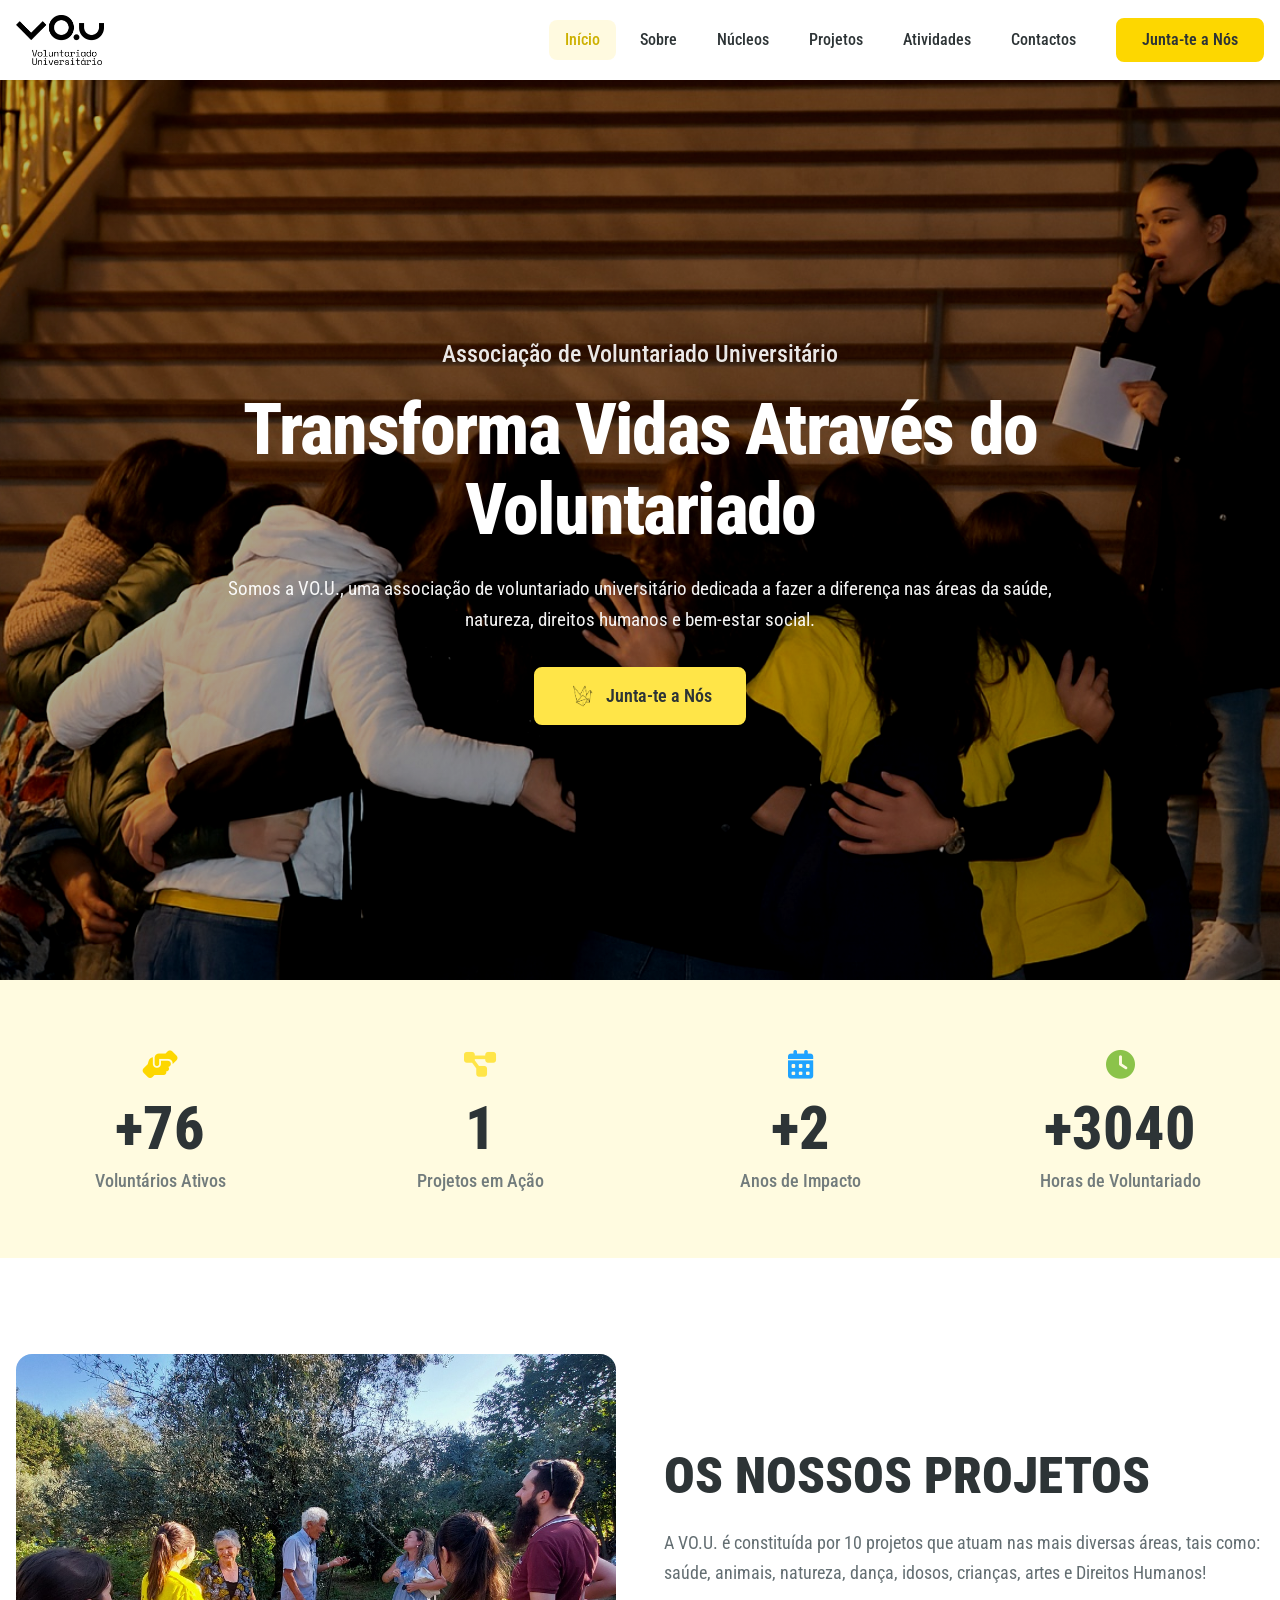
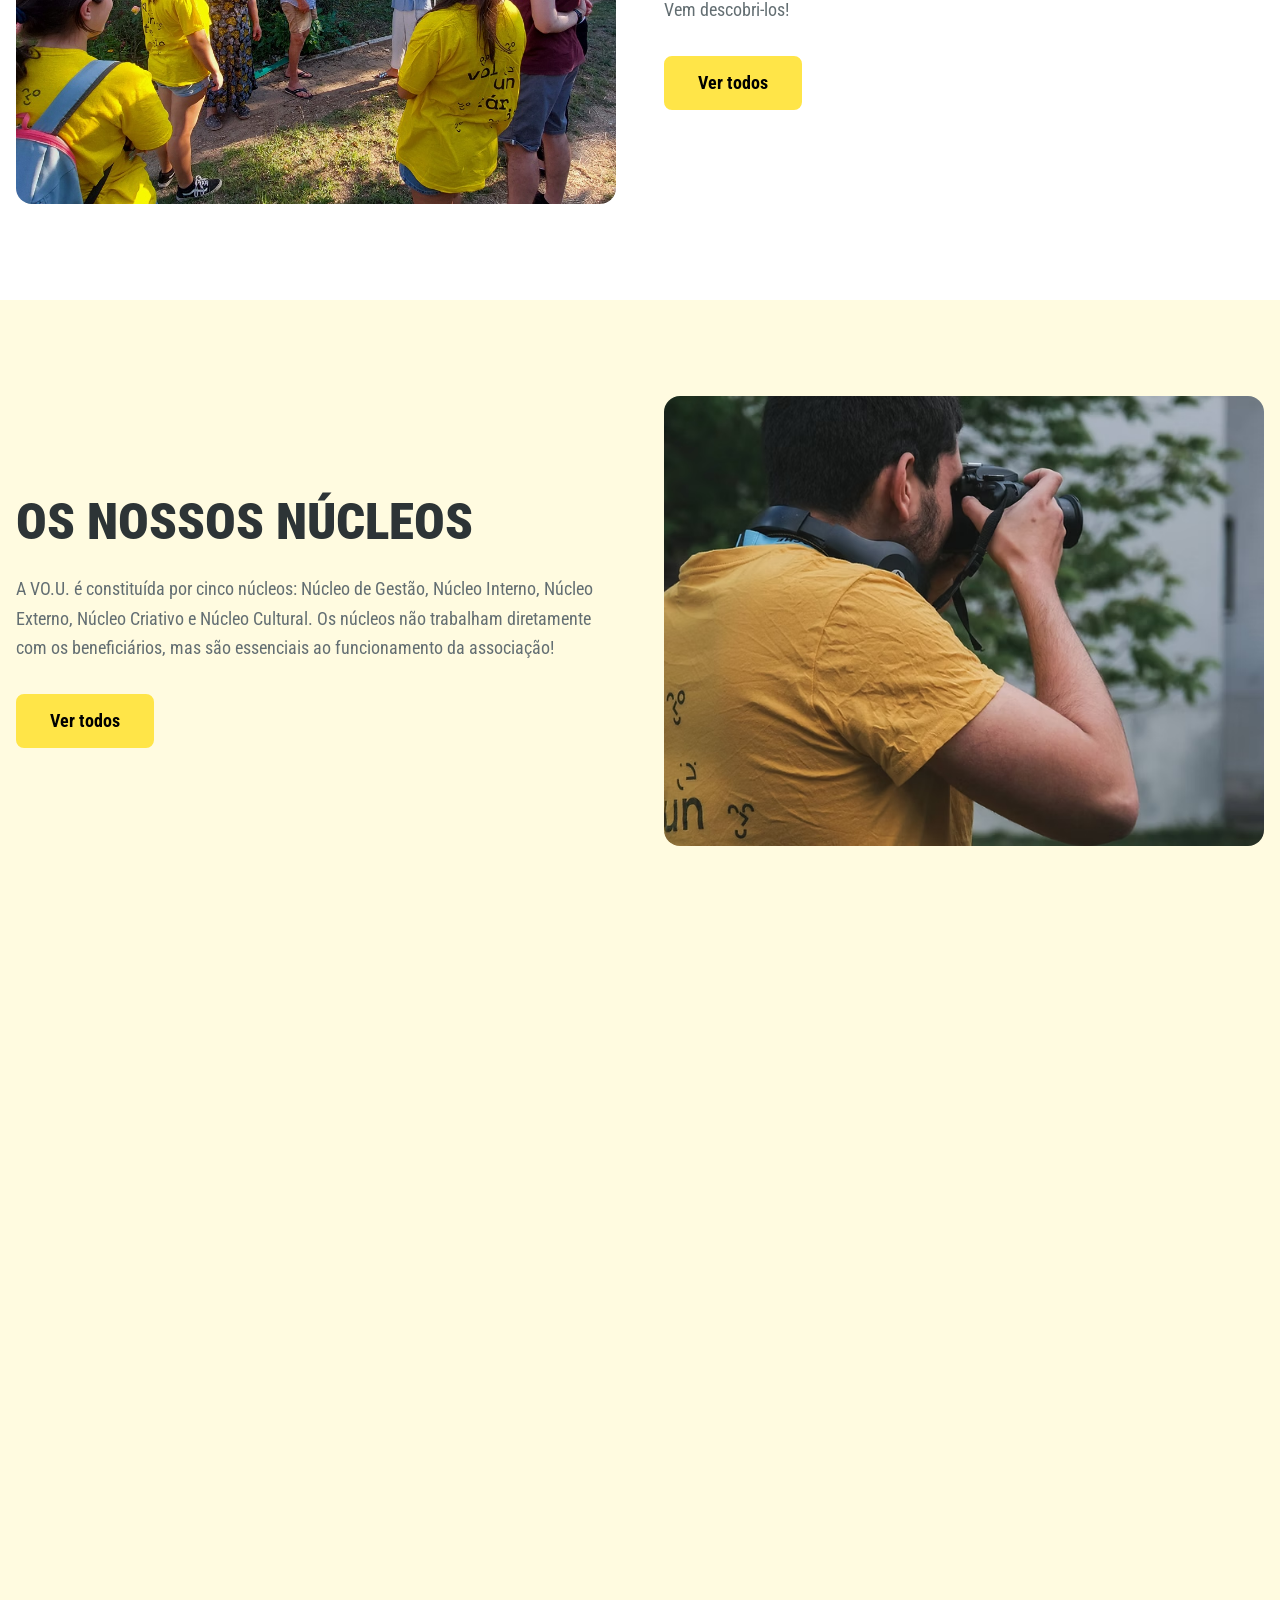
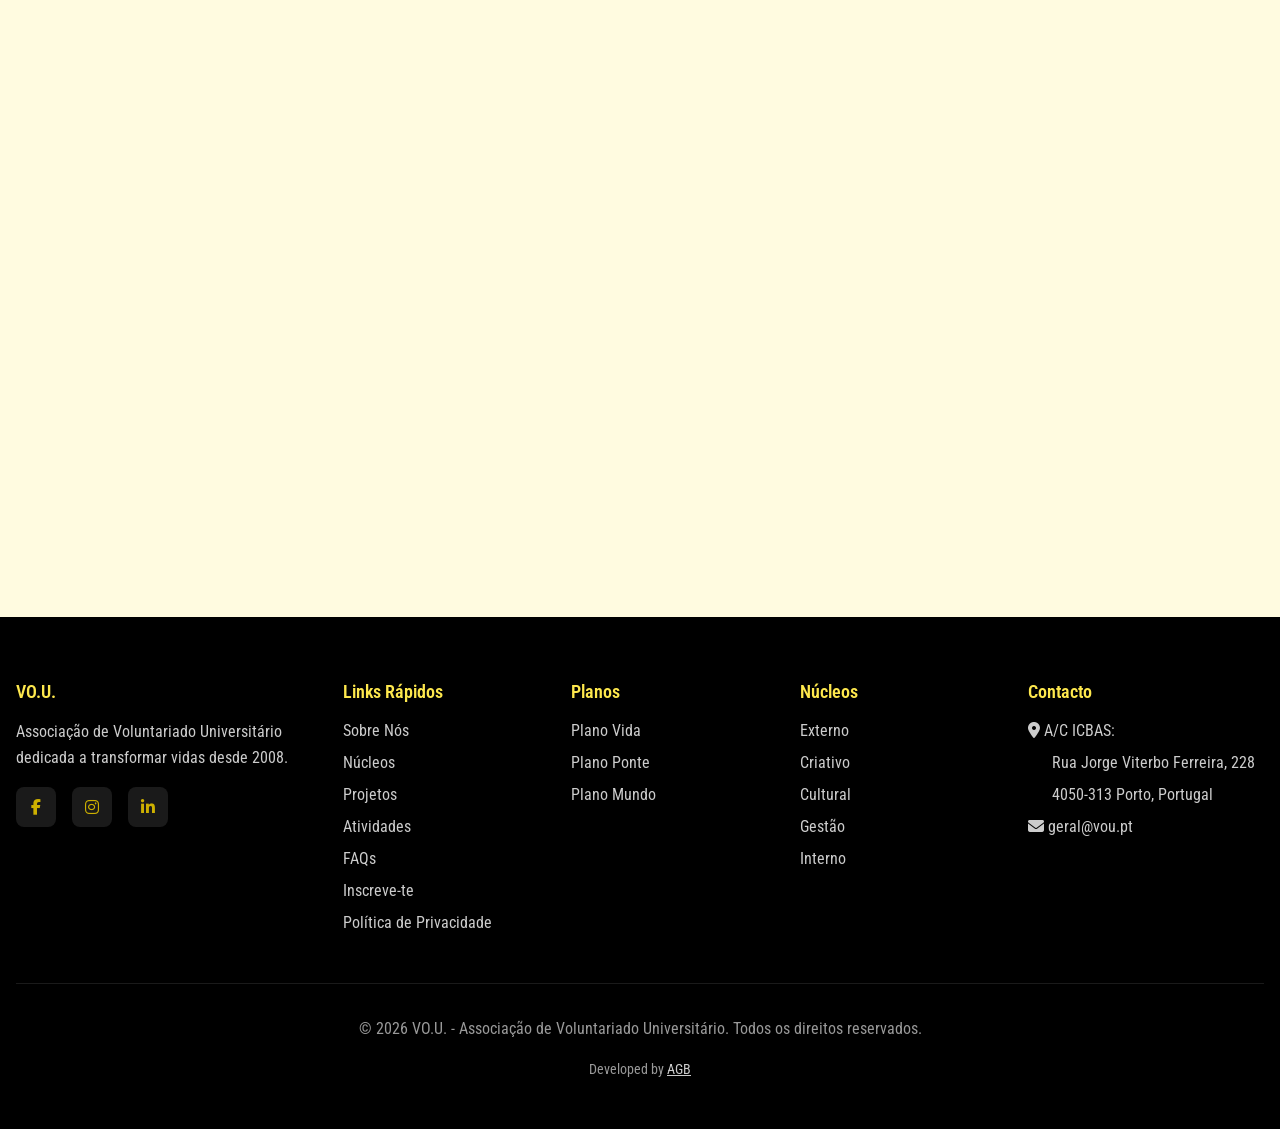
<file: index.html>
<!DOCTYPE html>
<html lang="pt">
<head>
  <meta charset="UTF-8">
  <meta name="viewport" content="width=device-width, initial-scale=1.0">
  <meta name="description" content="Junta-te à VO.U. e faz a diferença! Associação de voluntariado universitário em Porto com projetos em saúde, natureza, cultura e direitos humanos.">
  <meta name="keywords" content="voluntariado, Porto, universidade, VO.U., associação, voluntários, projetos sociais">
  <meta name="author" content="VO.U. - Associação de Voluntariado Universitário">

  <!-- Open Graph / Facebook -->
  <meta property="og:type" content="website">
  <meta property="og:url" content="https://vou-associacao.pt/">
  <meta property="og:title" content="VO.U. - Associação de Voluntariado Universitário">
  <meta property="og:description" content="Transforma vidas através do voluntariado. Junta-te à VO.U. e faz parte da mudança!">
  <meta property="og:image" content="https://vou-associacao.pt/images/logos/logo-completo.png">

  <!-- Twitter -->
  <meta property="twitter:card" content="summary_large_image">
  <meta property="twitter:title" content="VO.U. - Associação de Voluntariado Universitário">
  <meta property="twitter:description" content="Transforma vidas através do voluntariado. Junta-te à VO.U. e faz parte da mudança!">

  <title>VO.U. - Associação de Voluntariado Universitário | Porto</title>

  <!-- Favicon -->
  <link rel="icon" type="image/png" href="favicon.png?v=2">

  <!-- Stylesheets -->
  <link rel="stylesheet" href="css/main.css">

  <!-- Font Awesome for Icons -->
  <link rel="stylesheet" href="https://cdnjs.cloudflare.com/ajax/libs/font-awesome/6.5.1/css/all.min.css">

  <style>
    /* === Secções escuras (Benefícios) === */
    .dark-section .section-header__subtitle,
    .dark-section .section-header__title,
    .dark-section .section-header__description,
    .dark-section .card__title,
    .dark-section .card__text,
    .dark-section h3, .dark-section h4,
    .dark-section p {
      color: white !important;
    }
    .dark-section .card {
      background: rgba(0, 0, 0, 0.3) !important;
      backdrop-filter: blur(10px);
      border: 1px solid rgba(255, 255, 255, 0.1);
    }
    .dark-section .card i {
      color: white !important;
      opacity: 0.9;
    }
    .dark-section .section-header__title,
    .dark-section .card__title {
      text-shadow: 0 2px 8px rgba(0, 0, 0, 0.3);
    }
    .dark-section .section-header__description,
    .dark-section .card__text {
      text-shadow: 0 1px 4px rgba(0, 0, 0, 0.2);
    }

  </style>
</head>
<body>
  <!-- Skip to main content for accessibility -->
  <a href="#main-content" class="skip-to-main">Saltar para o conteúdo principal</a>

  <!-- ==================== HEADER ==================== -->
  <header class="header" id="header">
    <div class="container header__container">
      <!-- Logo -->
      <a href="index.html" class="header__logo">
        <img src="images/logos/logo.png" alt="VO.U. - Associação de Voluntariado Universitário" class="header__logo-img">
      </a>

      <!-- Navigation -->
      <nav class="nav">
        <button class="nav__toggle" id="nav-toggle" aria-label="Toggle navigation">
          <span class="nav__toggle-line"></span>
          <span class="nav__toggle-line"></span>
          <span class="nav__toggle-line"></span>
        </button>

        <ul class="nav__list" id="nav-menu">
          <li class="nav__item">
            <a href="index.html" class="nav__link active">Início</a>
          </li>
          <li class="nav__item">
            <a href="sobre.html" class="nav__link">Sobre</a>
          </li>
          <li class="nav__item">
            <a href="nucleos.html" class="nav__link">Núcleos</a>
          </li>
          <li class="nav__item">
            <a href="projetos.html" class="nav__link">Projetos</a>
          </li>
          <li class="nav__item">
            <a href="atividades.html" class="nav__link">Atividades</a>
          </li>
          <li class="nav__item">
            <a href="contactos.html" class="nav__link">Contactos</a>
          </li>
          <li class="nav__item nav__cta">
            <a href="inscricoes.html#main-content" class="btn btn-primary">Junta-te a Nós</a>
          </li>
        </ul>
      </nav>
    </div>
  </header>

  <!-- ==================== MAIN CONTENT ==================== -->
  <main id="main-content">

    <!-- Hero Section -->
    <section class="hero">
      <div class="hero__background">
        <img src="images/hero/landing.jpg" alt="Voluntários VO.U. em ação" class="hero__background-image">
      </div>
      <div class="hero__overlay"></div>

      <div class="hero__content">
        <p class="hero__subtitle">Associação de Voluntariado Universitário</p>
        <h1 class="hero__title">Transforma Vidas Através do Voluntariado</h1>
        <p class="hero__description">
          Somos a VO.U., uma associação de voluntariado universitário dedicada a fazer a diferença nas áreas da saúde, natureza, direitos humanos e bem-estar social.
        </p>
        <div class="hero__buttons">
          <a href="inscricoes.html#main-content" class="btn btn-secondary btn-lg">
            <img src="images/logos/tsuru-preto.png" alt="" style="height: 1.2em; vertical-align: middle;">
            <span>Junta-te a Nós</span>
          </a>
        </div>
      </div>
    </section>


    <!-- Stats Section -->
    <section class="stats" style="background: var(--bg-secondary) !important;">
      <div class="container">
        <div class="stats__grid">
          <div class="stats__item" data-reveal="fade-up">
            <div style="font-size: 1.8rem; color: var(--color-primary); margin-bottom: var(--space-3);"><i class="fas fa-hands-helping"></i></div>
            <div class="stats__number" data-count="500" data-prefix="+" style="color: var(--text-primary) !important; text-shadow: none !important;">0</div>
            <div class="stats__label" style="color: var(--text-secondary) !important; text-shadow: none !important;">Voluntários Ativos</div>
          </div>
          <div class="stats__item" data-reveal="fade-up">
            <div style="font-size: 1.8rem; color: var(--color-secondary); margin-bottom: var(--space-3);"><i class="fas fa-project-diagram"></i></div>
            <div class="stats__number" data-count="10" style="color: var(--text-primary) !important; text-shadow: none !important;">0</div>
            <div class="stats__label" style="color: var(--text-secondary) !important; text-shadow: none !important;">Projetos em Ação</div>
          </div>
          <div class="stats__item" data-reveal="fade-up">
            <div style="font-size: 1.8rem; color: var(--color-info); margin-bottom: var(--space-3);"><i class="fas fa-calendar-alt"></i></div>
            <div class="stats__number" data-count="18" data-prefix="+" style="color: var(--text-primary) !important; text-shadow: none !important;">0</div>
            <div class="stats__label" style="color: var(--text-secondary) !important; text-shadow: none !important;">Anos de Impacto</div>
          </div>
          <div class="stats__item" data-reveal="fade-up">
            <div style="font-size: 1.8rem; color: var(--color-success); margin-bottom: var(--space-3);"><i class="fas fa-clock"></i></div>
            <div class="stats__number" data-count="20000" data-prefix="+" style="color: var(--text-primary) !important; text-shadow: none !important;">0</div>
            <div class="stats__label" style="color: var(--text-secondary) !important; text-shadow: none !important;">Horas de Voluntariado</div>
          </div>
        </div>
      </div>
    </section>

    <!-- Os Nossos Projetos -->
    <section class="section section-lg" style="background: white;">
      <div class="container">
        <div class="two-col-section" data-reveal="fade-up" style="display: grid; grid-template-columns: 1fr 1fr; gap: var(--space-12); align-items: center;">
          <div style="overflow: hidden; border-radius: var(--radius-xl);">
            <img src="images/fotos/528299066_18474649492075252_1376945417471112752_n.jpg" alt="Voluntários da VO.U. em ação" style="width: 100%; height: 450px; object-fit: cover; display: block;">
          </div>
          <div>
            <h2 style="font-size: clamp(2rem, 4vw, 3.5rem); font-weight: 900; color: var(--text-primary); margin-bottom: var(--space-6); line-height: 1.1;">OS NOSSOS PROJETOS</h2>
            <p style="font-size: var(--text-lg); line-height: var(--leading-relaxed); color: var(--text-secondary); margin-bottom: var(--space-2);">
              A VO.U. é constituída por 10 projetos que atuam nas mais diversas áreas, tais como: saúde, animais, natureza, dança, idosos, crianças, artes e Direitos Humanos!
            </p>
            <p style="font-size: var(--text-lg); line-height: var(--leading-relaxed); color: var(--text-secondary); margin-bottom: var(--space-8);">
              Vem descobri-los!
            </p>
            <a href="projetos.html" class="btn btn-lg" style="background: var(--color-secondary); color: black; border-color: var(--color-secondary); font-weight: 700;">
              Ver todos
            </a>
          </div>
        </div>
      </div>
    </section>

    <!-- Os Nossos Núcleos -->
    <section class="section section-lg" style="background: var(--bg-secondary);">
      <div class="container">
        <div class="two-col-section" data-reveal="fade-up" style="display: grid; grid-template-columns: 1fr 1fr; gap: var(--space-12); align-items: center;">
          <div>
            <h2 style="font-size: clamp(2rem, 4vw, 3.5rem); font-weight: 900; color: var(--text-primary); margin-bottom: var(--space-6); line-height: 1.1;">OS NOSSOS NÚCLEOS</h2>
            <p style="font-size: var(--text-lg); line-height: var(--leading-relaxed); color: var(--text-secondary); margin-bottom: var(--space-8);">
              A VO.U. é constituída por cinco núcleos: Núcleo de Gestão, Núcleo Interno, Núcleo Externo, Núcleo Criativo e Núcleo Cultural. Os núcleos não trabalham diretamente com os beneficiários, mas são essenciais ao funcionamento da associação!
            </p>
            <a href="nucleos.html" class="btn btn-lg" style="background: var(--color-secondary); color: black; border-color: var(--color-secondary); font-weight: 700;">
              Ver todos
            </a>
          </div>
          <div style="overflow: hidden; border-radius: var(--radius-xl);">
            <img src="images/fotos/criativo.avif" alt="Núcleos da VO.U." style="width: 100%; height: 450px; object-fit: cover; display: block;">
          </div>
        </div>
      </div>
    </section>

    <!-- Why Volunteer Section -->
    <section class="section" style="background: var(--bg-secondary);">

      <div class="container">
        <div class="section-header" data-reveal="fade-up">
          <p class="section-header__subtitle">Porquê Voluntariar-se?</p>
          <h2 class="section-header__title">Os Benefícios do Voluntariado</h2>
        </div>

        <div class="grid grid-4">
          <div class="card" data-reveal="fade-up">
            <div class="card__body text-center">
              <div style="font-size: 2.5rem; color: var(--color-primary); margin-bottom: var(--space-3);">
                <i class="fas fa-users"></i>
              </div>
              <h4 class="card__title">Conhecer Pessoas</h4>
              <p class="card__text">
                A VO.U. é o ponto de encontro de jovens de diferentes cursos com a mesma vontade de agir. Aqui crias laços que vão muito além do voluntariado.
              </p>
            </div>
          </div>

          <div class="card" data-reveal="fade-up">
            <div class="card__body text-center">
              <div style="font-size: 2.5rem; color: var(--color-secondary); margin-bottom: var(--space-3);">
                <i class="fas fa-chart-line"></i>
              </div>
              <h4 class="card__title">Desenvolve Competências</h4>
              <p class="card__text">
                Adquire soft skills valiosas: trabalho em equipa, liderança, comunicação e gestão.
              </p>
            </div>
          </div>

          <div class="card" data-reveal="fade-up">
            <div class="card__body text-center">
              <div style="font-size: 2.5rem; color: var(--color-success); margin-bottom: var(--space-3);">
                <i class="fas fa-heart"></i>
              </div>
              <h4 class="card__title">Impacto Real</h4>
              <p class="card__text">
                Vê o resultado direto das tuas ações. Sentir que o teu tempo mudou o dia de alguém é a nossa maior recompensa.
              </p>
            </div>
          </div>

          <div class="card" data-reveal="fade-up">
            <div class="card__body text-center">
              <div style="font-size: 2.5rem; color: var(--color-info); margin-bottom: var(--space-3);">
                <i class="fas fa-certificate"></i>
              </div>
              <h4 class="card__title">Valorizar o teu CV</h4>
              <p class="card__text">
                Diferencia o teu percurso com experiência certificada. Mais do que um currículo cheio, o que conta é a atitude e o compromisso que demonstras ao assumir causas sociais.
              </p>
            </div>
          </div>
        </div>
      </div>
    </section>

    <!-- Partners Section -->
    <section class="section partners-section">
      <div class="container">
        <div class="section-header" data-reveal="fade-up">
          <p class="section-header__subtitle">Os Nossos Parceiros</p>
          <h2 class="section-header__title">Quem Nos Apoia</h2>
          <p class="section-header__description">Parceiros que partilham a nossa missão e tornam o nosso voluntariado possível.</p>
        </div>
        <div class="partners">
          <a href="https://www.seguramos.pt" class="partners__logo" data-reveal="scale" target="_blank" rel="noopener noreferrer">
            <img src="images/logos/seguramos.png" alt="Seguramos" loading="lazy">
          </a>
          <a href="https://ipdj.gov.pt" class="partners__logo" data-reveal="scale" target="_blank" rel="noopener noreferrer">
            <img src="images/logos/ipdj.png" alt="IPDJ - Instituto Português do Desporto e Juventude" loading="lazy" style="filter: invert(1);">
          </a>
          <a href="https://www.fajdp.pt" class="partners__logo" data-reveal="scale" target="_blank" rel="noopener noreferrer">
            <img src="images/logos/fajdp.png" alt="FAJDP - Federação das Associações Juvenis do Distrito do Porto" loading="lazy">
          </a>
          <a href="https://www.facebook.com/p/AE-FADEUP-100031131291097/" class="partners__logo" data-reveal="scale" target="_blank" rel="noopener noreferrer">
            <img src="images/logos/aefadeup.png" alt="AEFADEUP" loading="lazy">
          </a>
          <a href="https://aefmup.pt" class="partners__logo" data-reveal="scale" target="_blank" rel="noopener noreferrer">
            <img src="images/logos/aefmup.png" alt="AEFMUP" loading="lazy">
          </a>
          <a href="https://aeicbasup.pt" class="partners__logo" data-reveal="scale" target="_blank" rel="noopener noreferrer">
            <img src="images/logos/aeicbas.png" alt="AEICBAS - Associação de Estudantes do ICBAS" loading="lazy">
          </a>
          <a href="https://www.instagram.com/levadasdabroca/" class="partners__logo" data-reveal="scale" target="_blank" rel="noopener noreferrer">
            <img src="images/logos/levadas-da-broca.png" alt="Levadas da Broca - Tuna Feminina" loading="lazy">
          </a>
          <a href="https://www.instagram.com/gfmedicinaporto/" class="partners__logo" data-reveal="scale" target="_blank" rel="noopener noreferrer">
            <img src="images/logos/grupo-fados-medicina.png" alt="Grupo de Fados de Medicina do Porto" loading="lazy">
          </a>
          <a href="https://javardemica.org" class="partners__logo" data-reveal="scale" target="_blank" rel="noopener noreferrer">
            <img src="images/logos/jarvardemica.png" alt="Javardémica - Tuna de Ciências do Porto" loading="lazy">
          </a>
          <a href="https://www.instagram.com/s.o.t.a.o/" class="partners__logo" data-reveal="scale" target="_blank" rel="noopener noreferrer">
            <img src="images/logos/sotao.png" alt="SÓTÃO" loading="lazy">
          </a>
          <a href="https://www.facebook.com/iurisfdupjunior/" class="partners__logo" data-reveal="scale" target="_blank" rel="noopener noreferrer">
            <img src="images/logos/iuris-fdup-junior.png" alt="Iuris FDUP Júnior" loading="lazy" style="border-radius: var(--radius-lg);">
          </a>
        </div>
      </div>
    </section>

  </main>

  <!-- ==================== FOOTER ==================== -->
  <footer class="footer">
    <div class="container">
      <div class="footer__grid">
        <!-- About Section -->
        <div>
          <h3 class="footer__section-title">VO.U.</h3>
          <p style="color: rgba(255,255,255,0.8); margin-bottom: var(--space-4);">
            Associação de Voluntariado Universitário dedicada a transformar vidas desde 2008.
          </p>
          <div class="footer__social">
            <a href="https://www.facebook.com/VO.U.associacao?locale=pt_PT" class="footer__social-link" aria-label="Facebook" target="_blank" rel="noopener noreferrer">
              <i class="fab fa-facebook-f"></i>
            </a>
            <a href="https://www.instagram.com/vou.associacao/" class="footer__social-link" aria-label="Instagram" target="_blank" rel="noopener noreferrer">
              <i class="fab fa-instagram"></i>
            </a>
            <a href="https://www.linkedin.com/company/associacaovoluntariadouniversitariovou/" class="footer__social-link" aria-label="LinkedIn" target="_blank" rel="noopener noreferrer">
              <i class="fab fa-linkedin-in"></i>
            </a>
          </div>
        </div>

        <!-- Quick Links -->
        <div>
          <h3 class="footer__section-title">Links Rápidos</h3>
          <ul class="footer__list">
            <li><a href="sobre.html" class="footer__link">Sobre Nós</a></li>
            <li><a href="nucleos.html" class="footer__link">Núcleos</a></li>
            <li><a href="projetos.html" class="footer__link">Projetos</a></li>
            <li><a href="atividades.html" class="footer__link">Atividades</a></li>
            <li><a href="faqs.html" class="footer__link">FAQs</a></li>
            <li><a href="inscricoes.html" class="footer__link">Inscreve-te</a></li>
            <li><a href="privacidade.html" class="footer__link">Política de Privacidade</a></li>
          </ul>
        </div>

        <!-- Planos -->
        <div>
          <h3 class="footer__section-title">Planos</h3>
          <ul class="footer__list">
            <li><a href="projetos.html" class="footer__link">Plano Vida</a></li>
            <li><a href="projetos.html" class="footer__link">Plano Ponte</a></li>
            <li><a href="projetos.html" class="footer__link">Plano Mundo</a></li>
          </ul>
        </div>

        <!-- Núcleos -->
        <div>
          <h3 class="footer__section-title">Núcleos</h3>
          <ul class="footer__list">
            <li><a href="nucleos.html" class="footer__link">Externo</a></li>
            <li><a href="nucleos.html" class="footer__link">Criativo</a></li>
            <li><a href="nucleos.html" class="footer__link">Cultural</a></li>
            <li><a href="nucleos.html" class="footer__link">Gestão</a></li>
            <li><a href="nucleos.html" class="footer__link">Interno</a></li>
          </ul>
        </div>

        <!-- Contact -->
        <div>
          <h3 class="footer__section-title">Contacto</h3>
          <ul class="footer__list">
            <li style="color: rgba(255,255,255,0.8);">
              <i class="fas fa-map-marker-alt"></i>
              A/C ICBAS:
            </li>
            <li style="color: rgba(255,255,255,0.8); padding-left: 1.5rem;">
              Rua Jorge Viterbo Ferreira, 228
            </li>
            <li style="color: rgba(255,255,255,0.8); padding-left: 1.5rem;">
              4050-313 Porto, Portugal
            </li>
            <li>
              <a href="mailto:geral@vou.pt" class="footer__link">
                <i class="fas fa-envelope"></i>
                geral@vou.pt
              </a>
            </li>
          </ul>
        </div>
      </div>

      <!-- Bottom Bar -->
      <div class="footer__bottom">
        <p>&copy; 2026 VO.U. - Associação de Voluntariado Universitário. Todos os direitos reservados.</p>
        <p style="margin-top: var(--space-2); font-size: var(--text-sm); color: rgba(255,255,255,0.6);">Developed by <a href="https://www.agbcorporate.pt" target="_blank" rel="noopener noreferrer" style="color: rgba(255,255,255,0.8); text-decoration: underline;">AGB</a></p>
      </div>
    </div>
  </footer>

  <!-- JavaScript -->
  <script src="js/main.js"></script>
</body>
</html>
</file>
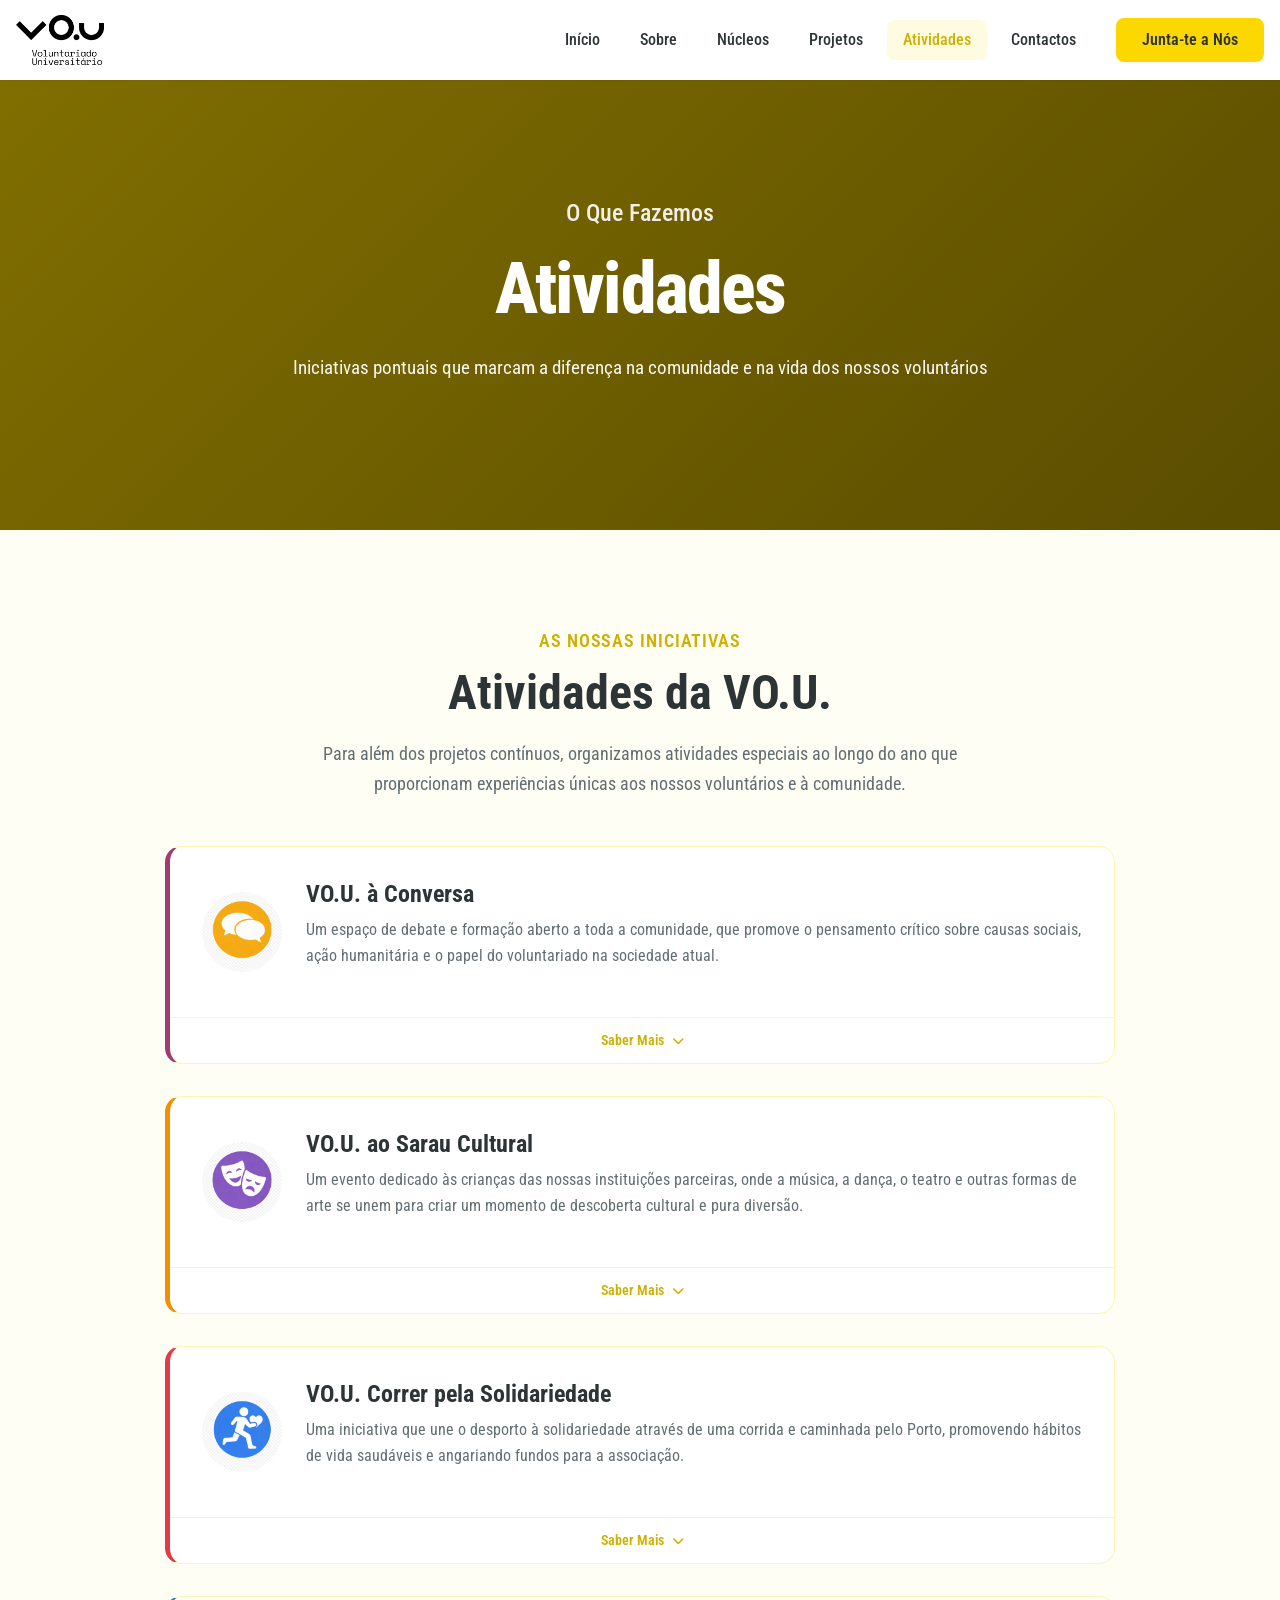
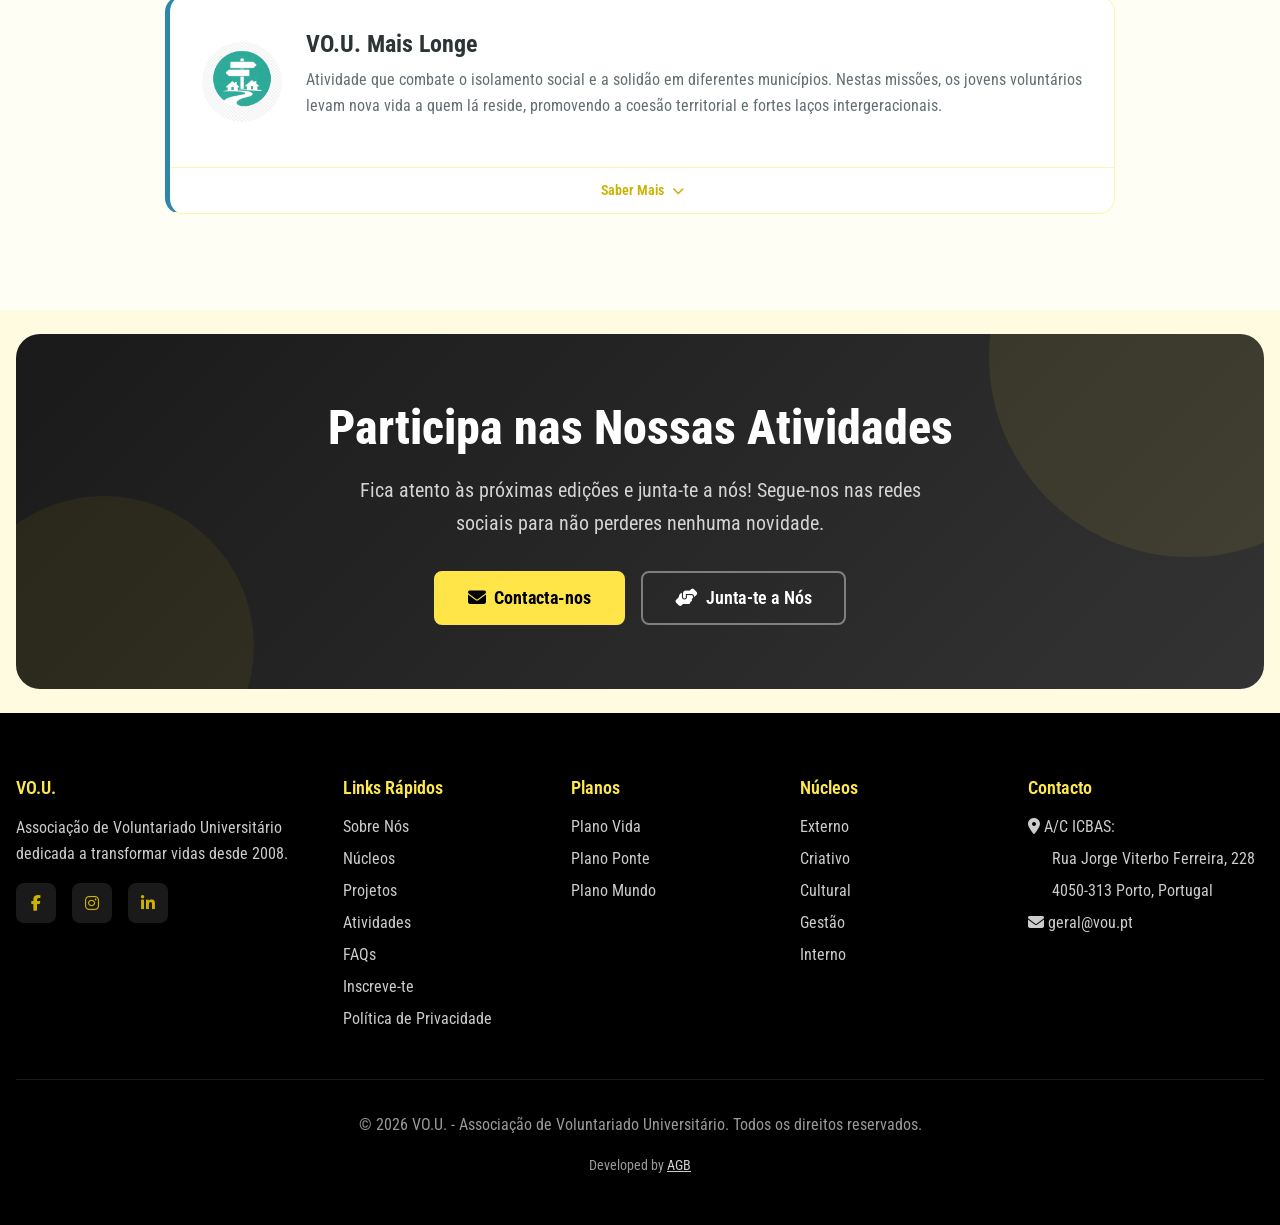
<file: atividades.html>
<!DOCTYPE html>
<html lang="pt">
<head>
  <meta charset="UTF-8">
  <meta name="viewport" content="width=device-width, initial-scale=1.0">
  <meta name="description" content="Atividades da VO.U.: VO.U. à Conversa, VO.U. ao Sarau Cultural, VO.U. Correr pela Solidariedade e VO.U. Mais Longe. Descobre as nossas iniciativas.">

  <!-- Open Graph -->
  <meta property="og:type" content="website">
  <meta property="og:title" content="Atividades | VO.U. - Associação de Voluntariado">
  <meta property="og:description" content="Atividades e eventos da VO.U. - Voluntariado Universitário do Porto.">
  <meta property="og:image" content="https://vou-associacao.pt/images/logos/logo-completo.png">
  <title>Atividades | VO.U. - Associação de Voluntariado Universitário</title>

  <link rel="icon" type="image/png" href="favicon.png?v=2">
  <link rel="stylesheet" href="css/main.css">
  <link rel="stylesheet" href="https://cdnjs.cloudflare.com/ajax/libs/font-awesome/6.5.1/css/all.min.css">

  <style>
    .atividade-card {
      border-left: 5px solid var(--atividade-color, var(--color-primary));
      overflow: hidden;
    }

    .atividade-header {
      display: flex;
      align-items: center;
      gap: var(--space-6);
      padding: var(--space-8);
    }

    .atividade-icon {
      width: 80px;
      height: 80px;
      min-width: 80px;
      border-radius: var(--radius-full);
      display: flex;
      align-items: center;
      justify-content: center;
      font-size: 2rem;
      color: white;
    }

    .atividade-info h3 {
      font-size: var(--text-2xl);
      margin-bottom: var(--space-2);
    }

    .atividade-info p {
      color: var(--text-secondary);
      font-size: var(--text-base);
      line-height: var(--leading-relaxed);
    }

    .atividade-section {
      margin-bottom: var(--space-8);
    }

    .atividade-section:last-child {
      margin-bottom: 0;
    }

    .atividade-section h5 {
      font-size: var(--text-lg);
      color: var(--text-primary);
      margin-bottom: var(--space-4);
      display: flex;
      align-items: center;
      gap: var(--space-2);
    }

    .atividade-section h5 i {
      color: var(--atividade-color, var(--color-primary));
    }

    .atividade-objectives {
      list-style: none;
      padding: 0;
    }

    .atividade-objectives li {
      margin-bottom: var(--space-3);
      display: flex;
      gap: var(--space-3);
      align-items: flex-start;
    }

    .atividade-objectives li i {
      color: var(--color-success);
      margin-top: 4px;
      flex-shrink: 0;
    }

    .atividade-gallery {
      display: grid;
      grid-template-columns: repeat(auto-fit, minmax(200px, 1fr));
      gap: var(--space-4);
    }

    .atividade-gallery__item {
      height: 180px;
      background: var(--bg-secondary);
      border-radius: var(--radius-lg);
      display: flex;
      flex-direction: column;
      align-items: center;
      justify-content: center;
      color: var(--text-light);
      gap: var(--space-2);
      border: 2px dashed var(--border-color);
    }

    .atividade-gallery__item i {
      font-size: 2rem;
    }

    .atividade-gallery__item span {
      font-size: var(--text-sm);
    }

    .testimonials-grid {
      display: grid;
      grid-template-columns: repeat(auto-fit, minmax(280px, 1fr));
      gap: var(--space-6);
    }

    .testimonial-card {
      background: var(--bg-secondary);
      border-radius: var(--radius-lg);
      padding: var(--space-6);
      position: relative;
    }

    .testimonial-card__quote {
      font-size: 3rem;
      color: var(--atividade-color, var(--color-primary));
      opacity: 0.3;
      position: absolute;
      top: var(--space-3);
      left: var(--space-4);
      font-family: Georgia, serif;
      line-height: 1;
    }

    .testimonial-card__text {
      font-style: italic;
      color: var(--text-secondary);
      line-height: var(--leading-relaxed);
      margin-bottom: var(--space-4);
      padding-top: var(--space-4);
    }

    .testimonial-card__author {
      font-weight: var(--font-semibold);
      color: var(--text-primary);
    }

    .testimonial-card__role {
      font-size: var(--text-sm);
      color: var(--text-light);
    }

    @media (max-width: 640px) {
      .atividade-header {
        flex-direction: column;
        text-align: center;
      }

      .atividade-gallery {
        grid-template-columns: 1fr 1fr;
      }

      .atividade-gallery__item {
        height: 140px;
      }
    }
  </style>
</head>
<body>
  <a href="#main-content" class="skip-to-main">Saltar para o conteúdo principal</a>

  <!-- ==================== HEADER ==================== -->
  <header class="header" id="header">
    <div class="container header__container">
      <!-- Logo -->
      <a href="index.html" class="header__logo">
        <img src="images/logos/logo.png" alt="VO.U. - Associação de Voluntariado Universitário" class="header__logo-img">
      </a>

      <!-- Navigation -->
      <nav class="nav">
        <button class="nav__toggle" id="nav-toggle" aria-label="Toggle navigation">
          <span class="nav__toggle-line"></span>
          <span class="nav__toggle-line"></span>
          <span class="nav__toggle-line"></span>
        </button>

        <ul class="nav__list" id="nav-menu">
          <li class="nav__item">
            <a href="index.html" class="nav__link">Início</a>
          </li>
          <li class="nav__item">
            <a href="sobre.html" class="nav__link">Sobre</a>
          </li>
          <li class="nav__item">
            <a href="nucleos.html" class="nav__link">Núcleos</a>
          </li>
          <li class="nav__item">
            <a href="projetos.html" class="nav__link">Projetos</a>
          </li>
          <li class="nav__item">
            <a href="atividades.html" class="nav__link active">Atividades</a>
          </li>
          <li class="nav__item">
            <a href="contactos.html" class="nav__link">Contactos</a>
          </li>
          <li class="nav__item nav__cta">
            <a href="inscricoes.html#main-content" class="btn btn-primary">Junta-te a Nós</a>
          </li>
        </ul>
      </nav>
    </div>
  </header>

  <main id="main-content">
    <!-- Hero Section -->
    <section class="hero" style="min-height: 50vh;">
      <div class="hero__background">
        <div style="position: absolute; inset: 0; background: linear-gradient(135deg, var(--color-yellow-800) 0%, var(--color-yellow-900) 100%);"></div>
      </div>
      <div class="hero__content">
        <p class="hero__subtitle">O Que Fazemos</p>
        <h1 class="hero__title">Atividades</h1>
        <p class="hero__description">
          Iniciativas pontuais que marcam a diferença na comunidade e na vida dos nossos voluntários
        </p>
      </div>
    </section>

    <!-- Atividades Section -->
    <section class="section section-lg">
      <div class="container">
        <div class="section-header" data-reveal="fade-up">
          <p class="section-header__subtitle">As Nossas Iniciativas</p>
          <h2 class="section-header__title">Atividades da VO.U.</h2>
          <p class="section-header__description">
            Para além dos projetos contínuos, organizamos atividades especiais ao longo do ano que proporcionam experiências únicas aos nossos voluntários e à comunidade.
          </p>
        </div>

        <div style="max-width: 950px; margin: 0 auto; display: flex; flex-direction: column; gap: var(--space-8);">

          <!-- 1. VO.U. à Conversa -->
          <div class="card atividade-card" data-expandable data-reveal="fade-up" style="--atividade-color: #A23B72;">
            <div class="atividade-header">
              <div class="atividade-icon" style="background: #A23B72; overflow: hidden;">
                <img src="images/logos/logo-conversa.jpeg" alt="VO.U. à Conversa" style="width: 100%; height: 100%; object-fit: cover;">
              </div>
              <div class="atividade-info">
                <h3>VO.U. à Conversa</h3>
                <p>Um espaço de debate e formação aberto a toda a comunidade, que promove o pensamento crítico sobre causas sociais, ação humanitária e o papel do voluntariado na sociedade atual.</p>
              </div>
            </div>
            <button class="expand-btn" aria-expanded="false">
              <span>Saber Mais</span>
              <i class="fas fa-chevron-down"></i>
            </button>
            <div class="expandable-details">
              <div class="expandable-details__inner">

                <div class="atividade-section">
                  <h5><i class="fas fa-align-left"></i> Descrição</h5>
                  <p>O VO.U. à Conversa é a nossa plataforma de diálogo e consciencialização por excelência. Esta iniciativa pontual nasce da vontade de ir além da prática e refletir sobre os pilares que sustentam o voluntariado. Num ambiente informal e descontraído, desafiamos estudantes e cidadãos a questionar, trocar experiências e aprofundar o seu envolvimento cívico.</p>
                  <p style="margin-top: var(--space-3);">A programação do evento é pensada para ser variada e impactante: desde palestras com convidados experientes na área da ação humanitária até testemunhos reais que inspiram à mudança. Nas edições mais recentes, o projeto evoluiu para incluir uma forte vertente prática, com workshops e sessões de formação que dotam os participantes de ferramentas úteis para a sua vida em sociedade e para a sua atuação enquanto voluntários. É o momento ideal para parar, ouvir e discutir o impacto que cada um de nós pode ter na comunidade.</p>
                </div>

                <div class="atividade-section">
                  <h5><i class="fas fa-bullseye"></i> Objetivos</h5>
                  <ul class="atividade-objectives">
                    <li>
                      <i class="fas fa-check-circle"></i>
                      <span>Estimular o Pensamento Crítico</span>
                    </li>
                    <li>
                      <i class="fas fa-check-circle"></i>
                      <span>Promover a Formação Prática</span>
                    </li>
                    <li>
                      <i class="fas fa-check-circle"></i>
                      <span>Fomentar o Diálogo Aberto</span>
                    </li>
                    <li>
                      <i class="fas fa-check-circle"></i>
                      <span>Incentivar o Envolvimento Cívico</span>
                    </li>
                  </ul>
                </div>

                <div class="atividade-section">
                  <h5><i class="fas fa-hand-point-up"></i> Como participar?</h5>
                  <p>O VO.U. à Conversa é um evento aberto a todos os interessados, quer já sejas voluntário da associação ou não. As inscrições são divulgadas através das nossas redes sociais, por isso atenção para saberes a data, o local e os temas de cada edição. Basta seguires os passos indicados nos posts de divulgação para garantires o teu lugar nesta partilha de ideias!</p>
                </div>

                <div class="atividade-section">
                  <h5><i class="fas fa-quote-left"></i> Testemunho</h5>
                  <blockquote style="border-left: 3px solid #A23B72; padding-left: var(--space-4); margin: 0; font-style: italic; color: var(--text-secondary);">
                    "O VO.U. à Conversa é uma atividade necessária, faz-nos pensar sobre temáticas atuais. É um espaço de discussão livre e pensamento crítico. É uma ótima forma de conhecer pessoas com os mesmos interesses, quer estejam já ligadas à VO.U. ou não. Acredito que saímos com uma visão mais aberta sobre o impacto que podemos ter na comunidade."
                    <footer style="margin-top: var(--space-2); font-style: normal; font-weight: 600; color: var(--text-primary);">— Inês Esteves</footer>
                  </blockquote>
                </div>

                <div class="atividade-section">
                  <h5><i class="fas fa-images"></i> Galeria</h5>
                  <div class="atividade-gallery">
                    <img src="images/fotos/atividades/conversa-1.jpg" alt="VO.U. à Conversa" style="height: 180px; border-radius: var(--radius-lg); object-fit: cover; width: 100%;">
                    <img src="images/fotos/atividades/conversa-2.jpg" alt="VO.U. à Conversa" style="height: 180px; border-radius: var(--radius-lg); object-fit: cover; width: 100%;">
                    <img src="images/fotos/atividades/conversa-3.jpg" alt="VO.U. à Conversa" style="height: 180px; border-radius: var(--radius-lg); object-fit: cover; width: 100%;">
                    <img src="images/fotos/atividades/conversa-4.jpg" alt="VO.U. à Conversa" style="height: 180px; border-radius: var(--radius-lg); object-fit: cover; width: 100%;">
                  </div>
                </div>

              </div>
            </div>
          </div>

          <!-- 2. VO.U. ao Sarau Cultural -->
          <div class="card atividade-card" data-expandable data-reveal="fade-up" style="--atividade-color: #F18F01;">
            <div class="atividade-header">
              <div class="atividade-icon" style="background: #F18F01; overflow: hidden;">
                <img src="images/logos/logo-sarau.jpeg" alt="VO.U. ao Sarau Cultural" style="width: 100%; height: 100%; object-fit: cover;">
              </div>
              <div class="atividade-info">
                <h3>VO.U. ao Sarau Cultural</h3>
                <p>Um evento dedicado às crianças das nossas instituições parceiras, onde a música, a dança, o teatro e outras formas de arte se unem para criar um momento de descoberta cultural e pura diversão.</p>
              </div>
            </div>
            <button class="expand-btn" aria-expanded="false">
              <span>Saber Mais</span>
              <i class="fas fa-chevron-down"></i>
            </button>
            <div class="expandable-details">
              <div class="expandable-details__inner">

                <div class="atividade-section">
                  <h5><i class="fas fa-align-left"></i> Descrição</h5>
                  <p>O VO.U. ao Sarau Cultural nasce da convicção de que a arte deve ser acessível a todos. É um evento desenhado para tirar as crianças das suas rotinas habituais e transportá-las para um cenário de descoberta e encantamento. O Sarau Cultural transforma palcos de referência num espaço de partilha onde o talento dos nossos voluntários e artistas convidados encontra o entusiasmo do público mais especial da associação.</p>
                  <p style="margin-top: var(--space-3);">Mais do que um espetáculo, é um momento de imersão cultural. Entre acordes de música, passos de dança, cenas de teatro e truques de magia, construímos um ambiente lúdico e seguro onde cada criança é convidada a sonhar e a criar. O evento culmina num lanche de convívio, reforçando os laços de amizade entre a VO.U., os voluntários e as instituições, provando que a cultura é, acima de tudo, uma linguagem de união.</p>
                </div>

                <div class="atividade-section">
                  <h5><i class="fas fa-bullseye"></i> Objetivos</h5>
                  <ul class="atividade-objectives">
                    <li>
                      <i class="fas fa-check-circle"></i>
                      <span>Promover o acesso das crianças à cultura e às artes</span>
                    </li>
                    <li>
                      <i class="fas fa-check-circle"></i>
                      <span>Proporcionar momentos de lazer, animação e convívio</span>
                    </li>
                    <li>
                      <i class="fas fa-check-circle"></i>
                      <span>Estimular a criatividade e a descoberta cultural</span>
                    </li>
                    <li>
                      <i class="fas fa-check-circle"></i>
                      <span>Reforçar a ligação entre a VO.U., os seus voluntários e as instituições parceiras</span>
                    </li>
                  </ul>
                </div>

                <div class="atividade-section">
                  <h5><i class="fas fa-images"></i> Galeria</h5>
                  <div class="atividade-gallery">
                    <img src="images/fotos/atividades/sarau-1.jpeg" alt="VO.U. ao Sarau Cultural" style="height: 180px; border-radius: var(--radius-lg); object-fit: cover; width: 100%;">
                    <img src="images/fotos/atividades/sarau-2.jpeg" alt="VO.U. ao Sarau Cultural" style="height: 180px; border-radius: var(--radius-lg); object-fit: cover; width: 100%;">
                    <img src="images/fotos/atividades/sarau-3.jpeg" alt="VO.U. ao Sarau Cultural" style="height: 180px; border-radius: var(--radius-lg); object-fit: cover; width: 100%;">
                    <img src="images/fotos/atividades/sarau-4.jpeg" alt="VO.U. ao Sarau Cultural" style="height: 180px; border-radius: var(--radius-lg); object-fit: cover; width: 100%;">
                  </div>
                </div>

              </div>
            </div>
          </div>

          <!-- 3. VO.U. Correr pela Solidariedade -->
          <div class="card atividade-card" data-expandable data-reveal="fade-up" style="--atividade-color: #E63946;">
            <div class="atividade-header">
              <div class="atividade-icon" style="background: #E63946; overflow: hidden;">
                <img src="images/logos/logo-corrida.jpeg" alt="VO.U. Correr pela Solidariedade" style="width: 100%; height: 100%; object-fit: cover;">
              </div>
              <div class="atividade-info">
                <h3>VO.U. Correr pela Solidariedade</h3>
                <p>Uma iniciativa que une o desporto à solidariedade através de uma corrida e caminhada pelo Porto, promovendo hábitos de vida saudáveis e angariando fundos para a associação.</p>
              </div>
            </div>
            <button class="expand-btn" aria-expanded="false">
              <span>Saber Mais</span>
              <i class="fas fa-chevron-down"></i>
            </button>
            <div class="expandable-details">
              <div class="expandable-details__inner">

                <div class="atividade-section">
                  <h5><i class="fas fa-align-left"></i> Descrição</h5>
                  <p>VO.U. Correr pela Solidariedade é uma iniciativa que alia a promoção do bem-estar físico ao espírito cívico e solidário. Realizada em parceria com grupos de corrida locais, como o Miles & Vibes – Run Club, a atividade convida voluntários e a comunidade em geral para um percurso de corrida ou caminhada que atravessa pontos icónicos da cidade do Porto.</p>
                  <p style="margin-top: var(--space-3);">Mais do que um evento desportivo, esta corrida é uma montra do trabalho da associação. Para além do percurso, o evento inclui momentos de formação ou lazer dinamizados pelos nossos projetos (como workshops de primeiros socorros pelo VO.U. Socorrer ou aulas de dança pelo VO.U. Pirueta). Todos os donativos e inscrições revertem inteiramente para a VO.U., garantindo que possamos continuar a levar os nossos projetos e núcleos a quem mais precisa.</p>
                </div>

                <div class="atividade-section">
                  <h5><i class="fas fa-bullseye"></i> Objetivos</h5>
                  <ul class="atividade-objectives">
                    <li>
                      <i class="fas fa-check-circle"></i>
                      <span>Promover a Saúde e Bem-Estar</span>
                    </li>
                    <li>
                      <i class="fas fa-check-circle"></i>
                      <span>Angariar Fundos</span>
                    </li>
                    <li>
                      <i class="fas fa-check-circle"></i>
                      <span>Dar Visibilidade aos Projetos</span>
                    </li>
                    <li>
                      <i class="fas fa-check-circle"></i>
                      <span>Fortalecer o Espírito Comunitário</span>
                    </li>
                  </ul>
                </div>

                <div class="atividade-section">
                  <h5><i class="fas fa-hand-point-up"></i> Como participar?</h5>
                  <p>A atividade ocorre habitualmente no segundo semestre do mandato. Para participares, mantém-te com atenção às nossas redes sociais, onde disponibilizamos o formulário de inscrição e os detalhes do percurso.</p>
                </div>

              </div>
            </div>
          </div>

          <!-- 4. VO.U. Mais Longe -->
          <div class="card atividade-card" data-expandable data-reveal="fade-up" style="--atividade-color: #2E86AB;">
            <div class="atividade-header">
              <div class="atividade-icon" style="background: #2E86AB; overflow: hidden;">
                <img src="images/logos/logo-mais-longe.jpeg" alt="VO.U. Mais Longe" style="width: 100%; height: 100%; object-fit: cover;">
              </div>
              <div class="atividade-info">
                <h3>VO.U. Mais Longe</h3>
                <p>Atividade que combate o isolamento social e a solidão em diferentes municípios. Nestas missões, os jovens voluntários levam nova vida a quem lá reside, promovendo a coesão territorial e fortes laços intergeracionais.</p>
              </div>
            </div>
            <button class="expand-btn" aria-expanded="false">
              <span>Saber Mais</span>
              <i class="fas fa-chevron-down"></i>
            </button>
            <div class="expandable-details">
              <div class="expandable-details__inner">

                <div class="atividade-section">
                  <h5><i class="fas fa-align-left"></i> Descrição</h5>
                  <p>O VO.U. Mais Longe é uma iniciativa que reflete o compromisso da VO.U. com o combate ao isolamento social e à desertificação do interior de Portugal. Através do voluntariado universitário, o projeto visa atenuar o impacto do envelhecimento populacional e da falta de investimento em zonas remotas, promovendo a coesão territorial em aldeias e vilas onde a carência de oferta cultural e o isolamento dos idosos são mais acentuados.</p>
                  <p style="margin-top: var(--space-3);">Durante uma semana, grupos de voluntários entre os 18 e os 30 anos dinamizam um conjunto diversificado de ações, como o "Porta-a-Porta", visitas a lares e centros de dia, e workshops formativos, levando novas vivências a populações que se encontram à margem dos grandes circuitos sociais. Através de parcerias estratégicas com autarquias e juntas de freguesia, o projeto cria uma experiência de proximidade que envolve idosos, creches e instituições de apoio local, sensibilizando a camada jovem para a realidade de Portugal.</p>
                  <p style="margin-top: var(--space-3);">Desde a sua génese em 2018 (Mogadouro), o projeto tem percorrido o país, deixando marcas em municípios como Fornos de Algodres (2019), Sabrosa (2022), Vila Nova de Foz Côa (2023), Viseu (2024) e, mais recentemente, na Guarda (2025). O impacto social desta missão tem sido destacado por órgãos de referência como o Jornal Expresso e em reportagens no Canal N.</p>
                </div>

                <div class="atividade-section">
                  <h5><i class="fas fa-bullseye"></i> Objetivos</h5>
                  <ul class="atividade-objectives">
                    <li>
                      <i class="fas fa-check-circle"></i>
                      <span>Combater o isolamento social</span>
                    </li>
                    <li>
                      <i class="fas fa-check-circle"></i>
                      <span>Promover a coesão territorial</span>
                    </li>
                    <li>
                      <i class="fas fa-check-circle"></i>
                      <span>Fomentar dinâmicas intergeracionais</span>
                    </li>
                    <li>
                      <i class="fas fa-check-circle"></i>
                      <span>Sensibilizar a comunidade juvenil</span>
                    </li>
                  </ul>
                </div>

                <div class="atividade-section">
                  <h5><i class="fas fa-hand-point-up"></i> Como participar?</h5>
                  <p>As inscrições para o VO.U. Mais Longe abrem anualmente antes do início do verão, coincidindo com o final do segundo semestre académico. Todo o processo é divulgado através das redes sociais da Associação, onde são explicados detalhadamente todos os passos para a candidatura.</p>
                </div>

                <div class="atividade-section">
                  <h5><i class="fas fa-quote-left"></i> Testemunho</h5>
                  <blockquote style="border-left: 3px solid #2E86AB; padding-left: var(--space-4); margin: 0; font-style: italic; color: var(--text-secondary);">
                    "O VO.U. Mais Longe foi, sem dúvida, um dos pontos altos do meu verão passado. Foram dias intensos de voluntariado, onde combatemos o isolamento social com sorrisos, música e muita proximidade. É impossível ficar indiferente ao carinho das pessoas que visitámos e à energia contagiante do grupo de voluntários. Recomendo a todos os que queiram fazer a diferença e conhecer um Portugal que muitas vezes esquecemos, mas que tem tanto para nos dar."
                    <footer style="margin-top: var(--space-2); font-style: normal; font-weight: 600; color: var(--text-primary);">— Raquel Costa</footer>
                  </blockquote>
                </div>

                <div class="atividade-section">
                  <h5><i class="fas fa-images"></i> Galeria</h5>
                  <div class="atividade-gallery">
                    <img src="images/fotos/atividades/mais-longe-1.jpg" alt="VO.U. Mais Longe" style="height: 180px; border-radius: var(--radius-lg); object-fit: cover; width: 100%;">
                    <img src="images/fotos/atividades/mais-longe-2.jpg" alt="VO.U. Mais Longe" style="height: 180px; border-radius: var(--radius-lg); object-fit: cover; width: 100%;">
                    <img src="images/fotos/atividades/mais-longe-3.jpg" alt="VO.U. Mais Longe" style="height: 180px; border-radius: var(--radius-lg); object-fit: cover; width: 100%;">
                    <img src="images/fotos/atividades/mais-longe-4.jpg" alt="VO.U. Mais Longe" style="height: 180px; border-radius: var(--radius-lg); object-fit: cover; width: 100%;">
                  </div>
                </div>

              </div>
            </div>
          </div>

        </div>
      </div>
    </section>

    <!-- CTA Section -->
    <section style="padding: var(--space-6) 0; background: var(--bg-secondary);">
      <div class="container">
        <div data-reveal="fade-up" style="background: linear-gradient(135deg, #1a1a1a 0%, #333 100%); border-radius: var(--radius-2xl); padding: var(--space-16) var(--space-8); text-align: center; position: relative; overflow: hidden;">
          <div style="position: absolute; top: -50%; right: -10%; width: 400px; height: 400px; background: var(--color-secondary); border-radius: 50%; opacity: 0.08;"></div>
          <div style="position: absolute; bottom: -30%; left: -5%; width: 300px; height: 300px; background: var(--color-primary); border-radius: 50%; opacity: 0.06;"></div>
          <div style="position: relative; z-index: 1;">
            <h2 style="font-size: clamp(var(--text-3xl), 4vw, var(--text-5xl)); color: white; margin-bottom: var(--space-4); font-weight: 800;">Participa nas Nossas Atividades</h2>
            <p style="font-size: var(--text-xl); color: rgba(255,255,255,0.8); margin-bottom: var(--space-8); max-width: 600px; margin-left: auto; margin-right: auto;">
              Fica atento às próximas edições e junta-te a nós! Segue-nos nas redes sociais para não perderes nenhuma novidade.
            </p>
            <div style="display: flex; gap: var(--space-4); justify-content: center; flex-wrap: wrap;">
              <a href="contactos.html" class="btn btn-lg" style="background: var(--color-secondary); color: black; border-color: var(--color-secondary); font-weight: 700;">
                <i class="fas fa-envelope"></i>
                <span>Contacta-nos</span>
              </a>
              <a href="inscricoes.html#main-content" class="btn btn-lg" style="background: transparent; border: 2px solid rgba(255,255,255,0.4); color: white;">
                <i class="fas fa-hands-helping"></i>
                <span>Junta-te a Nós</span>
              </a>
            </div>
          </div>
        </div>
      </div>
    </section>
  </main>

  <!-- Footer -->
  <footer class="footer">
    <div class="container">
      <div class="footer__grid">
        <div>
          <h3 class="footer__section-title">VO.U.</h3>
          <p style="color: rgba(255,255,255,0.8); margin-bottom: var(--space-4);">
            Associação de Voluntariado Universitário dedicada a transformar vidas desde 2008.
          </p>
          <div class="footer__social">
            <a href="https://www.facebook.com/VO.U.associacao?locale=pt_PT" class="footer__social-link" aria-label="Facebook" target="_blank" rel="noopener noreferrer">
              <i class="fab fa-facebook-f"></i>
            </a>
            <a href="https://www.instagram.com/vou.associacao/" class="footer__social-link" aria-label="Instagram" target="_blank" rel="noopener noreferrer">
              <i class="fab fa-instagram"></i>
            </a>
            <a href="https://www.linkedin.com/company/associacaovoluntariadouniversitariovou/" class="footer__social-link" aria-label="LinkedIn" target="_blank" rel="noopener noreferrer">
              <i class="fab fa-linkedin-in"></i>
            </a>
          </div>
        </div>

        <div>
          <h3 class="footer__section-title">Links Rápidos</h3>
          <ul class="footer__list">
            <li><a href="sobre.html" class="footer__link">Sobre Nós</a></li>
            <li><a href="nucleos.html" class="footer__link">Núcleos</a></li>
            <li><a href="projetos.html" class="footer__link">Projetos</a></li>
            <li><a href="atividades.html" class="footer__link">Atividades</a></li>
            <li><a href="faqs.html" class="footer__link">FAQs</a></li>
            <li><a href="inscricoes.html#main-content" class="footer__link">Inscreve-te</a></li>
            <li><a href="privacidade.html" class="footer__link">Política de Privacidade</a></li>
          </ul>
        </div>

        <div>
          <h3 class="footer__section-title">Planos</h3>
          <ul class="footer__list">
            <li><a href="projetos.html" class="footer__link">Plano Vida</a></li>
            <li><a href="projetos.html" class="footer__link">Plano Ponte</a></li>
            <li><a href="projetos.html" class="footer__link">Plano Mundo</a></li>
          </ul>
        </div>

        <div>
          <h3 class="footer__section-title">Núcleos</h3>
          <ul class="footer__list">
            <li><a href="nucleos.html" class="footer__link">Externo</a></li>
            <li><a href="nucleos.html" class="footer__link">Criativo</a></li>
            <li><a href="nucleos.html" class="footer__link">Cultural</a></li>
            <li><a href="nucleos.html" class="footer__link">Gestão</a></li>
            <li><a href="nucleos.html" class="footer__link">Interno</a></li>
          </ul>
        </div>

        <div>
          <h3 class="footer__section-title">Contacto</h3>
          <ul class="footer__list">
            <li style="color: rgba(255,255,255,0.8);">
              <i class="fas fa-map-marker-alt"></i>
              A/C ICBAS:
            </li>
            <li style="color: rgba(255,255,255,0.8); padding-left: 1.5rem;">
              Rua Jorge Viterbo Ferreira, 228
            </li>
            <li style="color: rgba(255,255,255,0.8); padding-left: 1.5rem;">
              4050-313 Porto, Portugal
            </li>
            <li>
              <a href="mailto:geral@vou.pt" class="footer__link">
                <i class="fas fa-envelope"></i>
                geral@vou.pt
              </a>
            </li>
          </ul>
        </div>
      </div>

      <div class="footer__bottom">
        <p>&copy; 2026 VO.U. - Associação de Voluntariado Universitário. Todos os direitos reservados.</p>
        <p style="margin-top: var(--space-2); font-size: var(--text-sm); color: rgba(255,255,255,0.6);">Developed by <a href="https://www.agbcorporate.pt" target="_blank" rel="noopener noreferrer" style="color: rgba(255,255,255,0.8); text-decoration: underline;">AGB</a></p>
      </div>
    </div>
  </footer>

  <!-- JavaScript -->
  <script src="js/main.js"></script>
</body>
</html>
</file>
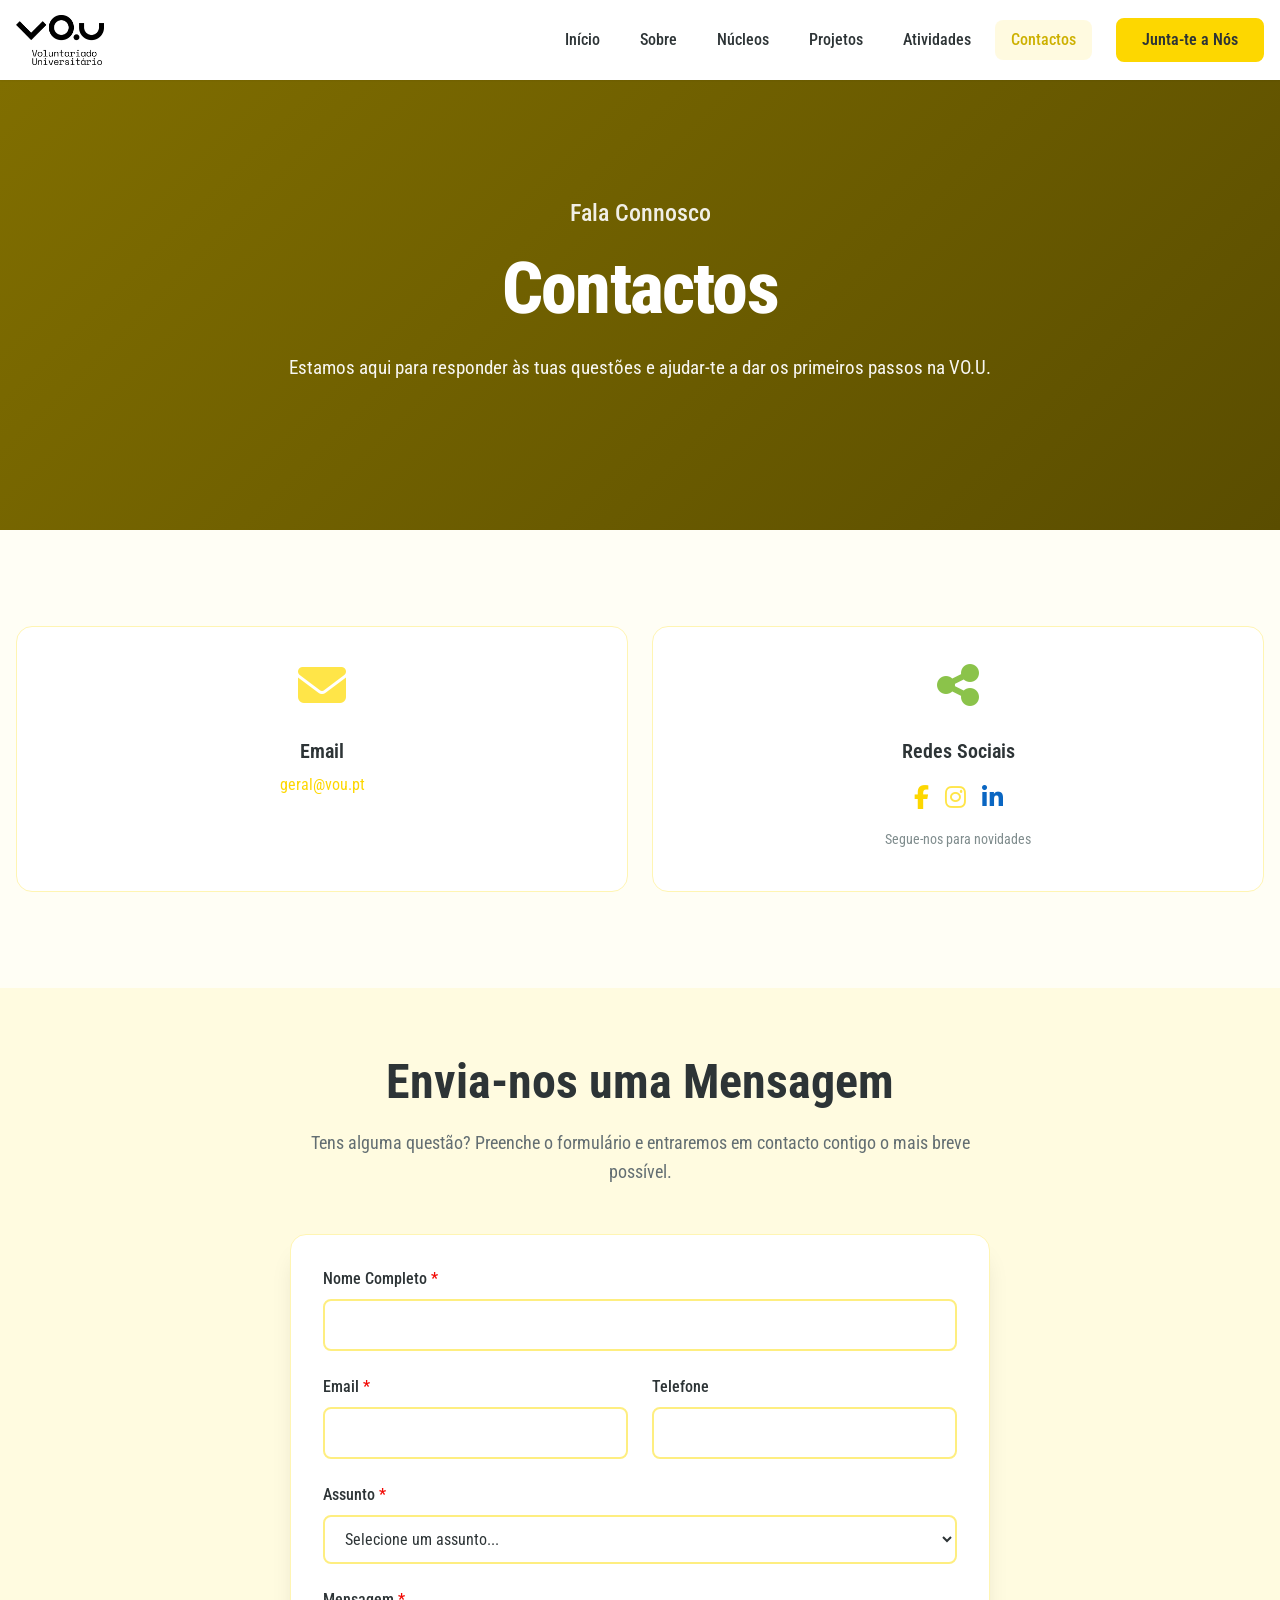
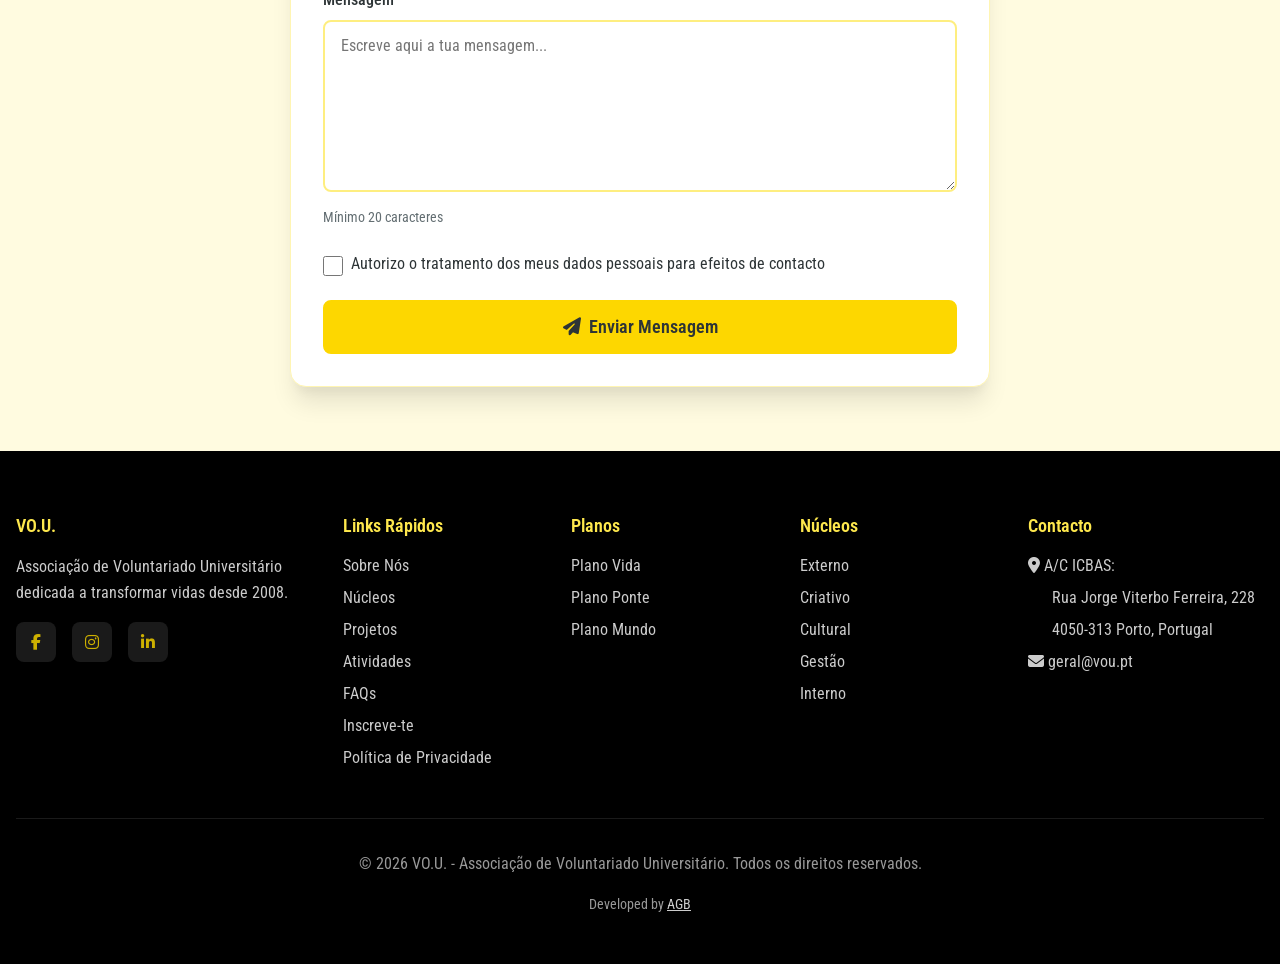
<file: contactos.html>
<!DOCTYPE html>
<html lang="pt">
<head>
  <meta charset="UTF-8">
  <meta name="viewport" content="width=device-width, initial-scale=1.0">
  <meta name="description" content="Entre em contacto com a VO.U. Estamos aqui para responder às tuas questões sobre voluntariado universitário.">

  <!-- Open Graph -->
  <meta property="og:type" content="website">
  <meta property="og:title" content="Contactos | VO.U. - Associação de Voluntariado">
  <meta property="og:description" content="Entra em contacto com a VO.U. - Associação de Voluntariado Universitário.">
  <meta property="og:image" content="https://vou-associacao.pt/images/logos/logo-completo.png">
  <title>Contactos | VO.U. - Associação de Voluntariado Universitário</title>

  <link rel="icon" type="image/png" href="favicon.png?v=2">
  <link rel="stylesheet" href="css/main.css">
  <link rel="stylesheet" href="https://cdnjs.cloudflare.com/ajax/libs/font-awesome/6.5.1/css/all.min.css">
</head>
<body>
  <a href="#main-content" class="skip-to-main">Saltar para o conteúdo principal</a>

  <!-- ==================== HEADER ==================== -->
  <header class="header" id="header">
    <div class="container header__container">
      <!-- Logo -->
      <a href="index.html" class="header__logo">
        <img src="images/logos/logo.png" alt="VO.U. - Associação de Voluntariado Universitário" class="header__logo-img">
      </a>

      <!-- Navigation -->
      <nav class="nav">
        <button class="nav__toggle" id="nav-toggle" aria-label="Toggle navigation">
          <span class="nav__toggle-line"></span>
          <span class="nav__toggle-line"></span>
          <span class="nav__toggle-line"></span>
        </button>

        <ul class="nav__list" id="nav-menu">
          <li class="nav__item">
            <a href="index.html" class="nav__link">Início</a>
          </li>
          <li class="nav__item">
            <a href="sobre.html" class="nav__link">Sobre</a>
          </li>
          <li class="nav__item">
            <a href="nucleos.html" class="nav__link">Núcleos</a>
          </li>
          <li class="nav__item">
            <a href="projetos.html" class="nav__link">Projetos</a>
          </li>
          <li class="nav__item">
            <a href="atividades.html" class="nav__link">Atividades</a>
          </li>
          <li class="nav__item">
            <a href="contactos.html" class="nav__link active">Contactos</a>
          </li>
          <li class="nav__item nav__cta">
            <a href="inscricoes.html#main-content" class="btn btn-primary">Junta-te a Nós</a>
          </li>
        </ul>
      </nav>
    </div>
  </header>

  <main id="main-content">
    <!-- Hero Section -->
    <section class="hero" style="min-height: 50vh;">
      <div class="hero__background">
        <div style="position: absolute; inset: 0; background: linear-gradient(135deg, var(--color-yellow-800) 0%, var(--color-yellow-900) 100%);"></div>
      </div>
      <div class="hero__content">
        <p class="hero__subtitle">Fala Connosco</p>
        <h1 class="hero__title">Contactos</h1>
        <p class="hero__description">
          Estamos aqui para responder às tuas questões e ajudar-te a dar os primeiros passos na VO.U.
        </p>
      </div>
    </section>

    <!-- Contact Information -->
    <section class="section section-lg">
      <div class="container">
        <div class="grid grid-2">
          <!-- Email Card -->
          <div class="card">
            <div class="card__body text-center">
              <div style="font-size: 3rem; color: var(--color-secondary); margin-bottom: var(--space-4);">
                <i class="fas fa-envelope"></i>
              </div>
              <h3 class="card__title">Email</h3>
              <p class="card__text">
                <a href="mailto:geral@vou.pt" style="color: var(--color-primary);">
                  geral@vou.pt
                </a>
              </p>
            </div>
          </div>

          <!-- Social Media Card -->
          <div class="card">
            <div class="card__body text-center">
              <div style="font-size: 3rem; color: var(--color-success); margin-bottom: var(--space-4);">
                <i class="fas fa-share-alt"></i>
              </div>
              <h3 class="card__title">Redes Sociais</h3>
              <div style="display: flex; justify-content: center; gap: var(--space-4); margin-top: var(--space-4);">
                <a href="https://www.facebook.com/VO.U.associacao?locale=pt_PT" style="font-size: 1.5rem; color: var(--color-primary);" aria-label="Facebook" target="_blank" rel="noopener noreferrer">
                  <i class="fab fa-facebook-f"></i>
                </a>
                <a href="https://www.instagram.com/vou.associacao/" style="font-size: 1.5rem; color: var(--color-secondary);" aria-label="Instagram" target="_blank" rel="noopener noreferrer">
                  <i class="fab fa-instagram"></i>
                </a>
                <a href="https://www.linkedin.com/company/associacaovoluntariadouniversitariovou/" style="font-size: 1.5rem; color: #0A66C2;" aria-label="LinkedIn" target="_blank" rel="noopener noreferrer">
                  <i class="fab fa-linkedin-in"></i>
                </a>
              </div>
              <p class="card__text" style="font-size: var(--text-sm); color: var(--text-light); margin-top: var(--space-3);">
                Segue-nos para novidades
              </p>
            </div>
          </div>
        </div>
      </div>
    </section>

    <!-- Contact Form Section -->
    <section class="section" style="background: var(--bg-secondary);">
      <div class="container">
        <div style="max-width: 700px; margin: 0 auto;">
          <div class="section-header">
            <h2 class="section-header__title">Envia-nos uma Mensagem</h2>
            <p class="section-header__description">
              Tens alguma questão? Preenche o formulário e entraremos em contacto contigo o mais breve possível.
            </p>
          </div>

          <form id="contact-form" class="card" style="box-shadow: var(--shadow-xl);">
            <div class="card__body" style="padding: var(--space-8);">

              <div class="form-group">
                <label for="nome" class="form-label form-label--required">Nome Completo</label>
                <input type="text" id="nome" name="nome" class="form-input" required>
              </div>

              <div class="grid grid-2">
                <div class="form-group">
                  <label for="email" class="form-label form-label--required">Email</label>
                  <input type="email" id="email" name="email" class="form-input" required>
                </div>

                <div class="form-group">
                  <label for="telefone" class="form-label">Telefone</label>
                  <input type="tel" id="telefone" name="telefone" class="form-input">
                </div>
              </div>

              <div class="form-group">
                <label for="assunto" class="form-label form-label--required">Assunto</label>
                <select id="assunto" name="assunto" class="form-select" required>
                  <option value="">Selecione um assunto...</option>
                  <option value="voluntariado">Quero ser voluntário</option>
                  <option value="parcerias">Parcerias</option>
                  <option value="duvidas">Dúvidas gerais</option>
                  <option value="projetos">Informações sobre projetos</option>
                  <option value="outros">Outro</option>
                </select>
              </div>

              <div class="form-group">
                <label for="mensagem" class="form-label form-label--required">Mensagem</label>
                <textarea id="mensagem" name="mensagem" class="form-textarea" rows="6" required
                  placeholder="Escreve aqui a tua mensagem..."></textarea>
                <span class="form-help">Mínimo 20 caracteres</span>
              </div>

              <div class="form-group">
                <div class="form-check">
                  <input type="checkbox" id="gdpr-contact" name="gdpr" class="form-check-input" required>
                  <label for="gdpr-contact" class="form-check-label">
                    Autorizo o tratamento dos meus dados pessoais para efeitos de contacto
                  </label>
                </div>
              </div>

              <button type="submit" class="btn btn-primary btn-block btn-lg">
                <i class="fas fa-paper-plane"></i>
                Enviar Mensagem
              </button>
            </div>
          </form>
        </div>
      </div>
    </section>

  </main>

  <!-- Footer -->
  <footer class="footer">
    <div class="container">
      <div class="footer__grid">
        <!-- About Section -->
        <div>
          <h3 class="footer__section-title">VO.U.</h3>
          <p style="color: rgba(255,255,255,0.8); margin-bottom: var(--space-4);">
            Associação de Voluntariado Universitário dedicada a transformar vidas desde 2008.
          </p>
          <div class="footer__social">
            <a href="https://www.facebook.com/VO.U.associacao?locale=pt_PT" class="footer__social-link" aria-label="Facebook" target="_blank" rel="noopener noreferrer">
              <i class="fab fa-facebook-f"></i>
            </a>
            <a href="https://www.instagram.com/vou.associacao/" class="footer__social-link" aria-label="Instagram" target="_blank" rel="noopener noreferrer">
              <i class="fab fa-instagram"></i>
            </a>
            <a href="https://www.linkedin.com/company/associacaovoluntariadouniversitariovou/" class="footer__social-link" aria-label="LinkedIn" target="_blank" rel="noopener noreferrer">
              <i class="fab fa-linkedin-in"></i>
            </a>
          </div>
        </div>

        <!-- Quick Links -->
        <div>
          <h3 class="footer__section-title">Links Rápidos</h3>
          <ul class="footer__list">
            <li><a href="sobre.html" class="footer__link">Sobre Nós</a></li>
            <li><a href="nucleos.html" class="footer__link">Núcleos</a></li>
            <li><a href="projetos.html" class="footer__link">Projetos</a></li>
            <li><a href="atividades.html" class="footer__link">Atividades</a></li>
            <li><a href="faqs.html" class="footer__link">FAQs</a></li>
            <li><a href="inscricoes.html" class="footer__link">Inscreve-te</a></li>
            <li><a href="privacidade.html" class="footer__link">Política de Privacidade</a></li>
          </ul>
        </div>

        <!-- Planos -->
        <div>
          <h3 class="footer__section-title">Planos</h3>
          <ul class="footer__list">
            <li><a href="projetos.html" class="footer__link">Plano Vida</a></li>
            <li><a href="projetos.html" class="footer__link">Plano Ponte</a></li>
            <li><a href="projetos.html" class="footer__link">Plano Mundo</a></li>
          </ul>
        </div>

        <!-- Núcleos -->
        <div>
          <h3 class="footer__section-title">Núcleos</h3>
          <ul class="footer__list">
            <li><a href="nucleos.html" class="footer__link">Externo</a></li>
            <li><a href="nucleos.html" class="footer__link">Criativo</a></li>
            <li><a href="nucleos.html" class="footer__link">Cultural</a></li>
            <li><a href="nucleos.html" class="footer__link">Gestão</a></li>
            <li><a href="nucleos.html" class="footer__link">Interno</a></li>
          </ul>
        </div>

        <!-- Contact -->
        <div>
          <h3 class="footer__section-title">Contacto</h3>
          <ul class="footer__list">
            <li style="color: rgba(255,255,255,0.8);">
              <i class="fas fa-map-marker-alt"></i>
              A/C ICBAS:
            </li>
            <li style="color: rgba(255,255,255,0.8); padding-left: 1.5rem;">
              Rua Jorge Viterbo Ferreira, 228
            </li>
            <li style="color: rgba(255,255,255,0.8); padding-left: 1.5rem;">
              4050-313 Porto, Portugal
            </li>
            <li>
              <a href="mailto:geral@vou.pt" class="footer__link">
                <i class="fas fa-envelope"></i>
                geral@vou.pt
              </a>
            </li>
          </ul>
        </div>
      </div>

      <!-- Bottom Bar -->
      <div class="footer__bottom">
        <p>&copy; 2026 VO.U. - Associação de Voluntariado Universitário. Todos os direitos reservados.</p>
        <p style="margin-top: var(--space-2); font-size: var(--text-sm); color: rgba(255,255,255,0.6);">Developed by <a href="https://www.agbcorporate.pt" target="_blank" rel="noopener noreferrer" style="color: rgba(255,255,255,0.8); text-decoration: underline;">AGB</a></p>
      </div>
    </div>
  </footer>

  <!-- JavaScript -->
  <script src="js/main.js"></script>
</body>
</html>
</file>
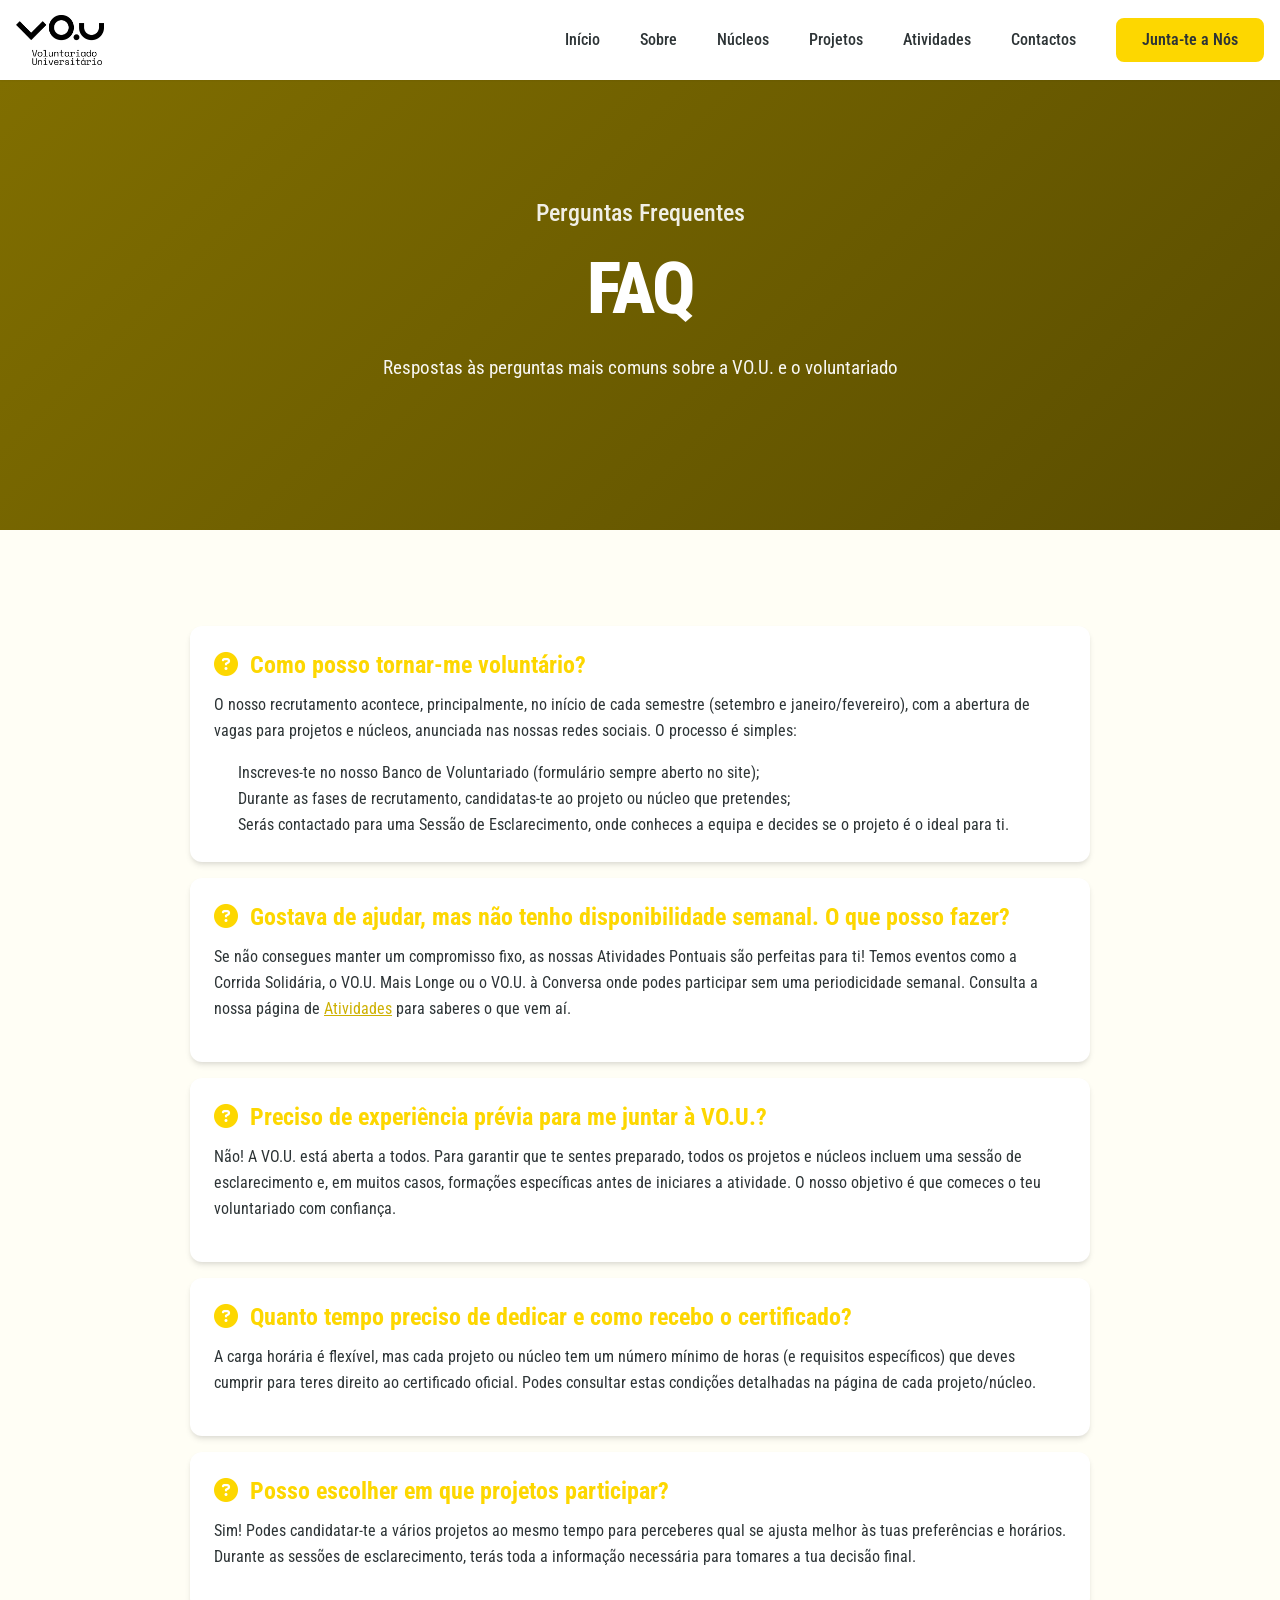
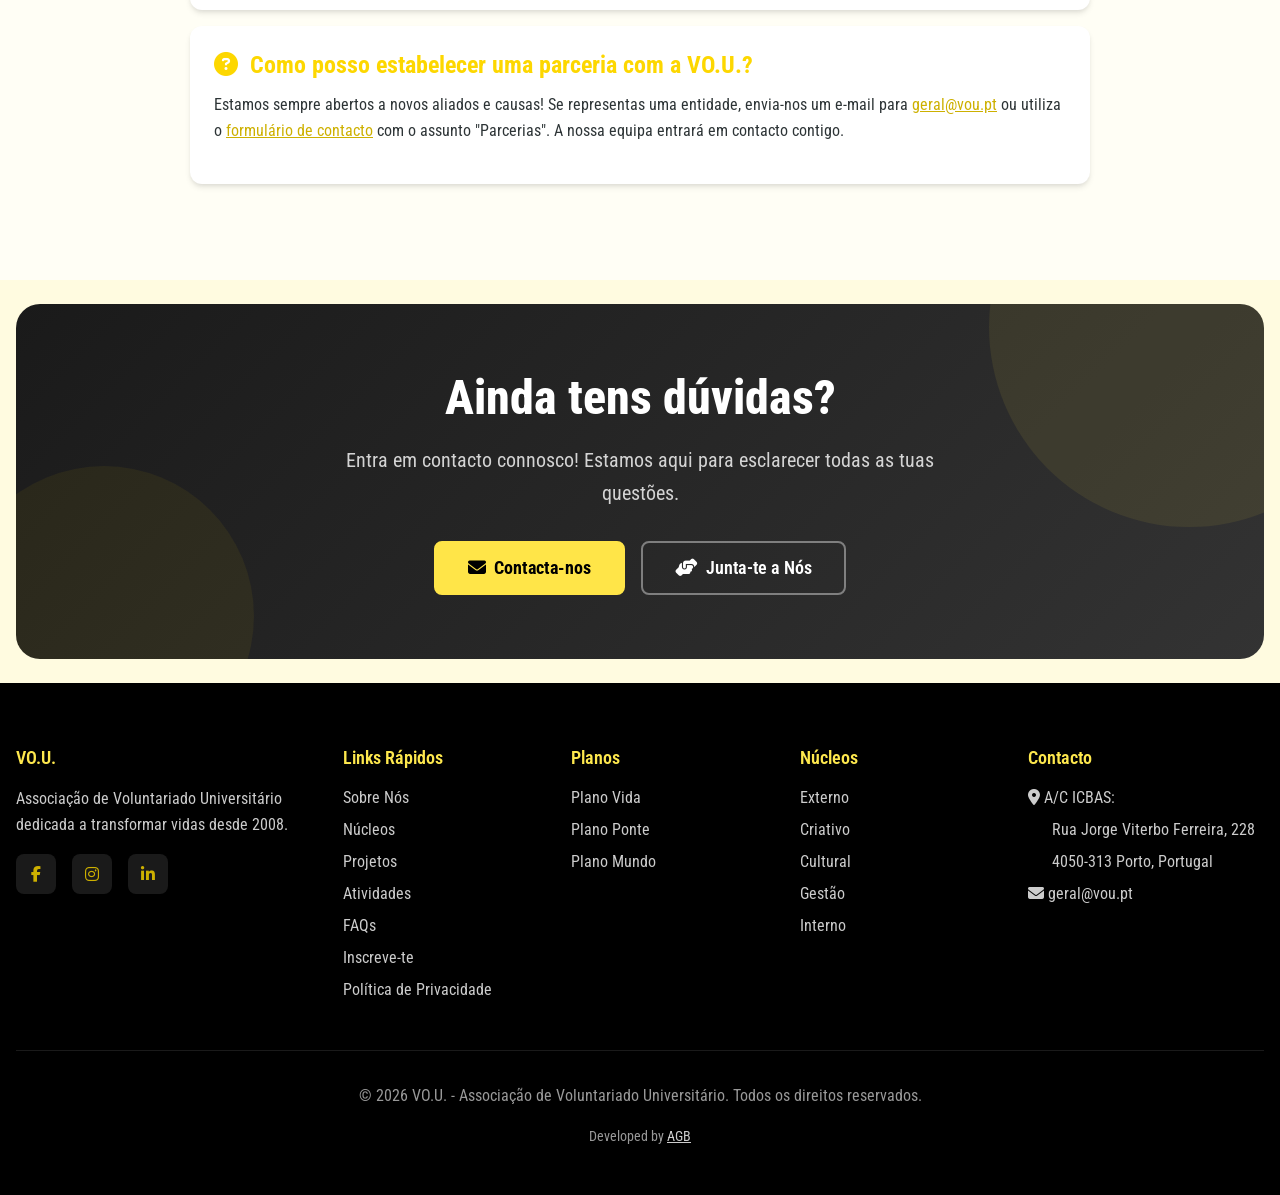
<file: faqs.html>
<!DOCTYPE html>
<html lang="pt">
<head>
  <meta charset="UTF-8">
  <meta name="viewport" content="width=device-width, initial-scale=1.0">
  <meta name="description" content="Perguntas frequentes sobre a VO.U. e voluntariado universitário. Encontre respostas sobre como participar, requisitos e benefícios.">

  <!-- Open Graph -->
  <meta property="og:type" content="website">
  <meta property="og:title" content="FAQs | VO.U. - Associação de Voluntariado">
  <meta property="og:description" content="Respostas às perguntas mais comuns sobre a VO.U. e o voluntariado.">
  <meta property="og:image" content="https://vou-associacao.pt/images/logos/logo-completo.png">
  <title>FAQs | VO.U. - Associação de Voluntariado Universitário</title>

  <link rel="icon" type="image/png" href="favicon.png?v=2">
  <link rel="stylesheet" href="css/main.css">
  <link rel="stylesheet" href="https://cdnjs.cloudflare.com/ajax/libs/font-awesome/6.5.1/css/all.min.css">

  <style>
    .faq-item {
      margin-bottom: var(--space-4);
    }

    .faq-item:last-child {
      margin-bottom: 0;
    }

    .faq-question {
      background: white;
      border-radius: var(--radius-lg);
      padding: var(--space-6);
      box-shadow: var(--shadow-md);
      transition: var(--transition-base);
    }

    .faq-question:hover {
      box-shadow: var(--shadow-lg);
      transform: translateY(-2px);
    }

    .faq-question h4 {
      color: var(--color-primary);
      margin-bottom: var(--space-3);
      display: flex;
      align-items: flex-start;
      gap: var(--space-3);
    }

    .faq-question h4 i {
      flex-shrink: 0;
      margin-top: 2px;
    }

    .faq-question p {
      color: var(--text-primary);
      line-height: var(--leading-relaxed);
    }

    .faq-question a {
      color: var(--color-primary);
      text-decoration: underline;
      transition: var(--transition-fast);
    }

    .faq-question a:hover {
      color: var(--color-primary-dark);
    }
  </style>
</head>
<body>
  <a href="#main-content" class="skip-to-main">Saltar para o conteúdo principal</a>

  <!-- ==================== HEADER ==================== -->
  <header class="header" id="header">
    <div class="container header__container">
      <!-- Logo -->
      <a href="index.html" class="header__logo">
        <img src="images/logos/logo.png" alt="VO.U. - Associação de Voluntariado Universitário" class="header__logo-img">
      </a>

      <!-- Navigation -->
      <nav class="nav">
        <button class="nav__toggle" id="nav-toggle" aria-label="Toggle navigation">
          <span class="nav__toggle-line"></span>
          <span class="nav__toggle-line"></span>
          <span class="nav__toggle-line"></span>
        </button>

        <ul class="nav__list" id="nav-menu">
          <li class="nav__item">
            <a href="index.html" class="nav__link">Início</a>
          </li>
          <li class="nav__item">
            <a href="sobre.html" class="nav__link">Sobre</a>
          </li>
          <li class="nav__item">
            <a href="nucleos.html" class="nav__link">Núcleos</a>
          </li>
          <li class="nav__item">
            <a href="projetos.html" class="nav__link">Projetos</a>
          </li>
          <li class="nav__item">
            <a href="atividades.html" class="nav__link">Atividades</a>
          </li>
          <li class="nav__item">
            <a href="contactos.html" class="nav__link">Contactos</a>
          </li>
          <li class="nav__item nav__cta">
            <a href="inscricoes.html#main-content" class="btn btn-primary">Junta-te a Nós</a>
          </li>
        </ul>
      </nav>
    </div>
  </header>

  <main id="main-content">
    <!-- Hero Section -->
    <section class="hero" style="min-height: 50vh;">
      <div class="hero__background">
        <div style="position: absolute; inset: 0; background: linear-gradient(135deg, var(--color-yellow-800) 0%, var(--color-yellow-900) 100%);"></div>
      </div>
      <div class="hero__content">
        <p class="hero__subtitle">Perguntas Frequentes</p>
        <h1 class="hero__title">FAQ</h1>
        <p class="hero__description">
          Respostas às perguntas mais comuns sobre a VO.U. e o voluntariado
        </p>
      </div>
    </section>

    <!-- FAQ Section -->
    <section class="section section-lg">
      <div class="container">
        <div style="max-width: 900px; margin: 0 auto;">
          <div class="faq-item">
            <div class="faq-question">
              <h4>
                <i class="fas fa-question-circle"></i>
                <span>Como posso tornar-me voluntário?</span>
              </h4>
              <p>
                O nosso recrutamento acontece, principalmente, no início de cada semestre (setembro e janeiro/fevereiro), com a abertura de vagas para projetos e núcleos, anunciada nas nossas redes sociais. O processo é simples:
              </p>
              <ol style="margin-top: var(--space-3); padding-left: var(--space-6); color: var(--text-primary); line-height: var(--leading-relaxed);">
                <li>Inscreves-te no nosso Banco de Voluntariado (formulário sempre aberto no site);</li>
                <li>Durante as fases de recrutamento, candidatas-te ao projeto ou núcleo que pretendes;</li>
                <li>Serás contactado para uma Sessão de Esclarecimento, onde conheces a equipa e decides se o projeto é o ideal para ti.</li>
              </ol>
            </div>
          </div>

          <div class="faq-item">
            <div class="faq-question">
              <h4>
                <i class="fas fa-question-circle"></i>
                <span>Gostava de ajudar, mas não tenho disponibilidade semanal. O que posso fazer?</span>
              </h4>
              <p>
                Se não consegues manter um compromisso fixo, as nossas Atividades Pontuais são perfeitas para ti! Temos eventos como a Corrida Solidária, o VO.U. Mais Longe ou o VO.U. à Conversa onde podes participar sem uma periodicidade semanal. Consulta a nossa página de <a href="atividades.html">Atividades</a> para saberes o que vem aí.
              </p>
            </div>
          </div>

          <div class="faq-item">
            <div class="faq-question">
              <h4>
                <i class="fas fa-question-circle"></i>
                <span>Preciso de experiência prévia para me juntar à VO.U.?</span>
              </h4>
              <p>
                Não! A VO.U. está aberta a todos. Para garantir que te sentes preparado, todos os projetos e núcleos incluem uma sessão de esclarecimento e, em muitos casos, formações específicas antes de iniciares a atividade. O nosso objetivo é que comeces o teu voluntariado com confiança.
              </p>
            </div>
          </div>

          <div class="faq-item">
            <div class="faq-question">
              <h4>
                <i class="fas fa-question-circle"></i>
                <span>Quanto tempo preciso de dedicar e como recebo o certificado?</span>
              </h4>
              <p>
                A carga horária é flexível, mas cada projeto ou núcleo tem um número mínimo de horas (e requisitos específicos) que deves cumprir para teres direito ao certificado oficial. Podes consultar estas condições detalhadas na página de cada projeto/núcleo.
              </p>
            </div>
          </div>

          <div class="faq-item">
            <div class="faq-question">
              <h4>
                <i class="fas fa-question-circle"></i>
                <span>Posso escolher em que projetos participar?</span>
              </h4>
              <p>
                Sim! Podes candidatar-te a vários projetos ao mesmo tempo para perceberes qual se ajusta melhor às tuas preferências e horários. Durante as sessões de esclarecimento, terás toda a informação necessária para tomares a tua decisão final.
              </p>
            </div>
          </div>

          <div class="faq-item">
            <div class="faq-question">
              <h4>
                <i class="fas fa-question-circle"></i>
                <span>Como posso estabelecer uma parceria com a VO.U.?</span>
              </h4>
              <p>
                Estamos sempre abertos a novos aliados e causas! Se representas uma entidade, envia-nos um e-mail para <a href="mailto:geral@vou.pt">geral@vou.pt</a> ou utiliza o <a href="contactos.html">formulário de contacto</a> com o assunto "Parcerias". A nossa equipa entrará em contacto contigo.
              </p>
            </div>
          </div>
        </div>
      </div>
    </section>

    <!-- CTA Section -->
    <section style="padding: var(--space-6) 0; background: var(--bg-secondary);">
      <div class="container">
        <div data-reveal="fade-up" style="background: linear-gradient(135deg, #1a1a1a 0%, #333 100%); border-radius: var(--radius-2xl); padding: var(--space-16) var(--space-8); text-align: center; position: relative; overflow: hidden;">
          <div style="position: absolute; top: -50%; right: -10%; width: 400px; height: 400px; background: var(--color-secondary); border-radius: 50%; opacity: 0.08;"></div>
          <div style="position: absolute; bottom: -30%; left: -5%; width: 300px; height: 300px; background: var(--color-primary); border-radius: 50%; opacity: 0.06;"></div>
          <div style="position: relative; z-index: 1;">
            <h2 style="font-size: clamp(var(--text-3xl), 4vw, var(--text-5xl)); color: white; margin-bottom: var(--space-4); font-weight: 800;">Ainda tens dúvidas?</h2>
            <p style="font-size: var(--text-xl); color: rgba(255,255,255,0.8); margin-bottom: var(--space-8); max-width: 600px; margin-left: auto; margin-right: auto;">
              Entra em contacto connosco! Estamos aqui para esclarecer todas as tuas questões.
            </p>
            <div style="display: flex; gap: var(--space-4); justify-content: center; flex-wrap: wrap;">
              <a href="contactos.html" class="btn btn-lg" style="background: var(--color-secondary); color: black; border-color: var(--color-secondary); font-weight: 700;">
                <i class="fas fa-envelope"></i>
                <span>Contacta-nos</span>
              </a>
              <a href="inscricoes.html#main-content" class="btn btn-lg" style="background: transparent; border: 2px solid rgba(255,255,255,0.4); color: white;">
                <i class="fas fa-hands-helping"></i>
                <span>Junta-te a Nós</span>
              </a>
            </div>
          </div>
        </div>
      </div>
    </section>
  </main>

  <!-- Footer -->
  <footer class="footer">
    <div class="container">
      <div class="footer__grid">
        <div>
          <h3 class="footer__section-title">VO.U.</h3>
          <p style="color: rgba(255,255,255,0.8); margin-bottom: var(--space-4);">
            Associação de Voluntariado Universitário dedicada a transformar vidas desde 2008.
          </p>
          <div class="footer__social">
            <a href="https://www.facebook.com/VO.U.associacao?locale=pt_PT" class="footer__social-link" aria-label="Facebook" target="_blank" rel="noopener noreferrer">
              <i class="fab fa-facebook-f"></i>
            </a>
            <a href="https://www.instagram.com/vou.associacao/" class="footer__social-link" aria-label="Instagram" target="_blank" rel="noopener noreferrer">
              <i class="fab fa-instagram"></i>
            </a>
            <a href="https://www.linkedin.com/company/associacaovoluntariadouniversitariovou/" class="footer__social-link" aria-label="LinkedIn" target="_blank" rel="noopener noreferrer">
              <i class="fab fa-linkedin-in"></i>
            </a>
          </div>
        </div>

        <div>
          <h3 class="footer__section-title">Links Rápidos</h3>
          <ul class="footer__list">
            <li><a href="sobre.html" class="footer__link">Sobre Nós</a></li>
            <li><a href="nucleos.html" class="footer__link">Núcleos</a></li>
            <li><a href="projetos.html" class="footer__link">Projetos</a></li>
            <li><a href="atividades.html" class="footer__link">Atividades</a></li>
            <li><a href="faqs.html" class="footer__link">FAQs</a></li>
            <li><a href="inscricoes.html#main-content" class="footer__link">Inscreve-te</a></li>
            <li><a href="privacidade.html" class="footer__link">Política de Privacidade</a></li>
          </ul>
        </div>

        <div>
          <h3 class="footer__section-title">Planos</h3>
          <ul class="footer__list">
            <li><a href="projetos.html" class="footer__link">Plano Vida</a></li>
            <li><a href="projetos.html" class="footer__link">Plano Ponte</a></li>
            <li><a href="projetos.html" class="footer__link">Plano Mundo</a></li>
          </ul>
        </div>

        <div>
          <h3 class="footer__section-title">Núcleos</h3>
          <ul class="footer__list">
            <li><a href="nucleos.html" class="footer__link">Externo</a></li>
            <li><a href="nucleos.html" class="footer__link">Criativo</a></li>
            <li><a href="nucleos.html" class="footer__link">Cultural</a></li>
            <li><a href="nucleos.html" class="footer__link">Gestão</a></li>
            <li><a href="nucleos.html" class="footer__link">Interno</a></li>
          </ul>
        </div>

        <div>
          <h3 class="footer__section-title">Contacto</h3>
          <ul class="footer__list">
            <li style="color: rgba(255,255,255,0.8);">
              <i class="fas fa-map-marker-alt"></i>
              A/C ICBAS:
            </li>
            <li style="color: rgba(255,255,255,0.8); padding-left: 1.5rem;">
              Rua Jorge Viterbo Ferreira, 228
            </li>
            <li style="color: rgba(255,255,255,0.8); padding-left: 1.5rem;">
              4050-313 Porto, Portugal
            </li>
            <li>
              <a href="mailto:geral@vou.pt" class="footer__link">
                <i class="fas fa-envelope"></i>
                geral@vou.pt
              </a>
            </li>
          </ul>
        </div>
      </div>

      <div class="footer__bottom">
        <p>&copy; 2026 VO.U. - Associação de Voluntariado Universitário. Todos os direitos reservados.</p>
        <p style="margin-top: var(--space-2); font-size: var(--text-sm); color: rgba(255,255,255,0.6);">Developed by <a href="https://www.agbcorporate.pt" target="_blank" rel="noopener noreferrer" style="color: rgba(255,255,255,0.8); text-decoration: underline;">AGB</a></p>
      </div>
    </div>
  </footer>

  <!-- JavaScript -->
  <script src="js/main.js"></script>
</body>
</html>
</file>
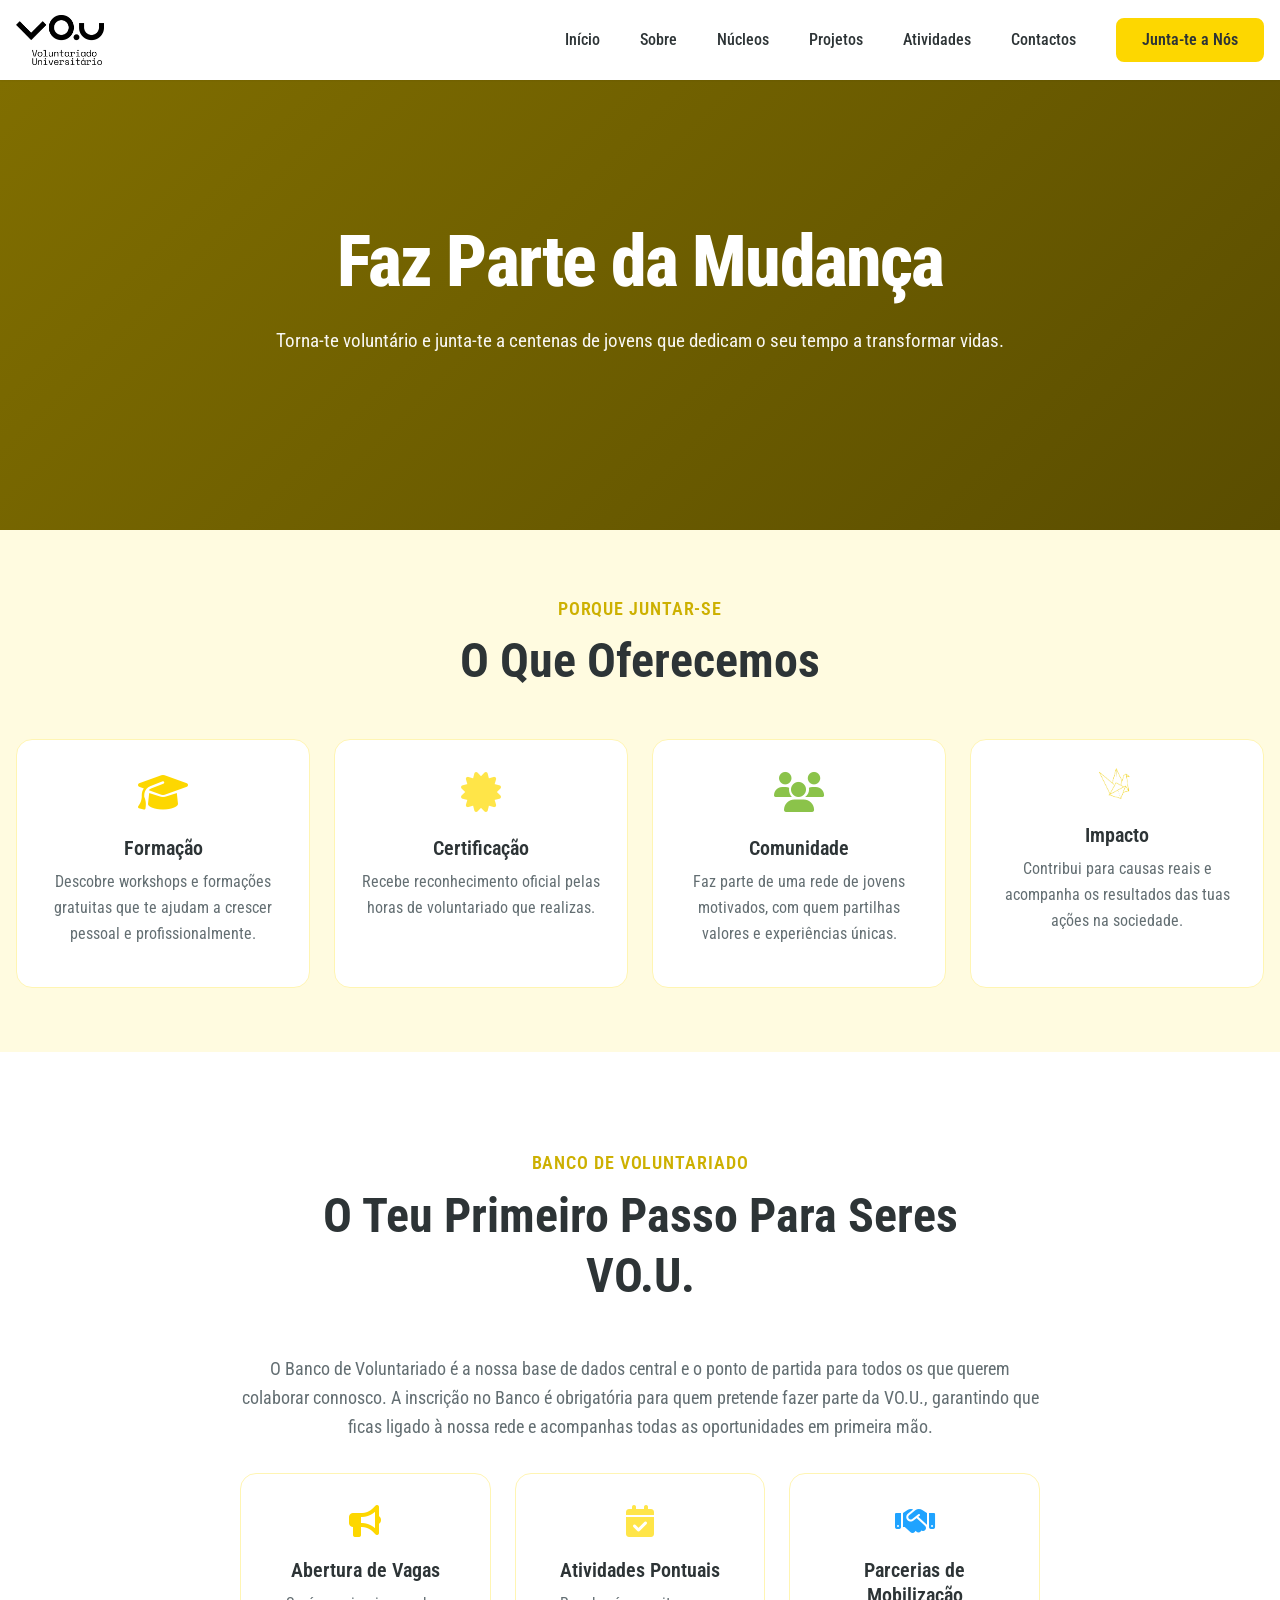
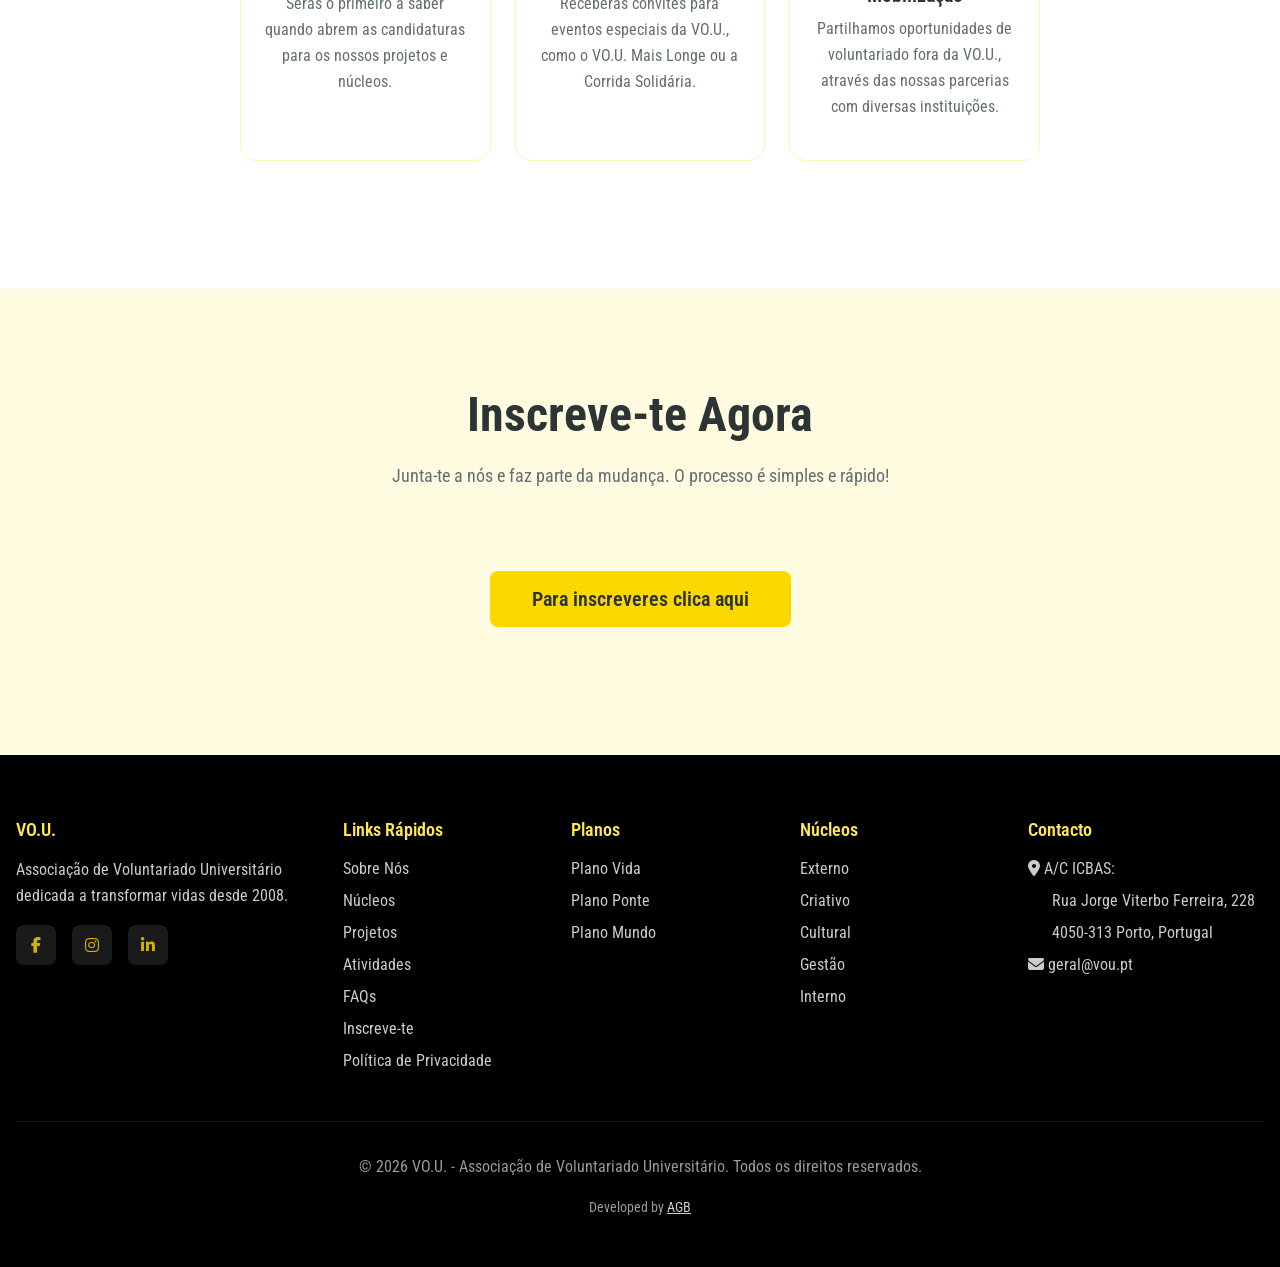
<file: inscricoes.html>
<!DOCTYPE html>
<html lang="pt">
<head>
  <meta charset="UTF-8">
  <meta name="viewport" content="width=device-width, initial-scale=1.0">
  <meta name="description" content="Junta-te à VO.U. e torna-te voluntário. Inscreve-te agora e faz parte da mudança!">

  <!-- Open Graph -->
  <meta property="og:type" content="website">
  <meta property="og:title" content="Inscreve-te | VO.U. - Associação de Voluntariado">
  <meta property="og:description" content="Junta-te à VO.U. e torna-te voluntário. Inscreve-te agora!">
  <meta property="og:image" content="https://vou-associacao.pt/images/logos/logo-completo.png">
  <title>Inscreve-te | VO.U. - Associação de Voluntariado</title>

  <link rel="icon" type="image/png" href="favicon.png?v=2">
  <link rel="stylesheet" href="css/main.css">
  <link rel="stylesheet" href="https://cdnjs.cloudflare.com/ajax/libs/font-awesome/6.5.1/css/all.min.css">

  <style>
    .inscricao-cta {
      text-align: center;
      padding: var(--space-8) 0;
    }

    .inscricao-cta .btn {
      font-size: var(--text-xl);
      padding: var(--space-4) var(--space-10);
    }
  </style>
</head>
<body>
  <a href="#main-content" class="skip-to-main">Saltar para o conteúdo principal</a>

  <!-- ==================== HEADER ==================== -->
  <header class="header" id="header">
    <div class="container header__container">
      <!-- Logo -->
      <a href="index.html" class="header__logo">
        <img src="images/logos/logo.png" alt="VO.U. - Associação de Voluntariado Universitário" class="header__logo-img">
      </a>

      <!-- Navigation -->
      <nav class="nav">
        <button class="nav__toggle" id="nav-toggle" aria-label="Toggle navigation">
          <span class="nav__toggle-line"></span>
          <span class="nav__toggle-line"></span>
          <span class="nav__toggle-line"></span>
        </button>

        <ul class="nav__list" id="nav-menu">
          <li class="nav__item">
            <a href="index.html" class="nav__link">Início</a>
          </li>
          <li class="nav__item">
            <a href="sobre.html" class="nav__link">Sobre</a>
          </li>
          <li class="nav__item">
            <a href="nucleos.html" class="nav__link">Núcleos</a>
          </li>
          <li class="nav__item">
            <a href="projetos.html" class="nav__link">Projetos</a>
          </li>
          <li class="nav__item">
            <a href="atividades.html" class="nav__link">Atividades</a>
          </li>
          <li class="nav__item">
            <a href="contactos.html" class="nav__link">Contactos</a>
          </li>
          <li class="nav__item nav__cta">
            <a href="inscricoes.html" class="btn btn-primary active">Junta-te a Nós</a>
          </li>
        </ul>
      </nav>
    </div>
  </header>

  <main id="main-content">
    <!-- Hero Section -->
    <section class="hero" style="min-height: 50vh;">
      <div class="hero__background">
        <div style="position: absolute; inset: 0; background: linear-gradient(135deg, var(--color-yellow-800) 0%, var(--color-yellow-900) 100%);"></div>
      </div>
      <div class="hero__content">
        <h1 class="hero__title">Faz Parte da Mudança</h1>
        <p class="hero__description">
          Torna-te voluntário e junta-te a centenas de jovens que dedicam o seu tempo a transformar vidas.
        </p>
      </div>
    </section>

    <!-- Why Join Section -->
    <section class="section" style="background: var(--bg-secondary);">
      <div class="container">
        <div class="section-header">
          <p class="section-header__subtitle">Porque Juntar-se</p>
          <h2 class="section-header__title">O Que Oferecemos</h2>
        </div>

        <div class="grid grid-4">
          <div class="card">
            <div class="card__body text-center">
              <div style="font-size: 2.5rem; color: var(--color-primary); margin-bottom: var(--space-3);">
                <i class="fas fa-graduation-cap"></i>
              </div>
              <h4 class="card__title">Formação</h4>
              <p class="card__text">Descobre workshops e formações gratuitas que te ajudam a crescer pessoal e profissionalmente.</p>
            </div>
          </div>

          <div class="card">
            <div class="card__body text-center">
              <div style="font-size: 2.5rem; color: var(--color-secondary); margin-bottom: var(--space-3);">
                <i class="fas fa-certificate"></i>
              </div>
              <h4 class="card__title">Certificação</h4>
              <p class="card__text">Recebe reconhecimento oficial pelas horas de voluntariado que realizas.</p>
            </div>
          </div>

          <div class="card">
            <div class="card__body text-center">
              <div style="font-size: 2.5rem; color: var(--color-success); margin-bottom: var(--space-3);">
                <i class="fas fa-users"></i>
              </div>
              <h4 class="card__title">Comunidade</h4>
              <p class="card__text">Faz parte de uma rede de jovens motivados, com quem partilhas valores e experiências únicas.</p>
            </div>
          </div>

          <div class="card">
            <div class="card__body text-center">
              <div style="margin-bottom: var(--space-3); text-align: center;">
                <img src="images/logos/tsuru-amarelo.png" alt="Tsuru" style="height: 2.5rem; display: inline-block;">
              </div>
              <h4 class="card__title">Impacto</h4>
              <p class="card__text">Contribui para causas reais e acompanha os resultados das tuas ações na sociedade.</p>
            </div>
          </div>
        </div>
      </div>
    </section>

    <!-- Banco de Voluntariado -->
    <section class="section section-lg">
      <div class="container">
        <div style="max-width: 800px; margin: 0 auto;">
          <div class="section-header">
            <p class="section-header__subtitle">Banco de Voluntariado</p>
            <h2 class="section-header__title">O Teu Primeiro Passo Para Seres VO.U.</h2>
          </div>
          <div style="text-align: center; margin-bottom: var(--space-8);">
            <p style="font-size: var(--text-lg); color: var(--text-secondary); line-height: var(--leading-relaxed); margin-bottom: var(--space-6);">
              O Banco de Voluntariado é a nossa base de dados central e o ponto de partida para todos os que querem colaborar connosco. A inscrição no Banco é obrigatória para quem pretende fazer parte da VO.U., garantindo que ficas ligado à nossa rede e acompanhas todas as oportunidades em primeira mão.
            </p>
          </div>
          <div class="grid grid-3" style="margin-bottom: var(--space-8); grid-template-columns: repeat(3, 1fr);">
            <div class="card">
              <div class="card__body text-center">
                <div style="font-size: 2rem; color: var(--color-primary); margin-bottom: var(--space-3);"><i class="fas fa-bullhorn"></i></div>
                <h4 class="card__title">Abertura de Vagas</h4>
                <p class="card__text">Serás o primeiro a saber quando abrem as candidaturas para os nossos projetos e núcleos.</p>
              </div>
            </div>
            <div class="card">
              <div class="card__body text-center">
                <div style="font-size: 2rem; color: var(--color-secondary); margin-bottom: var(--space-3);"><i class="fas fa-calendar-check"></i></div>
                <h4 class="card__title">Atividades Pontuais</h4>
                <p class="card__text">Receberás convites para eventos especiais da VO.U., como o VO.U. Mais Longe ou a Corrida Solidária.</p>
              </div>
            </div>
            <div class="card">
              <div class="card__body text-center">
                <div style="font-size: 2rem; color: var(--color-info); margin-bottom: var(--space-3);"><i class="fas fa-handshake"></i></div>
                <h4 class="card__title">Parcerias de Mobilização</h4>
                <p class="card__text">Partilhamos oportunidades de voluntariado fora da VO.U., através das nossas parcerias com diversas instituições.</p>
              </div>
            </div>
          </div>
        </div>
      </div>
    </section>

    <!-- Call to Action - Inscrição -->
    <section class="section section-lg" style="background: var(--bg-secondary);">
      <div class="container">
        <div style="max-width: 800px; margin: 0 auto;">
          <div class="section-header">
            <h2 class="section-header__title">Inscreve-te Agora</h2>
            <p class="section-header__description">
              Junta-te a nós e faz parte da mudança. O processo é simples e rápido!
            </p>
          </div>

          <div class="inscricao-cta">
            <a href="https://linktr.ee/VOU_?utm_source=ig&utm_medium=social&utm_content=link_in_bio&fbclid=PAZXh0bgNhZW0CMTEAc3J0YwZhcHBfaWQMMjU2MjgxMDQwNTU4AAGn0er9ZGgs_s4H5SPXUt0ExRn6A-tqL7QkDS12-620NPtlWLLnB1xYkJsH0sE_aem_3L0MFTw-NXlyDNlUG0yKIg" class="btn btn-primary" target="_blank" rel="noopener noreferrer">
              Para inscreveres clica aqui
            </a>
          </div>
        </div>
      </div>
    </section>
  </main>

  <!-- Footer -->
  <footer class="footer">
    <div class="container">
      <div class="footer__grid">
        <!-- About Section -->
        <div>
          <h3 class="footer__section-title">VO.U.</h3>
          <p style="color: rgba(255,255,255,0.8); margin-bottom: var(--space-4);">
            Associação de Voluntariado Universitário dedicada a transformar vidas desde 2008.
          </p>
          <div class="footer__social">
            <a href="https://www.facebook.com/VO.U.associacao?locale=pt_PT" class="footer__social-link" aria-label="Facebook" target="_blank" rel="noopener noreferrer">
              <i class="fab fa-facebook-f"></i>
            </a>
            <a href="https://www.instagram.com/vou.associacao/" class="footer__social-link" aria-label="Instagram" target="_blank" rel="noopener noreferrer">
              <i class="fab fa-instagram"></i>
            </a>
            <a href="https://www.linkedin.com/company/associacaovoluntariadouniversitariovou/" class="footer__social-link" aria-label="LinkedIn" target="_blank" rel="noopener noreferrer">
              <i class="fab fa-linkedin-in"></i>
            </a>
          </div>
        </div>

        <!-- Quick Links -->
        <div>
          <h3 class="footer__section-title">Links Rápidos</h3>
          <ul class="footer__list">
            <li><a href="sobre.html" class="footer__link">Sobre Nós</a></li>
            <li><a href="nucleos.html" class="footer__link">Núcleos</a></li>
            <li><a href="projetos.html" class="footer__link">Projetos</a></li>
            <li><a href="atividades.html" class="footer__link">Atividades</a></li>
            <li><a href="faqs.html" class="footer__link">FAQs</a></li>
            <li><a href="inscricoes.html" class="footer__link">Inscreve-te</a></li>
            <li><a href="privacidade.html" class="footer__link">Política de Privacidade</a></li>
          </ul>
        </div>

        <!-- Planos -->
        <div>
          <h3 class="footer__section-title">Planos</h3>
          <ul class="footer__list">
            <li><a href="projetos.html" class="footer__link">Plano Vida</a></li>
            <li><a href="projetos.html" class="footer__link">Plano Ponte</a></li>
            <li><a href="projetos.html" class="footer__link">Plano Mundo</a></li>
          </ul>
        </div>

        <!-- Núcleos -->
        <div>
          <h3 class="footer__section-title">Núcleos</h3>
          <ul class="footer__list">
            <li><a href="nucleos.html" class="footer__link">Externo</a></li>
            <li><a href="nucleos.html" class="footer__link">Criativo</a></li>
            <li><a href="nucleos.html" class="footer__link">Cultural</a></li>
            <li><a href="nucleos.html" class="footer__link">Gestão</a></li>
            <li><a href="nucleos.html" class="footer__link">Interno</a></li>
          </ul>
        </div>

        <!-- Contact -->
        <div>
          <h3 class="footer__section-title">Contacto</h3>
          <ul class="footer__list">
            <li style="color: rgba(255,255,255,0.8);">
              <i class="fas fa-map-marker-alt"></i>
              A/C ICBAS:
            </li>
            <li style="color: rgba(255,255,255,0.8); padding-left: 1.5rem;">
              Rua Jorge Viterbo Ferreira, 228
            </li>
            <li style="color: rgba(255,255,255,0.8); padding-left: 1.5rem;">
              4050-313 Porto, Portugal
            </li>
            <li>
              <a href="mailto:geral@vou.pt" class="footer__link">
                <i class="fas fa-envelope"></i>
                geral@vou.pt
              </a>
            </li>
          </ul>
        </div>
      </div>

      <!-- Bottom Bar -->
      <div class="footer__bottom">
        <p>&copy; 2026 VO.U. - Associação de Voluntariado Universitário. Todos os direitos reservados.</p>
        <p style="margin-top: var(--space-2); font-size: var(--text-sm); color: rgba(255,255,255,0.6);">Developed by <a href="https://www.agbcorporate.pt" target="_blank" rel="noopener noreferrer" style="color: rgba(255,255,255,0.8); text-decoration: underline;">AGB</a></p>
      </div>
    </div>
  </footer>

  <!-- JavaScript -->
  <script src="js/main.js"></script>
</body>
</html>
</file>
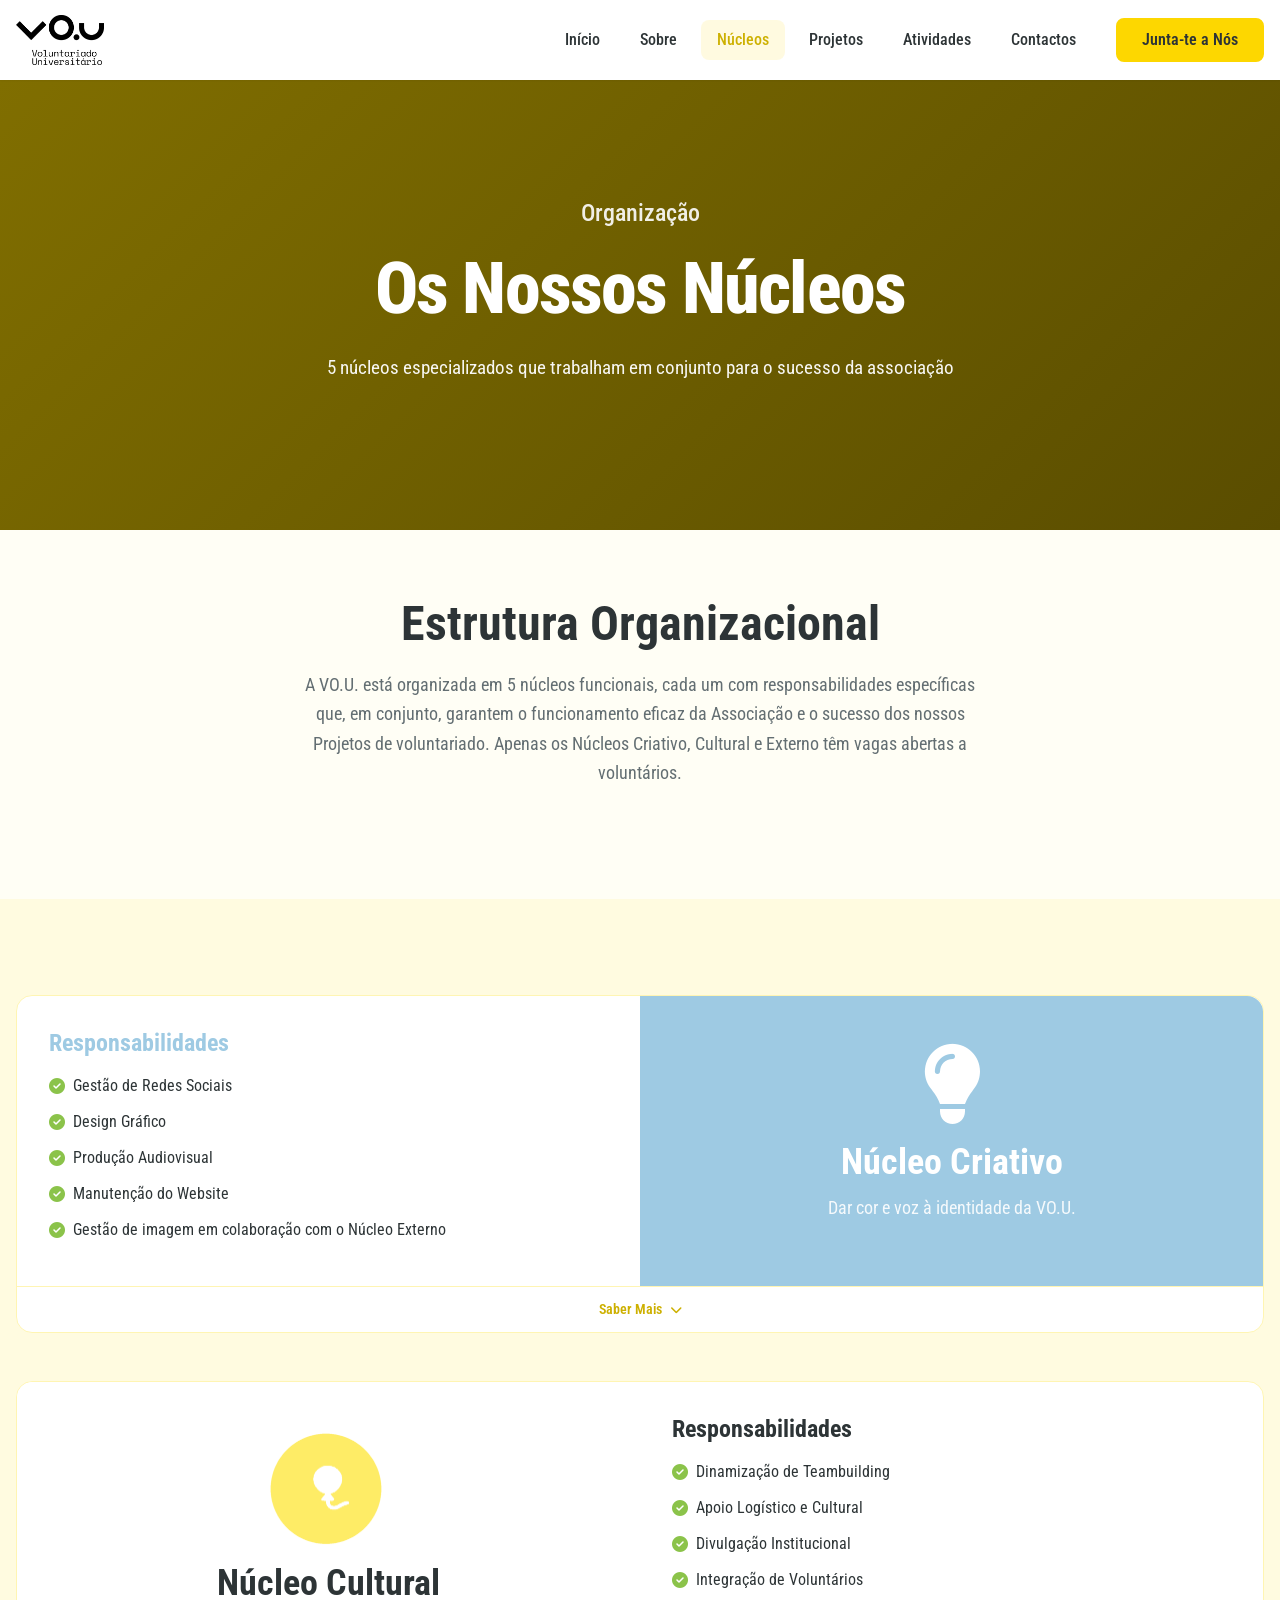
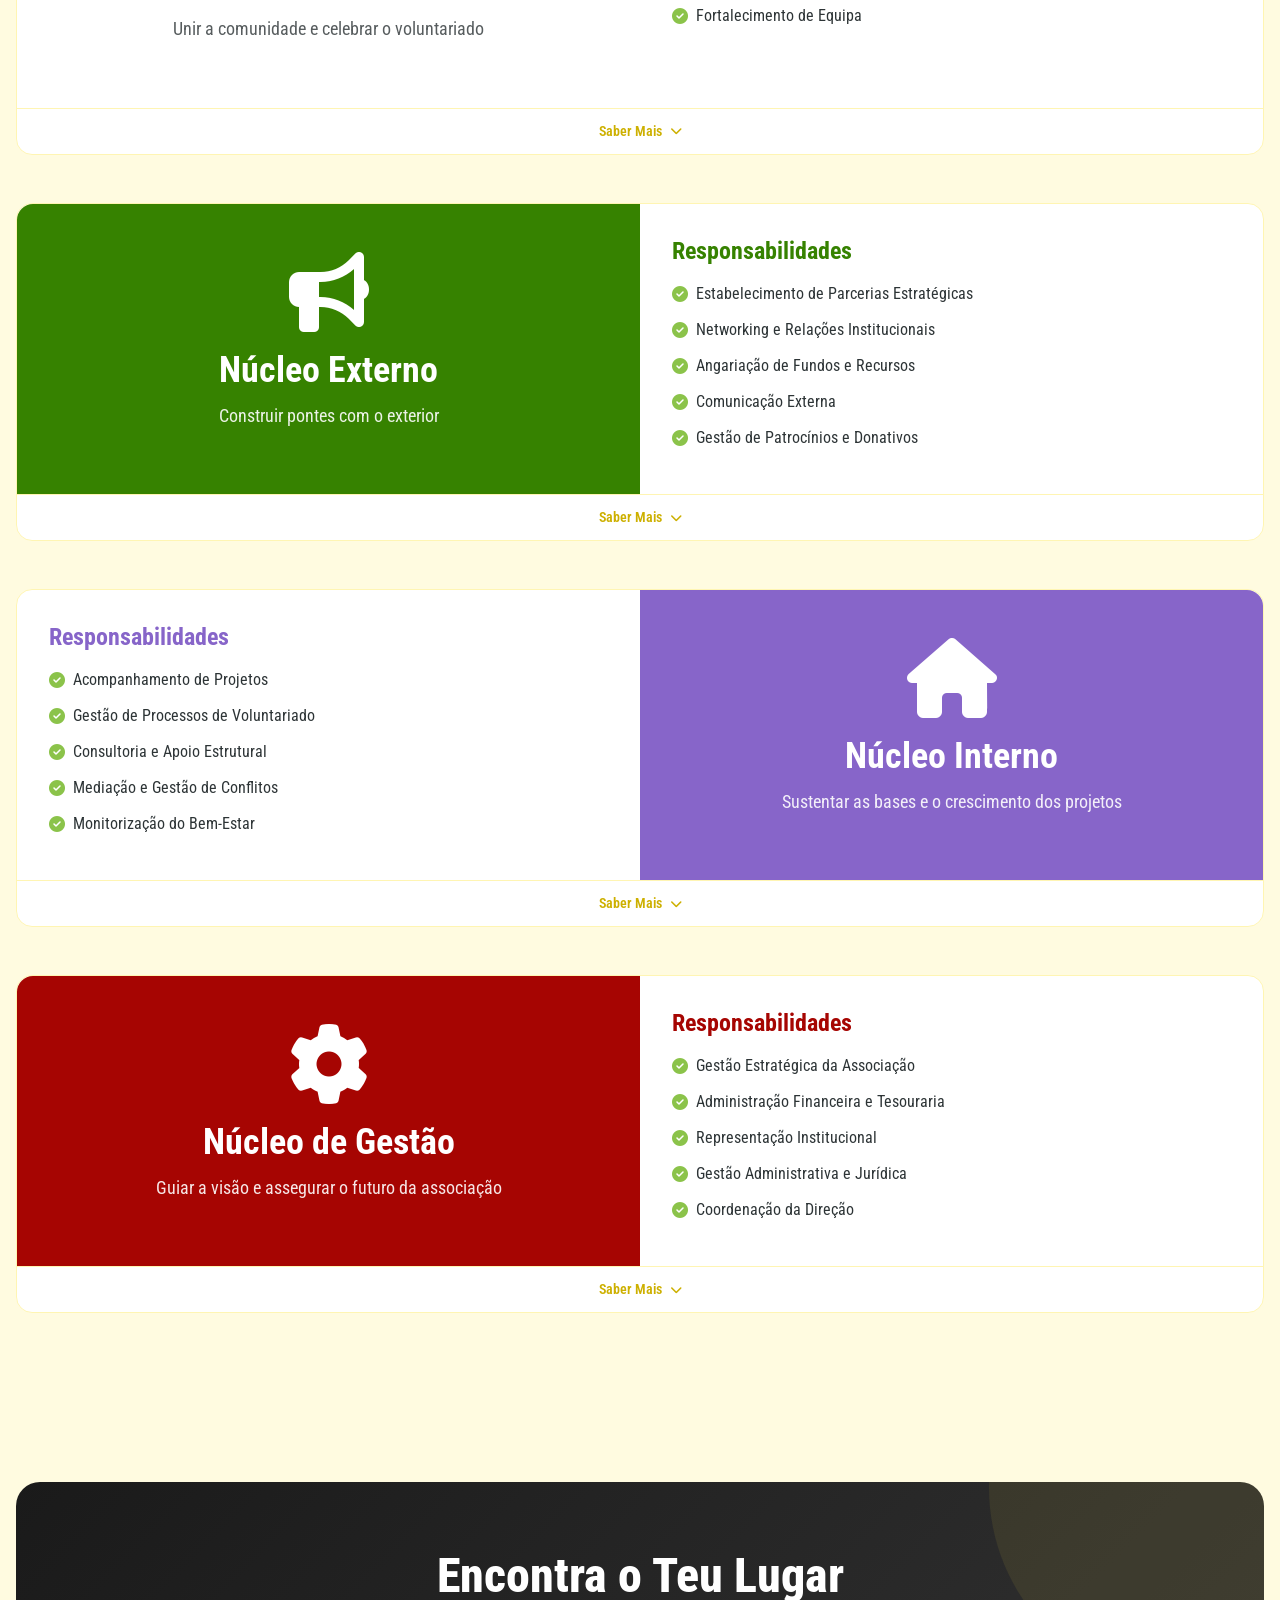
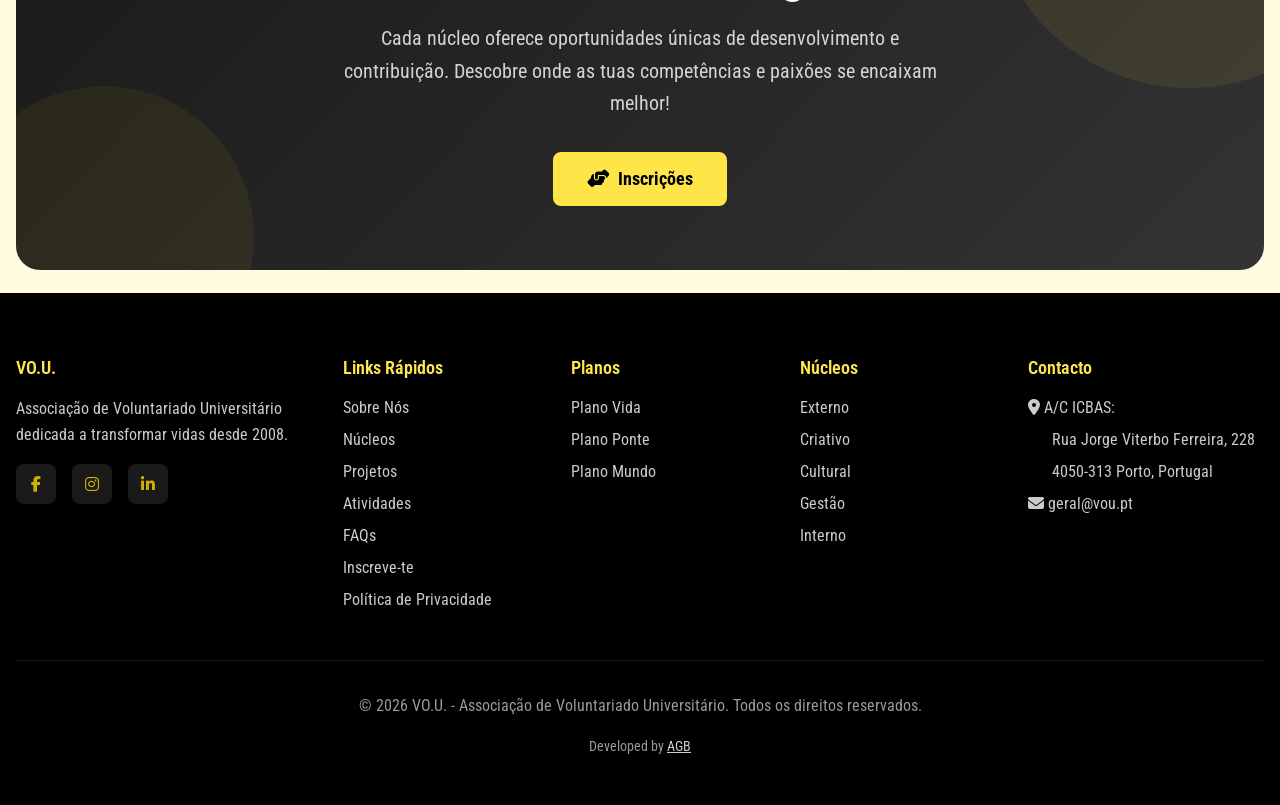
<file: nucleos.html>
<!DOCTYPE html>
<html lang="pt">
<head>
  <meta charset="UTF-8">
  <meta name="viewport" content="width=device-width, initial-scale=1.0">
  <meta name="description" content="Conhece os 5 núcleos da VO.U.: Gestão, Interno, Externo, Criativo e Cultural. Cada núcleo com funções específicas na organização.">

  <!-- Open Graph -->
  <meta property="og:type" content="website">
  <meta property="og:title" content="Núcleos | VO.U. - Associação de Voluntariado">
  <meta property="og:description" content="Descobre os 5 núcleos da VO.U.: Gestão, Interno, Externo, Criativo e Cultural.">
  <meta property="og:image" content="https://vou-associacao.pt/images/logos/logo-completo.png">
  <title>Núcleos | VO.U. - Associação de Voluntariado Universitário</title>

  <link rel="icon" type="image/png" href="favicon.png?v=2">
  <link rel="stylesheet" href="css/main.css">
  <link rel="stylesheet" href="https://cdnjs.cloudflare.com/ajax/libs/font-awesome/6.5.1/css/all.min.css">
</head>
<body>
  <a href="#main-content" class="skip-to-main">Saltar para o conteúdo principal</a>

  <!-- ==================== HEADER ==================== -->
  <header class="header" id="header">
    <div class="container header__container">
      <!-- Logo -->
      <a href="index.html" class="header__logo">
        <img src="images/logos/logo.png" alt="VO.U. - Associação de Voluntariado Universitário" class="header__logo-img">
      </a>

      <!-- Navigation -->
      <nav class="nav">
        <button class="nav__toggle" id="nav-toggle" aria-label="Toggle navigation">
          <span class="nav__toggle-line"></span>
          <span class="nav__toggle-line"></span>
          <span class="nav__toggle-line"></span>
        </button>

        <ul class="nav__list" id="nav-menu">
          <li class="nav__item">
            <a href="index.html" class="nav__link">Início</a>
          </li>
          <li class="nav__item">
            <a href="sobre.html" class="nav__link">Sobre</a>
          </li>
          <li class="nav__item">
            <a href="nucleos.html" class="nav__link active">Núcleos</a>
          </li>
          <li class="nav__item">
            <a href="projetos.html" class="nav__link">Projetos</a>
          </li>
          <li class="nav__item">
            <a href="atividades.html" class="nav__link">Atividades</a>
          </li>
          <li class="nav__item">
            <a href="contactos.html" class="nav__link">Contactos</a>
          </li>
          <li class="nav__item nav__cta">
            <a href="inscricoes.html#main-content" class="btn btn-primary">Junta-te a Nós</a>
          </li>
        </ul>
      </nav>
    </div>
  </header>

  <main id="main-content">
    <!-- Hero Section -->
    <section class="hero" style="min-height: 50vh;">
      <div class="hero__background">
        <div style="position: absolute; inset: 0; background: linear-gradient(135deg, var(--color-yellow-800) 0%, var(--color-yellow-900) 100%);"></div>
      </div>
      <div class="hero__content">
        <p class="hero__subtitle">Organização</p>
        <h1 class="hero__title">Os Nossos Núcleos</h1>
        <p class="hero__description">
          5 núcleos especializados que trabalham em conjunto para o sucesso da associação
        </p>
      </div>
    </section>

    <!-- Intro Section -->
    <section class="section">
      <div class="container">
        <div class="section-header">
          <h2 class="section-header__title">Estrutura Organizacional</h2>
          <p class="section-header__description">
            A VO.U. está organizada em 5 núcleos funcionais, cada um com responsabilidades específicas que, em conjunto, garantem o funcionamento eficaz da Associação e o sucesso dos nossos Projetos de voluntariado. Apenas os Núcleos Criativo, Cultural e Externo têm vagas abertas a voluntários.
          </p>
        </div>
      </div>
    </section>

    <!-- Nucleos Cards -->
    <section class="section-lg" style="background: var(--bg-secondary);">
      <div class="container">

        <!-- 1. Núcleo Criativo -->
        <div class="card" data-expandable data-reveal="fade-up" style="margin-bottom: var(--space-12); overflow: visible;">
          <div class="nucleo-card-grid" style="display: grid; grid-template-columns: 1fr 1fr; gap: 0;">
            <div class="card__body" style="padding: var(--space-8);">
              <h4 class="mb-4" style="color: var(--color-nucleo-criativo);">Responsabilidades</h4>
              <ul style="list-style: none; padding: 0;">
                <li style="margin-bottom: var(--space-3); display: flex; gap: var(--space-2);">
                  <i class="fas fa-check-circle" style="color: var(--color-success); margin-top: 4px;"></i>
                  <span>Gestão de Redes Sociais</span>
                </li>
                <li style="margin-bottom: var(--space-3); display: flex; gap: var(--space-2);">
                  <i class="fas fa-check-circle" style="color: var(--color-success); margin-top: 4px;"></i>
                  <span>Design Gráfico</span>
                </li>
                <li style="margin-bottom: var(--space-3); display: flex; gap: var(--space-2);">
                  <i class="fas fa-check-circle" style="color: var(--color-success); margin-top: 4px;"></i>
                  <span>Produção Audiovisual</span>
                </li>
                <li style="margin-bottom: var(--space-3); display: flex; gap: var(--space-2);">
                  <i class="fas fa-check-circle" style="color: var(--color-success); margin-top: 4px;"></i>
                  <span>Manutenção do Website</span>
                </li>
                <li style="margin-bottom: var(--space-3); display: flex; gap: var(--space-2);">
                  <i class="fas fa-check-circle" style="color: var(--color-success); margin-top: 4px;"></i>
                  <span>Gestão de imagem em colaboração com o Núcleo Externo</span>
                </li>
              </ul>
            </div>
            <div style="background: var(--color-nucleo-criativo); padding: var(--space-12); display: flex; flex-direction: column; justify-content: center; align-items: center; text-align: center;">
              <i class="fas fa-lightbulb" style="font-size: 5rem; color: white; margin-bottom: var(--space-4); display: block;"></i>
              <h3 style="font-size: var(--text-4xl); margin-bottom: var(--space-2); color: white;">Núcleo Criativo</h3>
              <p style="font-size: var(--text-lg); color: white; opacity: 0.9;">Dar cor e voz à identidade da VO.U.</p>
            </div>
          </div>
          <button class="expand-btn" aria-expanded="false">
            <span>Saber Mais</span>
            <i class="fas fa-chevron-down"></i>
          </button>
          <div class="expandable-details">
            <div class="expandable-details__inner">
              <div class="expandable-details__grid">
                <div class="expandable-details__section">
                  <h5>Quem somos?</h5>
                  <p>O Núcleo Criativo é o responsável pela construção e manutenção da identidade visual da VO.U., assegurando a gestão da sua imagem e comunicação. Através desta identidade, garantimos que todos os projetos e iniciativas, tanto online como físicos, estejam alinhados com as normas visuais da associação. O nosso trabalho passa por criar materiais gráficos e conteúdos que ampliem o alcance da VO.U., aproximando-a da comunidade e reforçando a sua presença na sociedade.</p>
                </div>
                <div class="expandable-details__section">
                  <h5>Perfil do Voluntário</h5>
                  <p>Procuramos voluntários criativos com interesse em design, fotografia, vídeo ou escrita. É fundamental ter espírito de equipa, organização no cumprimento de prazos e vontade de aprender ferramentas de edição para transformar ideias em conteúdos que inspirem o público.</p>
                </div>
              </div>
              <div class="expandable-details__grid">
                <div class="expandable-details__section">
                  <h5>Periodicidade</h5>
                  <p>O Núcleo Criativo exerce as suas funções de forma contínua durante todo o semestre, com a gestão semanal das redes sociais e a produção de materiais mediante solicitações prévias dos projetos, incluindo ainda reuniões mensais de equipa e momentos de convívio presencial.</p>
                </div>
                <div class="expandable-details__section">
                  <h5>Requisitos</h5>
                  <ul style="list-style: none; padding: 0; margin: 0;">
                    <li style="margin-bottom: var(--space-2); display: flex; gap: var(--space-2);">
                      <i class="fas fa-check" style="color: var(--color-nucleo-criativo); margin-top: 4px;"></i>
                      <span>Participação numa sessão de esclarecimento do projeto</span>
                    </li>
                    <li style="margin-bottom: var(--space-2); display: flex; gap: var(--space-2);">
                      <i class="fas fa-check" style="color: var(--color-nucleo-criativo); margin-top: 4px;"></i>
                      <span>Entrega da Ficha de Compromisso</span>
                    </li>
                    <li style="margin-bottom: var(--space-2); display: flex; gap: var(--space-2);">
                      <i class="fas fa-check" style="color: var(--color-nucleo-criativo); margin-top: 4px;"></i>
                      <span>Cumprimento de um número mínimo de horas de voluntariado</span>
                    </li>
                  </ul>
                </div>
              </div>
              <div class="expandable-details__section" style="margin-top: var(--space-4);">
                <h5>Testemunho</h5>
                <blockquote style="border-left: 3px solid var(--color-nucleo-criativo); padding-left: var(--space-4); margin: 0; font-style: italic; color: var(--text-secondary);">
                  "Fazer parte do núcleo criativo da VO.U. foi uma experiência muito enriquecedora. Ganhei novas competências, sobretudo em design e ferramentas digitais, e aprendi muito sobre trabalho em equipa. Para além disso, foi uma ótima oportunidade para conhecer pessoas novas e crescer pessoal e criativamente."
                  <footer style="margin-top: var(--space-2); font-style: normal; font-weight: 600; color: var(--text-primary);">— Luísa Moreira</footer>
                </blockquote>
              </div>
            </div>
          </div>
        </div>

        <!-- 2. Núcleo Cultural -->
        <div class="card" data-expandable data-reveal="fade-up" style="margin-bottom: var(--space-12); overflow: visible;">
          <div class="nucleo-card-grid" style="display: grid; grid-template-columns: 1fr 1fr; gap: 0;">
            <div style="background: white; padding: var(--space-12); display: flex; flex-direction: column; justify-content: center; align-items: center; text-align: center;">
              <img src="logos_independentes/cultural.png" alt="Núcleo Cultural" style="width: 120px; height: auto; display: block; margin: 0 auto var(--space-4);">
              <h3 style="font-size: var(--text-4xl); margin-bottom: var(--space-2); color: var(--color-dark);">Núcleo Cultural</h3>
              <p style="font-size: var(--text-lg); color: var(--color-dark); opacity: 0.8;">Unir a comunidade e celebrar o voluntariado</p>
            </div>
            <div class="card__body" style="padding: var(--space-8);">
              <h4 class="mb-4" style="color: var(--color-dark);">Responsabilidades</h4>
              <ul style="list-style: none; padding: 0;">
                <li style="margin-bottom: var(--space-3); display: flex; gap: var(--space-2);">
                  <i class="fas fa-check-circle" style="color: var(--color-success); margin-top: 4px;"></i>
                  <span>Dinamização de Teambuilding</span>
                </li>
                <li style="margin-bottom: var(--space-3); display: flex; gap: var(--space-2);">
                  <i class="fas fa-check-circle" style="color: var(--color-success); margin-top: 4px;"></i>
                  <span>Apoio Logístico e Cultural</span>
                </li>
                <li style="margin-bottom: var(--space-3); display: flex; gap: var(--space-2);">
                  <i class="fas fa-check-circle" style="color: var(--color-success); margin-top: 4px;"></i>
                  <span>Divulgação Institucional</span>
                </li>
                <li style="margin-bottom: var(--space-3); display: flex; gap: var(--space-2);">
                  <i class="fas fa-check-circle" style="color: var(--color-success); margin-top: 4px;"></i>
                  <span>Integração de Voluntários</span>
                </li>
                <li style="margin-bottom: var(--space-3); display: flex; gap: var(--space-2);">
                  <i class="fas fa-check-circle" style="color: var(--color-success); margin-top: 4px;"></i>
                  <span>Fortalecimento de Equipa</span>
                </li>
              </ul>
            </div>
          </div>
          <button class="expand-btn" aria-expanded="false">
            <span>Saber Mais</span>
            <i class="fas fa-chevron-down"></i>
          </button>
          <div class="expandable-details">
            <div class="expandable-details__inner">
              <div class="expandable-details__grid">
                <div class="expandable-details__section">
                  <h5>Quem somos?</h5>
                  <p>O Núcleo Cultural é o responsável pelo planeamento, organização e execução das atividades de teambuilding da VO.U.. O nosso papel é quebrar barreiras entre os diversos projetos e núcleos, promovendo a união e a partilha de experiências dentro da nossa comunidade. Trabalhamos para que todos os voluntários se sintam integrados e motivados, assegurando também o apoio logístico e criativo na componente cultural e decorativa dos eventos da associação.</p>
                </div>
                <div class="expandable-details__section">
                  <h5>Perfil do Voluntário</h5>
                  <p>Procuramos voluntários dinâmicos, com facilidade em comunicar e que gostem de organizar eventos. Se tens espírito de iniciativa, criatividade para criar dinâmicas de grupo e queres ser um agente ativo na união da "Família VO.U.", este é o teu núcleo.</p>
                </div>
              </div>
              <div class="expandable-details__grid">
                <div class="expandable-details__section">
                  <h5>Periodicidade</h5>
                  <p>O Núcleo Cultural exerce as suas funções ao longo de todo o semestre, atuando nos momentos-chave de integração da associação e sempre que solicitado para apoiar eventos específicos ou atividades de teambuilding de outros projetos.</p>
                </div>
                <div class="expandable-details__section">
                  <h5>Requisitos</h5>
                  <ul style="list-style: none; padding: 0; margin: 0;">
                    <li style="margin-bottom: var(--space-2); display: flex; gap: var(--space-2);">
                      <i class="fas fa-check" style="color: var(--color-dark); margin-top: 4px;"></i>
                      <span>Participação numa sessão de esclarecimento do projeto</span>
                    </li>
                    <li style="margin-bottom: var(--space-2); display: flex; gap: var(--space-2);">
                      <i class="fas fa-check" style="color: var(--color-dark); margin-top: 4px;"></i>
                      <span>Entrega da Ficha de Compromisso</span>
                    </li>
                    <li style="margin-bottom: var(--space-2); display: flex; gap: var(--space-2);">
                      <i class="fas fa-check" style="color: var(--color-dark); margin-top: 4px;"></i>
                      <span>Cumprimento de um número mínimo de 6 horas de voluntariado</span>
                    </li>
                  </ul>
                </div>
              </div>
              <div class="expandable-details__section" style="margin-top: var(--space-4);">
                <h5>Testemunho</h5>
                <blockquote style="border-left: 3px solid var(--color-dark); padding-left: var(--space-4); margin: 0; font-style: italic; color: var(--text-secondary);">
                  "Entrar no Núcleo Cultural foi um ano de grande desenvolvimento e aprendizagem. Trabalhar na organização de eventos para toda a associação foi desafiante, mas também muito gratificante. A dedicação da coordenação e o espírito de equipa permitiram-nos superar-nos atividade após atividade. Foi maravilhoso fazer parte de algo tão especial na VO.U."
                  <footer style="margin-top: var(--space-2); font-style: normal; font-weight: 600; color: var(--text-primary);">— Inês Guimarães</footer>
                </blockquote>
              </div>
            </div>
          </div>
        </div>

        <!-- 3. Núcleo Externo -->
        <div class="card" data-expandable data-reveal="fade-up" style="margin-bottom: var(--space-12); overflow: visible;">
          <div class="nucleo-card-grid" style="display: grid; grid-template-columns: 1fr 1fr; gap: 0;">
            <div style="background: var(--color-nucleo-externo); color: white; padding: var(--space-12); display: flex; flex-direction: column; justify-content: center; align-items: center; text-align: center;">
              <i class="fas fa-bullhorn" style="font-size: 5rem; color: white; margin-bottom: var(--space-4); display: block;"></i>
              <h3 style="font-size: var(--text-4xl); margin-bottom: var(--space-2); color: white;">Núcleo Externo</h3>
              <p style="font-size: var(--text-lg); opacity: 0.9;">Construir pontes com o exterior</p>
            </div>
            <div class="card__body" style="padding: var(--space-8);">
              <h4 class="mb-4" style="color: var(--color-nucleo-externo);">Responsabilidades</h4>
              <ul style="list-style: none; padding: 0;">
                <li style="margin-bottom: var(--space-3); display: flex; gap: var(--space-2);">
                  <i class="fas fa-check-circle" style="color: var(--color-success); margin-top: 4px;"></i>
                  <span>Estabelecimento de Parcerias Estratégicas</span>
                </li>
                <li style="margin-bottom: var(--space-3); display: flex; gap: var(--space-2);">
                  <i class="fas fa-check-circle" style="color: var(--color-success); margin-top: 4px;"></i>
                  <span>Networking e Relações Institucionais</span>
                </li>
                <li style="margin-bottom: var(--space-3); display: flex; gap: var(--space-2);">
                  <i class="fas fa-check-circle" style="color: var(--color-success); margin-top: 4px;"></i>
                  <span>Angariação de Fundos e Recursos</span>
                </li>
                <li style="margin-bottom: var(--space-3); display: flex; gap: var(--space-2);">
                  <i class="fas fa-check-circle" style="color: var(--color-success); margin-top: 4px;"></i>
                  <span>Comunicação Externa</span>
                </li>
                <li style="margin-bottom: var(--space-3); display: flex; gap: var(--space-2);">
                  <i class="fas fa-check-circle" style="color: var(--color-success); margin-top: 4px;"></i>
                  <span>Gestão de Patrocínios e Donativos</span>
                </li>
              </ul>
            </div>
          </div>
          <button class="expand-btn" aria-expanded="false">
            <span>Saber Mais</span>
            <i class="fas fa-chevron-down"></i>
          </button>
          <div class="expandable-details">
            <div class="expandable-details__inner">
              <div class="expandable-details__grid">
                <div class="expandable-details__section">
                  <h5>Quem somos?</h5>
                  <p>O Núcleo Externo é o pilar responsável pelas relações institucionais e parcerias estratégicas da VO.U.. O nosso foco é procurar patrocínios e apoios que garantam a sustentabilidade financeira da associação e o sucesso de eventos, como o VO.U. à Conversa e o VO.U. ao Sarau Cultural. Atuamos na linha da frente para mostrar a VO.U. na sua globalidade, gerindo a nossa rede de parceiros e a presença oficial no LinkedIn para assegurar que os projetos tenham os recursos necessários para impactar a comunidade.</p>
                </div>
                <div class="expandable-details__section">
                  <h5>Perfil do Voluntário</h5>
                  <p>Procuramos pessoas com dedicação e perseverança, que não desistam perante um "não" e que queiram fazer a VO.U. crescer. Se tens ambição e boa capacidade de argumentação, este é o teu lugar.</p>
                </div>
              </div>
              <div class="expandable-details__grid">
                <div class="expandable-details__section">
                  <h5>Periodicidade</h5>
                  <p>O Núcleo Externo exerce as suas funções de forma contínua ao longo de todo o semestre. Embora a procura por parcerias e patrocínios seja constante, a carga de trabalho adapta-se aos calendários da associação.</p>
                </div>
                <div class="expandable-details__section">
                  <h5>Requisitos</h5>
                  <ul style="list-style: none; padding: 0; margin: 0;">
                    <li style="margin-bottom: var(--space-2); display: flex; gap: var(--space-2);">
                      <i class="fas fa-check" style="color: var(--color-nucleo-externo); margin-top: 4px;"></i>
                      <span>Participação numa sessão de esclarecimento do projeto</span>
                    </li>
                    <li style="margin-bottom: var(--space-2); display: flex; gap: var(--space-2);">
                      <i class="fas fa-check" style="color: var(--color-nucleo-externo); margin-top: 4px;"></i>
                      <span>Entrega da Ficha de Compromisso</span>
                    </li>
                    <li style="margin-bottom: var(--space-2); display: flex; gap: var(--space-2);">
                      <i class="fas fa-check" style="color: var(--color-nucleo-externo); margin-top: 4px;"></i>
                      <span>Cumprimento de um número mínimo de 7 horas de voluntariado</span>
                    </li>
                  </ul>
                </div>
              </div>
              <div class="expandable-details__section" style="margin-top: var(--space-4);">
                <h5>Testemunho</h5>
                <blockquote style="border-left: 3px solid var(--color-nucleo-externo); padding-left: var(--space-4); margin: 0; font-style: italic; color: var(--text-secondary);">
                  "Ser parte da VO.U. tem sido uma experiência que me ensinou muito sobre trabalho em equipa e liderança. Durante o mandato de 2025-2026, tive a oportunidade de ser coordenadora, o que me desafiou a organizar, apoiar e motivar outras pessoas em contexto de projeto. O que mais valorizo é ver as coisas efetivamente acontecer, desde o planeamento até à execução, e perceber o impacto real que o nosso trabalho tem nas pessoas que beneficiam das iniciativas. Trabalhar com uma equipa que partilha objetivos comuns, que contribui ativamente e que está pronta a resolver desafios faz toda a diferença. Foi isso que tornou esta experiência tão positiva para mim: colaborar com pessoas dedicadas, aprender com elas e construir, passo a passo, resultados palpáveis."
                  <footer style="margin-top: var(--space-2); font-style: normal; font-weight: 600; color: var(--text-primary);">— Diana Castro</footer>
                </blockquote>
              </div>
            </div>
          </div>
        </div>

        <!-- 4. Núcleo Interno -->
        <div class="card" data-expandable data-reveal="fade-up" style="margin-bottom: var(--space-12); overflow: visible;">
          <div class="nucleo-card-grid" style="display: grid; grid-template-columns: 1fr 1fr; gap: 0;">
            <div class="card__body" style="padding: var(--space-8);">
              <h4 class="mb-4" style="color: var(--color-nucleo-interno);">Responsabilidades</h4>
              <ul style="list-style: none; padding: 0;">
                <li style="margin-bottom: var(--space-3); display: flex; gap: var(--space-2);">
                  <i class="fas fa-check-circle" style="color: var(--color-success); margin-top: 4px;"></i>
                  <span>Acompanhamento de Projetos</span>
                </li>
                <li style="margin-bottom: var(--space-3); display: flex; gap: var(--space-2);">
                  <i class="fas fa-check-circle" style="color: var(--color-success); margin-top: 4px;"></i>
                  <span>Gestão de Processos de Voluntariado</span>
                </li>
                <li style="margin-bottom: var(--space-3); display: flex; gap: var(--space-2);">
                  <i class="fas fa-check-circle" style="color: var(--color-success); margin-top: 4px;"></i>
                  <span>Consultoria e Apoio Estrutural</span>
                </li>
                <li style="margin-bottom: var(--space-3); display: flex; gap: var(--space-2);">
                  <i class="fas fa-check-circle" style="color: var(--color-success); margin-top: 4px;"></i>
                  <span>Mediação e Gestão de Conflitos</span>
                </li>
                <li style="margin-bottom: var(--space-3); display: flex; gap: var(--space-2);">
                  <i class="fas fa-check-circle" style="color: var(--color-success); margin-top: 4px;"></i>
                  <span>Monitorização do Bem-Estar</span>
                </li>
              </ul>
            </div>
            <div style="background: var(--color-nucleo-interno); color: white; padding: var(--space-12); display: flex; flex-direction: column; justify-content: center; align-items: center; text-align: center;">
              <i class="fas fa-house" style="font-size: 5rem; color: white; margin-bottom: var(--space-4); display: block;"></i>
              <h3 style="font-size: var(--text-4xl); margin-bottom: var(--space-2); color: white;">Núcleo Interno</h3>
              <p style="font-size: var(--text-lg); opacity: 0.9;">Sustentar as bases e o crescimento dos projetos</p>
            </div>
          </div>
          <button class="expand-btn" aria-expanded="false">
            <span>Saber Mais</span>
            <i class="fas fa-chevron-down"></i>
          </button>
          <div class="expandable-details">
            <div class="expandable-details__inner">
              <div class="expandable-details__section">
                <h5>Quem somos?</h5>
                <p>O Núcleo Interno é o órgão responsável pelo acompanhamento logístico, estrutural e funcional de todos os projetos da VO.U.. Composto pelo Vice-Presidente Interno e pela Coordenadora de Plano Geral, este núcleo atua como o suporte central das coordenações, garantindo a coesão da associação. O seu trabalho foca-se em assegurar que o voluntariado decorra de forma segura e organizada, promovendo a proximidade entre equipas e cuidando do bem-estar dos coordenadores para evitar a sobrecarga e garantir a excelência das atividades.</p>
              </div>
            </div>
          </div>
        </div>

        <!-- 5. Núcleo de Gestão -->
        <div class="card" data-expandable data-reveal="fade-up" style="margin-bottom: var(--space-12); overflow: visible;">
          <div class="nucleo-card-grid" style="display: grid; grid-template-columns: 1fr 1fr; gap: 0;">
            <div style="background: var(--color-nucleo-gestao); color: white; padding: var(--space-12); display: flex; flex-direction: column; justify-content: center; align-items: center; text-align: center;">
              <i class="fas fa-gear" style="font-size: 5rem; color: white; margin-bottom: var(--space-4); display: block;"></i>
              <h3 style="font-size: var(--text-4xl); margin-bottom: var(--space-2); color: white;">Núcleo de Gestão</h3>
              <p style="font-size: var(--text-lg); opacity: 0.9;">Guiar a visão e assegurar o futuro da associação</p>
            </div>
            <div class="card__body" style="padding: var(--space-8);">
              <h4 class="mb-4" style="color: var(--color-nucleo-gestao);">Responsabilidades</h4>
              <ul style="list-style: none; padding: 0;">
                <li style="margin-bottom: var(--space-3); display: flex; gap: var(--space-2);">
                  <i class="fas fa-check-circle" style="color: var(--color-success); margin-top: 4px;"></i>
                  <span>Gestão Estratégica da Associação</span>
                </li>
                <li style="margin-bottom: var(--space-3); display: flex; gap: var(--space-2);">
                  <i class="fas fa-check-circle" style="color: var(--color-success); margin-top: 4px;"></i>
                  <span>Administração Financeira e Tesouraria</span>
                </li>
                <li style="margin-bottom: var(--space-3); display: flex; gap: var(--space-2);">
                  <i class="fas fa-check-circle" style="color: var(--color-success); margin-top: 4px;"></i>
                  <span>Representação Institucional</span>
                </li>
                <li style="margin-bottom: var(--space-3); display: flex; gap: var(--space-2);">
                  <i class="fas fa-check-circle" style="color: var(--color-success); margin-top: 4px;"></i>
                  <span>Gestão Administrativa e Jurídica</span>
                </li>
                <li style="margin-bottom: var(--space-3); display: flex; gap: var(--space-2);">
                  <i class="fas fa-check-circle" style="color: var(--color-success); margin-top: 4px;"></i>
                  <span>Coordenação da Direção</span>
                </li>
              </ul>
            </div>
          </div>
          <button class="expand-btn" aria-expanded="false">
            <span>Saber Mais</span>
            <i class="fas fa-chevron-down"></i>
          </button>
          <div class="expandable-details">
            <div class="expandable-details__inner">
              <div class="expandable-details__section">
                <h5>Quem somos?</h5>
                <p>O Núcleo de Gestão é o órgão central de direção da VO.U., responsável por traçar o rumo estratégico e assegurar o funcionamento pleno da associação. Composto pela Presidente, Tesoureira e pelos Vice-Presidentes (Interno, Externo e Administrativo), este núcleo coordena as decisões de maior impacto, garantindo que a missão e os valores da VO.U. são cumpridos em todas as suas vertentes. É o ponto de união entre a visão a longo prazo e a gestão prática do dia a dia, zelando pela sustentabilidade, legalidade e coesão de toda a estrutura.</p>
              </div>
            </div>
          </div>
        </div>

      </div>
    </section>

    <!-- CTA Section -->
    <section style="padding: var(--space-6) 0; background: var(--bg-secondary);">
      <div class="container">
        <div data-reveal="fade-up" style="background: linear-gradient(135deg, #1a1a1a 0%, #333 100%); border-radius: var(--radius-2xl); padding: var(--space-16) var(--space-8); text-align: center; position: relative; overflow: hidden;">
          <div style="position: absolute; top: -50%; right: -10%; width: 400px; height: 400px; background: var(--color-secondary); border-radius: 50%; opacity: 0.08;"></div>
          <div style="position: absolute; bottom: -30%; left: -5%; width: 300px; height: 300px; background: var(--color-primary); border-radius: 50%; opacity: 0.06;"></div>
          <div style="position: relative; z-index: 1;">
            <h2 style="font-size: clamp(var(--text-3xl), 4vw, var(--text-5xl)); color: white; margin-bottom: var(--space-4); font-weight: 800;">Encontra o Teu Lugar</h2>
            <p style="font-size: var(--text-xl); color: rgba(255,255,255,0.8); margin-bottom: var(--space-8); max-width: 600px; margin-left: auto; margin-right: auto;">
              Cada núcleo oferece oportunidades únicas de desenvolvimento e contribuição. Descobre onde as tuas competências e paixões se encaixam melhor!
            </p>
            <div style="display: flex; gap: var(--space-4); justify-content: center; flex-wrap: wrap;">
              <a href="inscricoes.html#main-content" class="btn btn-lg" style="background: var(--color-secondary); color: black; border-color: var(--color-secondary); font-weight: 700;">
                <i class="fas fa-hands-helping"></i>
                <span>Inscrições</span>
              </a>
            </div>
          </div>
        </div>
      </div>
    </section>
  </main>

  <!-- Footer -->
  <footer class="footer">
    <div class="container">
      <div class="footer__grid">
        <!-- About Section -->
        <div>
          <h3 class="footer__section-title">VO.U.</h3>
          <p style="color: rgba(255,255,255,0.8); margin-bottom: var(--space-4);">
            Associação de Voluntariado Universitário dedicada a transformar vidas desde 2008.
          </p>
          <div class="footer__social">
            <a href="https://www.facebook.com/VO.U.associacao?locale=pt_PT" class="footer__social-link" aria-label="Facebook" target="_blank" rel="noopener noreferrer">
              <i class="fab fa-facebook-f"></i>
            </a>
            <a href="https://www.instagram.com/vou.associacao/" class="footer__social-link" aria-label="Instagram" target="_blank" rel="noopener noreferrer">
              <i class="fab fa-instagram"></i>
            </a>
            <a href="https://www.linkedin.com/company/associacaovoluntariadouniversitariovou/" class="footer__social-link" aria-label="LinkedIn" target="_blank" rel="noopener noreferrer">
              <i class="fab fa-linkedin-in"></i>
            </a>
          </div>
        </div>

        <!-- Quick Links -->
        <div>
          <h3 class="footer__section-title">Links Rápidos</h3>
          <ul class="footer__list">
            <li><a href="sobre.html" class="footer__link">Sobre Nós</a></li>
            <li><a href="nucleos.html" class="footer__link">Núcleos</a></li>
            <li><a href="projetos.html" class="footer__link">Projetos</a></li>
            <li><a href="atividades.html" class="footer__link">Atividades</a></li>
            <li><a href="faqs.html" class="footer__link">FAQs</a></li>
            <li><a href="inscricoes.html" class="footer__link">Inscreve-te</a></li>
            <li><a href="privacidade.html" class="footer__link">Política de Privacidade</a></li>
          </ul>
        </div>

        <!-- Planos -->
        <div>
          <h3 class="footer__section-title">Planos</h3>
          <ul class="footer__list">
            <li><a href="projetos.html" class="footer__link">Plano Vida</a></li>
            <li><a href="projetos.html" class="footer__link">Plano Ponte</a></li>
            <li><a href="projetos.html" class="footer__link">Plano Mundo</a></li>
          </ul>
        </div>

        <!-- Núcleos -->
        <div>
          <h3 class="footer__section-title">Núcleos</h3>
          <ul class="footer__list">
            <li><a href="nucleos.html" class="footer__link">Externo</a></li>
            <li><a href="nucleos.html" class="footer__link">Criativo</a></li>
            <li><a href="nucleos.html" class="footer__link">Cultural</a></li>
            <li><a href="nucleos.html" class="footer__link">Gestão</a></li>
            <li><a href="nucleos.html" class="footer__link">Interno</a></li>
          </ul>
        </div>

        <!-- Contact -->
        <div>
          <h3 class="footer__section-title">Contacto</h3>
          <ul class="footer__list">
            <li style="color: rgba(255,255,255,0.8);">
              <i class="fas fa-map-marker-alt"></i>
              A/C ICBAS:
            </li>
            <li style="color: rgba(255,255,255,0.8); padding-left: 1.5rem;">
              Rua Jorge Viterbo Ferreira, 228
            </li>
            <li style="color: rgba(255,255,255,0.8); padding-left: 1.5rem;">
              4050-313 Porto, Portugal
            </li>
            <li>
              <a href="mailto:geral@vou.pt" class="footer__link">
                <i class="fas fa-envelope"></i>
                geral@vou.pt
              </a>
            </li>
          </ul>
        </div>
      </div>

      <!-- Bottom Bar -->
      <div class="footer__bottom">
        <p>&copy; 2026 VO.U. - Associação de Voluntariado Universitário. Todos os direitos reservados.</p>
        <p style="margin-top: var(--space-2); font-size: var(--text-sm); color: rgba(255,255,255,0.6);">Developed by <a href="https://www.agbcorporate.pt" target="_blank" rel="noopener noreferrer" style="color: rgba(255,255,255,0.8); text-decoration: underline;">AGB</a></p>
      </div>
    </div>
  </footer>

  <!-- JavaScript -->
  <script src="js/main.js"></script>
</body>
</html>
</file>
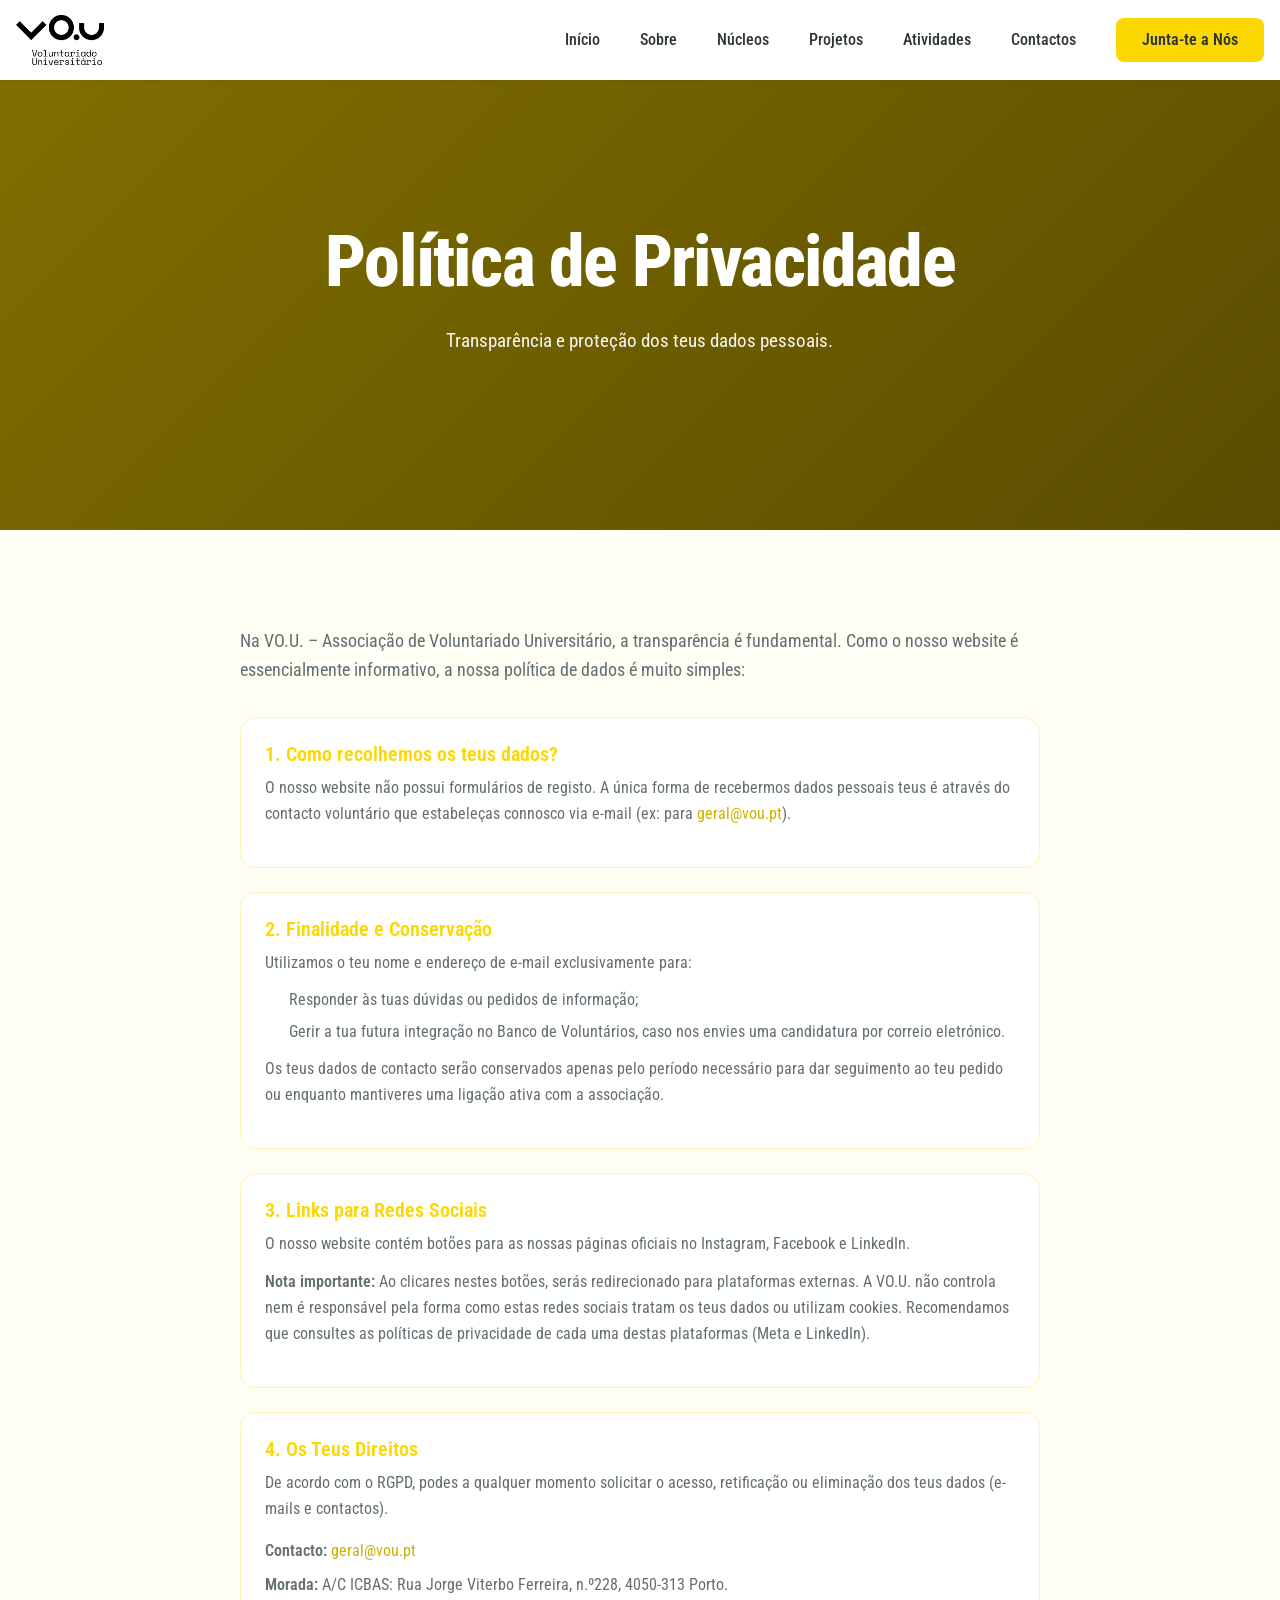
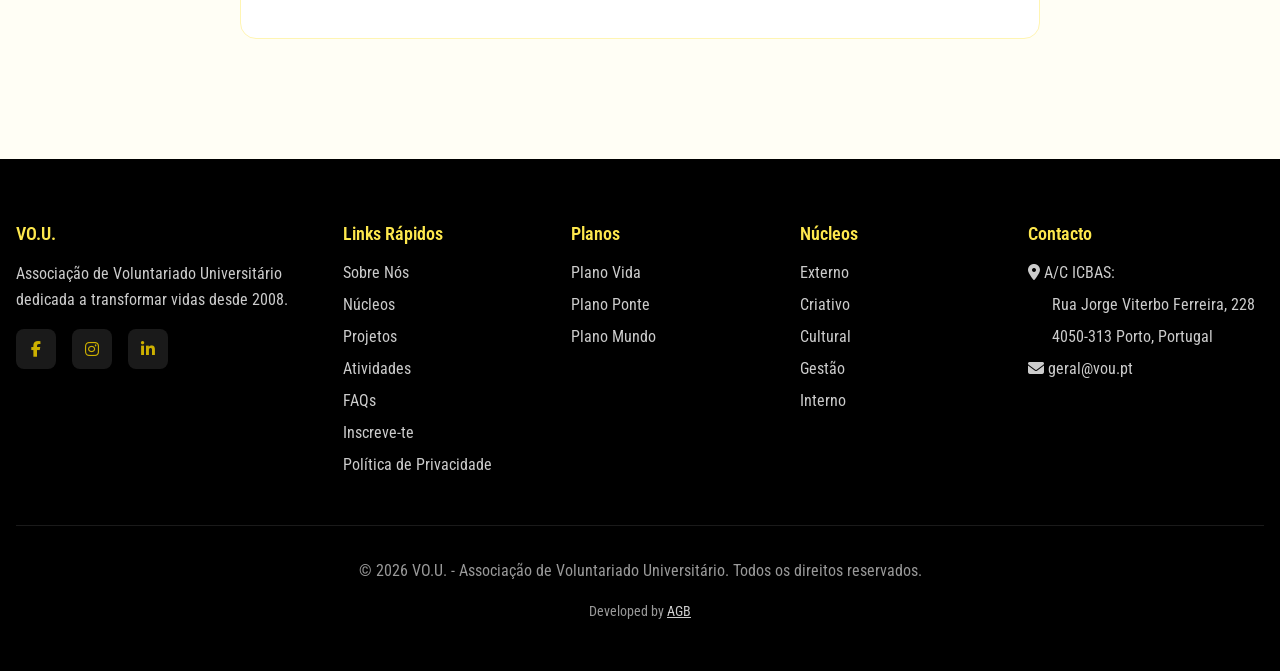
<file: privacidade.html>
<!DOCTYPE html>
<html lang="pt">
<head>
  <meta charset="UTF-8">
  <meta name="viewport" content="width=device-width, initial-scale=1.0">
  <meta name="description" content="Política de Privacidade da VO.U. - Associação de Voluntariado Universitário">

  <!-- Open Graph -->
  <meta property="og:type" content="website">
  <meta property="og:title" content="Política de Privacidade | VO.U.">
  <meta property="og:description" content="Política de privacidade da VO.U. - proteção dos teus dados pessoais.">
  <meta property="og:image" content="https://vou-associacao.pt/images/logos/logo-completo.png">
  <title>Política de Privacidade | VO.U. - Associação de Voluntariado</title>

  <link rel="icon" type="image/png" href="favicon.png?v=2">
  <link rel="stylesheet" href="css/main.css">
  <link rel="stylesheet" href="https://cdnjs.cloudflare.com/ajax/libs/font-awesome/6.5.1/css/all.min.css">
</head>
<body>
  <a href="#main-content" class="skip-to-main">Saltar para o conteúdo principal</a>

  <!-- ==================== HEADER ==================== -->
  <header class="header" id="header">
    <div class="container header__container">
      <a href="index.html" class="header__logo">
        <img src="images/logos/logo.png" alt="VO.U. - Associação de Voluntariado Universitário" class="header__logo-img">
      </a>

      <nav class="nav">
        <button class="nav__toggle" id="nav-toggle" aria-label="Toggle navigation">
          <span class="nav__toggle-line"></span>
          <span class="nav__toggle-line"></span>
          <span class="nav__toggle-line"></span>
        </button>

        <ul class="nav__list" id="nav-menu">
          <li class="nav__item">
            <a href="index.html" class="nav__link">Início</a>
          </li>
          <li class="nav__item">
            <a href="sobre.html" class="nav__link">Sobre</a>
          </li>
          <li class="nav__item">
            <a href="nucleos.html" class="nav__link">Núcleos</a>
          </li>
          <li class="nav__item">
            <a href="projetos.html" class="nav__link">Projetos</a>
          </li>
          <li class="nav__item">
            <a href="atividades.html" class="nav__link">Atividades</a>
          </li>
          <li class="nav__item">
            <a href="contactos.html" class="nav__link">Contactos</a>
          </li>
          <li class="nav__item nav__cta">
            <a href="inscricoes.html" class="btn btn-primary">Junta-te a Nós</a>
          </li>
        </ul>
      </nav>
    </div>
  </header>

  <main id="main-content">
    <!-- Hero Section -->
    <section class="hero" style="min-height: 50vh;">
      <div class="hero__background">
        <div style="position: absolute; inset: 0; background: linear-gradient(135deg, var(--color-yellow-800) 0%, var(--color-yellow-900) 100%);"></div>
      </div>
      <div class="hero__content">
        <h1 class="hero__title">Política de Privacidade</h1>
        <p class="hero__description">
          Transparência e proteção dos teus dados pessoais.
        </p>
      </div>
    </section>

    <!-- Privacy Policy Content -->
    <section class="section section-lg">
      <div class="container">
        <div style="max-width: 800px; margin: 0 auto;">

          <p style="font-size: var(--text-lg); color: var(--text-secondary); line-height: var(--leading-relaxed); margin-bottom: var(--space-8);">
            Na VO.U. – Associação de Voluntariado Universitário, a transparência é fundamental. Como o nosso website é essencialmente informativo, a nossa política de dados é muito simples:
          </p>

          <div class="card" style="margin-bottom: var(--space-6);">
            <div class="card__body">
              <h2 class="card__title" style="color: var(--color-primary);">1. Como recolhemos os teus dados?</h3>
              <p class="card__text">
                O nosso website não possui formulários de registo. A única forma de recebermos dados pessoais teus é através do contacto voluntário que estabeleças connosco via e-mail (ex: para <a href="mailto:geral@vou.pt">geral@vou.pt</a>).
              </p>
            </div>
          </div>

          <div class="card" style="margin-bottom: var(--space-6);">
            <div class="card__body">
              <h2 class="card__title" style="color: var(--color-primary);">2. Finalidade e Conservação</h3>
              <p class="card__text" style="margin-bottom: var(--space-3);">
                Utilizamos o teu nome e endereço de e-mail exclusivamente para:
              </p>
              <ul style="color: var(--text-secondary); padding-left: var(--space-6); margin-bottom: var(--space-3);">
                <li style="margin-bottom: var(--space-2);">Responder às tuas dúvidas ou pedidos de informação;</li>
                <li style="margin-bottom: var(--space-2);">Gerir a tua futura integração no Banco de Voluntários, caso nos envies uma candidatura por correio eletrónico.</li>
              </ul>
              <p class="card__text">
                Os teus dados de contacto serão conservados apenas pelo período necessário para dar seguimento ao teu pedido ou enquanto mantiveres uma ligação ativa com a associação.
              </p>
            </div>
          </div>

          <div class="card" style="margin-bottom: var(--space-6);">
            <div class="card__body">
              <h2 class="card__title" style="color: var(--color-primary);">3. Links para Redes Sociais</h3>
              <p class="card__text" style="margin-bottom: var(--space-3);">
                O nosso website contém botões para as nossas páginas oficiais no Instagram, Facebook e LinkedIn.
              </p>
              <p class="card__text">
                <strong>Nota importante:</strong> Ao clicares nestes botões, serás redirecionado para plataformas externas. A VO.U. não controla nem é responsável pela forma como estas redes sociais tratam os teus dados ou utilizam cookies. Recomendamos que consultes as políticas de privacidade de cada uma destas plataformas (Meta e LinkedIn).
              </p>
            </div>
          </div>

          <div class="card" style="margin-bottom: var(--space-6);">
            <div class="card__body">
              <h2 class="card__title" style="color: var(--color-primary);">4. Os Teus Direitos</h3>
              <p class="card__text" style="margin-bottom: var(--space-4);">
                De acordo com o RGPD, podes a qualquer momento solicitar o acesso, retificação ou eliminação dos teus dados (e-mails e contactos).
              </p>
              <p class="card__text" style="margin-bottom: var(--space-2);">
                <strong>Contacto:</strong> <a href="mailto:geral@vou.pt">geral@vou.pt</a>
              </p>
              <p class="card__text">
                <strong>Morada:</strong> A/C ICBAS: Rua Jorge Viterbo Ferreira, n.º228, 4050-313 Porto.
              </p>
            </div>
          </div>

        </div>
      </div>
    </section>
  </main>

  <!-- Footer -->
  <footer class="footer">
    <div class="container">
      <div class="footer__grid">
        <!-- About Section -->
        <div>
          <h3 class="footer__section-title">VO.U.</h3>
          <p style="color: rgba(255,255,255,0.8); margin-bottom: var(--space-4);">
            Associação de Voluntariado Universitário dedicada a transformar vidas desde 2008.
          </p>
          <div class="footer__social">
            <a href="https://www.facebook.com/VO.U.associacao?locale=pt_PT" class="footer__social-link" aria-label="Facebook" target="_blank" rel="noopener noreferrer">
              <i class="fab fa-facebook-f"></i>
            </a>
            <a href="https://www.instagram.com/vou.associacao/" class="footer__social-link" aria-label="Instagram" target="_blank" rel="noopener noreferrer">
              <i class="fab fa-instagram"></i>
            </a>
            <a href="https://www.linkedin.com/company/associacaovoluntariadouniversitariovou/" class="footer__social-link" aria-label="LinkedIn" target="_blank" rel="noopener noreferrer">
              <i class="fab fa-linkedin-in"></i>
            </a>
          </div>
        </div>

        <!-- Quick Links -->
        <div>
          <h3 class="footer__section-title">Links Rápidos</h3>
          <ul class="footer__list">
            <li><a href="sobre.html" class="footer__link">Sobre Nós</a></li>
            <li><a href="nucleos.html" class="footer__link">Núcleos</a></li>
            <li><a href="projetos.html" class="footer__link">Projetos</a></li>
            <li><a href="atividades.html" class="footer__link">Atividades</a></li>
            <li><a href="faqs.html" class="footer__link">FAQs</a></li>
            <li><a href="inscricoes.html" class="footer__link">Inscreve-te</a></li>
            <li><a href="privacidade.html" class="footer__link">Política de Privacidade</a></li>
          </ul>
        </div>

        <!-- Planos -->
        <div>
          <h3 class="footer__section-title">Planos</h3>
          <ul class="footer__list">
            <li><a href="projetos.html" class="footer__link">Plano Vida</a></li>
            <li><a href="projetos.html" class="footer__link">Plano Ponte</a></li>
            <li><a href="projetos.html" class="footer__link">Plano Mundo</a></li>
          </ul>
        </div>

        <!-- Núcleos -->
        <div>
          <h3 class="footer__section-title">Núcleos</h3>
          <ul class="footer__list">
            <li><a href="nucleos.html" class="footer__link">Externo</a></li>
            <li><a href="nucleos.html" class="footer__link">Criativo</a></li>
            <li><a href="nucleos.html" class="footer__link">Cultural</a></li>
            <li><a href="nucleos.html" class="footer__link">Gestão</a></li>
            <li><a href="nucleos.html" class="footer__link">Interno</a></li>
          </ul>
        </div>

        <!-- Contact -->
        <div>
          <h3 class="footer__section-title">Contacto</h3>
          <ul class="footer__list">
            <li style="color: rgba(255,255,255,0.8);">
              <i class="fas fa-map-marker-alt"></i>
              A/C ICBAS:
            </li>
            <li style="color: rgba(255,255,255,0.8); padding-left: 1.5rem;">
              Rua Jorge Viterbo Ferreira, 228
            </li>
            <li style="color: rgba(255,255,255,0.8); padding-left: 1.5rem;">
              4050-313 Porto, Portugal
            </li>
            <li>
              <a href="mailto:geral@vou.pt" class="footer__link">
                <i class="fas fa-envelope"></i>
                geral@vou.pt
              </a>
            </li>
          </ul>
        </div>
      </div>

      <!-- Bottom Bar -->
      <div class="footer__bottom">
        <p>&copy; 2026 VO.U. - Associação de Voluntariado Universitário. Todos os direitos reservados.</p>
        <p style="margin-top: var(--space-2); font-size: var(--text-sm); color: rgba(255,255,255,0.6);">Developed by <a href="https://www.agbcorporate.pt" target="_blank" rel="noopener noreferrer" style="color: rgba(255,255,255,0.8); text-decoration: underline;">AGB</a></p>
      </div>
    </div>
  </footer>

  <!-- JavaScript -->
  <script src="js/main.js"></script>
</body>
</html>
</file>
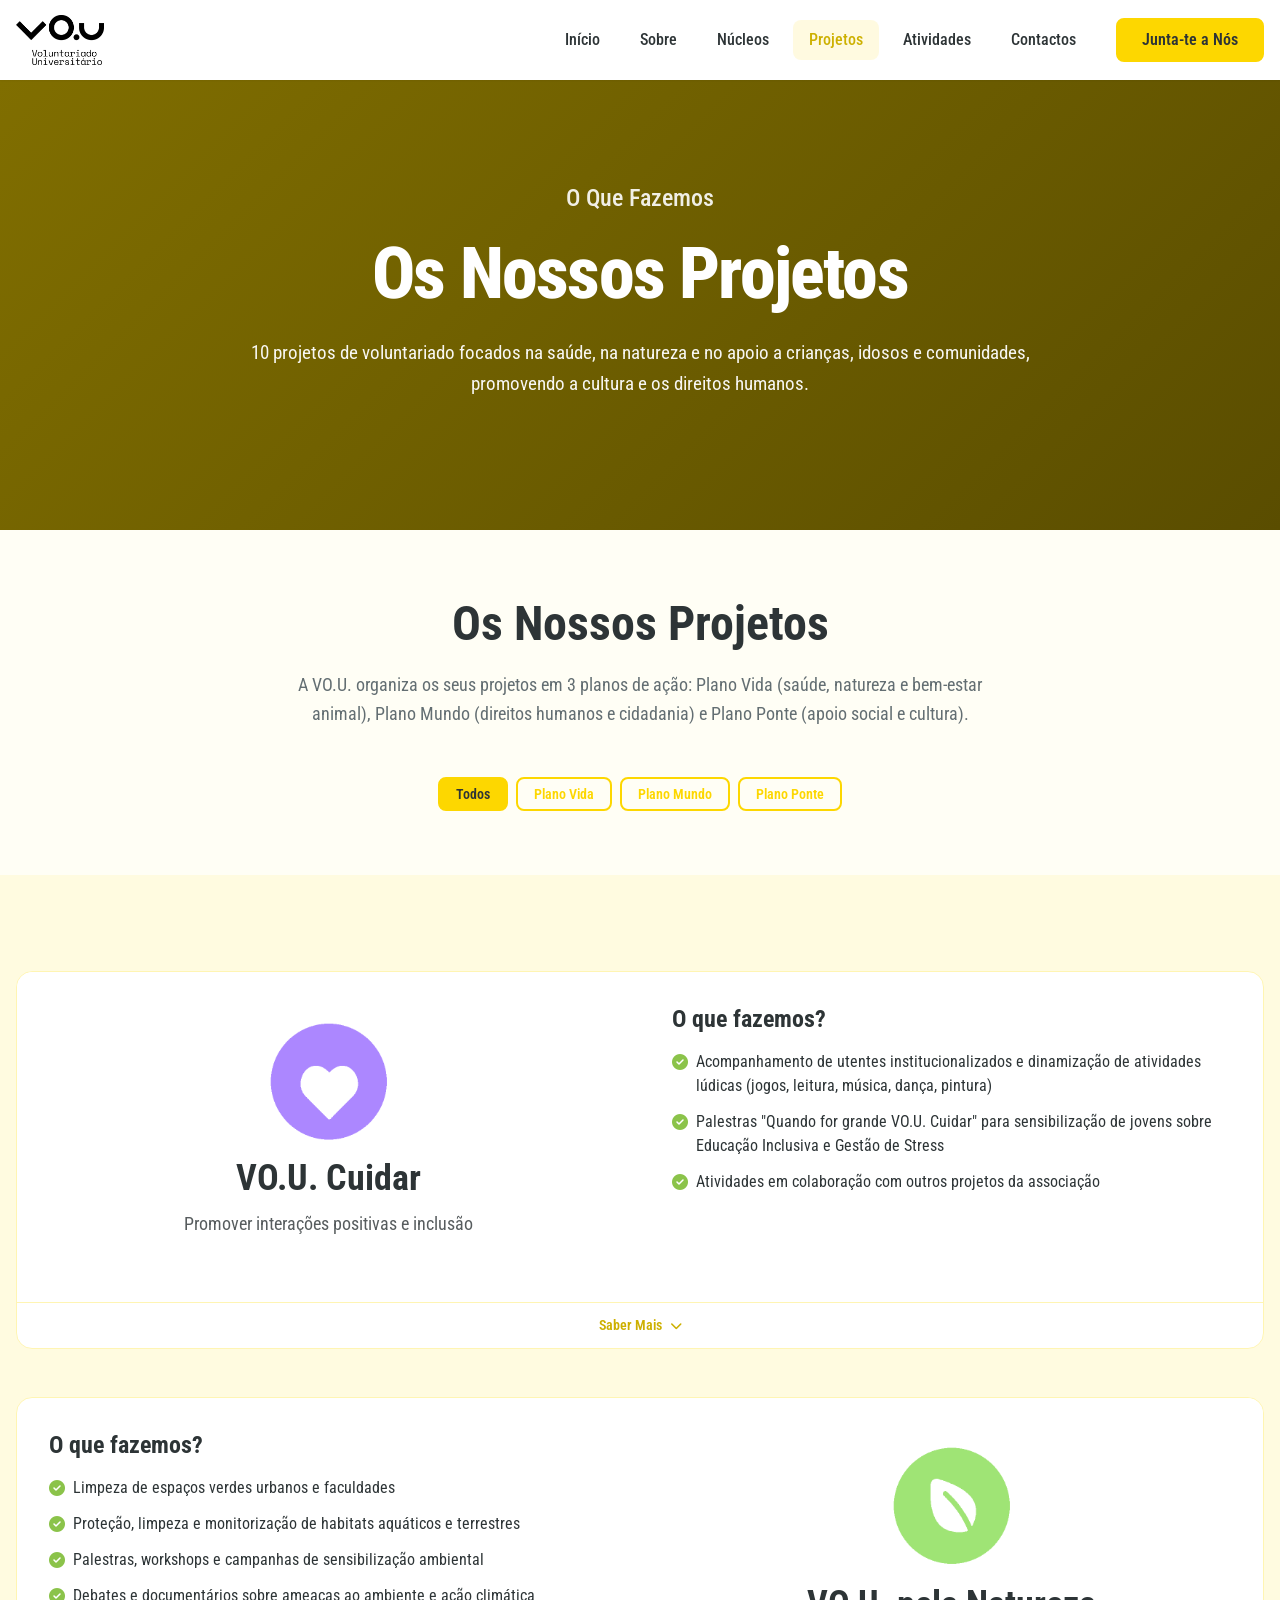
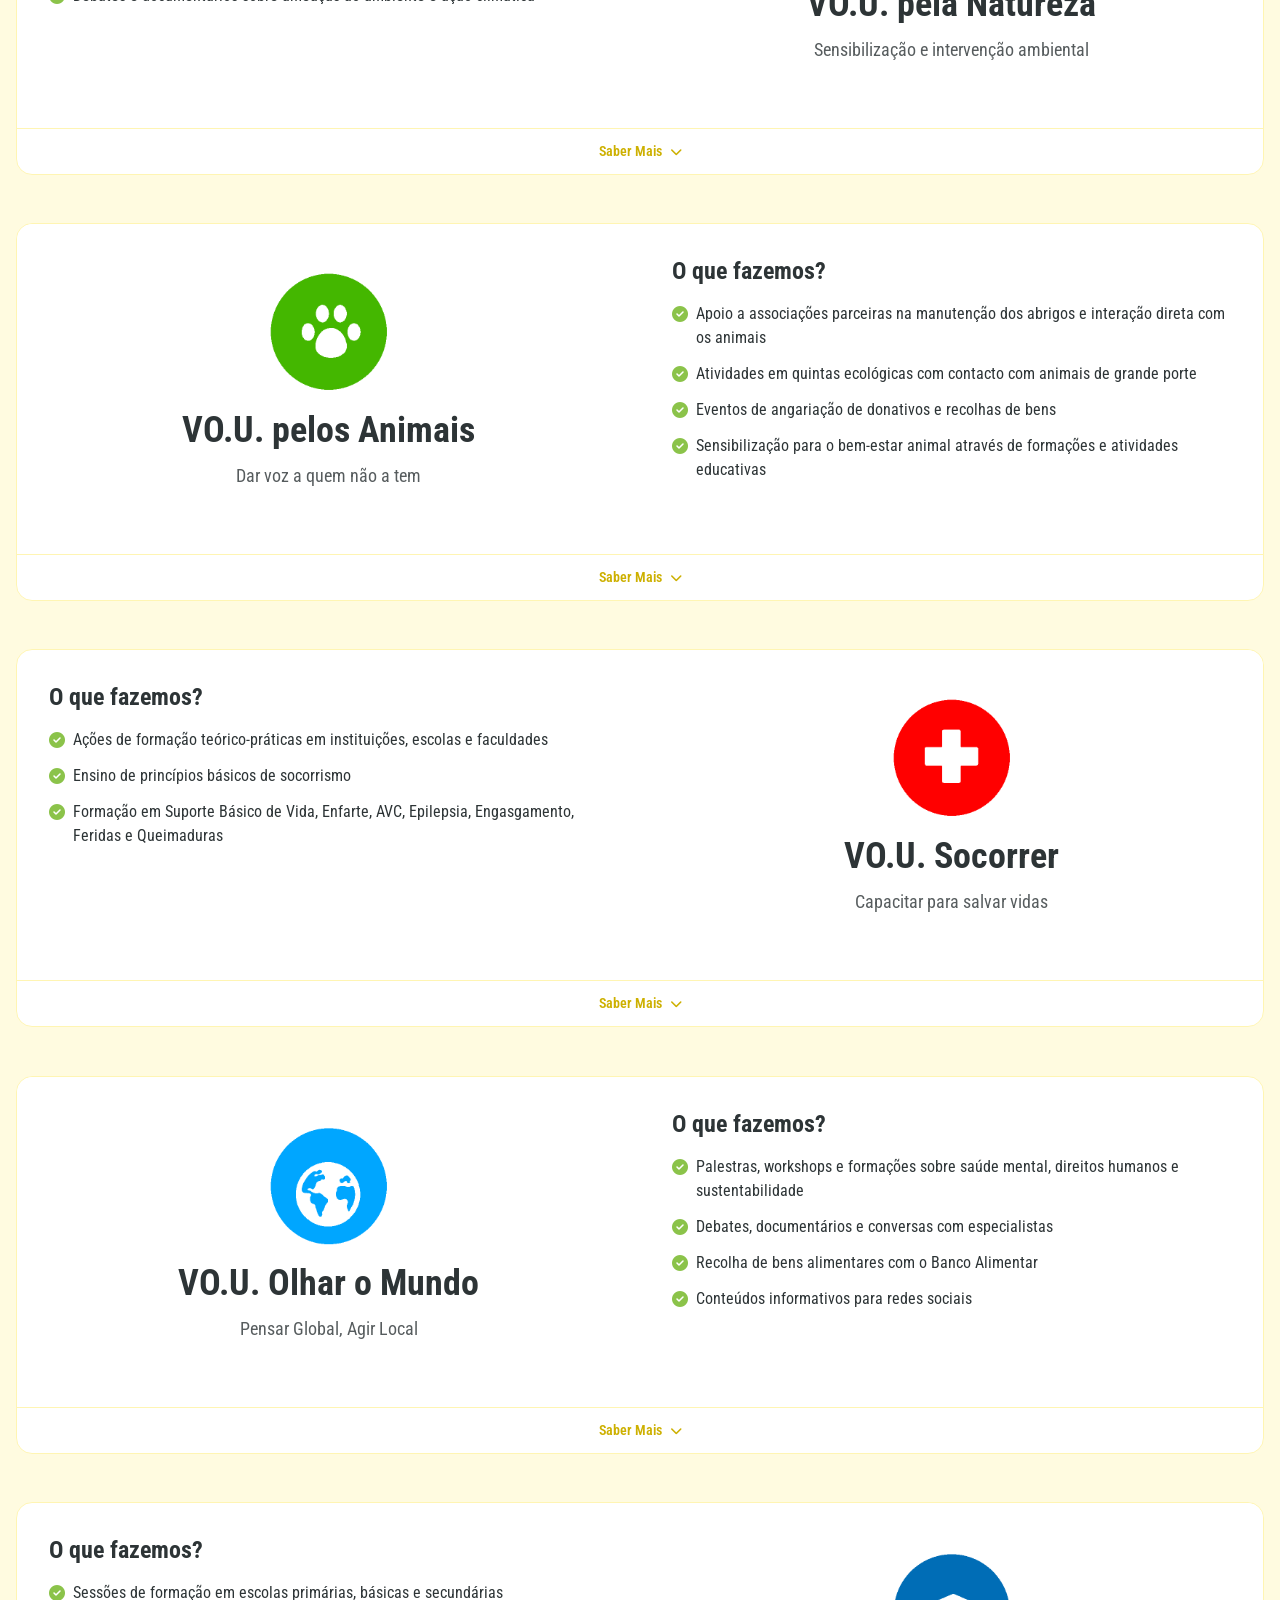
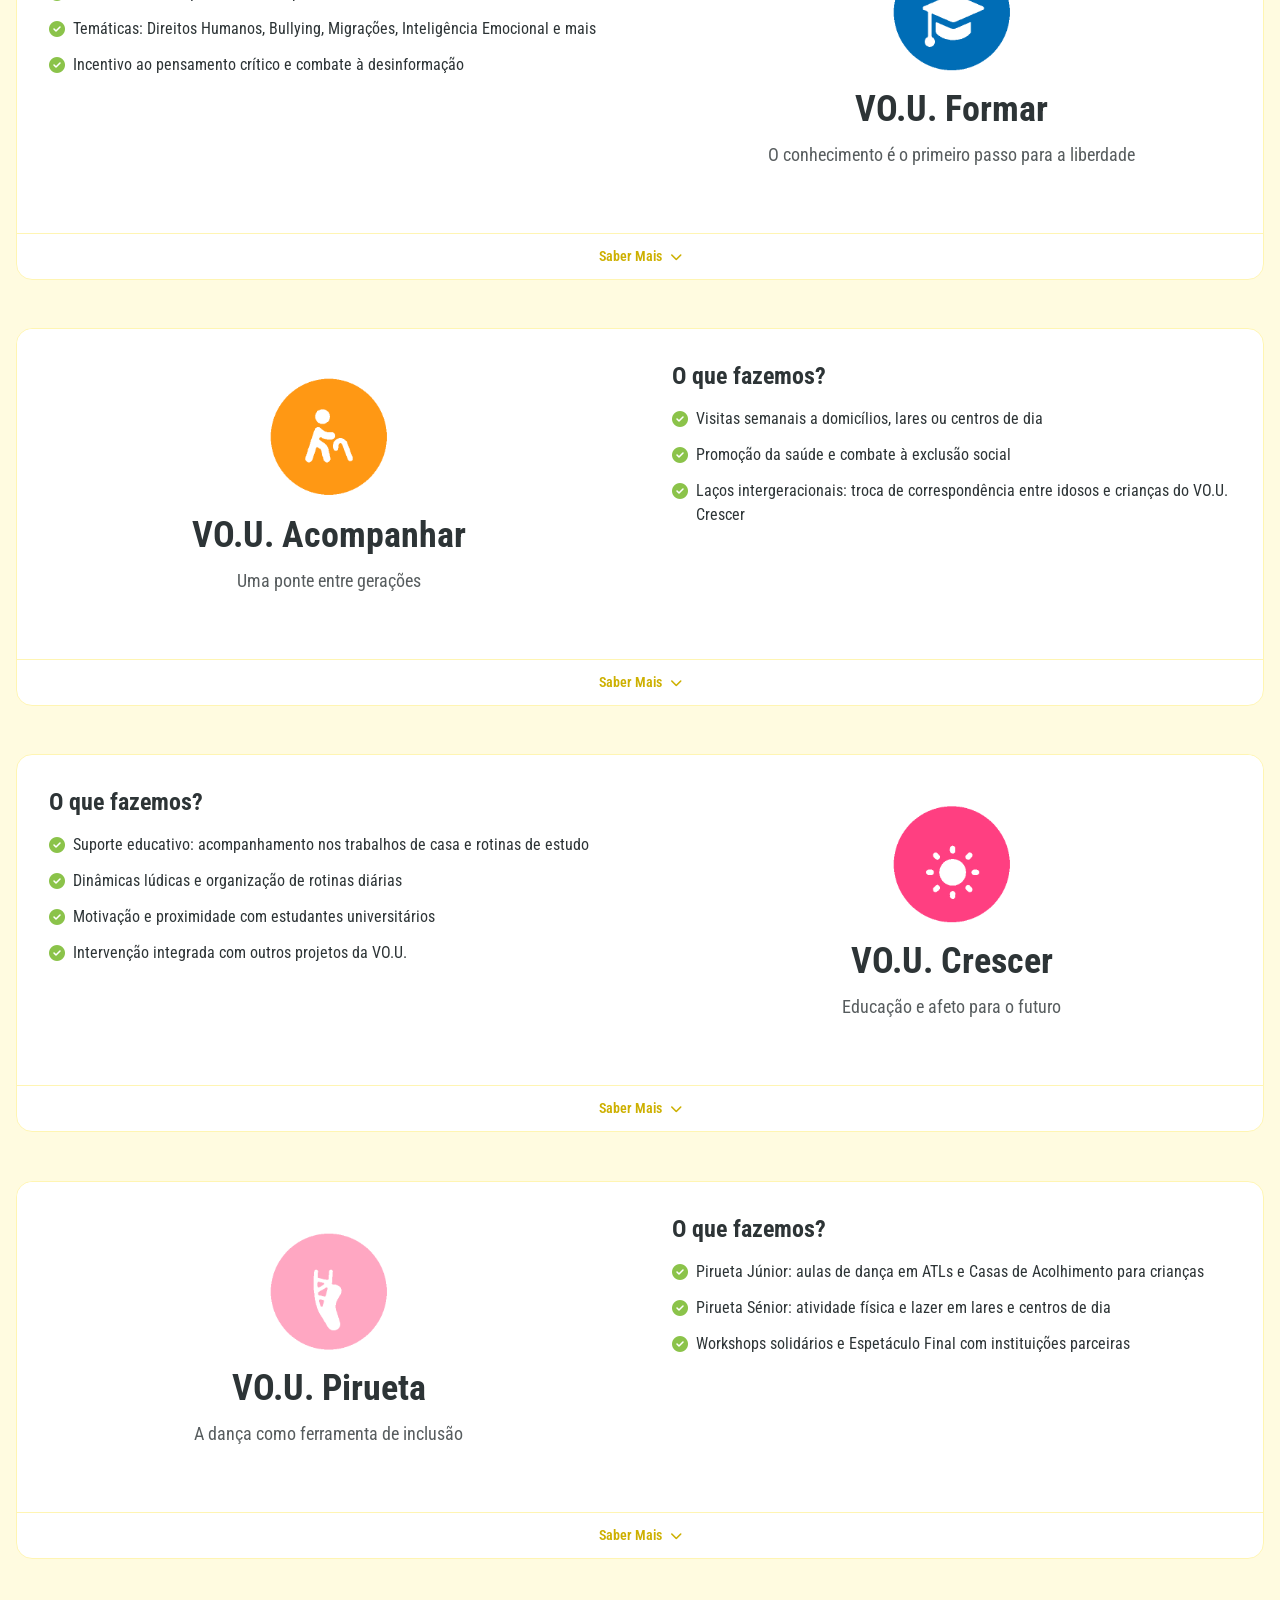
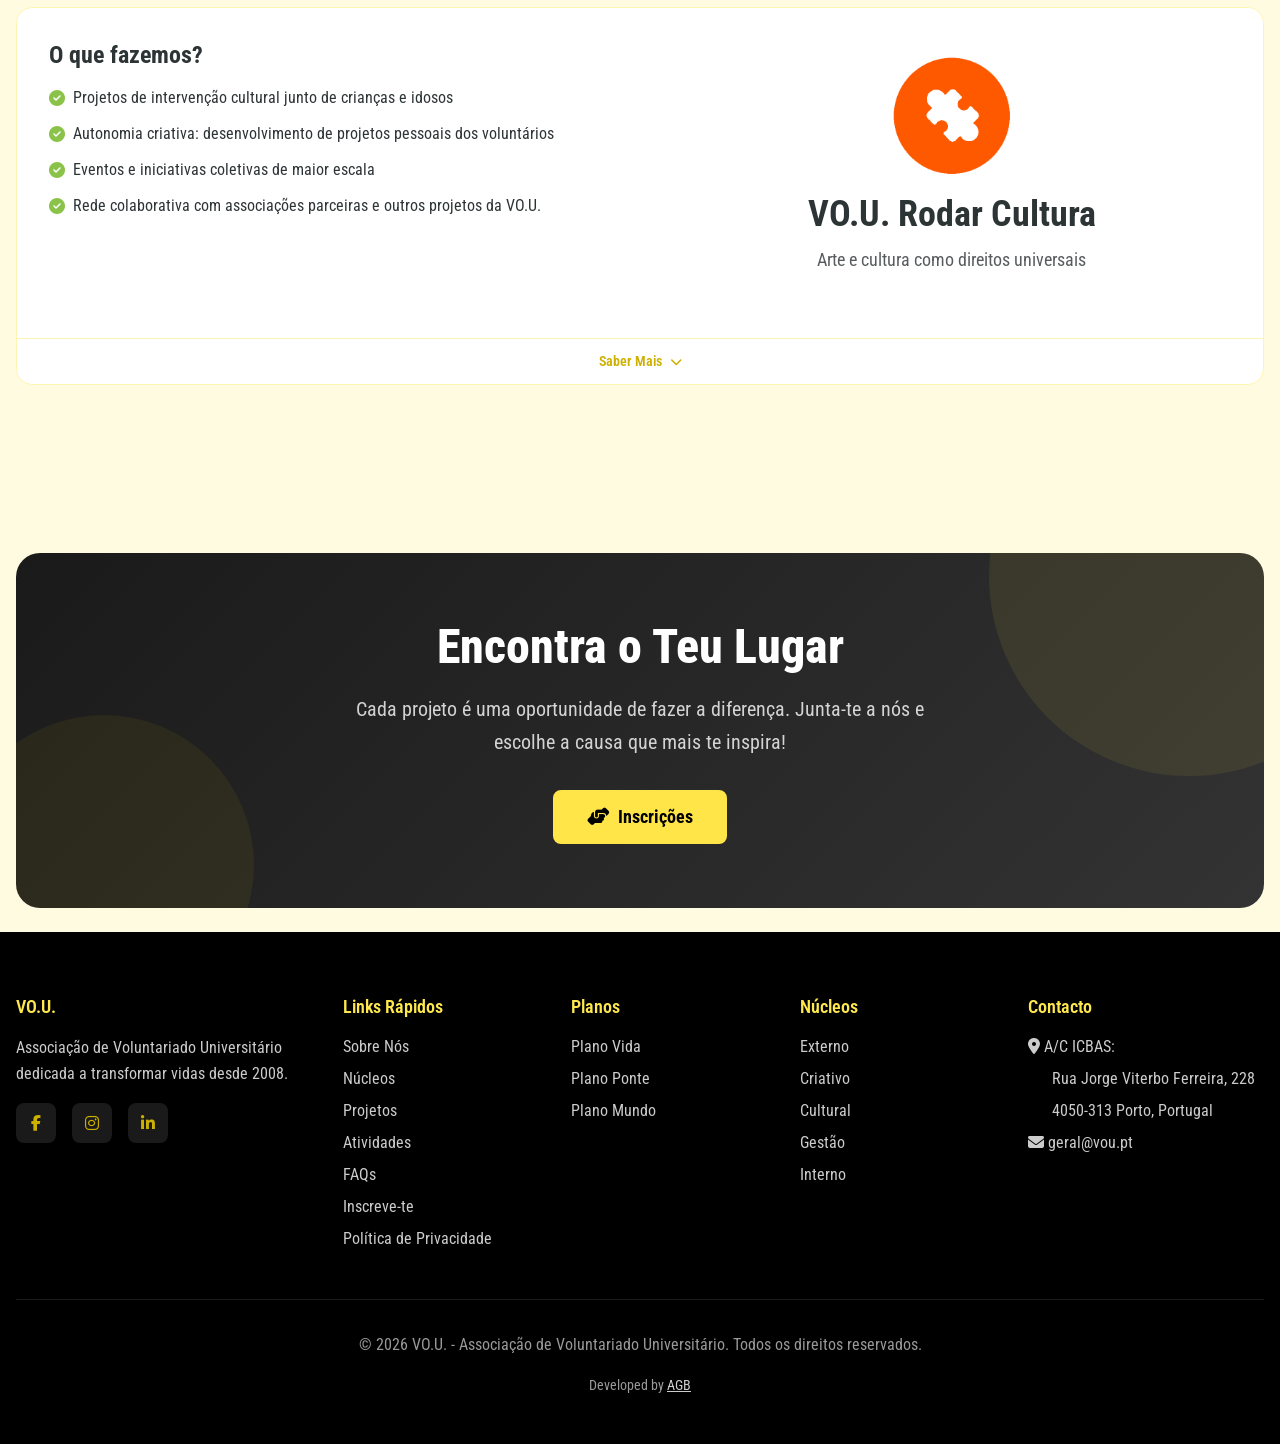
<file: projetos.html>
<!DOCTYPE html>
<html lang="pt">
<head>
  <meta charset="UTF-8">
  <meta name="viewport" content="width=device-width, initial-scale=1.0">
  <meta name="description" content="Descobre os 10 projetos da VO.U.: VO.U. Formar, pela Natureza, Acompanhar, Cuidar e mais. Áreas de saúde, ambiente, social e cultura.">

  <!-- Open Graph -->
  <meta property="og:type" content="website">
  <meta property="og:title" content="Projetos | VO.U. - Associação de Voluntariado">
  <meta property="og:description" content="10 projetos de voluntariado em saúde, natureza, cultura e direitos humanos.">
  <meta property="og:image" content="https://vou-associacao.pt/images/logos/logo-completo.png">
  <title>Projetos de Voluntariado | VO.U. Associação</title>

  <link rel="icon" type="image/png" href="favicon.png?v=2">
  <link rel="stylesheet" href="css/main.css">
  <link rel="stylesheet" href="https://cdnjs.cloudflare.com/ajax/libs/font-awesome/6.5.1/css/all.min.css">

</head>
<body>
  <a href="#main-content" class="skip-to-main">Saltar para o conteúdo principal</a>

  <!-- ==================== HEADER ==================== -->
  <header class="header" id="header">
    <div class="container header__container">
      <!-- Logo -->
      <a href="index.html" class="header__logo">
        <img src="images/logos/logo.png" alt="VO.U. - Associação de Voluntariado Universitário" class="header__logo-img">
      </a>

      <!-- Navigation -->
      <nav class="nav">
        <button class="nav__toggle" id="nav-toggle" aria-label="Toggle navigation">
          <span class="nav__toggle-line"></span>
          <span class="nav__toggle-line"></span>
          <span class="nav__toggle-line"></span>
        </button>

        <ul class="nav__list" id="nav-menu">
          <li class="nav__item">
            <a href="index.html" class="nav__link">Início</a>
          </li>
          <li class="nav__item">
            <a href="sobre.html" class="nav__link">Sobre</a>
          </li>
          <li class="nav__item">
            <a href="nucleos.html" class="nav__link">Núcleos</a>
          </li>
          <li class="nav__item">
            <a href="projetos.html" class="nav__link active">Projetos</a>
          </li>
          <li class="nav__item">
            <a href="atividades.html" class="nav__link">Atividades</a>
          </li>
          <li class="nav__item">
            <a href="contactos.html" class="nav__link">Contactos</a>
          </li>
          <li class="nav__item nav__cta">
            <a href="inscricoes.html#main-content" class="btn btn-primary">Junta-te a Nós</a>
          </li>
        </ul>
      </nav>
    </div>
  </header>

  <main id="main-content">
    <!-- Page Hero -->
    <section class="hero" style="min-height: 50vh;">
      <div class="hero__background">
        <div style="position: absolute; inset: 0; background: linear-gradient(135deg, var(--color-yellow-800) 0%, var(--color-yellow-900) 100%);"></div>
      </div>
      <div class="hero__content">
        <p class="hero__subtitle">O Que Fazemos</p>
        <h1 class="hero__title">Os Nossos Projetos</h1>
        <p class="hero__description">
          10 projetos de voluntariado focados na saúde, na natureza e no apoio a crianças, idosos e comunidades, promovendo a cultura e os direitos humanos.
        </p>
      </div>
    </section>

    <!-- Intro + Filter -->
    <section class="section">
      <div class="container">
        <div class="section-header">
          <h2 class="section-header__title">Os Nossos Projetos</h2>
          <p class="section-header__description">
            A VO.U. organiza os seus projetos em 3 planos de ação: Plano Vida (saúde, natureza e bem-estar animal), Plano Mundo (direitos humanos e cidadania) e Plano Ponte (apoio social e cultura).
          </p>
        </div>
        <div style="display: flex; gap: var(--space-2); justify-content: center; flex-wrap: wrap;">
          <button class="btn btn-sm btn-primary" data-filter="all">Todos</button>
          <button class="btn btn-sm btn-outline-primary" data-filter="plano-vida">Plano Vida</button>
          <button class="btn btn-sm btn-outline-primary" data-filter="plano-mundo">Plano Mundo</button>
          <button class="btn btn-sm btn-outline-primary" data-filter="plano-ponte">Plano Ponte</button>
        </div>
      </div>
    </section>

    <!-- Projects Cards -->
    <section class="section-lg" style="background: var(--bg-secondary);">
      <div class="container">

        <!-- ==================== PLANO VIDA ==================== -->

        <!-- 1. VO.U. Cuidar -->
        <div class="card" data-expandable data-reveal="fade-up" data-category="plano-vida" id="vou-cuidar" style="margin-bottom: var(--space-12); overflow: visible;">
          <div class="nucleo-card-grid" style="display: grid; grid-template-columns: 1fr 1fr; gap: 0;">
            <div style="background: white; padding: var(--space-12); display: flex; flex-direction: column; justify-content: center; align-items: center; text-align: center;">
              <img src="logos_independentes/cuidar.png" alt="VO.U. Cuidar" style="width: 120px; height: auto; display: block; margin: 0 auto var(--space-4);">
              <h3 style="font-size: var(--text-4xl); margin-bottom: var(--space-2); color: var(--color-dark);">VO.U. Cuidar</h3>
              <p style="font-size: var(--text-lg); color: var(--color-dark); opacity: 0.8;">Promover interações positivas e inclusão</p>
            </div>
            <div class="card__body" style="padding: var(--space-8);">
              <h4 class="mb-4">O que fazemos?</h4>
              <ul style="list-style: none; padding: 0;">
                <li style="margin-bottom: var(--space-3); display: flex; gap: var(--space-2);">
                  <i class="fas fa-check-circle" style="color: var(--color-success); margin-top: 4px;"></i>
                  <span>Acompanhamento de utentes institucionalizados e dinamização de atividades lúdicas (jogos, leitura, música, dança, pintura)</span>
                </li>
                <li style="margin-bottom: var(--space-3); display: flex; gap: var(--space-2);">
                  <i class="fas fa-check-circle" style="color: var(--color-success); margin-top: 4px;"></i>
                  <span>Palestras "Quando for grande VO.U. Cuidar" para sensibilização de jovens sobre Educação Inclusiva e Gestão de Stress</span>
                </li>
                <li style="margin-bottom: var(--space-3); display: flex; gap: var(--space-2);">
                  <i class="fas fa-check-circle" style="color: var(--color-success); margin-top: 4px;"></i>
                  <span>Atividades em colaboração com outros projetos da associação</span>
                </li>
              </ul>
            </div>
          </div>
          <button class="expand-btn" aria-expanded="false">
            <span>Saber Mais</span>
            <i class="fas fa-chevron-down"></i>
          </button>
          <div class="expandable-details">
            <div class="expandable-details__inner">
              <div class="expandable-details__grid">
                <div class="expandable-details__section">
                  <h5>Quem somos?</h5>
                  <p>O estigma da doença mental constitui, para os portadores da mesma, uma fonte de provação, representando um obstáculo à concretização de projetos pessoais e à sua integração social. O contacto com esta população vulnerável é uma das diversas estratégias para combater o preconceito que a envolve. Desta forma, o VO.U. Cuidar surge como um projeto que pretende promover interações positivas e mutuamente benéficas entre pessoas portadoras de doença mental, patologias neurológicas ou deficiência intelectual e voluntários, num ambiente pautado pela partilha, confraternização, inclusão e crescimento individual.</p>
                </div>
                <div class="expandable-details__section">
                  <h5>Perfil do Voluntário</h5>
                  <p>O voluntário deverá ser uma pessoa proativa, empática, comunicativa e motivada para ouvir e conhecer as histórias que os utentes têm para contar. Resiliência e tenacidade são também uma mais valia para construir laços com os nossos beneficiários.</p>
                </div>
              </div>
              <div class="expandable-details__grid">
                <div class="expandable-details__section">
                  <h5>Periodicidade</h5>
                  <p>Uma vez por semana, durante uma ou duas horas.</p>
                </div>
                <div class="expandable-details__section">
                  <h5>Requisitos</h5>
                  <ul style="list-style: none; padding: 0; margin: 0;">
                    <li style="margin-bottom: var(--space-2); display: flex; gap: var(--space-2);">
                      <i class="fas fa-check" style="color: var(--color-primary); margin-top: 4px;"></i>
                      <span>Participação numa sessão de esclarecimento do projeto</span>
                    </li>
                    <li style="margin-bottom: var(--space-2); display: flex; gap: var(--space-2);">
                      <i class="fas fa-check" style="color: var(--color-primary); margin-top: 4px;"></i>
                      <span>Sessão de formação obrigatória de Boas Práticas do Voluntariado</span>
                    </li>
                    <li style="margin-bottom: var(--space-2); display: flex; gap: var(--space-2);">
                      <i class="fas fa-check" style="color: var(--color-primary); margin-top: 4px;"></i>
                      <span>Entrega do Registo Criminal</span>
                    </li>
                    <li style="margin-bottom: var(--space-2); display: flex; gap: var(--space-2);">
                      <i class="fas fa-check" style="color: var(--color-primary); margin-top: 4px;"></i>
                      <span>Entrega da Ficha de Compromisso</span>
                    </li>
                    <li style="margin-bottom: var(--space-2); display: flex; gap: var(--space-2);">
                      <i class="fas fa-check" style="color: var(--color-primary); margin-top: 4px;"></i>
                      <span>Mínimo de 10 horas de voluntariado</span>
                    </li>
                  </ul>
                </div>
              </div>
              <div class="expandable-details__section" style="margin-top: var(--space-4);">
                <h5>Parcerias</h5>
                <div style="display: flex; flex-wrap: wrap; gap: var(--space-2); margin-top: var(--space-2);">
                  <span style="background: var(--bg-secondary); padding: var(--space-1) var(--space-3); border-radius: var(--radius-full); font-size: var(--text-sm);">APPACDM</span>
                  <span style="background: var(--bg-secondary); padding: var(--space-1) var(--space-3); border-radius: var(--radius-full); font-size: var(--text-sm);">APPC</span>
                  <span style="background: var(--bg-secondary); padding: var(--space-1) var(--space-3); border-radius: var(--radius-full); font-size: var(--text-sm);">Associação Somos Nós</span>
                  <span style="background: var(--bg-secondary); padding: var(--space-1) var(--space-3); border-radius: var(--radius-full); font-size: var(--text-sm);">CerciGaia</span>
                  <span style="background: var(--bg-secondary); padding: var(--space-1) var(--space-3); border-radius: var(--radius-full); font-size: var(--text-sm);">Hospital de Santo António – Cuidados Paliativos</span>
                  <span style="background: var(--bg-secondary); padding: var(--space-1) var(--space-3); border-radius: var(--radius-full); font-size: var(--text-sm);">IPA</span>
                  <span style="background: var(--bg-secondary); padding: var(--space-1) var(--space-3); border-radius: var(--radius-full); font-size: var(--text-sm);">Projeto (Re) Veste</span>
                  <span style="background: var(--bg-secondary); padding: var(--space-1) var(--space-3); border-radius: var(--radius-full); font-size: var(--text-sm);">Unidade de Deficiência do C.P.S. de Alfena</span>
                </div>
              </div>
              <div class="expandable-details__section" style="margin-top: var(--space-4);">
                <h5>Testemunho</h5>
                <blockquote style="border-left: 3px solid var(--color-primary); padding-left: var(--space-4); margin: 0; font-style: italic; color: var(--text-secondary);">
                  "Participar como voluntário na VO.U tem sido uma experiência profundamente positiva. Cada encontro com a instituição é vivido com leveza e calma, num ambiente onde a diversão e os bons momentos surgem de forma natural. Sinto-me acolhido e em conforto, com o coração cheio de amor. A VO.U. é um espaço de partilha genuína, onde dar e receber acontecem ao mesmo tempo. Uma experiência verdadeiramente gratificante."
                </blockquote>
              </div>
            
              <div class="projeto-galeria expandable-details__section" style="margin-top: var(--space-4);">
                <h5>Galeria</h5>
                <div class="projeto-galeria__grid">
                  <img src="images/projetos/cuidar/cuidar-1.jpeg" alt="VO.U. Cuidar" class="projeto-galeria__img" loading="lazy" onclick="openLightbox(this.src)">
                  <img src="images/projetos/cuidar/cuidar-2.jpeg" alt="VO.U. Cuidar" class="projeto-galeria__img" loading="lazy" onclick="openLightbox(this.src)">
                </div>
              </div>
</div>
          </div>
        </div>

        <!-- 2. VO.U. pela Natureza -->
        <div class="card" data-expandable data-reveal="fade-up" data-category="plano-vida" id="vou-pela-natureza" style="margin-bottom: var(--space-12); overflow: visible;">
          <div class="nucleo-card-grid" style="display: grid; grid-template-columns: 1fr 1fr; gap: 0;">
            <div class="card__body" style="padding: var(--space-8);">
              <h4 class="mb-4">O que fazemos?</h4>
              <ul style="list-style: none; padding: 0;">
                <li style="margin-bottom: var(--space-3); display: flex; gap: var(--space-2);">
                  <i class="fas fa-check-circle" style="color: var(--color-success); margin-top: 4px;"></i>
                  <span>Limpeza de espaços verdes urbanos e faculdades</span>
                </li>
                <li style="margin-bottom: var(--space-3); display: flex; gap: var(--space-2);">
                  <i class="fas fa-check-circle" style="color: var(--color-success); margin-top: 4px;"></i>
                  <span>Proteção, limpeza e monitorização de habitats aquáticos e terrestres</span>
                </li>
                <li style="margin-bottom: var(--space-3); display: flex; gap: var(--space-2);">
                  <i class="fas fa-check-circle" style="color: var(--color-success); margin-top: 4px;"></i>
                  <span>Palestras, workshops e campanhas de sensibilização ambiental</span>
                </li>
                <li style="margin-bottom: var(--space-3); display: flex; gap: var(--space-2);">
                  <i class="fas fa-check-circle" style="color: var(--color-success); margin-top: 4px;"></i>
                  <span>Debates e documentários sobre ameaças ao ambiente e ação climática</span>
                </li>
              </ul>
            </div>
            <div style="background: white; padding: var(--space-12); display: flex; flex-direction: column; justify-content: center; align-items: center; text-align: center;">
              <img src="logos_independentes/natureza.png" alt="VO.U. pela Natureza" style="width: 120px; height: auto; display: block; margin: 0 auto var(--space-4);">
              <h3 style="font-size: var(--text-4xl); margin-bottom: var(--space-2); color: var(--color-dark);">VO.U. pela Natureza</h3>
              <p style="font-size: var(--text-lg); color: var(--color-dark); opacity: 0.8;">Sensibilização e intervenção ambiental</p>
            </div>
          </div>
          <button class="expand-btn" aria-expanded="false">
            <span>Saber Mais</span>
            <i class="fas fa-chevron-down"></i>
          </button>
          <div class="expandable-details">
            <div class="expandable-details__inner">
              <div class="expandable-details__grid">
                <div class="expandable-details__section">
                  <h5>Quem somos?</h5>
                  <p>O planeta está a dar sinais claros de exaustão. O consumo excessivo de recursos, a degradação do ar, da água e dos solos e a perda acelerada de biodiversidade mostram que o atual modelo não é sustentável. As alterações climáticas já fazem parte do nosso presente e exigem ação imediata. A transição para um futuro mais sustentável é essencial, mas deve ser pensada de forma responsável, pois mesmo soluções como as energias renováveis podem gerar um impacto negativo destruindo habitats naturais e grandes manchas verdes. Construir cidades mais sustentáveis, promover o consumo responsável e proteger a biodiversidade aquática e terrestre exige cidadãos informados, críticos e ativos. É com este compromisso que nasce o VO.U. pela Natureza, promovendo sensibilização e intervenção alinhadas com a Dimensão Ambiental dos Objetivos de Desenvolvimento Sustentável da ONU.</p>
                </div>
                <div class="expandable-details__section">
                  <h5>Perfil do Voluntário</h5>
                  <p>Procuramos voluntários proativos, apaixonados pela natureza e prontos para agir, aprender e colocar as mãos na terra!</p>
                </div>
              </div>
              <div class="expandable-details__grid">
                <div class="expandable-details__section">
                  <h5>Periodicidade</h5>
                  <p>Atividades pontuais cuja realização depende fortemente das condições climatéricas. Embora a maioria das ações presenciais aconteça às sextas-feiras e aos fins de semana, o projeto mantém-se vivo no espaço digital.</p>
                </div>
                <div class="expandable-details__section">
                  <h5>Requisitos</h5>
                  <ul style="list-style: none; padding: 0; margin: 0;">
                    <li style="margin-bottom: var(--space-2); display: flex; gap: var(--space-2);">
                      <i class="fas fa-check" style="color: var(--color-primary); margin-top: 4px;"></i>
                      <span>Participação numa sessão de esclarecimento do projeto</span>
                    </li>
                    <li style="margin-bottom: var(--space-2); display: flex; gap: var(--space-2);">
                      <i class="fas fa-check" style="color: var(--color-primary); margin-top: 4px;"></i>
                      <span>Entrega da Ficha de Compromisso</span>
                    </li>
                    <li style="margin-bottom: var(--space-2); display: flex; gap: var(--space-2);">
                      <i class="fas fa-check" style="color: var(--color-primary); margin-top: 4px;"></i>
                      <span>Mínimo de 5 horas de voluntariado</span>
                    </li>
                  </ul>
                </div>
              </div>
              <div class="expandable-details__section" style="margin-top: var(--space-4);">
                <h5>Parcerias</h5>
                <div style="display: flex; flex-wrap: wrap; gap: var(--space-2); margin-top: var(--space-2);">
                  <span style="background: var(--bg-secondary); padding: var(--space-1) var(--space-3); border-radius: var(--radius-full); font-size: var(--text-sm);">Alexandra Arnóbio – Upcycling Projects</span>
                  <span style="background: var(--bg-secondary); padding: var(--space-1) var(--space-3); border-radius: var(--radius-full); font-size: var(--text-sm);">Associação BioLiving</span>
                  <span style="background: var(--bg-secondary); padding: var(--space-1) var(--space-3); border-radius: var(--radius-full); font-size: var(--text-sm);">Fundação Mata do Buçaco</span>
                  <span style="background: var(--bg-secondary); padding: var(--space-1) var(--space-3); border-radius: var(--radius-full); font-size: var(--text-sm);">Jardim Botânico do Porto</span>
                  <span style="background: var(--bg-secondary); padding: var(--space-1) var(--space-3); border-radius: var(--radius-full); font-size: var(--text-sm);">Montis</span>
                  <span style="background: var(--bg-secondary); padding: var(--space-1) var(--space-3); border-radius: var(--radius-full); font-size: var(--text-sm);">VERDE</span>
                </div>
              </div>
              <div class="expandable-details__section" style="margin-top: var(--space-4);">
                <h5>Testemunho</h5>
                <blockquote style="border-left: 3px solid var(--color-primary); padding-left: var(--space-4); margin: 0; font-style: italic; color: var(--text-secondary);">
                  "A VO.U. tornou-se casa a partir do momento em que entrei na sua porta. Foi, é, e continuará a ser um cantinho de boas ações, na qual partilhamos: o espírito de equipa; o melhor que há dentro de cada um de nós; a boa disposição; a vontade de ajudar e mudar o mundo - tudo isto, claro, dentro desta pequena peça de puzzle que não muda o mundo, mas que acreditamos que poderá mudar o mundo! Apesar de a Natureza não ser a minha área académica, este projeto é algo que me ajuda a crescer individualmente e aprender o que de melhor nos proporciona, através de todas as suas diversas atividades :) Ainda tens dúvidas? Junta-te a nós!"
                  <footer style="margin-top: var(--space-2); font-style: normal; font-weight: 600; color: var(--text-primary);">— Maria Luís Oliveira</footer>
                </blockquote>
              </div>
            
              <div class="projeto-galeria expandable-details__section" style="margin-top: var(--space-4);">
                <h5>Galeria</h5>
                <div class="projeto-galeria__grid">
                  <img src="images/projetos/natureza/natureza-1.jpg" alt="VO.U. pela Natureza" class="projeto-galeria__img" loading="lazy" onclick="openLightbox(this.src)">
                  <img src="images/projetos/natureza/natureza-2.jpg" alt="VO.U. pela Natureza" class="projeto-galeria__img" loading="lazy" onclick="openLightbox(this.src)">
                  <img src="images/projetos/natureza/natureza-3.jpg" alt="VO.U. pela Natureza" class="projeto-galeria__img" loading="lazy" onclick="openLightbox(this.src)">
                  <img src="images/projetos/natureza/natureza-4.jpg" alt="VO.U. pela Natureza" class="projeto-galeria__img" loading="lazy" onclick="openLightbox(this.src)">
                  <img src="images/projetos/natureza/natureza-5.jpg" alt="VO.U. pela Natureza" class="projeto-galeria__img" loading="lazy" onclick="openLightbox(this.src)">
                  <img src="images/projetos/natureza/natureza-6.jpg" alt="VO.U. pela Natureza" class="projeto-galeria__img" loading="lazy" onclick="openLightbox(this.src)">
                </div>
              </div>
</div>
          </div>
        </div>

        <!-- 3. VO.U. pelos Animais -->
        <div class="card" data-expandable data-reveal="fade-up" data-category="plano-vida" id="vou-pelos-animais" style="margin-bottom: var(--space-12); overflow: visible;">
          <div class="nucleo-card-grid" style="display: grid; grid-template-columns: 1fr 1fr; gap: 0;">
            <div style="background: white; padding: var(--space-12); display: flex; flex-direction: column; justify-content: center; align-items: center; text-align: center;">
              <img src="logos_independentes/animais.png" alt="VO.U. pelos Animais" style="width: 120px; height: auto; display: block; margin: 0 auto var(--space-4);">
              <h3 style="font-size: var(--text-4xl); margin-bottom: var(--space-2); color: var(--color-dark);">VO.U. pelos Animais</h3>
              <p style="font-size: var(--text-lg); color: var(--color-dark); opacity: 0.8;">Dar voz a quem não a tem</p>
            </div>
            <div class="card__body" style="padding: var(--space-8);">
              <h4 class="mb-4">O que fazemos?</h4>
              <ul style="list-style: none; padding: 0;">
                <li style="margin-bottom: var(--space-3); display: flex; gap: var(--space-2);">
                  <i class="fas fa-check-circle" style="color: var(--color-success); margin-top: 4px;"></i>
                  <span>Apoio a associações parceiras na manutenção dos abrigos e interação direta com os animais</span>
                </li>
                <li style="margin-bottom: var(--space-3); display: flex; gap: var(--space-2);">
                  <i class="fas fa-check-circle" style="color: var(--color-success); margin-top: 4px;"></i>
                  <span>Atividades em quintas ecológicas com contacto com animais de grande porte</span>
                </li>
                <li style="margin-bottom: var(--space-3); display: flex; gap: var(--space-2);">
                  <i class="fas fa-check-circle" style="color: var(--color-success); margin-top: 4px;"></i>
                  <span>Eventos de angariação de donativos e recolhas de bens</span>
                </li>
                <li style="margin-bottom: var(--space-3); display: flex; gap: var(--space-2);">
                  <i class="fas fa-check-circle" style="color: var(--color-success); margin-top: 4px;"></i>
                  <span>Sensibilização para o bem-estar animal através de formações e atividades educativas</span>
                </li>
              </ul>
            </div>
          </div>
          <button class="expand-btn" aria-expanded="false">
            <span>Saber Mais</span>
            <i class="fas fa-chevron-down"></i>
          </button>
          <div class="expandable-details">
            <div class="expandable-details__inner">
              <div class="expandable-details__grid">
                <div class="expandable-details__section">
                  <h5>Quem somos?</h5>
                  <p>A forma como uma sociedade trata os seus animais é um reflexo direto da sua consciência ética. Num cenário onde o abandono e a sobrelotação de abrigos são realidades críticas, a compaixão deve transformar-se em ação direta. Acreditamos que os animais, enquanto seres sencientes, exigem a nossa responsabilidade coletiva para garantir a sua dignidade. O VO.U. pelos Animais nasce do compromisso de dar voz a quem não a tem. Acreditamos que cada gesto individual pode transformar o quotidiano de centenas de animais que aguardam por um lar. Através do voluntariado ativo e da educação, trabalhamos para construir uma comunidade mais sensível, informada e comprometida com a proteção animal.</p>
                </div>
                <div class="expandable-details__section">
                  <h5>Perfil do Voluntário</h5>
                  <p>No VO.U. pelos Animais, são bem-vindos todos os voluntários que gostem de animais e queiram ajudar os patudos que mais precisam! Procuramos voluntários responsáveis e trabalhadores para assumirem connosco este compromisso.</p>
                </div>
              </div>
              <div class="expandable-details__grid">
                <div class="expandable-details__section">
                  <h5>Periodicidade</h5>
                  <p>As atividades mais regulares acontecem no Cantinho do Tareco, Causas de Caudas e MIDAS. Existem vários turnos ao longo da semana, em diferentes horários, com uma duração média de 3 horas. A escolha dos turnos é bastante flexível, não havendo obrigatoriedade de fazer voluntariado todas as semanas.</p>
                </div>
                <div class="expandable-details__section">
                  <h5>Requisitos</h5>
                  <ul style="list-style: none; padding: 0; margin: 0;">
                    <li style="margin-bottom: var(--space-2); display: flex; gap: var(--space-2);">
                      <i class="fas fa-check" style="color: var(--color-primary); margin-top: 4px;"></i>
                      <span>Participação numa sessão de esclarecimento do projeto</span>
                    </li>
                    <li style="margin-bottom: var(--space-2); display: flex; gap: var(--space-2);">
                      <i class="fas fa-check" style="color: var(--color-primary); margin-top: 4px;"></i>
                      <span>Entrega da Ficha de Compromisso</span>
                    </li>
                    <li style="margin-bottom: var(--space-2); display: flex; gap: var(--space-2);">
                      <i class="fas fa-check" style="color: var(--color-primary); margin-top: 4px;"></i>
                      <span>Mínimo de 10 horas de voluntariado</span>
                    </li>
                  </ul>
                </div>
              </div>
              <div class="expandable-details__section" style="margin-top: var(--space-4);">
                <h5>Parcerias</h5>
                <div style="display: flex; flex-wrap: wrap; gap: var(--space-2); margin-top: var(--space-2);">
                  <span style="background: var(--bg-secondary); padding: var(--space-1) var(--space-3); border-radius: var(--radius-full); font-size: var(--text-sm);">Animais de Rua</span>
                  <span style="background: var(--bg-secondary); padding: var(--space-1) var(--space-3); border-radius: var(--radius-full); font-size: var(--text-sm);">Cantinho do Tareco</span>
                  <span style="background: var(--bg-secondary); padding: var(--space-1) var(--space-3); border-radius: var(--radius-full); font-size: var(--text-sm);">Causas de Caudas</span>
                  <span style="background: var(--bg-secondary); padding: var(--space-1) var(--space-3); border-radius: var(--radius-full); font-size: var(--text-sm);">MIDAS</span>
                  <span style="background: var(--bg-secondary); padding: var(--space-1) var(--space-3); border-radius: var(--radius-full); font-size: var(--text-sm);">Quinta das Águias</span>
                  <span style="background: var(--bg-secondary); padding: var(--space-1) var(--space-3); border-radius: var(--radius-full); font-size: var(--text-sm);">SalvAnimal</span>
                </div>
              </div>
              <div class="expandable-details__section" style="margin-top: var(--space-4);">
                <h5>Testemunhos</h5>
                <blockquote style="border-left: 3px solid var(--color-primary); padding-left: var(--space-4); margin: 0 0 var(--space-4) 0; font-style: italic; color: var(--text-secondary);">
                  "Juntei-me a este projeto, porque adoro animais. Gostei muito da minha experiência, porque senti que realmente consegui fazer a diferença na vida de imensos patudos."
                </blockquote>
                <blockquote style="border-left: 3px solid var(--color-primary); padding-left: var(--space-4); margin: 0; font-style: italic; color: var(--text-secondary);">
                  "No VO.U. pelos Animais, cada gesto conta. Algo tão simples como uma festinha é o momento mais feliz na vida de um animal que vive num abrigo."
                </blockquote>
              </div>
            
              <div class="projeto-galeria expandable-details__section" style="margin-top: var(--space-4);">
                <h5>Galeria</h5>
                <div class="projeto-galeria__grid">
                  <img src="images/projetos/animais/animais-1.jpg" alt="VO.U. pelos Animais" class="projeto-galeria__img" loading="lazy" onclick="openLightbox(this.src)">
                  <img src="images/projetos/animais/animais-2.jpg" alt="VO.U. pelos Animais" class="projeto-galeria__img" loading="lazy" onclick="openLightbox(this.src)">
                  <img src="images/projetos/animais/animais-3.jpg" alt="VO.U. pelos Animais" class="projeto-galeria__img" loading="lazy" onclick="openLightbox(this.src)">
                  <img src="images/projetos/animais/animais-4.jpg" alt="VO.U. pelos Animais" class="projeto-galeria__img" loading="lazy" onclick="openLightbox(this.src)">
                  <img src="images/projetos/animais/animais-5.jpg" alt="VO.U. pelos Animais" class="projeto-galeria__img" loading="lazy" onclick="openLightbox(this.src)">
                  <img src="images/projetos/animais/animais-6.jpg" alt="VO.U. pelos Animais" class="projeto-galeria__img" loading="lazy" onclick="openLightbox(this.src)">
                  <img src="images/projetos/animais/animais-7.jpg" alt="VO.U. pelos Animais" class="projeto-galeria__img" loading="lazy" onclick="openLightbox(this.src)">
                </div>
              </div>
</div>
          </div>
        </div>

        <!-- 4. VO.U. Socorrer -->
        <div class="card" data-expandable data-reveal="fade-up" data-category="plano-vida" id="vou-socorrer" style="margin-bottom: var(--space-12); overflow: visible;">
          <div class="nucleo-card-grid" style="display: grid; grid-template-columns: 1fr 1fr; gap: 0;">
            <div class="card__body" style="padding: var(--space-8);">
              <h4 class="mb-4">O que fazemos?</h4>
              <ul style="list-style: none; padding: 0;">
                <li style="margin-bottom: var(--space-3); display: flex; gap: var(--space-2);">
                  <i class="fas fa-check-circle" style="color: var(--color-success); margin-top: 4px;"></i>
                  <span>Ações de formação teórico-práticas em instituições, escolas e faculdades</span>
                </li>
                <li style="margin-bottom: var(--space-3); display: flex; gap: var(--space-2);">
                  <i class="fas fa-check-circle" style="color: var(--color-success); margin-top: 4px;"></i>
                  <span>Ensino de princípios básicos de socorrismo</span>
                </li>
                <li style="margin-bottom: var(--space-3); display: flex; gap: var(--space-2);">
                  <i class="fas fa-check-circle" style="color: var(--color-success); margin-top: 4px;"></i>
                  <span>Formação em Suporte Básico de Vida, Enfarte, AVC, Epilepsia, Engasgamento, Feridas e Queimaduras</span>
                </li>
              </ul>
            </div>
            <div style="background: white; padding: var(--space-12); display: flex; flex-direction: column; justify-content: center; align-items: center; text-align: center;">
              <img src="logos_independentes/socorrer.png" alt="VO.U. Socorrer" style="width: 120px; height: auto; display: block; margin: 0 auto var(--space-4);">
              <h3 style="font-size: var(--text-4xl); margin-bottom: var(--space-2); color: var(--color-dark);">VO.U. Socorrer</h3>
              <p style="font-size: var(--text-lg); color: var(--color-dark); opacity: 0.8;">Capacitar para salvar vidas</p>
            </div>
          </div>
          <button class="expand-btn" aria-expanded="false">
            <span>Saber Mais</span>
            <i class="fas fa-chevron-down"></i>
          </button>
          <div class="expandable-details">
            <div class="expandable-details__inner">
              <div class="expandable-details__grid">
                <div class="expandable-details__section">
                  <h5>Quem somos?</h5>
                  <p>Em situações de emergência, cada segundo é decisivo. No entanto, a eficácia do socorro não depende apenas dos meios profissionais, mas da capacidade de resposta de quem está presente no momento crítico. Acreditamos que a literacia em saúde é uma ferramenta de cidadania fundamental: o medo de agir deve ser substituído pela confiança de saber intervir. O VO.U. Socorrer nasce da missão de transformar cidadãos comuns em agentes de mudança. Focamo-nos em capacitar o público para o reconhecimento de situações de Emergência Médica e prestação de auxílio imediato, seja pela correta transmissão de dados ao CODU seja pela aplicação dos Princípios Gerais de Socorrismo.</p>
                </div>
                <div class="expandable-details__section">
                  <h5>Perfil do Voluntário</h5>
                  <p>Procuramos voluntários empenhados, com entusiasmo e vontade de nos ajudar a mudar o mundo e a forma como agimos em situações de emergência médica. O conhecimento prévio na área da saúde não é um pré-requisito, uma vez que os candidatos terão uma formação onde aprenderão todo o conhecimento necessário.</p>
                </div>
              </div>
              <div class="expandable-details__grid">
                <div class="expandable-details__section">
                  <h5>Periodicidade</h5>
                  <p>Não existe uma periodicidade fixa. As formações têm sempre horários diferentes entre as semanas, que são disponibilizados numa plataforma online.</p>
                </div>
                <div class="expandable-details__section">
                  <h5>Requisitos</h5>
                  <ul style="list-style: none; padding: 0; margin: 0;">
                    <li style="margin-bottom: var(--space-2); display: flex; gap: var(--space-2);">
                      <i class="fas fa-check" style="color: var(--color-primary); margin-top: 4px;"></i>
                      <span>Participação numa sessão de esclarecimento do projeto</span>
                    </li>
                    <li style="margin-bottom: var(--space-2); display: flex; gap: var(--space-2);">
                      <i class="fas fa-check" style="color: var(--color-primary); margin-top: 4px;"></i>
                      <span>Entrega da Ficha de Compromisso</span>
                    </li>
                    <li style="margin-bottom: var(--space-2); display: flex; gap: var(--space-2);">
                      <i class="fas fa-check" style="color: var(--color-primary); margin-top: 4px;"></i>
                      <span>Formação em socorrismo pela Cruz Vermelha Portuguesa</span>
                    </li>
                    <li style="margin-bottom: var(--space-2); display: flex; gap: var(--space-2);">
                      <i class="fas fa-check" style="color: var(--color-primary); margin-top: 4px;"></i>
                      <span>Mínimo de 6 horas de voluntariado</span>
                    </li>
                  </ul>
                </div>
              </div>
              <div class="expandable-details__section" style="margin-top: var(--space-4);">
                <h5>Parcerias</h5>
                <p style="margin-bottom: var(--space-2); font-weight: 600; font-size: var(--text-sm);">Instituições:</p>
                <div style="display: flex; flex-wrap: wrap; gap: var(--space-2); margin-bottom: var(--space-3);">
                  <span style="background: var(--bg-secondary); padding: var(--space-1) var(--space-3); border-radius: var(--radius-full); font-size: var(--text-sm);">Centro Social Soutelo</span>
                  <span style="background: var(--bg-secondary); padding: var(--space-1) var(--space-3); border-radius: var(--radius-full); font-size: var(--text-sm);">O meu lugar no mundo</span>
                </div>
                <p style="margin-bottom: var(--space-2); font-weight: 600; font-size: var(--text-sm);">Faculdades e Núcleos:</p>
                <div style="display: flex; flex-wrap: wrap; gap: var(--space-2); margin-bottom: var(--space-3);">
                  <span style="background: var(--bg-secondary); padding: var(--space-1) var(--space-3); border-radius: var(--radius-full); font-size: var(--text-sm);">BEST-FEUP</span>
                  <span style="background: var(--bg-secondary); padding: var(--space-1) var(--space-3); border-radius: var(--radius-full); font-size: var(--text-sm);">ESN</span>
                  <span style="background: var(--bg-secondary); padding: var(--space-1) var(--space-3); border-radius: var(--radius-full); font-size: var(--text-sm);">ESMAE</span>
                  <span style="background: var(--bg-secondary); padding: var(--space-1) var(--space-3); border-radius: var(--radius-full); font-size: var(--text-sm);">ESS</span>
                  <span style="background: var(--bg-secondary); padding: var(--space-1) var(--space-3); border-radius: var(--radius-full); font-size: var(--text-sm);">FADEUP</span>
                  <span style="background: var(--bg-secondary); padding: var(--space-1) var(--space-3); border-radius: var(--radius-full); font-size: var(--text-sm);">FAUP</span>
                  <span style="background: var(--bg-secondary); padding: var(--space-1) var(--space-3); border-radius: var(--radius-full); font-size: var(--text-sm);">FBAUP</span>
                  <span style="background: var(--bg-secondary); padding: var(--space-1) var(--space-3); border-radius: var(--radius-full); font-size: var(--text-sm);">FCNAUP</span>
                  <span style="background: var(--bg-secondary); padding: var(--space-1) var(--space-3); border-radius: var(--radius-full); font-size: var(--text-sm);">FCUP</span>
                  <span style="background: var(--bg-secondary); padding: var(--space-1) var(--space-3); border-radius: var(--radius-full); font-size: var(--text-sm);">FDUP</span>
                  <span style="background: var(--bg-secondary); padding: var(--space-1) var(--space-3); border-radius: var(--radius-full); font-size: var(--text-sm);">FEP</span>
                  <span style="background: var(--bg-secondary); padding: var(--space-1) var(--space-3); border-radius: var(--radius-full); font-size: var(--text-sm);">FFUP</span>
                  <span style="background: var(--bg-secondary); padding: var(--space-1) var(--space-3); border-radius: var(--radius-full); font-size: var(--text-sm);">FLUP</span>
                  <span style="background: var(--bg-secondary); padding: var(--space-1) var(--space-3); border-radius: var(--radius-full); font-size: var(--text-sm);">FMUP</span>
                  <span style="background: var(--bg-secondary); padding: var(--space-1) var(--space-3); border-radius: var(--radius-full); font-size: var(--text-sm);">FPCEUP</span>
                  <span style="background: var(--bg-secondary); padding: var(--space-1) var(--space-3); border-radius: var(--radius-full); font-size: var(--text-sm);">IACES-FEUP</span>
                  <span style="background: var(--bg-secondary); padding: var(--space-1) var(--space-3); border-radius: var(--radius-full); font-size: var(--text-sm);">ICBAS</span>
                  <span style="background: var(--bg-secondary); padding: var(--space-1) var(--space-3); border-radius: var(--radius-full); font-size: var(--text-sm);">ISCAP</span>
                  <span style="background: var(--bg-secondary); padding: var(--space-1) var(--space-3); border-radius: var(--radius-full); font-size: var(--text-sm);">ISEP</span>
                  <span style="background: var(--bg-secondary); padding: var(--space-1) var(--space-3); border-radius: var(--radius-full); font-size: var(--text-sm);">NEB-FEUP/ICBAS</span>
                  <span style="background: var(--bg-secondary); padding: var(--space-1) var(--space-3); border-radius: var(--radius-full); font-size: var(--text-sm);">NEEGI-ISEP</span>
                  <span style="background: var(--bg-secondary); padding: var(--space-1) var(--space-3); border-radius: var(--radius-full); font-size: var(--text-sm);">NEEQ-FEUP</span>
                </div>
                <p style="margin-bottom: var(--space-2); font-weight: 600; font-size: var(--text-sm);">Escolas:</p>
                <div style="display: flex; flex-wrap: wrap; gap: var(--space-2);">
                  <span style="background: var(--bg-secondary); padding: var(--space-1) var(--space-3); border-radius: var(--radius-full); font-size: var(--text-sm);">AE Ermesinde</span>
                  <span style="background: var(--bg-secondary); padding: var(--space-1) var(--space-3); border-radius: var(--radius-full); font-size: var(--text-sm);">AE Garcia de Orta</span>
                  <span style="background: var(--bg-secondary); padding: var(--space-1) var(--space-3); border-radius: var(--radius-full); font-size: var(--text-sm);">AE Infante D. Henrique</span>
                  <span style="background: var(--bg-secondary); padding: var(--space-1) var(--space-3); border-radius: var(--radius-full); font-size: var(--text-sm);">EB 2/3 Gomes Teixeira</span>
                  <span style="background: var(--bg-secondary); padding: var(--space-1) var(--space-3); border-radius: var(--radius-full); font-size: var(--text-sm);">EB/S Rodrigues de Freitas</span>
                  <span style="background: var(--bg-secondary); padding: var(--space-1) var(--space-3); border-radius: var(--radius-full); font-size: var(--text-sm);">EB Aurélia de Sousa</span>
                  <span style="background: var(--bg-secondary); padding: var(--space-1) var(--space-3); border-radius: var(--radius-full); font-size: var(--text-sm);">EB Miragaia</span>
                  <span style="background: var(--bg-secondary); padding: var(--space-1) var(--space-3); border-radius: var(--radius-full); font-size: var(--text-sm);">EBS Filipa Vilhena</span>
                  <span style="background: var(--bg-secondary); padding: var(--space-1) var(--space-3); border-radius: var(--radius-full); font-size: var(--text-sm);">EB Eugénio Andrade</span>
                  <span style="background: var(--bg-secondary); padding: var(--space-1) var(--space-3); border-radius: var(--radius-full); font-size: var(--text-sm);">EB Gonçalo Mendes da Maia</span>
                  <span style="background: var(--bg-secondary); padding: var(--space-1) var(--space-3); border-radius: var(--radius-full); font-size: var(--text-sm);">EB Constituição</span>
                  <span style="background: var(--bg-secondary); padding: var(--space-1) var(--space-3); border-radius: var(--radius-full); font-size: var(--text-sm);">EB2/3 Maia</span>
                  <span style="background: var(--bg-secondary); padding: var(--space-1) var(--space-3); border-radius: var(--radius-full); font-size: var(--text-sm);">Escola Soares dos Reis</span>
                </div>
              </div>
              <div class="expandable-details__section" style="margin-top: var(--space-4);">
                <h5>Testemunhos</h5>
                <blockquote style="border-left: 3px solid var(--color-primary); padding-left: var(--space-4); margin: 0 0 var(--space-4) 0; font-style: italic; color: var(--text-secondary);">
                  "Ser voluntária é sentir que o meu tempo e conhecimento têm impacto real. Saber que posso ajudar alguém num momento crítico é profundamente gratificante."
                </blockquote>
                <blockquote style="border-left: 3px solid var(--color-primary); padding-left: var(--space-4); margin: 0; font-style: italic; color: var(--text-secondary);">
                  "No projeto percebi que ajudar não é só saber o que fazer, é estar lá para a outra pessoa. Dá uma sensação muito boa saber que podemos mesmo fazer a diferença."
                </blockquote>
              </div>
            
              <div class="projeto-galeria expandable-details__section" style="margin-top: var(--space-4);">
                <h5>Galeria</h5>
                <div class="projeto-galeria__grid">
                  <img src="images/projetos/socorrer/socorrer-1.jpeg" alt="VO.U. Socorrer" class="projeto-galeria__img" loading="lazy" onclick="openLightbox(this.src)">
                  <img src="images/projetos/socorrer/socorrer-2.jpg" alt="VO.U. Socorrer" class="projeto-galeria__img" loading="lazy" onclick="openLightbox(this.src)">
                  <img src="images/projetos/socorrer/socorrer-3.jpg" alt="VO.U. Socorrer" class="projeto-galeria__img" loading="lazy" onclick="openLightbox(this.src)">
                  <img src="images/projetos/socorrer/socorrer-4.jpg" alt="VO.U. Socorrer" class="projeto-galeria__img" loading="lazy" onclick="openLightbox(this.src)">
                </div>
              </div>
</div>
          </div>
        </div>

        <!-- ==================== PLANO MUNDO ==================== -->

        <!-- 5. VO.U. Olhar o Mundo -->
        <div class="card" data-expandable data-reveal="fade-up" data-category="plano-mundo" id="vou-olhar-mundo" style="margin-bottom: var(--space-12); overflow: visible;">
          <div class="nucleo-card-grid" style="display: grid; grid-template-columns: 1fr 1fr; gap: 0;">
            <div style="background: white; padding: var(--space-12); display: flex; flex-direction: column; justify-content: center; align-items: center; text-align: center;">
              <img src="logos_independentes/mundo.png" alt="VO.U. Olhar o Mundo" style="width: 120px; height: auto; display: block; margin: 0 auto var(--space-4);">
              <h3 style="font-size: var(--text-4xl); margin-bottom: var(--space-2); color: var(--color-dark);">VO.U. Olhar o Mundo</h3>
              <p style="font-size: var(--text-lg); color: var(--color-dark); opacity: 0.8;">Pensar Global, Agir Local</p>
            </div>
            <div class="card__body" style="padding: var(--space-8);">
              <h4 class="mb-4">O que fazemos?</h4>
              <ul style="list-style: none; padding: 0;">
                <li style="margin-bottom: var(--space-3); display: flex; gap: var(--space-2);">
                  <i class="fas fa-check-circle" style="color: var(--color-success); margin-top: 4px;"></i>
                  <span>Palestras, workshops e formações sobre saúde mental, direitos humanos e sustentabilidade</span>
                </li>
                <li style="margin-bottom: var(--space-3); display: flex; gap: var(--space-2);">
                  <i class="fas fa-check-circle" style="color: var(--color-success); margin-top: 4px;"></i>
                  <span>Debates, documentários e conversas com especialistas</span>
                </li>
                <li style="margin-bottom: var(--space-3); display: flex; gap: var(--space-2);">
                  <i class="fas fa-check-circle" style="color: var(--color-success); margin-top: 4px;"></i>
                  <span>Recolha de bens alimentares com o Banco Alimentar</span>
                </li>
                <li style="margin-bottom: var(--space-3); display: flex; gap: var(--space-2);">
                  <i class="fas fa-check-circle" style="color: var(--color-success); margin-top: 4px;"></i>
                  <span>Conteúdos informativos para redes sociais</span>
                </li>
              </ul>
            </div>
          </div>
          <button class="expand-btn" aria-expanded="false">
            <span>Saber Mais</span>
            <i class="fas fa-chevron-down"></i>
          </button>
          <div class="expandable-details">
            <div class="expandable-details__inner">
              <div class="expandable-details__grid">
                <div class="expandable-details__section">
                  <h5>Quem somos?</h5>
                  <p>O projeto "VO.U. Olhar o Mundo" atua em linha com o mote do plano Mundo, "Pensar Global, Agir Local". Deste modo, objetiva consciencializar a comunidade envolvente face às problemáticas da sociedade contemporânea, abordando temáticas como: sustentabilidade, feminismo, direitos humanos, saúde mental e conflitos da atualidade. Objetiva, ainda, inovar face ao seu plano de ação, compreendendo os desafios locais e procurando, por via de palestras, debates, workshops e outras atividades, combater esses fatores. As suas pautas regem-se em torno da solidariedade e da salvaguarda dos direitos humanos e a sua mensagem passa, essencialmente, pelo combate à desigualdade e exclusão social, pela consciencialização cívica e pelo estímulo do pensamento crítico.</p>
                </div>
                <div class="expandable-details__section">
                  <h5>Perfil do Voluntário</h5>
                  <p>Procuramos voluntários empenhados, com entusiasmo e vontade de contribuir. Todos têm a liberdade para trabalhar nos temas que mais se sintam à vontade, por isso se queres abordar temáticas atuais e alarmantes relativas à nossa comunidade, desenvolver as tuas competências de comunicação e contribuir para uma sociedade cada vez mais consciente e informada este é o teu Projeto.</p>
                </div>
              </div>
              <div class="expandable-details__grid">
                <div class="expandable-details__section">
                  <h5>Periodicidade</h5>
                  <p>Não existe uma periodicidade fixa. As atividades têm horários diferentes, podendo ser presencial ou online.</p>
                </div>
                <div class="expandable-details__section">
                  <h5>Requisitos</h5>
                  <ul style="list-style: none; padding: 0; margin: 0;">
                    <li style="margin-bottom: var(--space-2); display: flex; gap: var(--space-2);">
                      <i class="fas fa-check" style="color: var(--color-primary); margin-top: 4px;"></i>
                      <span>Participação numa sessão de esclarecimento do projeto</span>
                    </li>
                    <li style="margin-bottom: var(--space-2); display: flex; gap: var(--space-2);">
                      <i class="fas fa-check" style="color: var(--color-primary); margin-top: 4px;"></i>
                      <span>Entrega da Ficha de Compromisso</span>
                    </li>
                    <li style="margin-bottom: var(--space-2); display: flex; gap: var(--space-2);">
                      <i class="fas fa-check" style="color: var(--color-primary); margin-top: 4px;"></i>
                      <span>Mínimo de 7 horas de voluntariado</span>
                    </li>
                  </ul>
                </div>
              </div>
              <div class="expandable-details__section" style="margin-top: var(--space-4);">
                <h5>Parcerias</h5>
                <div style="display: flex; flex-wrap: wrap; gap: var(--space-2); margin-top: var(--space-2);">
                  <span style="background: var(--bg-secondary); padding: var(--space-1) var(--space-3); border-radius: var(--radius-full); font-size: var(--text-sm);">Banco Alimentar</span>
                  <span style="background: var(--bg-secondary); padding: var(--space-1) var(--space-3); border-radius: var(--radius-full); font-size: var(--text-sm);">HeForShe FLUP</span>
                  <span style="background: var(--bg-secondary); padding: var(--space-1) var(--space-3); border-radius: var(--radius-full); font-size: var(--text-sm);">Porta Solidária</span>
                  <span style="background: var(--bg-secondary); padding: var(--space-1) var(--space-3); border-radius: var(--radius-full); font-size: var(--text-sm);">Shopping Via Santa Catarina</span>
                </div>
              </div>
              <div class="expandable-details__section" style="margin-top: var(--space-4);">
                <h5>Testemunho</h5>
                <blockquote style="border-left: 3px solid var(--color-primary); padding-left: var(--space-4); margin: 0; font-style: italic; color: var(--text-secondary);">
                  "Ser voluntário(a) na equipa da VO.U. Olhar o Mundo é elevares-te enquanto ser humano. É manteres um olhar atento sobre várias questões de Direitos Humanos, atuar com responsabilidade e solidariedade a nível local, e estar presente e disponível para ajudar quem mais precisa."
                  <footer style="margin-top: var(--space-2); font-style: normal; font-weight: 600; color: var(--text-primary);">— Beatriz Henriques</footer>
                </blockquote>
              </div>
            
              <div class="projeto-galeria expandable-details__section" style="margin-top: var(--space-4);">
                <h5>Galeria</h5>
                <div class="projeto-galeria__grid">
                  <img src="images/projetos/olhar-o-mundo/olhar-o-mundo-1.jpeg" alt="VO.U. Olhar o Mundo" class="projeto-galeria__img" loading="lazy" onclick="openLightbox(this.src)">
                  <img src="images/projetos/olhar-o-mundo/olhar-o-mundo-2.jpg" alt="VO.U. Olhar o Mundo" class="projeto-galeria__img" loading="lazy" onclick="openLightbox(this.src)">
                  <img src="images/projetos/olhar-o-mundo/olhar-o-mundo-3.jpg" alt="VO.U. Olhar o Mundo" class="projeto-galeria__img" loading="lazy" onclick="openLightbox(this.src)">
                  <img src="images/projetos/olhar-o-mundo/olhar-o-mundo-4.jpg" alt="VO.U. Olhar o Mundo" class="projeto-galeria__img" loading="lazy" onclick="openLightbox(this.src)">
                  <img src="images/projetos/olhar-o-mundo/olhar-o-mundo-5.jpg" alt="VO.U. Olhar o Mundo" class="projeto-galeria__img" loading="lazy" onclick="openLightbox(this.src)">
                  <img src="images/projetos/olhar-o-mundo/olhar-o-mundo-6.jpg" alt="VO.U. Olhar o Mundo" class="projeto-galeria__img" loading="lazy" onclick="openLightbox(this.src)">
                </div>
              </div>
</div>
          </div>
        </div>

        <!-- 6. VO.U. Formar -->
        <div class="card" data-expandable data-reveal="fade-up" data-category="plano-mundo" id="vou-formar" style="margin-bottom: var(--space-12); overflow: visible;">
          <div class="nucleo-card-grid" style="display: grid; grid-template-columns: 1fr 1fr; gap: 0;">
            <div class="card__body" style="padding: var(--space-8);">
              <h4 class="mb-4">O que fazemos?</h4>
              <ul style="list-style: none; padding: 0;">
                <li style="margin-bottom: var(--space-3); display: flex; gap: var(--space-2);">
                  <i class="fas fa-check-circle" style="color: var(--color-success); margin-top: 4px;"></i>
                  <span>Sessões de formação em escolas primárias, básicas e secundárias</span>
                </li>
                <li style="margin-bottom: var(--space-3); display: flex; gap: var(--space-2);">
                  <i class="fas fa-check-circle" style="color: var(--color-success); margin-top: 4px;"></i>
                  <span>Temáticas: Direitos Humanos, Bullying, Migrações, Inteligência Emocional e mais</span>
                </li>
                <li style="margin-bottom: var(--space-3); display: flex; gap: var(--space-2);">
                  <i class="fas fa-check-circle" style="color: var(--color-success); margin-top: 4px;"></i>
                  <span>Incentivo ao pensamento crítico e combate à desinformação</span>
                </li>
              </ul>
            </div>
            <div style="background: white; padding: var(--space-12); display: flex; flex-direction: column; justify-content: center; align-items: center; text-align: center;">
              <img src="logos_independentes/formar.png" alt="VO.U. Formar" style="width: 120px; height: auto; display: block; margin: 0 auto var(--space-4);">
              <h3 style="font-size: var(--text-4xl); margin-bottom: var(--space-2); color: var(--color-dark);">VO.U. Formar</h3>
              <p style="font-size: var(--text-lg); color: var(--color-dark); opacity: 0.8;">O conhecimento é o primeiro passo para a liberdade</p>
            </div>
          </div>
          <button class="expand-btn" aria-expanded="false">
            <span>Saber Mais</span>
            <i class="fas fa-chevron-down"></i>
          </button>
          <div class="expandable-details">
            <div class="expandable-details__inner">
              <div class="expandable-details__grid">
                <div class="expandable-details__section">
                  <h5>Quem somos?</h5>
                  <p>O projeto VO.U. Formar subscreve o mote "Pensar Global, Agir Local", partindo da premissa de que o conhecimento é o primeiro passo para a liberdade. Num mundo onde o desinteresse e o desconhecimento sobre os Direitos Humanos ainda prevalecem, acreditamos que a educação é o motor da consciência humanitária. Através de sessões informativas, interativas e dinâmicas junto das escolas e instituições do Grande Porto, o VO.U. Formar cria espaços de diálogo e reflexão crítica para estudantes até ao nível secundário. O nosso propósito é transformar temas complexos em ferramentas práticas de cidadania.</p>
                </div>
                <div class="expandable-details__section">
                  <h5>Perfil do Voluntário</h5>
                  <p>Estamos à procura de voluntários motivados, com espírito crítico e de trabalho em equipa. É importante estarem também confortáveis a falar para um público e gostarem de interações com uma faixa etária mais jovem.</p>
                </div>
              </div>
              <div class="expandable-details__grid">
                <div class="expandable-details__section">
                  <h5>Periodicidade</h5>
                  <p>Tipicamente, as sessões seguem uma periodicidade mais ou menos constante de cerca de 1 ou 2 por semana. Todavia a frequência depende sempre da tua disponibilidade.</p>
                </div>
                <div class="expandable-details__section">
                  <h5>Requisitos</h5>
                  <ul style="list-style: none; padding: 0; margin: 0;">
                    <li style="margin-bottom: var(--space-2); display: flex; gap: var(--space-2);">
                      <i class="fas fa-check" style="color: var(--color-primary); margin-top: 4px;"></i>
                      <span>Participação numa sessão de esclarecimento do projeto</span>
                    </li>
                    <li style="margin-bottom: var(--space-2); display: flex; gap: var(--space-2);">
                      <i class="fas fa-check" style="color: var(--color-primary); margin-top: 4px;"></i>
                      <span>Sessão de formação obrigatória de Boas Práticas do Voluntariado</span>
                    </li>
                    <li style="margin-bottom: var(--space-2); display: flex; gap: var(--space-2);">
                      <i class="fas fa-check" style="color: var(--color-primary); margin-top: 4px;"></i>
                      <span>Entrega da Ficha de Compromisso</span>
                    </li>
                    <li style="margin-bottom: var(--space-2); display: flex; gap: var(--space-2);">
                      <i class="fas fa-check" style="color: var(--color-primary); margin-top: 4px;"></i>
                      <span>Sessões de apresentação do projeto</span>
                    </li>
                    <li style="margin-bottom: var(--space-2); display: flex; gap: var(--space-2);">
                      <i class="fas fa-check" style="color: var(--color-primary); margin-top: 4px;"></i>
                      <span>Mínimo de 3 horas de voluntariado</span>
                    </li>
                  </ul>
                </div>
              </div>
              <div class="expandable-details__section" style="margin-top: var(--space-4);">
                <h5>Parcerias</h5>
                <div style="display: flex; flex-wrap: wrap; gap: var(--space-2); margin-top: var(--space-2);">
                  <span style="background: var(--bg-secondary); padding: var(--space-1) var(--space-3); border-radius: var(--radius-full); font-size: var(--text-sm);">Escola Artística Soares dos Reis</span>
                  <span style="background: var(--bg-secondary); padding: var(--space-1) var(--space-3); border-radius: var(--radius-full); font-size: var(--text-sm);">Escola Básica Eugénio de Andrade</span>
                </div>
              </div>
              <div class="expandable-details__section" style="margin-top: var(--space-4);">
                <h5>Testemunhos</h5>
                <blockquote style="border-left: 3px solid var(--color-primary); padding-left: var(--space-4); margin: 0 0 var(--space-4) 0; font-style: italic; color: var(--text-secondary);">
                  "O VO.U. Formar surge quase como uma "cantata da paz", na medida em que pretende incentivar e estimular todos aqueles que vão contactando com os seus projetos, a refletirem e a procurarem saber sempre mais sobre aquilo que leem, veem e ouvem, diariamente, nos media, sobretudo no que concerne à defesa e promoção dos Direitos Humanos."
                  <footer style="margin-top: var(--space-2); font-style: normal; font-weight: 600; color: var(--text-primary);">— Rafaela Silva</footer>
                </blockquote>
                <blockquote style="border-left: 3px solid var(--color-primary); padding-left: var(--space-4); margin: 0; font-style: italic; color: var(--text-secondary);">
                  "Os Direitos Humanos são de todos, para todos e, apesar de no mundo atual esta não parecer ser a verdade, para lá caminhamos, através do trabalho de projetos como o VO.U. Formar, que consciencializa as pessoas das mais variadas ideias, sobre a existência destes direitos e a possibilidade de os fazermos valer em toda a parte!"
                  <footer style="margin-top: var(--space-2); font-style: normal; font-weight: 600; color: var(--text-primary);">— Francisca Águedo</footer>
                </blockquote>
              </div>
            
              <div class="projeto-galeria expandable-details__section" style="margin-top: var(--space-4);">
                <h5>Galeria</h5>
                <div class="projeto-galeria__grid">
                  <img src="images/projetos/formar/formar-1.jpg" alt="VO.U. Formar" class="projeto-galeria__img" loading="lazy" onclick="openLightbox(this.src)">
                  <img src="images/projetos/formar/formar-2.jpg" alt="VO.U. Formar" class="projeto-galeria__img" loading="lazy" onclick="openLightbox(this.src)">
                  <img src="images/projetos/formar/formar-3.jpg" alt="VO.U. Formar" class="projeto-galeria__img" loading="lazy" onclick="openLightbox(this.src)">
                </div>
              </div>
</div>
          </div>
        </div>

        <!-- ==================== PLANO PONTE ==================== -->

        <!-- 7. VO.U. Acompanhar -->
        <div class="card" data-expandable data-reveal="fade-up" data-category="plano-ponte" id="vou-acompanhar" style="margin-bottom: var(--space-12); overflow: visible;">
          <div class="nucleo-card-grid" style="display: grid; grid-template-columns: 1fr 1fr; gap: 0;">
            <div style="background: white; padding: var(--space-12); display: flex; flex-direction: column; justify-content: center; align-items: center; text-align: center;">
              <img src="logos_independentes/acompanhar.png" alt="VO.U. Acompanhar" style="width: 120px; height: auto; display: block; margin: 0 auto var(--space-4);">
              <h3 style="font-size: var(--text-4xl); margin-bottom: var(--space-2); color: var(--color-dark);">VO.U. Acompanhar</h3>
              <p style="font-size: var(--text-lg); color: var(--color-dark); opacity: 0.8;">Uma ponte entre gerações</p>
            </div>
            <div class="card__body" style="padding: var(--space-8);">
              <h4 class="mb-4">O que fazemos?</h4>
              <ul style="list-style: none; padding: 0;">
                <li style="margin-bottom: var(--space-3); display: flex; gap: var(--space-2);">
                  <i class="fas fa-check-circle" style="color: var(--color-success); margin-top: 4px;"></i>
                  <span>Visitas semanais a domicílios, lares ou centros de dia</span>
                </li>
                <li style="margin-bottom: var(--space-3); display: flex; gap: var(--space-2);">
                  <i class="fas fa-check-circle" style="color: var(--color-success); margin-top: 4px;"></i>
                  <span>Promoção da saúde e combate à exclusão social</span>
                </li>
                <li style="margin-bottom: var(--space-3); display: flex; gap: var(--space-2);">
                  <i class="fas fa-check-circle" style="color: var(--color-success); margin-top: 4px;"></i>
                  <span>Laços intergeracionais: troca de correspondência entre idosos e crianças do VO.U. Crescer</span>
                </li>
              </ul>
            </div>
          </div>
          <button class="expand-btn" aria-expanded="false">
            <span>Saber Mais</span>
            <i class="fas fa-chevron-down"></i>
          </button>
          <div class="expandable-details">
            <div class="expandable-details__inner">
              <div class="expandable-details__grid">
                <div class="expandable-details__section">
                  <h5>Quem somos?</h5>
                  <p>O isolamento social é um dos maiores desafios da população idosa, muitas vezes agravado por limitações físicas e problemas de saúde. O VO.U. Acompanhar nasce da vontade da comunidade académica do Porto em atenuar esta realidade e promover um envelhecimento saudável, ativo e digno. Somos um projeto que acredita no poder das relações. Atuamos na Área Metropolitana do Porto, combatendo a solidão através da proximidade, do afeto e da partilha de experiências. Mais do que voluntários, procuramos ser uma ponte entre gerações, transformando o tempo de quem dá e a qualidade de vida de quem recebe.</p>
                </div>
                <div class="expandable-details__section">
                  <h5>Perfil do Voluntário</h5>
                  <p>Procuramos voluntários com empatia, responsabilidade e compromisso. Deve ter capacidade de escuta ativa e sensibilidade para lidar com os desafios do envelhecimento. Valorizamos quem queira criar laços de confiança, aprender sobre envelhecimento ativo e manter a continuidade do apoio junto dos beneficiários.</p>
                </div>
              </div>
              <div class="expandable-details__grid">
                <div class="expandable-details__section">
                  <h5>Periodicidade</h5>
                  <p>Visitas semanais às instituições.</p>
                </div>
                <div class="expandable-details__section">
                  <h5>Requisitos</h5>
                  <ul style="list-style: none; padding: 0; margin: 0;">
                    <li style="margin-bottom: var(--space-2); display: flex; gap: var(--space-2);">
                      <i class="fas fa-check" style="color: var(--color-primary); margin-top: 4px;"></i>
                      <span>Participação numa sessão de esclarecimento do projeto</span>
                    </li>
                    <li style="margin-bottom: var(--space-2); display: flex; gap: var(--space-2);">
                      <i class="fas fa-check" style="color: var(--color-primary); margin-top: 4px;"></i>
                      <span>Sessão de formação obrigatória de Boas Práticas do Voluntariado</span>
                    </li>
                    <li style="margin-bottom: var(--space-2); display: flex; gap: var(--space-2);">
                      <i class="fas fa-check" style="color: var(--color-primary); margin-top: 4px;"></i>
                      <span>Entrega do Registo Criminal</span>
                    </li>
                    <li style="margin-bottom: var(--space-2); display: flex; gap: var(--space-2);">
                      <i class="fas fa-check" style="color: var(--color-primary); margin-top: 4px;"></i>
                      <span>Entrega da Ficha de Compromisso</span>
                    </li>
                    <li style="margin-bottom: var(--space-2); display: flex; gap: var(--space-2);">
                      <i class="fas fa-check" style="color: var(--color-primary); margin-top: 4px;"></i>
                      <span>Mínimo de 10 horas de voluntariado</span>
                    </li>
                  </ul>
                </div>
              </div>
              <div class="expandable-details__section" style="margin-top: var(--space-4);">
                <h5>Parcerias</h5>
                <div style="display: flex; flex-wrap: wrap; gap: var(--space-2); margin-top: var(--space-2);">
                  <span style="background: var(--bg-secondary); padding: var(--space-1) var(--space-3); border-radius: var(--radius-full); font-size: var(--text-sm);">Casa dos Pais (Lar)</span>
                  <span style="background: var(--bg-secondary); padding: var(--space-1) var(--space-3); border-radius: var(--radius-full); font-size: var(--text-sm);">Centro Social Paroquial de N.ª Sr.ª da Vitória</span>
                </div>
              </div>
              <div class="expandable-details__section" style="margin-top: var(--space-4);">
                <h5>Testemunho</h5>
                <blockquote style="border-left: 3px solid var(--color-primary); padding-left: var(--space-4); margin: 0; font-style: italic; color: var(--text-secondary);">
                  "O VO.U. Acompanhar é essencial porque a solidão diminui quando oferecemos o nosso tempo e sorriso a quem mais precisa."
                  <footer style="margin-top: var(--space-2); font-style: normal; font-weight: 600; color: var(--text-primary);">— Inês Silva</footer>
                </blockquote>
              </div>
            
              <div class="projeto-galeria expandable-details__section" style="margin-top: var(--space-4);">
                <h5>Galeria</h5>
                <div class="projeto-galeria__grid">
                  <img src="images/projetos/acompanhar/acompanhar-1.jpg" alt="VO.U. Acompanhar" class="projeto-galeria__img" loading="lazy" onclick="openLightbox(this.src)">
                  <img src="images/projetos/acompanhar/acompanhar-2.jpg" alt="VO.U. Acompanhar" class="projeto-galeria__img" loading="lazy" onclick="openLightbox(this.src)">
                  <img src="images/projetos/acompanhar/acompanhar-3.jpeg" alt="VO.U. Acompanhar" class="projeto-galeria__img" loading="lazy" onclick="openLightbox(this.src)">
                  <img src="images/projetos/acompanhar/acompanhar-4.jpeg" alt="VO.U. Acompanhar" class="projeto-galeria__img" loading="lazy" onclick="openLightbox(this.src)">
                  <img src="images/projetos/acompanhar/acompanhar-5.jpeg" alt="VO.U. Acompanhar" class="projeto-galeria__img" loading="lazy" onclick="openLightbox(this.src)">
                  <img src="images/projetos/acompanhar/acompanhar-6.jpg" alt="VO.U. Acompanhar" class="projeto-galeria__img" loading="lazy" onclick="openLightbox(this.src)">
                  <img src="images/projetos/acompanhar/acompanhar-7.jpg" alt="VO.U. Acompanhar" class="projeto-galeria__img" loading="lazy" onclick="openLightbox(this.src)">
                </div>
              </div>
</div>
          </div>
        </div>

        <!-- 8. VO.U. Crescer -->
        <div class="card" data-expandable data-reveal="fade-up" data-category="plano-ponte" id="vou-crescer" style="margin-bottom: var(--space-12); overflow: visible;">
          <div class="nucleo-card-grid" style="display: grid; grid-template-columns: 1fr 1fr; gap: 0;">
            <div class="card__body" style="padding: var(--space-8);">
              <h4 class="mb-4">O que fazemos?</h4>
              <ul style="list-style: none; padding: 0;">
                <li style="margin-bottom: var(--space-3); display: flex; gap: var(--space-2);">
                  <i class="fas fa-check-circle" style="color: var(--color-success); margin-top: 4px;"></i>
                  <span>Suporte educativo: acompanhamento nos trabalhos de casa e rotinas de estudo</span>
                </li>
                <li style="margin-bottom: var(--space-3); display: flex; gap: var(--space-2);">
                  <i class="fas fa-check-circle" style="color: var(--color-success); margin-top: 4px;"></i>
                  <span>Dinâmicas lúdicas e organização de rotinas diárias</span>
                </li>
                <li style="margin-bottom: var(--space-3); display: flex; gap: var(--space-2);">
                  <i class="fas fa-check-circle" style="color: var(--color-success); margin-top: 4px;"></i>
                  <span>Motivação e proximidade com estudantes universitários</span>
                </li>
                <li style="margin-bottom: var(--space-3); display: flex; gap: var(--space-2);">
                  <i class="fas fa-check-circle" style="color: var(--color-success); margin-top: 4px;"></i>
                  <span>Intervenção integrada com outros projetos da VO.U.</span>
                </li>
              </ul>
            </div>
            <div style="background: white; padding: var(--space-12); display: flex; flex-direction: column; justify-content: center; align-items: center; text-align: center;">
              <img src="logos_independentes/crescer.png" alt="VO.U. Crescer" style="width: 120px; height: auto; display: block; margin: 0 auto var(--space-4);">
              <h3 style="font-size: var(--text-4xl); margin-bottom: var(--space-2); color: var(--color-dark);">VO.U. Crescer</h3>
              <p style="font-size: var(--text-lg); color: var(--color-dark); opacity: 0.8;">Educação e afeto para o futuro</p>
            </div>
          </div>
          <button class="expand-btn" aria-expanded="false">
            <span>Saber Mais</span>
            <i class="fas fa-chevron-down"></i>
          </button>
          <div class="expandable-details">
            <div class="expandable-details__inner">
              <div class="expandable-details__grid">
                <div class="expandable-details__section">
                  <h5>Quem somos?</h5>
                  <p>O VO.U. Crescer dedica-se a apoiar instituições que acolhem crianças e jovens de famílias de contextos socioeconómicos desfavorecidos. O nosso objetivo é promover a igualdade de oportunidades através da educação e do afeto, criando uma ponte sólida entre a comunidade universitária e as comunidades locais. Acreditamos que, ao fortalecer a rede de apoio escolar e emocional, ajudamos cada criança a construir um caminho de sucesso e a acreditar no seu potencial.</p>
                </div>
                <div class="expandable-details__section">
                  <h5>Perfil do Voluntário</h5>
                  <p>Todas as pessoas são bem-vindas, não sendo necessário qualquer tipo de conhecimento prévio. Traz apenas a tua boa disposição e todo o teu carinho e amor. Se tens o empenho que procuramos, o carinho que as crianças precisam e queres embarcar connosco nesta aventura, aguardamos a tua inscrição!</p>
                </div>
              </div>
              <div class="expandable-details__grid">
                <div class="expandable-details__section">
                  <h5>Periodicidade</h5>
                  <p>Cada voluntário é alocado a uma instituição e a um horário semanal de 1h30 a 2h à sua escolha, para acompanhamento presencial das crianças quando estas estão na instituição.</p>
                </div>
                <div class="expandable-details__section">
                  <h5>Requisitos</h5>
                  <ul style="list-style: none; padding: 0; margin: 0;">
                    <li style="margin-bottom: var(--space-2); display: flex; gap: var(--space-2);">
                      <i class="fas fa-check" style="color: var(--color-primary); margin-top: 4px;"></i>
                      <span>Participação numa sessão de esclarecimento do projeto</span>
                    </li>
                    <li style="margin-bottom: var(--space-2); display: flex; gap: var(--space-2);">
                      <i class="fas fa-check" style="color: var(--color-primary); margin-top: 4px;"></i>
                      <span>Sessão de formação obrigatória de Boas Práticas do Voluntariado</span>
                    </li>
                    <li style="margin-bottom: var(--space-2); display: flex; gap: var(--space-2);">
                      <i class="fas fa-check" style="color: var(--color-primary); margin-top: 4px;"></i>
                      <span>Entrega do Registo Criminal</span>
                    </li>
                    <li style="margin-bottom: var(--space-2); display: flex; gap: var(--space-2);">
                      <i class="fas fa-check" style="color: var(--color-primary); margin-top: 4px;"></i>
                      <span>Entrega da Ficha de Compromisso</span>
                    </li>
                    <li style="margin-bottom: var(--space-2); display: flex; gap: var(--space-2);">
                      <i class="fas fa-check" style="color: var(--color-primary); margin-top: 4px;"></i>
                      <span>Mínimo de 16 horas de voluntariado</span>
                    </li>
                  </ul>
                </div>
              </div>
              <div class="expandable-details__section" style="margin-top: var(--space-4);">
                <h5>Parcerias</h5>
                <div style="display: flex; flex-wrap: wrap; gap: var(--space-2); margin-top: var(--space-2);">
                  <span style="background: var(--bg-secondary); padding: var(--space-1) var(--space-3); border-radius: var(--radius-full); font-size: var(--text-sm);">Abrigo, Sorriso e Belém da Obra N.ª Sr.ª das Candeias</span>
                  <span style="background: var(--bg-secondary); padding: var(--space-1) var(--space-3); border-radius: var(--radius-full); font-size: var(--text-sm);">Assoc. Cultural Sporting Clube da Cruz</span>
                  <span style="background: var(--bg-secondary); padding: var(--space-1) var(--space-3); border-radius: var(--radius-full); font-size: var(--text-sm);">ASMAN</span>
                  <span style="background: var(--bg-secondary); padding: var(--space-1) var(--space-3); border-radius: var(--radius-full); font-size: var(--text-sm);">O Meu Lugar no Mundo</span>
                  <span style="background: var(--bg-secondary); padding: var(--space-1) var(--space-3); border-radius: var(--radius-full); font-size: var(--text-sm);">CALT das Fontainhas</span>
                  <span style="background: var(--bg-secondary); padding: var(--space-1) var(--space-3); border-radius: var(--radius-full); font-size: var(--text-sm);">CBE</span>
                  <span style="background: var(--bg-secondary); padding: var(--space-1) var(--space-3); border-radius: var(--radius-full); font-size: var(--text-sm);">Centro Social N.ª Sr.ª da Vitória</span>
                  <span style="background: var(--bg-secondary); padding: var(--space-1) var(--space-3); border-radius: var(--radius-full); font-size: var(--text-sm);">Centro Social Paroquial do Amial</span>
                  <span style="background: var(--bg-secondary); padding: var(--space-1) var(--space-3); border-radius: var(--radius-full); font-size: var(--text-sm);">Creche O Sol</span>
                  <span style="background: var(--bg-secondary); padding: var(--space-1) var(--space-3); border-radius: var(--radius-full); font-size: var(--text-sm);">Perpétuo Socorro</span>
                  <span style="background: var(--bg-secondary); padding: var(--space-1) var(--space-3); border-radius: var(--radius-full); font-size: var(--text-sm);">Socialis</span>
                </div>
              </div>
              <div class="expandable-details__section" style="margin-top: var(--space-4);">
                <h5>Testemunhos</h5>
                <blockquote style="border-left: 3px solid var(--color-primary); padding-left: var(--space-4); margin: 0 0 var(--space-4) 0; font-style: italic; color: var(--text-secondary);">
                  "Eu acho que tinha uma perceção errada de que estava tudo bem, de que toda a gente conseguia mais ou menos gerir as suas situações. Eu não sentia esta necessidade de que é preciso fazer coisas para a nossa sociedade. O mundo precisa de nós. Eu acho que não tinha esta noção, mas, ao entrar no projeto, eu percebi que os pequenos passos que podemos dar fazem a diferença a longo prazo."
                </blockquote>
                <blockquote style="border-left: 3px solid var(--color-primary); padding-left: var(--space-4); margin: 0; font-style: italic; color: var(--text-secondary);">
                  "Sorrir. Transformar. Acreditar. Algumas palavras que descrevem a bonita experiência que tenho vivido na Socialis. Mais do que ajudarmos nas contas de dividir, corrigirmos frases em inglês ou tempos verbais em português, ficam os sorrisos que trocamos quando brincamos com "as nossas" crianças e o carinho nutrido que aos poucos se vai refletindo em calorosos abraços de despedida."
                </blockquote>
              </div>
            
              <div class="projeto-galeria expandable-details__section" style="margin-top: var(--space-4);">
                <h5>Galeria</h5>
                <div class="projeto-galeria__grid">
                  <img src="images/projetos/crescer/crescer-1.jpg" alt="VO.U. Crescer" class="projeto-galeria__img" loading="lazy" onclick="openLightbox(this.src)">
                  <img src="images/projetos/crescer/crescer-2.jpg" alt="VO.U. Crescer" class="projeto-galeria__img" loading="lazy" onclick="openLightbox(this.src)">
                  <img src="images/projetos/crescer/crescer-3.jpg" alt="VO.U. Crescer" class="projeto-galeria__img" loading="lazy" onclick="openLightbox(this.src)">
                  <img src="images/projetos/crescer/crescer-4.jpg" alt="VO.U. Crescer" class="projeto-galeria__img" loading="lazy" onclick="openLightbox(this.src)">
                  <img src="images/projetos/crescer/crescer-5.jpg" alt="VO.U. Crescer" class="projeto-galeria__img" loading="lazy" onclick="openLightbox(this.src)">
                  <img src="images/projetos/crescer/crescer-6.jpeg" alt="VO.U. Crescer" class="projeto-galeria__img" loading="lazy" onclick="openLightbox(this.src)">
                </div>
              </div>
</div>
          </div>
        </div>

        <!-- 9. VO.U. Pirueta -->
        <div class="card" data-expandable data-reveal="fade-up" data-category="plano-ponte" id="vou-pirueta" style="margin-bottom: var(--space-12); overflow: visible;">
          <div class="nucleo-card-grid" style="display: grid; grid-template-columns: 1fr 1fr; gap: 0;">
            <div style="background: white; padding: var(--space-12); display: flex; flex-direction: column; justify-content: center; align-items: center; text-align: center;">
              <img src="logos_independentes/pirueta.png" alt="VO.U. Pirueta" style="width: 120px; height: auto; display: block; margin: 0 auto var(--space-4);">
              <h3 style="font-size: var(--text-4xl); margin-bottom: var(--space-2); color: var(--color-dark);">VO.U. Pirueta</h3>
              <p style="font-size: var(--text-lg); color: var(--color-dark); opacity: 0.8;">A dança como ferramenta de inclusão</p>
            </div>
            <div class="card__body" style="padding: var(--space-8);">
              <h4 class="mb-4">O que fazemos?</h4>
              <ul style="list-style: none; padding: 0;">
                <li style="margin-bottom: var(--space-3); display: flex; gap: var(--space-2);">
                  <i class="fas fa-check-circle" style="color: var(--color-success); margin-top: 4px;"></i>
                  <span>Pirueta Júnior: aulas de dança em ATLs e Casas de Acolhimento para crianças</span>
                </li>
                <li style="margin-bottom: var(--space-3); display: flex; gap: var(--space-2);">
                  <i class="fas fa-check-circle" style="color: var(--color-success); margin-top: 4px;"></i>
                  <span>Pirueta Sénior: atividade física e lazer em lares e centros de dia</span>
                </li>
                <li style="margin-bottom: var(--space-3); display: flex; gap: var(--space-2);">
                  <i class="fas fa-check-circle" style="color: var(--color-success); margin-top: 4px;"></i>
                  <span>Workshops solidários e Espetáculo Final com instituições parceiras</span>
                </li>
              </ul>
            </div>
          </div>
          <button class="expand-btn" aria-expanded="false">
            <span>Saber Mais</span>
            <i class="fas fa-chevron-down"></i>
          </button>
          <div class="expandable-details">
            <div class="expandable-details__inner">
              <div class="expandable-details__grid">
                <div class="expandable-details__section">
                  <h5>Quem somos?</h5>
                  <p>O VO.U. Pirueta é um projeto onde a dança se torna uma ferramenta de inclusão e expressão. Através do movimento, unimos a comunidade académica a crianças, jovens e idosos na área do Grande Porto. A nossa missão é transcender a comunicação verbal, promovendo o bem-estar físico e emocional e celebrando a arte como uma linguagem universal de carinho e superação.</p>
                </div>
                <div class="expandable-details__section">
                  <h5>Perfil do Voluntário</h5>
                  <p>Preferencialmente voluntários com experiência em dança, contudo, todos os voluntários são bem-vindos e aqueles sem experiência estarão acompanhados por colegas com formação. Valorizamos a proatividade e a capacidade de comunicação.</p>
                </div>
              </div>
              <div class="expandable-details__grid">
                <div class="expandable-details__section">
                  <h5>Periodicidade</h5>
                  <p>1 aula de dança semanal de 45 minutos a 1 hora.</p>
                </div>
                <div class="expandable-details__section">
                  <h5>Requisitos</h5>
                  <ul style="list-style: none; padding: 0; margin: 0;">
                    <li style="margin-bottom: var(--space-2); display: flex; gap: var(--space-2);">
                      <i class="fas fa-check" style="color: var(--color-primary); margin-top: 4px;"></i>
                      <span>Participação numa sessão de esclarecimento do projeto</span>
                    </li>
                    <li style="margin-bottom: var(--space-2); display: flex; gap: var(--space-2);">
                      <i class="fas fa-check" style="color: var(--color-primary); margin-top: 4px;"></i>
                      <span>Sessão de formação obrigatória de Boas Práticas do Voluntariado</span>
                    </li>
                    <li style="margin-bottom: var(--space-2); display: flex; gap: var(--space-2);">
                      <i class="fas fa-check" style="color: var(--color-primary); margin-top: 4px;"></i>
                      <span>Entrega do Registo Criminal</span>
                    </li>
                    <li style="margin-bottom: var(--space-2); display: flex; gap: var(--space-2);">
                      <i class="fas fa-check" style="color: var(--color-primary); margin-top: 4px;"></i>
                      <span>Entrega da Ficha de Compromisso</span>
                    </li>
                    <li style="margin-bottom: var(--space-2); display: flex; gap: var(--space-2);">
                      <i class="fas fa-check" style="color: var(--color-primary); margin-top: 4px;"></i>
                      <span>Mínimo de 17 horas de voluntariado</span>
                    </li>
                  </ul>
                </div>
              </div>
              <div class="expandable-details__section" style="margin-top: var(--space-4);">
                <h5>Parcerias</h5>
                <div style="display: flex; flex-wrap: wrap; gap: var(--space-2); margin-top: var(--space-2);">
                  <span style="background: var(--bg-secondary); padding: var(--space-1) var(--space-3); border-radius: var(--radius-full); font-size: var(--text-sm);">ASMAN (ATL)</span>
                  <span style="background: var(--bg-secondary); padding: var(--space-1) var(--space-3); border-radius: var(--radius-full); font-size: var(--text-sm);">Assoc. Solidariedade Social do Bonfim</span>
                  <span style="background: var(--bg-secondary); padding: var(--space-1) var(--space-3); border-radius: var(--radius-full); font-size: var(--text-sm);">CBE</span>
                  <span style="background: var(--bg-secondary); padding: var(--space-1) var(--space-3); border-radius: var(--radius-full); font-size: var(--text-sm);">Centro António Cândido</span>
                  <span style="background: var(--bg-secondary); padding: var(--space-1) var(--space-3); border-radius: var(--radius-full); font-size: var(--text-sm);">Centro Social das Antas</span>
                  <span style="background: var(--bg-secondary); padding: var(--space-1) var(--space-3); border-radius: var(--radius-full); font-size: var(--text-sm);">Centro Social Monsenhor Pires Quesado</span>
                  <span style="background: var(--bg-secondary); padding: var(--space-1) var(--space-3); border-radius: var(--radius-full); font-size: var(--text-sm);">FAP No Bairro do Carriçal</span>
                  <span style="background: var(--bg-secondary); padding: var(--space-1) var(--space-3); border-radius: var(--radius-full); font-size: var(--text-sm);">Gondomar Social</span>
                  <span style="background: var(--bg-secondary); padding: var(--space-1) var(--space-3); border-radius: var(--radius-full); font-size: var(--text-sm);">Lar Rosa Santos</span>
                  <span style="background: var(--bg-secondary); padding: var(--space-1) var(--space-3); border-radius: var(--radius-full); font-size: var(--text-sm);">O Meu Lugar No Mundo</span>
                  <span style="background: var(--bg-secondary); padding: var(--space-1) var(--space-3); border-radius: var(--radius-full); font-size: var(--text-sm);">Obra Diocesana Fonte da Moura</span>
                  <span style="background: var(--bg-secondary); padding: var(--space-1) var(--space-3); border-radius: var(--radius-full); font-size: var(--text-sm);">Obra Diocesana São João de Deus</span>
                  <span style="background: var(--bg-secondary); padding: var(--space-1) var(--space-3); border-radius: var(--radius-full); font-size: var(--text-sm);">Projeto Na Praça E9G</span>
                  <span style="background: var(--bg-secondary); padding: var(--space-1) var(--space-3); border-radius: var(--radius-full); font-size: var(--text-sm);">Socialis</span>
                </div>
              </div>
              <div class="expandable-details__section" style="margin-top: var(--space-4);">
                <h5>Testemunhos</h5>
                <blockquote style="border-left: 3px solid var(--color-primary); padding-left: var(--space-4); margin: 0 0 var(--space-4) 0; font-style: italic; color: var(--text-secondary);">
                  "O VO.U. Pirueta trouxe-me muito mais do que aquilo que eu lhe dei: trouxe-me sorrisos, gargalhadas, abraços, saltos, anedotas, muito carinho... tudo isto, em troca de um passo de dança."
                  <footer style="margin-top: var(--space-2); font-style: normal; font-weight: 600; color: var(--text-primary);">— Sofia Touguinha Machado</footer>
                </blockquote>
                <blockquote style="border-left: 3px solid var(--color-primary); padding-left: var(--space-4); margin: 0 0 var(--space-4) 0; font-style: italic; color: var(--text-secondary);">
                  "É o meu projeto do coração! Aquele onde transmito a minha paixão pela dança, mas que vai muito para além disso! Já vivi experiências fabulosas com as minhas mini bailarinas que ficarão marcadas para sempre. Todas ocupam um lugar muito especial no meu coração! Gratidão e felicidade são as palavras que para mim definem o Pirueta."
                  <footer style="margin-top: var(--space-2); font-style: normal; font-weight: 600; color: var(--text-primary);">— Rita Azevedo de Oliveira</footer>
                </blockquote>
                <blockquote style="border-left: 3px solid var(--color-primary); padding-left: var(--space-4); margin: 0; font-style: italic; color: var(--text-secondary);">
                  "O Pirueta tornou-se no meu safe space! Um lugar onde posso partilhar o meu amor pela dança, ensinar, mas sobretudo aprender. No final do dia, fico com o coração cheio de gratidão e boas memórias!"
                  <footer style="margin-top: var(--space-2); font-style: normal; font-weight: 600; color: var(--text-primary);">— Theresa Silva</footer>
                </blockquote>
              </div>
            
              <div class="projeto-galeria expandable-details__section" style="margin-top: var(--space-4);">
                <h5>Galeria</h5>
                <div class="projeto-galeria__grid">
                  <img src="images/projetos/pirueta/pirueta-1.jpg" alt="VO.U. Pirueta" class="projeto-galeria__img" loading="lazy" onclick="openLightbox(this.src)">
                  <img src="images/projetos/pirueta/pirueta-2.jpg" alt="VO.U. Pirueta" class="projeto-galeria__img" loading="lazy" onclick="openLightbox(this.src)">
                  <img src="images/projetos/pirueta/pirueta-3.jpg" alt="VO.U. Pirueta" class="projeto-galeria__img" loading="lazy" onclick="openLightbox(this.src)">
                  <img src="images/projetos/pirueta/pirueta-4.jpg" alt="VO.U. Pirueta" class="projeto-galeria__img" loading="lazy" onclick="openLightbox(this.src)">
                  <img src="images/projetos/pirueta/pirueta-5.jpg" alt="VO.U. Pirueta" class="projeto-galeria__img" loading="lazy" onclick="openLightbox(this.src)">
                  <img src="images/projetos/pirueta/pirueta-6.jpg" alt="VO.U. Pirueta" class="projeto-galeria__img" loading="lazy" onclick="openLightbox(this.src)">
                </div>
              </div>
</div>
          </div>
        </div>

        <!-- 10. VO.U. Rodar Cultura -->
        <div class="card" data-expandable data-reveal="fade-up" data-category="plano-ponte" id="vou-rodar-cultura" style="margin-bottom: var(--space-12); overflow: visible;">
          <div class="nucleo-card-grid" style="display: grid; grid-template-columns: 1fr 1fr; gap: 0;">
            <div class="card__body" style="padding: var(--space-8);">
              <h4 class="mb-4">O que fazemos?</h4>
              <ul style="list-style: none; padding: 0;">
                <li style="margin-bottom: var(--space-3); display: flex; gap: var(--space-2);">
                  <i class="fas fa-check-circle" style="color: var(--color-success); margin-top: 4px;"></i>
                  <span>Projetos de intervenção cultural junto de crianças e idosos</span>
                </li>
                <li style="margin-bottom: var(--space-3); display: flex; gap: var(--space-2);">
                  <i class="fas fa-check-circle" style="color: var(--color-success); margin-top: 4px;"></i>
                  <span>Autonomia criativa: desenvolvimento de projetos pessoais dos voluntários</span>
                </li>
                <li style="margin-bottom: var(--space-3); display: flex; gap: var(--space-2);">
                  <i class="fas fa-check-circle" style="color: var(--color-success); margin-top: 4px;"></i>
                  <span>Eventos e iniciativas coletivas de maior escala</span>
                </li>
                <li style="margin-bottom: var(--space-3); display: flex; gap: var(--space-2);">
                  <i class="fas fa-check-circle" style="color: var(--color-success); margin-top: 4px;"></i>
                  <span>Rede colaborativa com associações parceiras e outros projetos da VO.U.</span>
                </li>
              </ul>
            </div>
            <div style="background: white; padding: var(--space-12); display: flex; flex-direction: column; justify-content: center; align-items: center; text-align: center;">
              <img src="logos_independentes/rodar_cultura.png" alt="VO.U. Rodar Cultura" style="width: 120px; height: auto; display: block; margin: 0 auto var(--space-4);">
              <h3 style="font-size: var(--text-4xl); margin-bottom: var(--space-2); color: var(--color-dark);">VO.U. Rodar Cultura</h3>
              <p style="font-size: var(--text-lg); color: var(--color-dark); opacity: 0.8;">Arte e cultura como direitos universais</p>
            </div>
          </div>
          <button class="expand-btn" aria-expanded="false">
            <span>Saber Mais</span>
            <i class="fas fa-chevron-down"></i>
          </button>
          <div class="expandable-details">
            <div class="expandable-details__inner">
              <div class="expandable-details__grid">
                <div class="expandable-details__section">
                  <h5>Quem somos?</h5>
                  <p>O VO.U. Rodar Cultura acredita que a arte e a cultura são direitos universais, e não privilégios. O nosso projeto nasce para combater as desigualdades no acesso a experiências culturais, focando-se especialmente em crianças e idosos que, por contextos socioeconómicos ou isolamento, se encontram afastados deste universo. Queremos quebrar barreiras e provar que o reportório cultural de cada um pode ser expandido através da partilha e da criatividade.</p>
                </div>
                <div class="expandable-details__section">
                  <h5>Perfil do Voluntário</h5>
                  <p>Procuramos voluntários criativos, autónomos e com competência para moderar e dinamizar atividades. Mais do que um espetador, o voluntário do Rodar Cultura é um agente ativo que gosta de partilhar o seu gosto pelas artes — seja música, teatro, literatura, cinema ou artes plásticas. Se tens iniciativa para criar os teus próprios projetos e queres levar a cultura a novos públicos, este é o teu lugar.</p>
                </div>
              </div>
              <div class="expandable-details__grid">
                <div class="expandable-details__section">
                  <h5>Periodicidade</h5>
                  <p>A periodicidade é definida pelo próprio voluntário em conjunto com a coordenação. Depende da natureza do projeto de intervenção que decidires criar e das necessidades da instituição parceira.</p>
                </div>
                <div class="expandable-details__section">
                  <h5>Requisitos</h5>
                  <ul style="list-style: none; padding: 0; margin: 0;">
                    <li style="margin-bottom: var(--space-2); display: flex; gap: var(--space-2);">
                      <i class="fas fa-check" style="color: var(--color-primary); margin-top: 4px;"></i>
                      <span>Participação numa sessão de esclarecimento do projeto</span>
                    </li>
                    <li style="margin-bottom: var(--space-2); display: flex; gap: var(--space-2);">
                      <i class="fas fa-check" style="color: var(--color-primary); margin-top: 4px;"></i>
                      <span>Sessão de formação obrigatória de Boas Práticas do Voluntariado</span>
                    </li>
                    <li style="margin-bottom: var(--space-2); display: flex; gap: var(--space-2);">
                      <i class="fas fa-check" style="color: var(--color-primary); margin-top: 4px;"></i>
                      <span>Entrega do Registo Criminal</span>
                    </li>
                    <li style="margin-bottom: var(--space-2); display: flex; gap: var(--space-2);">
                      <i class="fas fa-check" style="color: var(--color-primary); margin-top: 4px;"></i>
                      <span>Entrega da Ficha de Compromisso</span>
                    </li>
                    <li style="margin-bottom: var(--space-2); display: flex; gap: var(--space-2);">
                      <i class="fas fa-check" style="color: var(--color-primary); margin-top: 4px;"></i>
                      <span>Mínimo de 10 horas de voluntariado</span>
                    </li>
                  </ul>
                </div>
              </div>
              <div class="expandable-details__section" style="margin-top: var(--space-4);">
                <h5>Parcerias</h5>
                <div style="display: flex; flex-wrap: wrap; gap: var(--space-2); margin-top: var(--space-2);">
                  <span style="background: var(--bg-secondary); padding: var(--space-1) var(--space-3); border-radius: var(--radius-full); font-size: var(--text-sm);">Associação de Moradores de Massarelos</span>
                  <span style="background: var(--bg-secondary); padding: var(--space-1) var(--space-3); border-radius: var(--radius-full); font-size: var(--text-sm);">CATL Fontainhas</span>
                  <span style="background: var(--bg-secondary); padding: var(--space-1) var(--space-3); border-radius: var(--radius-full); font-size: var(--text-sm);">CATL SOL</span>
                  <span style="background: var(--bg-secondary); padding: var(--space-1) var(--space-3); border-radius: var(--radius-full); font-size: var(--text-sm);">Centro Social Sé Catedral do Porto</span>
                </div>
              </div>
              <div class="expandable-details__section" style="margin-top: var(--space-4);">
                <h5>Testemunho</h5>
                <blockquote style="border-left: 3px solid var(--color-primary); padding-left: var(--space-4); margin: 0; font-style: italic; color: var(--text-secondary);">
                  "Integrar o Rodar Cultura tem sido uma experiência extremamente enriquecedora. O voluntariado possibilita o envolvimento e o contato com pessoas diversas, favorecendo trocas, aprendizados e novas perspectivas. A liberdade criativa oferecida pelo programa estimula o desenvolvimento de iniciativas culturais significativas, tornando essa vivência um espaço constante de crescimento. A vivência no projeto contribui para a construção de novas competências, amplia a capacidade de adaptação e fortalece o compromisso com a cultura e o trabalho coletivo. Cada experiência agrega conhecimento e impulsiona o crescimento, tanto no âmbito pessoal quanto no profissional."
                  <footer style="margin-top: var(--space-2); font-style: normal; font-weight: 600; color: var(--text-primary);">— Ana Luiza Vilella</footer>
                </blockquote>
              </div>
            
              <div class="projeto-galeria expandable-details__section" style="margin-top: var(--space-4);">
                <h5>Galeria</h5>
                <div class="projeto-galeria__grid">
                  <img src="images/projetos/rodar-cultura/rodar-cultura-1.jpg" alt="VO.U. Rodar Cultura" class="projeto-galeria__img" loading="lazy" onclick="openLightbox(this.src)">
                  <img src="images/projetos/rodar-cultura/rodar-cultura-2.jpg" alt="VO.U. Rodar Cultura" class="projeto-galeria__img" loading="lazy" onclick="openLightbox(this.src)">
                  <img src="images/projetos/rodar-cultura/rodar-cultura-3.jpeg" alt="VO.U. Rodar Cultura" class="projeto-galeria__img" loading="lazy" onclick="openLightbox(this.src)">
                  <img src="images/projetos/rodar-cultura/rodar-cultura-4.jpg" alt="VO.U. Rodar Cultura" class="projeto-galeria__img" loading="lazy" onclick="openLightbox(this.src)">
                  <img src="images/projetos/rodar-cultura/rodar-cultura-5.jpeg" alt="VO.U. Rodar Cultura" class="projeto-galeria__img" loading="lazy" onclick="openLightbox(this.src)">
                  <img src="images/projetos/rodar-cultura/rodar-cultura-6.jpeg" alt="VO.U. Rodar Cultura" class="projeto-galeria__img" loading="lazy" onclick="openLightbox(this.src)">
                  <img src="images/projetos/rodar-cultura/rodar-cultura-7.jpeg" alt="VO.U. Rodar Cultura" class="projeto-galeria__img" loading="lazy" onclick="openLightbox(this.src)">
                </div>
              </div>
</div>
          </div>
        </div>

      </div>
    </section>

    <!-- CTA Section -->
    <section style="padding: var(--space-6) 0; background: var(--bg-secondary);">
      <div class="container">
        <div data-reveal="fade-up" style="background: linear-gradient(135deg, #1a1a1a 0%, #333 100%); border-radius: var(--radius-2xl); padding: var(--space-16) var(--space-8); text-align: center; position: relative; overflow: hidden;">
          <div style="position: absolute; top: -50%; right: -10%; width: 400px; height: 400px; background: var(--color-secondary); border-radius: 50%; opacity: 0.08;"></div>
          <div style="position: absolute; bottom: -30%; left: -5%; width: 300px; height: 300px; background: var(--color-primary); border-radius: 50%; opacity: 0.06;"></div>
          <div style="position: relative; z-index: 1;">
            <h2 style="font-size: clamp(var(--text-3xl), 4vw, var(--text-5xl)); color: white; margin-bottom: var(--space-4); font-weight: 800;">Encontra o Teu Lugar</h2>
            <p style="font-size: var(--text-xl); color: rgba(255,255,255,0.8); margin-bottom: var(--space-8); max-width: 600px; margin-left: auto; margin-right: auto;">
              Cada projeto é uma oportunidade de fazer a diferença. Junta-te a nós e escolhe a causa que mais te inspira!
            </p>
            <div style="display: flex; gap: var(--space-4); justify-content: center; flex-wrap: wrap;">
              <a href="inscricoes.html#main-content" class="btn btn-lg" style="background: var(--color-secondary); color: black; border-color: var(--color-secondary); font-weight: 700;">
                <i class="fas fa-hands-helping"></i>
                <span>Inscrições</span>
              </a>
            </div>
          </div>
        </div>
      </div>
    </section>
  </main>

  <!-- Footer -->
  <footer class="footer">
    <div class="container">
      <div class="footer__grid">
        <!-- About Section -->
        <div>
          <h3 class="footer__section-title">VO.U.</h3>
          <p style="color: rgba(255,255,255,0.8); margin-bottom: var(--space-4);">
            Associação de Voluntariado Universitário dedicada a transformar vidas desde 2008.
          </p>
          <div class="footer__social">
            <a href="https://www.facebook.com/VO.U.associacao?locale=pt_PT" class="footer__social-link" aria-label="Facebook" target="_blank" rel="noopener noreferrer">
              <i class="fab fa-facebook-f"></i>
            </a>
            <a href="https://www.instagram.com/vou.associacao/" class="footer__social-link" aria-label="Instagram" target="_blank" rel="noopener noreferrer">
              <i class="fab fa-instagram"></i>
            </a>
            <a href="https://www.linkedin.com/company/associacaovoluntariadouniversitariovou/" class="footer__social-link" aria-label="LinkedIn" target="_blank" rel="noopener noreferrer">
              <i class="fab fa-linkedin-in"></i>
            </a>
          </div>
        </div>

        <!-- Quick Links -->
        <div>
          <h3 class="footer__section-title">Links Rápidos</h3>
          <ul class="footer__list">
            <li><a href="sobre.html" class="footer__link">Sobre Nós</a></li>
            <li><a href="nucleos.html" class="footer__link">Núcleos</a></li>
            <li><a href="projetos.html" class="footer__link">Projetos</a></li>
            <li><a href="atividades.html" class="footer__link">Atividades</a></li>
            <li><a href="faqs.html" class="footer__link">FAQs</a></li>
            <li><a href="inscricoes.html" class="footer__link">Inscreve-te</a></li>
            <li><a href="privacidade.html" class="footer__link">Política de Privacidade</a></li>
          </ul>
        </div>

        <!-- Planos -->
        <div>
          <h3 class="footer__section-title">Planos</h3>
          <ul class="footer__list">
            <li><a href="projetos.html" class="footer__link">Plano Vida</a></li>
            <li><a href="projetos.html" class="footer__link">Plano Ponte</a></li>
            <li><a href="projetos.html" class="footer__link">Plano Mundo</a></li>
          </ul>
        </div>

        <!-- Núcleos -->
        <div>
          <h3 class="footer__section-title">Núcleos</h3>
          <ul class="footer__list">
            <li><a href="nucleos.html" class="footer__link">Externo</a></li>
            <li><a href="nucleos.html" class="footer__link">Criativo</a></li>
            <li><a href="nucleos.html" class="footer__link">Cultural</a></li>
            <li><a href="nucleos.html" class="footer__link">Gestão</a></li>
            <li><a href="nucleos.html" class="footer__link">Interno</a></li>
          </ul>
        </div>

        <!-- Contact -->
        <div>
          <h3 class="footer__section-title">Contacto</h3>
          <ul class="footer__list">
            <li style="color: rgba(255,255,255,0.8);">
              <i class="fas fa-map-marker-alt"></i>
              A/C ICBAS:
            </li>
            <li style="color: rgba(255,255,255,0.8); padding-left: 1.5rem;">
              Rua Jorge Viterbo Ferreira, 228
            </li>
            <li style="color: rgba(255,255,255,0.8); padding-left: 1.5rem;">
              4050-313 Porto, Portugal
            </li>
            <li>
              <a href="mailto:geral@vou.pt" class="footer__link">
                <i class="fas fa-envelope"></i>
                geral@vou.pt
              </a>
            </li>
          </ul>
        </div>
      </div>

      <!-- Bottom Bar -->
      <div class="footer__bottom">
        <p>&copy; 2026 VO.U. - Associação de Voluntariado Universitário. Todos os direitos reservados.</p>
        <p style="margin-top: var(--space-2); font-size: var(--text-sm); color: rgba(255,255,255,0.6);">Developed by <a href="https://www.agbcorporate.pt" target="_blank" rel="noopener noreferrer" style="color: rgba(255,255,255,0.8); text-decoration: underline;">AGB</a></p>
      </div>
    </div>
  </footer>

  <!-- JavaScript -->
  <script src="js/main.js"></script>
  </script>
</body>
</html>
</file>
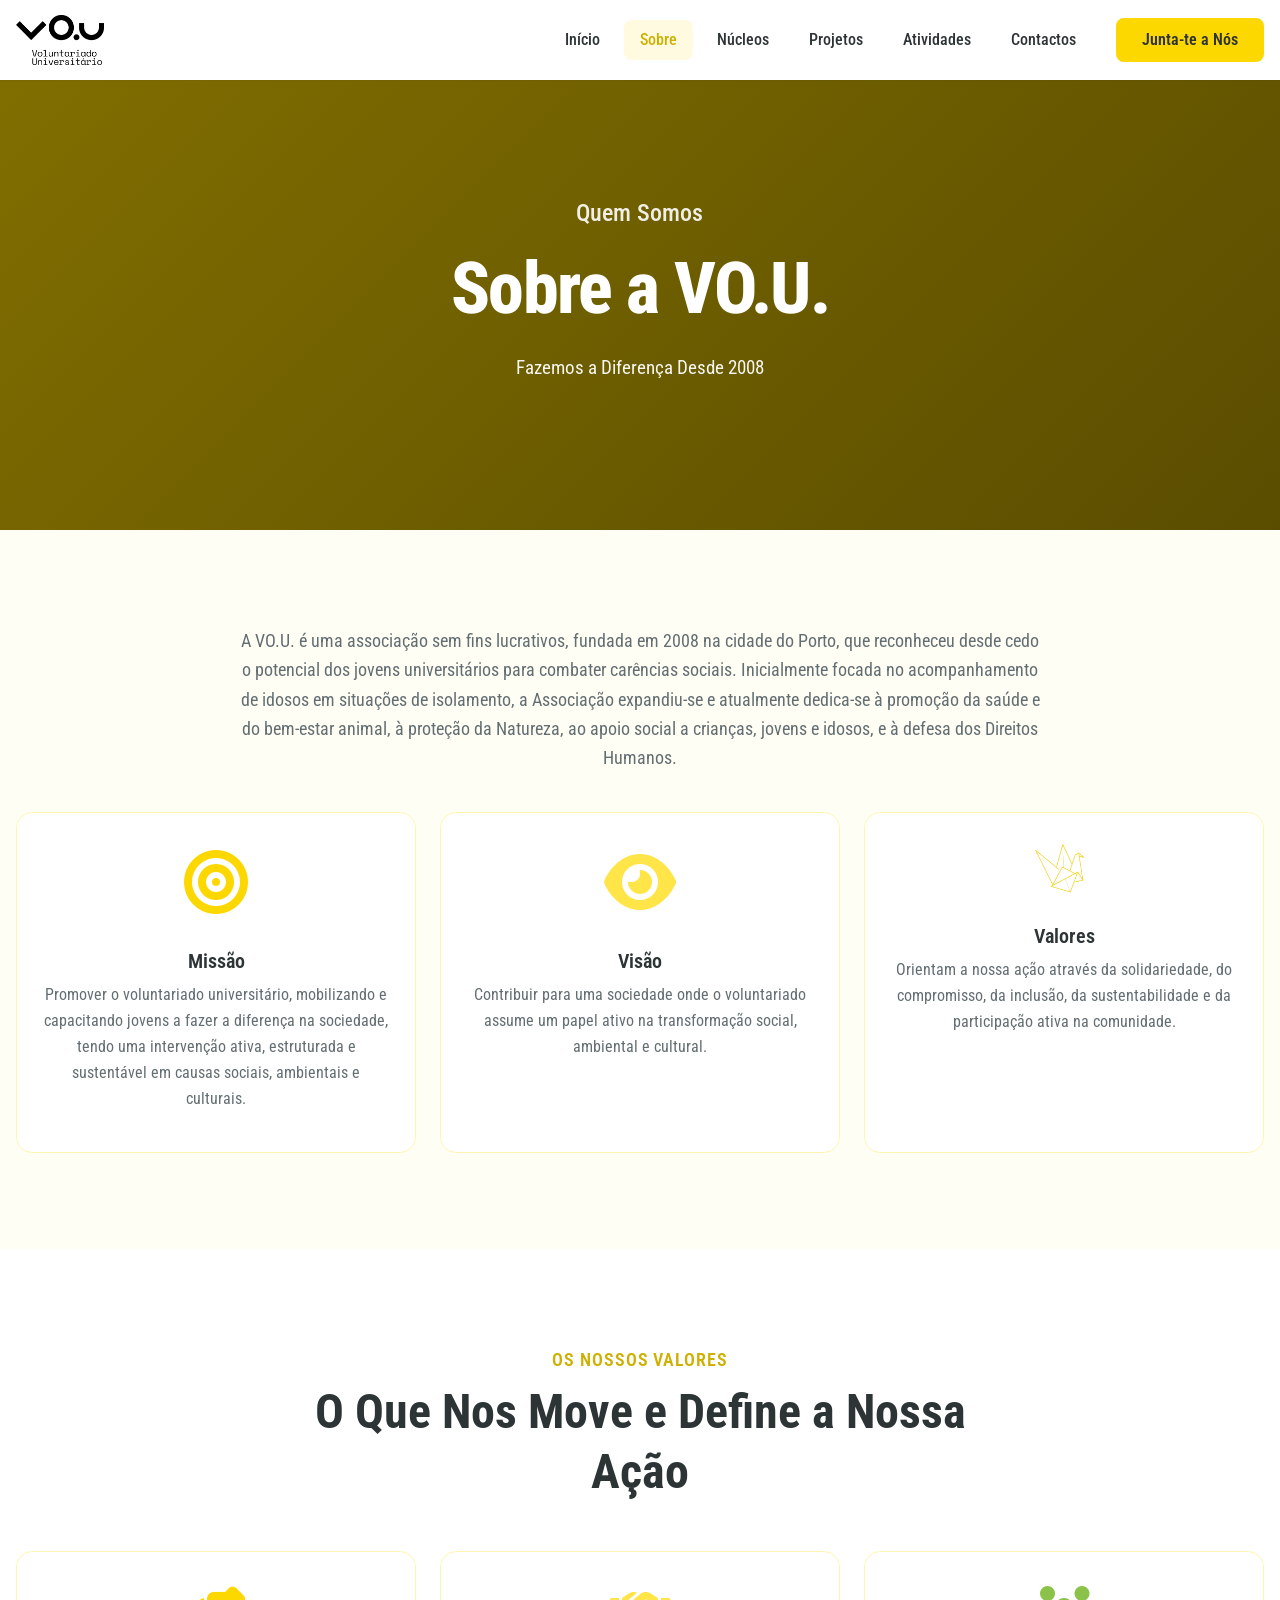
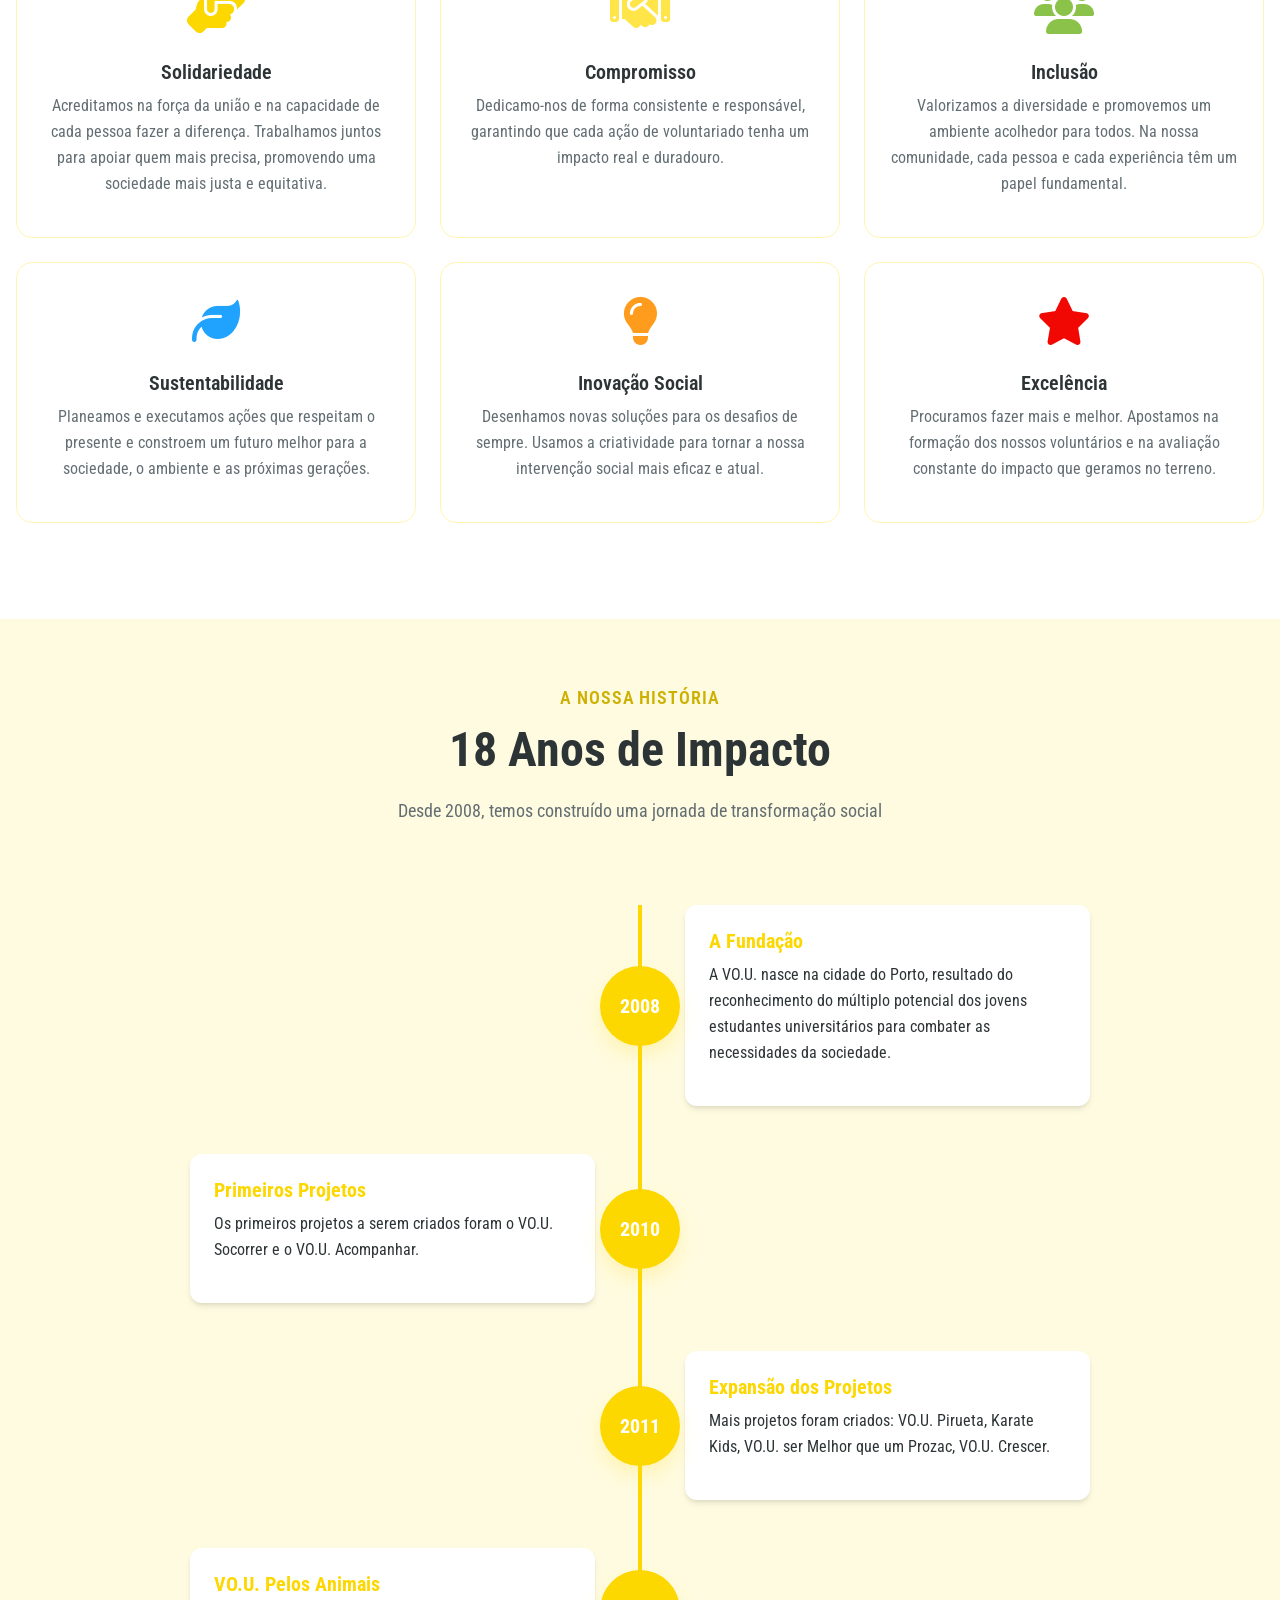
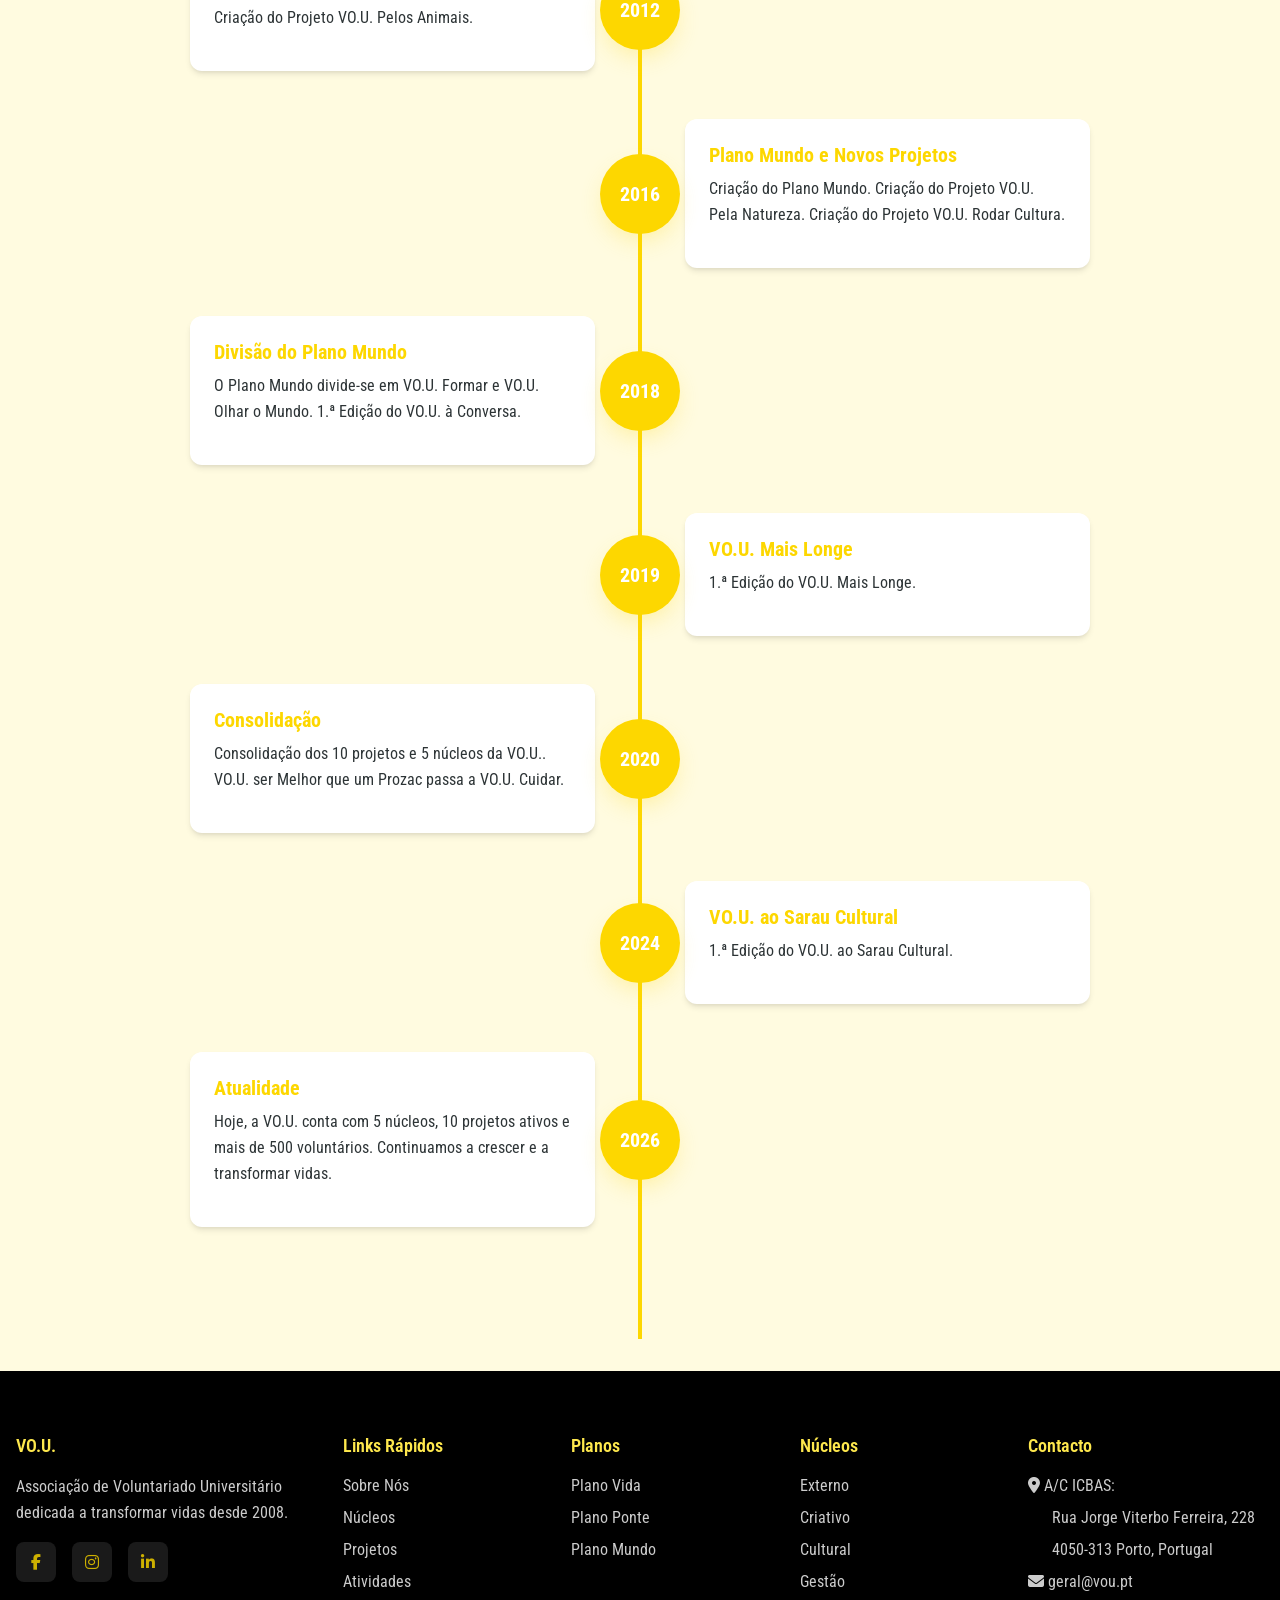
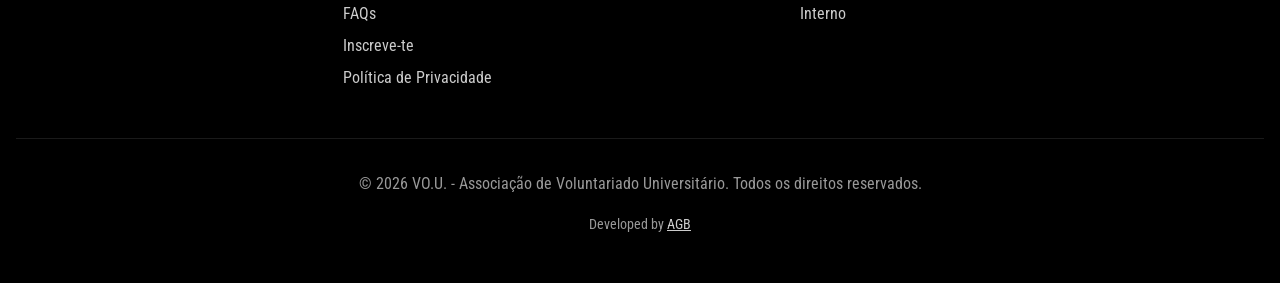
<file: sobre.html>
<!DOCTYPE html>
<html lang="pt">
<head>
  <meta charset="UTF-8">
  <meta name="viewport" content="width=device-width, initial-scale=1.0">
  <meta name="description" content="Conhece a história da VO.U., a nossa missão, visão e valores. Associação de voluntariado universitário fundada em 2008 no Porto.">

  <!-- Open Graph -->
  <meta property="og:type" content="website">
  <meta property="og:title" content="Sobre Nós | VO.U. - Associação de Voluntariado">
  <meta property="og:description" content="Conhece a história, missão e valores da VO.U. - Associação de Voluntariado Universitário do Porto.">
  <meta property="og:image" content="https://vou-associacao.pt/images/logos/logo-completo.png">
  <title>Sobre Nós | VO.U. - Associação de Voluntariado Universitário</title>

  <link rel="icon" type="image/png" href="favicon.png?v=2">
  <link rel="stylesheet" href="css/main.css">
  <link rel="stylesheet" href="https://cdnjs.cloudflare.com/ajax/libs/font-awesome/6.5.1/css/all.min.css">

  <style>
    .timeline {
      position: relative;
      max-width: 900px;
      margin: 0 auto;
      padding: var(--space-8) 0;
    }

    .timeline::before {
      content: '';
      position: absolute;
      left: 50%;
      transform: translateX(-50%);
      width: 4px;
      height: 100%;
      background: var(--color-primary);
    }

    .timeline-item {
      position: relative;
      margin-bottom: var(--space-12);
      display: flex;
      justify-content: space-between;
      align-items: center;
    }

    .timeline-item:nth-child(odd) {
      flex-direction: row-reverse;
    }

    .timeline-content {
      width: 45%;
      background: white;
      padding: var(--space-6);
      border-radius: var(--radius-lg);
      box-shadow: var(--shadow-md);
      transition: var(--transition-base);
    }

    .timeline-content:hover {
      box-shadow: var(--shadow-xl);
      transform: translateY(-5px);
    }

    .timeline-year {
      position: absolute;
      left: 50%;
      transform: translateX(-50%);
      width: 80px;
      height: 80px;
      background: var(--color-primary);
      color: white;
      border-radius: var(--radius-full);
      display: flex;
      align-items: center;
      justify-content: center;
      font-size: var(--text-xl);
      font-weight: var(--font-bold);
      box-shadow: var(--shadow-primary);
      z-index: 2;
    }

    .timeline-title {
      font-size: var(--text-xl);
      margin-bottom: var(--space-2);
      color: var(--color-primary);
    }

    @media (max-width: 767px) {
      .timeline::before {
        left: 40px;
      }

      .timeline-item,
      .timeline-item:nth-child(odd) {
        flex-direction: column;
        align-items: flex-start;
        padding-left: 80px;
      }

      .timeline-content {
        width: 100%;
      }

      .timeline-year {
        left: 40px;
        width: 60px;
        height: 60px;
        font-size: var(--text-base);
      }

      .timeline-item {
        padding-left: 70px;
      }
    }
  </style>
</head>
<body>
  <a href="#main-content" class="skip-to-main">Saltar para o conteúdo principal</a>

  <!-- ==================== HEADER ==================== -->
  <header class="header" id="header">
    <div class="container header__container">
      <!-- Logo -->
      <a href="index.html" class="header__logo">
        <img src="images/logos/logo.png" alt="VO.U. - Associação de Voluntariado Universitário" class="header__logo-img">
      </a>

      <!-- Navigation -->
      <nav class="nav">
        <button class="nav__toggle" id="nav-toggle" aria-label="Toggle navigation">
          <span class="nav__toggle-line"></span>
          <span class="nav__toggle-line"></span>
          <span class="nav__toggle-line"></span>
        </button>

        <ul class="nav__list" id="nav-menu">
          <li class="nav__item">
            <a href="index.html" class="nav__link">Início</a>
          </li>
          <li class="nav__item">
            <a href="sobre.html" class="nav__link active">Sobre</a>
          </li>
          <li class="nav__item">
            <a href="nucleos.html" class="nav__link">Núcleos</a>
          </li>
          <li class="nav__item">
            <a href="projetos.html" class="nav__link">Projetos</a>
          </li>
          <li class="nav__item">
            <a href="atividades.html" class="nav__link">Atividades</a>
          </li>
          <li class="nav__item">
            <a href="contactos.html" class="nav__link">Contactos</a>
          </li>
          <li class="nav__item nav__cta">
            <a href="inscricoes.html#main-content" class="btn btn-primary">Junta-te a Nós</a>
          </li>
        </ul>
      </nav>
    </div>
  </header>

  <main id="main-content">
    <!-- Hero Section -->
    <section class="hero" style="min-height: 50vh;">
      <div class="hero__background">
        <div style="position: absolute; inset: 0; background: linear-gradient(135deg, var(--color-yellow-800) 0%, var(--color-yellow-900) 100%);"></div>
      </div>
      <div class="hero__content">
        <p class="hero__subtitle">Quem Somos</p>
        <h1 class="hero__title">Sobre a VO.U.</h1>
        <p class="hero__description">
          Fazemos a Diferença Desde 2008
        </p>
      </div>
    </section>

    <!-- Mission, Vision, Values -->
    <section class="section section-lg">
      <div class="container">
        <div data-reveal="fade-up" style="max-width: 800px; margin: 0 auto; text-align: center; margin-bottom: var(--space-10);">
          <p style="font-size: var(--text-lg); line-height: var(--leading-relaxed); color: var(--text-secondary);">
            A VO.U. é uma associação sem fins lucrativos, fundada em 2008 na cidade do Porto, que reconheceu desde cedo o potencial dos jovens universitários para combater carências sociais. Inicialmente focada no acompanhamento de idosos em situações de isolamento, a Associação expandiu-se e atualmente dedica-se à promoção da saúde e do bem-estar animal, à proteção da Natureza, ao apoio social a crianças, jovens e idosos, e à defesa dos Direitos Humanos.
          </p>
        </div>
        <div class="grid grid-3">
          <div class="card" data-reveal="fade-up">
            <div class="card__body text-center">
              <div style="font-size: 4rem; color: var(--color-primary); margin-bottom: var(--space-4);">
                <i class="fas fa-bullseye"></i>
              </div>
              <h3 class="card__title">Missão</h3>
              <p class="card__text">
                Promover o voluntariado universitário, mobilizando e capacitando jovens a fazer a diferença na sociedade, tendo uma intervenção ativa, estruturada e sustentável em causas sociais, ambientais e culturais.
              </p>
            </div>
          </div>

          <div class="card" data-reveal="fade-up">
            <div class="card__body text-center">
              <div style="font-size: 4rem; color: var(--color-secondary); margin-bottom: var(--space-4);">
                <i class="fas fa-eye"></i>
              </div>
              <h3 class="card__title">Visão</h3>
              <p class="card__text">
                Contribuir para uma sociedade onde o voluntariado assume um papel ativo na transformação social, ambiental e cultural.
              </p>
            </div>
          </div>

          <div class="card" data-reveal="fade-up">
            <div class="card__body text-center">
              <div style="margin-bottom: var(--space-4); text-align: center;">
                <img src="images/logos/tsuru-amarelo.png" alt="Tsuru" style="height: 4rem; display: inline-block;">
              </div>
              <h3 class="card__title">Valores</h3>
              <p class="card__text">
                Orientam a nossa ação através da solidariedade, do compromisso, da inclusão, da sustentabilidade e da participação ativa na comunidade.
              </p>
            </div>
          </div>
        </div>
      </div>
    </section>

    <!-- Values in Detail -->
    <section class="section section-lg">
      <div class="container">
        <div class="section-header" data-reveal="fade-up">
          <p class="section-header__subtitle">Os Nossos Valores</p>
          <h2 class="section-header__title">O Que Nos Move e Define a Nossa Ação</h2>
        </div>

        <div class="grid grid-2">
          <div class="card" data-reveal="fade-up">
            <div class="card__body text-center">
              <div style="font-size: 3rem; color: var(--color-primary); margin-bottom: var(--space-3);">
                <i class="fas fa-hands-helping"></i>
              </div>
              <h4 class="card__title">Solidariedade</h4>
              <p class="card__text">
                Acreditamos na força da união e na capacidade de cada pessoa fazer a diferença. Trabalhamos juntos para apoiar quem mais precisa, promovendo uma sociedade mais justa e equitativa.
              </p>
            </div>
          </div>

          <div class="card" data-reveal="fade-up">
            <div class="card__body text-center">
              <div style="font-size: 3rem; color: var(--color-secondary); margin-bottom: var(--space-3);">
                <i class="fas fa-handshake"></i>
              </div>
              <h4 class="card__title">Compromisso</h4>
              <p class="card__text">
                Dedicamo-nos de forma consistente e responsável, garantindo que cada ação de voluntariado tenha um impacto real e duradouro.
              </p>
            </div>
          </div>

          <div class="card" data-reveal="fade-up">
            <div class="card__body text-center">
              <div style="font-size: 3rem; color: var(--color-success); margin-bottom: var(--space-3);">
                <i class="fas fa-users"></i>
              </div>
              <h4 class="card__title">Inclusão</h4>
              <p class="card__text">
                Valorizamos a diversidade e promovemos um ambiente acolhedor para todos. Na nossa comunidade, cada pessoa e cada experiência têm um papel fundamental.
              </p>
            </div>
          </div>

          <div class="card" data-reveal="fade-up">
            <div class="card__body text-center">
              <div style="font-size: 3rem; color: var(--color-info); margin-bottom: var(--space-3);">
                <i class="fas fa-leaf"></i>
              </div>
              <h4 class="card__title">Sustentabilidade</h4>
              <p class="card__text">
                Planeamos e executamos ações que respeitam o presente e constroem um futuro melhor para a sociedade, o ambiente e as próximas gerações.
              </p>
            </div>
          </div>

          <div class="card" data-reveal="fade-up">
            <div class="card__body text-center">
              <div style="font-size: 3rem; color: var(--color-warning); margin-bottom: var(--space-3);">
                <i class="fas fa-lightbulb"></i>
              </div>
              <h4 class="card__title">Inovação Social</h4>
              <p class="card__text">
                Desenhamos novas soluções para os desafios de sempre. Usamos a criatividade para tornar a nossa intervenção social mais eficaz e atual.
              </p>
            </div>
          </div>

          <div class="card" data-reveal="fade-up">
            <div class="card__body text-center">
              <div style="font-size: 3rem; color: var(--color-danger); margin-bottom: var(--space-3);">
                <i class="fas fa-star"></i>
              </div>
              <h4 class="card__title">Excelência</h4>
              <p class="card__text">
                Procuramos fazer mais e melhor. Apostamos na formação dos nossos voluntários e na avaliação constante do impacto que geramos no terreno.
              </p>
            </div>
          </div>
        </div>
      </div>
    </section>

    <!-- Timeline -->
    <section class="section" style="background: var(--bg-secondary);">
      <div class="container">
        <div class="section-header" data-reveal="fade-up">
          <p class="section-header__subtitle">A Nossa História</p>
          <h2 class="section-header__title">18 Anos de Impacto</h2>
          <p class="section-header__description">
            Desde 2008, temos construído uma jornada de transformação social
          </p>
        </div>

        <div class="timeline">
          <div class="timeline-item" data-reveal="fade-right">
            <div class="timeline-content">
              <h4 class="timeline-title">A Fundação</h4>
              <p>
                A VO.U. nasce na cidade do Porto, resultado do reconhecimento do múltiplo potencial dos jovens estudantes universitários para combater as necessidades da sociedade.
              </p>
            </div>
            <div class="timeline-year">2008</div>
          </div>

          <div class="timeline-item" data-reveal="fade-left">
            <div class="timeline-content">
              <h4 class="timeline-title">Primeiros Projetos</h4>
              <p>
                Os primeiros projetos a serem criados foram o VO.U. Socorrer e o VO.U. Acompanhar.
              </p>
            </div>
            <div class="timeline-year">2010</div>
          </div>

          <div class="timeline-item" data-reveal="fade-right">
            <div class="timeline-content">
              <h4 class="timeline-title">Expansão dos Projetos</h4>
              <p>
                Mais projetos foram criados: VO.U. Pirueta, Karate Kids, VO.U. ser Melhor que um Prozac, VO.U. Crescer.
              </p>
            </div>
            <div class="timeline-year">2011</div>
          </div>

          <div class="timeline-item" data-reveal="fade-left">
            <div class="timeline-content">
              <h4 class="timeline-title">VO.U. Pelos Animais</h4>
              <p>
                Criação do Projeto VO.U. Pelos Animais.
              </p>
            </div>
            <div class="timeline-year">2012</div>
          </div>

          <div class="timeline-item" data-reveal="fade-right">
            <div class="timeline-content">
              <h4 class="timeline-title">Plano Mundo e Novos Projetos</h4>
              <p>
                Criação do Plano Mundo. Criação do Projeto VO.U. Pela Natureza. Criação do Projeto VO.U. Rodar Cultura.
              </p>
            </div>
            <div class="timeline-year">2016</div>
          </div>

          <div class="timeline-item" data-reveal="fade-left">
            <div class="timeline-content">
              <h4 class="timeline-title">Divisão do Plano Mundo</h4>
              <p>
                O Plano Mundo divide-se em VO.U. Formar e VO.U. Olhar o Mundo. 1.ª Edição do VO.U. à Conversa.
              </p>
            </div>
            <div class="timeline-year">2018</div>
          </div>

          <div class="timeline-item" data-reveal="fade-right">
            <div class="timeline-content">
              <h4 class="timeline-title">VO.U. Mais Longe</h4>
              <p>
                1.ª Edição do VO.U. Mais Longe.
              </p>
            </div>
            <div class="timeline-year">2019</div>
          </div>

          <div class="timeline-item" data-reveal="fade-left">
            <div class="timeline-content">
              <h4 class="timeline-title">Consolidação</h4>
              <p>
                Consolidação dos 10 projetos e 5 núcleos da VO.U.. VO.U. ser Melhor que um Prozac passa a VO.U. Cuidar.
              </p>
            </div>
            <div class="timeline-year">2020</div>
          </div>

          <div class="timeline-item" data-reveal="fade-right">
            <div class="timeline-content">
              <h4 class="timeline-title">VO.U. ao Sarau Cultural</h4>
              <p>
                1.ª Edição do VO.U. ao Sarau Cultural.
              </p>
            </div>
            <div class="timeline-year">2024</div>
          </div>

          <div class="timeline-item" data-reveal="fade-left">
            <div class="timeline-content">
              <h4 class="timeline-title">Atualidade</h4>
              <p>
                Hoje, a VO.U. conta com 5 núcleos, 10 projetos ativos e mais de 500 voluntários. Continuamos a crescer e a transformar vidas.
              </p>
            </div>
            <div class="timeline-year">2026</div>
          </div>
        </div>
      </div>
    </section>
  </main>

  <!-- Footer -->
  <footer class="footer">
    <div class="container">
      <div class="footer__grid">
        <!-- About Section -->
        <div>
          <h3 class="footer__section-title">VO.U.</h3>
          <p style="color: rgba(255,255,255,0.8); margin-bottom: var(--space-4);">
            Associação de Voluntariado Universitário dedicada a transformar vidas desde 2008.
          </p>
          <div class="footer__social">
            <a href="https://www.facebook.com/VO.U.associacao?locale=pt_PT" class="footer__social-link" aria-label="Facebook" target="_blank" rel="noopener noreferrer">
              <i class="fab fa-facebook-f"></i>
            </a>
            <a href="https://www.instagram.com/vou.associacao/" class="footer__social-link" aria-label="Instagram" target="_blank" rel="noopener noreferrer">
              <i class="fab fa-instagram"></i>
            </a>
            <a href="https://www.linkedin.com/company/associacaovoluntariadouniversitariovou/" class="footer__social-link" aria-label="LinkedIn" target="_blank" rel="noopener noreferrer">
              <i class="fab fa-linkedin-in"></i>
            </a>
          </div>
        </div>

        <!-- Quick Links -->
        <div>
          <h3 class="footer__section-title">Links Rápidos</h3>
          <ul class="footer__list">
            <li><a href="sobre.html" class="footer__link">Sobre Nós</a></li>
            <li><a href="nucleos.html" class="footer__link">Núcleos</a></li>
            <li><a href="projetos.html" class="footer__link">Projetos</a></li>
            <li><a href="atividades.html" class="footer__link">Atividades</a></li>
            <li><a href="faqs.html" class="footer__link">FAQs</a></li>
            <li><a href="inscricoes.html" class="footer__link">Inscreve-te</a></li>
            <li><a href="privacidade.html" class="footer__link">Política de Privacidade</a></li>
          </ul>
        </div>

        <!-- Planos -->
        <div>
          <h3 class="footer__section-title">Planos</h3>
          <ul class="footer__list">
            <li><a href="projetos.html" class="footer__link">Plano Vida</a></li>
            <li><a href="projetos.html" class="footer__link">Plano Ponte</a></li>
            <li><a href="projetos.html" class="footer__link">Plano Mundo</a></li>
          </ul>
        </div>

        <!-- Núcleos -->
        <div>
          <h3 class="footer__section-title">Núcleos</h3>
          <ul class="footer__list">
            <li><a href="nucleos.html" class="footer__link">Externo</a></li>
            <li><a href="nucleos.html" class="footer__link">Criativo</a></li>
            <li><a href="nucleos.html" class="footer__link">Cultural</a></li>
            <li><a href="nucleos.html" class="footer__link">Gestão</a></li>
            <li><a href="nucleos.html" class="footer__link">Interno</a></li>
          </ul>
        </div>

        <!-- Contact -->
        <div>
          <h3 class="footer__section-title">Contacto</h3>
          <ul class="footer__list">
            <li style="color: rgba(255,255,255,0.8);">
              <i class="fas fa-map-marker-alt"></i>
              A/C ICBAS:
            </li>
            <li style="color: rgba(255,255,255,0.8); padding-left: 1.5rem;">
              Rua Jorge Viterbo Ferreira, 228
            </li>
            <li style="color: rgba(255,255,255,0.8); padding-left: 1.5rem;">
              4050-313 Porto, Portugal
            </li>
            <li>
              <a href="mailto:geral@vou.pt" class="footer__link">
                <i class="fas fa-envelope"></i>
                geral@vou.pt
              </a>
            </li>
          </ul>
        </div>
      </div>

      <!-- Bottom Bar -->
      <div class="footer__bottom">
        <p>&copy; 2026 VO.U. - Associação de Voluntariado Universitário. Todos os direitos reservados.</p>
        <p style="margin-top: var(--space-2); font-size: var(--text-sm); color: rgba(255,255,255,0.6);">Developed by <a href="https://www.agbcorporate.pt" target="_blank" rel="noopener noreferrer" style="color: rgba(255,255,255,0.8); text-decoration: underline;">AGB</a></p>
      </div>
    </div>
  </footer>

  <!-- JavaScript -->
  <script src="js/main.js"></script>
</body>
</html>
</file>
<file: css/main.css>
/**
 * VO.U. - Associação de Voluntariado Universitário
 * Main Stylesheet
 */

/* Import Google Fonts */
@import url('https://fonts.googleapis.com/css2?family=Roboto+Condensed:ital,wght@0,300;0,400;0,500;0,600;0,700;0,800;1,400&family=Roboto+Mono:wght@300;400;500;600;700&display=swap');

/* Import Variables and Reset */
@import url('variables.css');
@import url('reset.css');

/* ==================== BASE TYPOGRAPHY ==================== */

body {
  overflow-x: hidden;
}

h1, h2, h3, h4, h5, h6 {
  font-family: var(--font-headings);
  font-weight: var(--font-bold);
  line-height: var(--leading-tight);
  color: var(--text-primary);
  margin-bottom: var(--space-4);
}

h1 {
  font-size: clamp(2.5rem, 5vw, var(--text-6xl));
  letter-spacing: var(--tracking-tight);
}

h2 {
  font-size: clamp(2rem, 4vw, var(--text-5xl));
}

h3 {
  font-size: clamp(1.75rem, 3vw, var(--text-4xl));
}

h4 {
  font-size: var(--text-2xl);
}

h5 {
  font-size: var(--text-xl);
}

h6 {
  font-size: var(--text-lg);
}

p {
  margin-bottom: var(--space-4);
  line-height: var(--leading-relaxed);
}

a {
  color: var(--color-primary);
  transition: var(--transition-fast);
}

a:hover {
  color: var(--color-primary-dark);
}

strong {
  font-weight: var(--font-semibold);
}

em {
  font-style: italic;
}

/* ==================== TSURU ICON ==================== */

.tsuru-icon {
  display: inline-block;
  width: 1em;
  height: 1em;
  background: currentColor;
  -webkit-mask-image: url("data:image/svg+xml,%3Csvg xmlns='http://www.w3.org/2000/svg' viewBox='0 0 24 24' fill='black'%3E%3Cpath d='M12 2L10 7L2 5L8 10L4 22L12 16L20 22L16 10L22 5L14 7Z'/%3E%3C/svg%3E");
  mask-image: url("data:image/svg+xml,%3Csvg xmlns='http://www.w3.org/2000/svg' viewBox='0 0 24 24' fill='black'%3E%3Cpath d='M12 2L10 7L2 5L8 10L4 22L12 16L20 22L16 10L22 5L14 7Z'/%3E%3C/svg%3E");
  -webkit-mask-size: contain;
  mask-size: contain;
  -webkit-mask-repeat: no-repeat;
  mask-repeat: no-repeat;
  -webkit-mask-position: center;
  mask-position: center;
  vertical-align: -0.125em;
}

/* ==================== LAYOUT ==================== */

.container {
  width: 100%;
  max-width: var(--container-xl);
  margin-left: auto;
  margin-right: auto;
  padding-left: var(--space-4);
  padding-right: var(--space-4);
}

.container-sm {
  max-width: var(--container-sm);
}

.container-md {
  max-width: var(--container-md);
}

.container-lg {
  max-width: var(--container-lg);
}

.container-fluid {
  max-width: 100%;
}

/* Section Spacing */
.section {
  padding: var(--space-16) 0;
}

.section-sm {
  padding: var(--space-12) 0;
}

.section-lg {
  padding: var(--space-24) 0;
}

/* ==================== HEADER & NAVIGATION ==================== */

.header {
  position: fixed;
  top: 0;
  left: 0;
  right: 0;
  height: var(--header-height);
  background: var(--color-white);
  box-shadow: var(--shadow-sm);
  z-index: var(--z-sticky);
  transition: all var(--duration-base) ease;
}

.header.scrolled {
  height: var(--header-height-scrolled);
  box-shadow: var(--shadow-md);
}

.header__container {
  display: flex;
  align-items: center;
  justify-content: space-between;
  height: 100%;
}

.header__logo {
  display: flex;
  align-items: center;
  font-size: var(--text-2xl);
  font-weight: var(--font-bold);
  color: var(--color-primary);
  gap: var(--space-2);
}

.header__logo-text {
  font-family: var(--font-headings);
}

.header__logo-highlight {
  color: var(--color-secondary);
}

.header__logo-img {
  height: 50px;
  width: auto;
  object-fit: contain;
}

/* Navigation */
.nav {
  display: flex;
  align-items: center;
  gap: var(--space-2);
}

.nav__list {
  display: flex;
  align-items: center;
  gap: var(--space-2);
}

.nav__item {
  position: relative;
}

.nav__link {
  display: block;
  padding: var(--space-2) var(--space-4);
  font-weight: var(--font-medium);
  color: var(--text-primary);
  border-radius: var(--radius-md);
  transition: var(--transition-fast);
}

.nav__link:hover,
.nav__link.active {
  color: var(--color-primary);
  background: rgba(253, 215, 0, 0.1);
}

/* CTA Button in Nav */
.nav__cta {
  margin-left: var(--space-4);
}

/* Mobile Menu Toggle */
.nav__toggle {
  display: none;
  flex-direction: column;
  gap: 6px;
  padding: var(--space-2);
  background: transparent;
  border: none;
  cursor: pointer;
}

.nav__toggle-line {
  width: 24px;
  height: 2px;
  background: var(--color-primary);
  transition: var(--transition-base);
  border-radius: 2px;
}

.nav__toggle.active .nav__toggle-line:nth-child(1) {
  transform: rotate(45deg) translate(6px, 6px);
}

.nav__toggle.active .nav__toggle-line:nth-child(2) {
  opacity: 0;
}

.nav__toggle.active .nav__toggle-line:nth-child(3) {
  transform: rotate(-45deg) translate(6px, -6px);
}

/* Mobile Navigation */
@media (max-width: 1023px) {
  .nav__toggle {
    display: flex;
  }

  .nav__list {
    position: fixed;
    top: var(--header-height);
    left: 0;
    right: 0;
    bottom: 0;
    flex-direction: column;
    align-items: stretch;
    gap: 0;
    background: var(--color-white);
    padding: var(--space-4);
    transform: translateX(100%);
    transition: transform var(--duration-base) ease;
  }

  .nav__list.active {
    transform: translateX(0);
  }

  .nav__link {
    padding: var(--space-4);
    font-size: var(--text-lg);
  }

  .nav__cta {
    margin-left: 0;
    margin-top: var(--space-4);
  }
}

/* ==================== BUTTONS ==================== */

.btn {
  display: inline-flex;
  align-items: center;
  justify-content: center;
  gap: var(--space-2);
  padding: var(--btn-padding-y) var(--btn-padding-x);
  font-family: var(--font-primary);
  font-size: var(--text-base);
  font-weight: var(--font-semibold);
  line-height: 1;
  text-align: center;
  text-decoration: none;
  white-space: nowrap;
  vertical-align: middle;
  cursor: pointer;
  user-select: none;
  border: var(--border-2) solid transparent;
  border-radius: var(--btn-radius);
  transition: var(--transition-base);
}

.btn:disabled {
  opacity: 0.6;
  cursor: not-allowed;
}

/* Button Variants */
.btn-primary {
  color: var(--text-on-yellow);
  background: var(--color-primary);
  border-color: var(--color-primary);
}

.btn-primary:hover:not(:disabled) {
  color: var(--text-on-yellow);
  background: var(--color-primary-dark);
  border-color: var(--color-primary-dark);
  transform: translateY(-2px);
  box-shadow: var(--shadow-primary);
}

.btn-secondary {
  color: var(--text-on-yellow);
  background: var(--color-secondary);
  border-color: var(--color-secondary);
}

.btn-secondary:hover:not(:disabled) {
  background: var(--color-secondary-dark);
  border-color: var(--color-secondary-dark);
  transform: translateY(-2px);
  box-shadow: var(--shadow-secondary);
}

.btn-outline-primary {
  color: var(--color-primary);
  background: transparent;
  border-color: var(--color-primary);
}

.btn-outline-primary:hover:not(:disabled) {
  color: var(--color-white);
  background: var(--color-primary);
}

.btn-outline-secondary {
  color: var(--color-secondary);
  background: transparent;
  border-color: var(--color-secondary);
}

.btn-outline-secondary:hover:not(:disabled) {
  color: var(--color-white);
  background: var(--color-secondary);
}

.btn-ghost {
  color: var(--color-primary);
  background: transparent;
  border-color: transparent;
}

.btn-ghost:hover:not(:disabled) {
  background: rgba(253, 215, 0, 0.1);
}

/* Button Sizes */
.btn-sm {
  padding: var(--space-2) var(--space-4);
  font-size: var(--text-sm);
}

.btn-lg {
  padding: var(--space-4) var(--space-8);
  font-size: var(--text-lg);
}

.btn-block {
  display: flex;
  width: 100%;
}

/* ==================== CARDS ==================== */

.card {
  background: var(--card-bg);
  border: 1px solid var(--card-border);
  border-radius: var(--card-radius);
  overflow: hidden;
  transition: var(--transition-base);
}

.card:hover {
  box-shadow: var(--shadow-lg);
  transform: translateY(-4px);
}

.card__image {
  width: 100%;
  height: 250px;
  object-fit: cover;
}

.card__body {
  padding: var(--card-padding);
}

.card__title {
  font-size: var(--text-xl);
  font-weight: var(--font-semibold);
  margin-bottom: var(--space-2);
  color: var(--text-primary);
}

.card__text {
  color: var(--text-secondary);
  margin-bottom: var(--space-4);
}

.card__footer {
  padding: var(--space-4) var(--card-padding);
  border-top: 1px solid var(--border-light);
  display: flex;
  align-items: center;
  justify-content: space-between;
}

/* Project Card */
.project-card {
  position: relative;
  height: 400px;
  border-radius: var(--radius-xl);
  overflow: hidden;
  cursor: pointer;
}

.project-card__image {
  width: 100%;
  height: 100%;
  object-fit: cover;
  transition: transform var(--duration-slow) ease;
}

.project-card:hover .project-card__image {
  transform: scale(1.1);
}

.project-card__overlay {
  position: absolute;
  inset: 0;
  background: linear-gradient(to top, rgba(0,0,0,0.9) 0%, rgba(0,0,0,0.3) 50%, transparent 100%);
  display: flex;
  flex-direction: column;
  justify-content: flex-end;
  padding: var(--space-6);
  color: white;
  transition: var(--transition-base);
}

.project-card:hover .project-card__overlay {
  background: linear-gradient(to top, rgba(0,0,0,0.95) 0%, rgba(0,0,0,0.5) 70%, rgba(0,0,0,0.2) 100%);
}

.project-card__category {
  display: inline-block;
  padding: var(--space-1) var(--space-3);
  background: var(--color-secondary);
  border-radius: var(--radius-full);
  font-size: var(--text-sm);
  font-weight: var(--font-semibold);
  margin-bottom: var(--space-2);
  text-transform: uppercase;
  letter-spacing: var(--tracking-wide);
}

.project-card__title {
  font-size: var(--text-2xl);
  margin-bottom: var(--space-2);
  color: white;
}

.project-card__description {
  font-size: var(--text-base);
  opacity: 0;
  transform: translateY(10px);
  transition: var(--transition-base);
  margin-bottom: var(--space-4);
}

.project-card:hover .project-card__description {
  opacity: 1;
  transform: translateY(0);
}

/* ==================== HERO SECTION ==================== */

.hero {
  position: relative;
  min-height: 100vh;
  display: flex;
  align-items: center;
  justify-content: center;
  color: var(--color-white);
  overflow: hidden;
  margin-top: 0;
}

.hero__background {
  position: absolute;
  inset: 0;
  z-index: -2;
}

.hero__background-image {
  width: 100%;
  height: 100%;
  object-fit: cover;
  object-position: center 65%;
  filter: contrast(1.1) saturate(1.15) brightness(1.05);
  image-rendering: -webkit-optimize-contrast;
  image-rendering: crisp-edges;
}

.hero__overlay {
  position: absolute;
  inset: 0;
  background: var(--hero-overlay);
  z-index: -1;
}

.hero__content {
  text-align: center;
  max-width: 900px;
  padding: var(--space-8);
  animation: fadeInUp 1s ease-out;
}

.hero__subtitle {
  font-size: clamp(var(--text-lg), 2vw, var(--text-2xl));
  font-weight: var(--font-medium);
  margin-bottom: var(--space-4);
  opacity: 0.9;
  animation: fadeInUp 1s ease-out 0.2s backwards;
}

.hero__title {
  font-size: clamp(2.5rem, 6vw, 4.5rem);
  font-weight: var(--font-extrabold);
  line-height: 1.1;
  margin-bottom: var(--space-6);
  animation: fadeInUp 1s ease-out 0.4s backwards;
  color: var(--color-white);
}

.hero__description {
  font-size: clamp(var(--text-base), 1.5vw, var(--text-xl));
  line-height: var(--leading-relaxed);
  margin-bottom: var(--space-8);
  opacity: 0.95;
  animation: fadeInUp 1s ease-out 0.6s backwards;
}

.hero__buttons {
  display: flex;
  gap: var(--space-4);
  justify-content: center;
  flex-wrap: wrap;
  animation: fadeInUp 1s ease-out 0.8s backwards;
}

/* ==================== STATS SECTION ==================== */

.stats {
  background: var(--gradient-primary);
  color: var(--color-white);
  padding: var(--space-16) 0;
}

.stats__grid {
  display: grid;
  grid-template-columns: repeat(auto-fit, minmax(200px, 1fr));
  gap: var(--space-8);
  text-align: center;
}

.stats__item {
  animation: fadeIn 1s ease-out;
}

.stats__number {
  font-size: clamp(2.5rem, 8vw, var(--text-6xl));
  font-weight: var(--font-extrabold);
  line-height: 1;
  margin-bottom: var(--space-2);
  color: var(--color-secondary);
}

.stats__label {
  font-size: var(--text-lg);
  font-weight: var(--font-medium);
  opacity: 0.9;
}

/* ==================== GRID LAYOUTS ==================== */

.grid {
  display: grid;
  gap: var(--space-6);
}

.grid-2 {
  grid-template-columns: repeat(auto-fit, minmax(300px, 1fr));
}

.grid-3 {
  grid-template-columns: repeat(auto-fit, minmax(280px, 1fr));
}

.grid-4 {
  grid-template-columns: repeat(auto-fit, minmax(250px, 1fr));
}

@media (max-width: 767px) {
  .grid-2,
  .grid-3,
  .grid-4 {
    grid-template-columns: 1fr;
  }
}

/* ==================== SECTION HEADERS ==================== */

.section-header {
  text-align: center;
  max-width: 700px;
  margin: 0 auto var(--space-12);
}

.section-header__subtitle {
  font-size: var(--text-lg);
  font-weight: var(--font-semibold);
  color: var(--color-secondary);
  text-transform: uppercase;
  letter-spacing: var(--tracking-wider);
  margin-bottom: var(--space-2);
}

.section-header__title {
  font-size: clamp(var(--text-3xl), 4vw, var(--text-5xl));
  margin-bottom: var(--space-4);
}

.section-header__description {
  font-size: var(--text-lg);
  color: var(--text-secondary);
}

/* ==================== CTA SECTION ==================== */

.cta {
  background: var(--gradient-secondary);
  color: var(--color-white);
  padding: var(--space-20) 0;
  text-align: center;
  border-radius: var(--radius-2xl);
  margin: var(--space-16) auto;
}

.cta__title {
  font-size: clamp(var(--text-3xl), 4vw, var(--text-5xl));
  margin-bottom: var(--space-4);
  color: white;
}

.cta__description {
  font-size: var(--text-xl);
  margin-bottom: var(--space-8);
  opacity: 0.95;
}

.cta__buttons {
  display: flex;
  gap: var(--space-4);
  justify-content: center;
  flex-wrap: wrap;
}

/* ==================== FORMS ==================== */

.form-group {
  margin-bottom: var(--space-6);
}

.form-label {
  display: block;
  margin-bottom: var(--space-2);
  font-weight: var(--font-medium);
  color: var(--text-primary);
}

.form-label--required::after {
  content: '*';
  color: var(--color-danger);
  margin-left: var(--space-1);
}

.form-input,
.form-textarea,
.form-select {
  width: 100%;
  padding: var(--input-padding-y) var(--input-padding-x);
  font-size: var(--text-base);
  line-height: var(--leading-normal);
  color: var(--text-primary);
  background: var(--color-white);
  border: var(--border-2) solid var(--input-border);
  border-radius: var(--input-radius);
  transition: var(--transition-fast);
}

.form-input:focus,
.form-textarea:focus,
.form-select:focus {
  outline: none;
  border-color: var(--input-focus-border);
  box-shadow: 0 0 0 3px rgba(253, 215, 0, 0.1);
}

.form-textarea {
  min-height: 120px;
  resize: vertical;
}

.form-input:disabled,
.form-textarea:disabled,
.form-select:disabled {
  background: var(--color-light);
  cursor: not-allowed;
  opacity: 0.6;
}

.form-error {
  display: block;
  margin-top: var(--space-2);
  font-size: var(--text-sm);
  color: var(--color-danger);
}

.form-help {
  display: block;
  margin-top: var(--space-2);
  font-size: var(--text-sm);
  color: var(--text-secondary);
}

/* Checkbox and Radio */
.form-check {
  display: flex;
  align-items: flex-start;
  gap: var(--space-2);
  margin-bottom: var(--space-3);
}

.form-check-input {
  margin-top: 0.25em;
  width: 1.25em;
  height: 1.25em;
  cursor: pointer;
}

.form-check-label {
  cursor: pointer;
}

/* ==================== FOOTER ==================== */

.footer {
  background: var(--footer-bg);
  color: var(--color-white);
  padding: var(--space-16) 0 var(--space-8);
}

.footer__grid {
  display: grid;
  grid-template-columns: repeat(auto-fit, minmax(200px, 1fr));
  gap: var(--space-8);
  margin-bottom: var(--space-12);
}

@media (min-width: 1024px) {
  .footer__grid {
    grid-template-columns: 1.5fr 1fr 1fr 1fr 1.2fr;
  }
}

.footer__section-title {
  font-size: var(--text-lg);
  font-weight: var(--font-semibold);
  margin-bottom: var(--space-4);
  color: var(--color-secondary);
}

.footer__list {
  display: flex;
  flex-direction: column;
  gap: var(--space-2);
}

.footer__link {
  color: rgba(255, 255, 255, 0.8);
  transition: var(--transition-fast);
}

.footer__link:hover {
  color: var(--color-white);
  padding-left: var(--space-2);
}

.footer__social {
  display: flex;
  gap: var(--space-4);
  margin-top: var(--space-4);
}

.footer__social-link {
  display: flex;
  align-items: center;
  justify-content: center;
  width: 40px;
  height: 40px;
  background: rgba(255, 255, 255, 0.1);
  border-radius: var(--radius-md);
  color: var(--color-white);
  transition: var(--transition-base);
}

.footer__social-link:hover {
  background: var(--color-secondary);
  transform: translateY(-2px);
}

.footer__bottom {
  padding-top: var(--space-8);
  border-top: 1px solid rgba(255, 255, 255, 0.1);
  text-align: center;
  color: rgba(255, 255, 255, 0.6);
}

/* ==================== ANIMATIONS ==================== */

@keyframes fadeIn {
  from {
    opacity: 0;
  }
  to {
    opacity: 1;
  }
}

@keyframes fadeInUp {
  from {
    opacity: 0;
    transform: translateY(30px);
  }
  to {
    opacity: 1;
    transform: translateY(0);
  }
}

@keyframes fadeInDown {
  from {
    opacity: 0;
    transform: translateY(-30px);
  }
  to {
    opacity: 1;
    transform: translateY(0);
  }
}

@keyframes slideInLeft {
  from {
    opacity: 0;
    transform: translateX(-30px);
  }
  to {
    opacity: 1;
    transform: translateX(0);
  }
}

@keyframes slideInRight {
  from {
    opacity: 0;
    transform: translateX(30px);
  }
  to {
    opacity: 1;
    transform: translateX(0);
  }
}

@keyframes scaleIn {
  from {
    opacity: 0;
    transform: scale(0.9);
  }
  to {
    opacity: 1;
    transform: scale(1);
  }
}

/* ==================== UTILITY CLASSES ==================== */

.text-center { text-align: center; }
.text-left { text-align: left; }
.text-right { text-align: right; }

.text-primary { color: var(--color-primary); }
.text-secondary { color: var(--color-secondary); }
.text-white { color: var(--color-white); }
.text-muted { color: var(--text-secondary); }

.bg-primary { background: var(--color-primary); }
.bg-secondary { background: var(--color-secondary); }
.bg-light { background: var(--color-light); }
.bg-white { background: var(--color-white); }

.mb-0 { margin-bottom: 0; }
.mb-2 { margin-bottom: var(--space-2); }
.mb-4 { margin-bottom: var(--space-4); }
.mb-6 { margin-bottom: var(--space-6); }
.mb-8 { margin-bottom: var(--space-8); }

.mt-0 { margin-top: 0; }
.mt-2 { margin-top: var(--space-2); }
.mt-4 { margin-top: var(--space-4); }
.mt-6 { margin-top: var(--space-6); }
.mt-8 { margin-top: var(--space-8); }

.d-none { display: none; }
.d-block { display: block; }
.d-flex { display: flex; }
.d-grid { display: grid; }

.gap-2 { gap: var(--space-2); }
.gap-4 { gap: var(--space-4); }
.gap-6 { gap: var(--space-6); }
.gap-8 { gap: var(--space-8); }

/* Main content offset for fixed header */
main {
  margin-top: var(--header-height);
}

/* ==================== FLOATING BUTTONS ==================== */

/* Base floating button styles */
.floating-btn {
  position: fixed;
  width: 56px;
  height: 56px;
  border-radius: var(--radius-full);
  display: flex;
  align-items: center;
  justify-content: center;
  box-shadow: var(--shadow-lg);
  transition: var(--transition-base);
  z-index: var(--z-fixed);
  cursor: pointer;
}

.floating-btn:hover {
  transform: translateY(-5px);
  box-shadow: var(--shadow-xl);
}

/* Back to top button */
.back-to-top {
  bottom: 30px;
  left: 30px;
  background: var(--color-primary);
  color: white;
  border: none;
}

.back-to-top:hover {
  background: var(--color-primary-dark);
}

/* Responsive adjustments for mobile */
@media (max-width: 767px) {
  .floating-btn {
    width: 48px;
    height: 48px;
    font-size: 18px;
  }

  .back-to-top {
    bottom: 20px;
    left: 20px;
  }
}

/* ==================== YELLOW THEME ENHANCEMENTS ==================== */

/* Section with yellow accent backgrounds */
.section:nth-child(even) {
  background: var(--bg-accent);
}

/* Stats section with yellow gradient */
.stats {
  background: var(--gradient-primary);
}

.stats__number {
  color: var(--color-yellow-50);
}

.stats__label {
  color: rgba(255, 255, 255, 0.95);
}

/* Partners section — glassmorphism redesign */
.partners-section {
  background: var(--bg-secondary) !important;
  position: relative;
  overflow: hidden;
}

.partners-section .section-header__subtitle {
  color: var(--color-primary-dark);
}

.partners-section .section-header__title {
  color: var(--text-primary);
}

.partners-section .section-header__description {
  color: var(--text-secondary);
}

.partners {
  display: flex;
  justify-content: center;
  align-items: center;
  gap: var(--space-8);
  flex-wrap: wrap;
  padding: var(--space-8) 0;
}

.partners__logo {
  display: flex;
  align-items: center;
  justify-content: center;
  padding: var(--space-6) var(--space-8);
  border-radius: var(--radius-xl);
  background: rgba(255, 255, 255, 0.6);
  backdrop-filter: blur(12px);
  -webkit-backdrop-filter: blur(12px);
  border: 1px solid rgba(255, 255, 255, 0.8);
  box-shadow: 0 4px 16px rgba(0, 0, 0, 0.06);
  transition: transform 0.4s cubic-bezier(0.22, 1, 0.36, 1),
              box-shadow 0.4s cubic-bezier(0.22, 1, 0.36, 1);
}

.partners__logo:hover {
  transform: translateY(-8px) scale(1.03);
  box-shadow: 0 12px 32px rgba(253, 215, 0, 0.18),
              0 4px 12px rgba(0, 0, 0, 0.08);
}

.partners__logo img {
  max-height: 80px;
  max-width: 220px;
  width: auto;
  object-fit: contain;
  filter: grayscale(20%) brightness(1.02);
  transition: filter 0.4s ease;
}

.partners__logo:hover img {
  filter: grayscale(0%) brightness(1);
}

@media (max-width: 576px) {
  .partners {
    gap: var(--space-6);
  }

  .partners__logo {
    padding: var(--space-4) var(--space-6);
  }

  .partners__logo img {
    max-height: 60px;
    max-width: 160px;
  }
}

/* CTA section */
.cta {
  background: var(--gradient-secondary);
}

/* Cards hover effect with yellow accent */
.card:hover {
  border-color: var(--color-primary);
  box-shadow: 0 10px 30px rgba(253, 215, 0, 0.2);
}

/* Project cards with yellow category badges */
.project-card__category {
  background: var(--color-primary);
  color: var(--color-dark);
}

/* Section headers with yellow accent */
.section-header__subtitle {
  color: var(--color-primary-dark);
}

/* Links with yellow hover */
a:not(.btn):not(.nav__link):not(.footer__link) {
  color: var(--color-primary-dark);
}

a:not(.btn):not(.nav__link):not(.footer__link):hover {
  color: var(--color-primary);
}

/* Footer with dark yellow background */
.footer {
  background: var(--footer-bg);
}

.footer__section-title {
  color: var(--color-yellow-400);
}

/* Input focus states with yellow */
.form-input:focus,
.form-textarea:focus,
.form-select:focus {
  border-color: var(--color-primary);
  box-shadow: 0 0 0 3px rgba(253, 215, 0, 0.15);
}

/* Button secondary with amber tones */
.btn-secondary {
  background: var(--color-secondary);
  border-color: var(--color-secondary);
}

.btn-secondary:hover:not(:disabled) {
  background: var(--color-secondary-dark);
  border-color: var(--color-secondary-dark);
  box-shadow: 0 10px 25px -5px rgba(255, 229, 72, 0.3);
}

/* Navigation active state */
.nav__link.active {
  color: var(--color-primary-dark);
  background: rgba(253, 215, 0, 0.12);
}

/* ==================== PROJECTS SECTION WITH BACKGROUND ==================== */

.projects-section {
  position: relative;
  overflow: hidden;
  min-height: 60vh;
  display: flex;
  align-items: center;
}

.projects-section__background {
  position: absolute;
  inset: 0;
  z-index: 0;
}

.projects-section__image {
  width: 100%;
  height: 100%;
  object-fit: cover;
  object-position: center;
}

.projects-section__overlay {
  position: absolute;
  inset: 0;
  background: rgba(0, 0, 0, 0.55);
  z-index: 1;
}

.projects-section .section-header__subtitle,
.projects-section .section-header__title,
.projects-section .section-header__description {
  text-shadow: 0 2px 4px rgba(0, 0, 0, 0.2);
}

.projects-section .btn-primary {
  box-shadow: 0 4px 15px rgba(0, 0, 0, 0.3);
}

/* ==================== ORGANIZATIONAL DIAGRAM ==================== */

.org-diagram {
  position: relative;
  width: 100%;
  max-width: 700px;
  aspect-ratio: 1;
  margin: 0 auto;
}

/* Ring layers */
.org-diagram__ring {
  position: absolute;
  top: 50%;
  left: 50%;
  transform: translate(-50%, -50%);
  width: 78%;
  aspect-ratio: 1;
  border-radius: 50%;
  background: conic-gradient(
    from 295deg,
    #7B8C4A 0deg 130deg,
    #D4952A 130deg 270deg,
    #6B5A3A 270deg 360deg
  );
}

.org-diagram__ring::after {
  content: '';
  position: absolute;
  top: 50%;
  left: 50%;
  transform: translate(-50%, -50%);
  width: 80%;
  aspect-ratio: 1;
  border-radius: 50%;
  background: #d0d0d0;
}

.org-diagram__ring-inner {
  position: absolute;
  top: 50%;
  left: 50%;
  transform: translate(-50%, -50%);
  width: 44%;
  aspect-ratio: 1;
  border-radius: 50%;
  background: white;
  z-index: 2;
}

/* Plan labels on the ring */
.org-diagram__plan {
  position: absolute;
  font-size: 0.75rem;
  font-weight: var(--font-bold);
  color: var(--text-primary);
  letter-spacing: var(--tracking-wide);
  z-index: 2;
  pointer-events: none;
  white-space: nowrap;
}

.org-diagram__plan--vida {
  top: 20%;
  left: 50%;
  transform: translateX(-50%);
}

.org-diagram__plan--ponte {
  top: 63%;
  left: 65%;
  transform: rotate(35deg);
}

.org-diagram__plan--mundo {
  top: 63%;
  left: 17%;
  transform: rotate(-35deg);
}

/* Núcleos center grid */
.org-diagram__nucleos {
  position: absolute;
  top: 50%;
  left: 50%;
  transform: translate(-50%, -50%);
  display: grid;
  grid-template-columns: 1fr 1fr;
  gap: 4px;
  z-index: 3;
  width: 28%;
}

.org-diagram__nucleo {
  display: flex;
  align-items: center;
  justify-content: center;
  padding: 8px 4px;
  border-radius: var(--radius-sm);
  color: white;
  font-size: 0.65rem;
  font-weight: var(--font-bold);
  text-align: center;
  text-decoration: none;
  transition: var(--transition-fast);
  line-height: 1.2;
}

.org-diagram__nucleo:hover {
  transform: scale(1.08);
  box-shadow: var(--shadow-lg);
  z-index: 10;
}

.org-diagram__nucleo--gestao {
  grid-column: 1 / -1;
  justify-self: center;
  padding: 5px 10px;
  font-size: 0.55rem;
}

/* Project cards around the ring */
.org-diagram__project {
  position: absolute;
  display: flex;
  align-items: center;
  justify-content: center;
  padding: 8px 12px;
  border-radius: var(--radius-lg);
  color: white;
  font-size: 0.7rem;
  font-weight: var(--font-bold);
  text-align: center;
  text-decoration: none;
  line-height: 1.2;
  z-index: 4;
  transition: var(--transition-fast);
  top: var(--pos-top);
  left: var(--pos-left);
  transform: rotate(var(--rot, 0deg));
}

.org-diagram__project:hover {
  transform: rotate(var(--rot, 0deg)) scale(1.15);
  box-shadow: var(--shadow-xl);
  z-index: 10;
}

/* Mobile: simplified list layout */
@media (max-width: 767px) {
  .org-diagram {
    aspect-ratio: auto;
    display: flex;
    flex-wrap: wrap;
    justify-content: center;
    gap: var(--space-3);
    padding: var(--space-4) 0;
  }

  .org-diagram__ring,
  .org-diagram__ring-inner,
  .org-diagram__plan {
    display: none;
  }

  .org-diagram__nucleos {
    position: static;
    transform: none;
    width: 100%;
    max-width: 280px;
    margin-bottom: var(--space-4);
  }

  .org-diagram__nucleo {
    font-size: var(--text-xs);
    padding: var(--space-3);
  }

  .org-diagram__nucleo--gestao {
    font-size: var(--text-xs);
    padding: var(--space-2) var(--space-3);
  }

  .org-diagram__project {
    position: static !important;
    transform: none !important;
  }

  .org-diagram__project:hover {
    transform: scale(1.05) !important;
  }
}

/* ==================== SCROLL REVEAL SYSTEM ==================== */

[data-reveal] {
  opacity: 0;
  transition: opacity 0.8s cubic-bezier(0.22, 1, 0.36, 1),
              transform 0.8s cubic-bezier(0.22, 1, 0.36, 1);
  will-change: opacity, transform;
}

[data-reveal].revealed {
  opacity: 1;
  transform: none !important;
}

[data-reveal="fade-up"] {
  transform: translateY(40px);
}

[data-reveal="fade-left"] {
  transform: translateX(-40px);
}

[data-reveal="fade-right"] {
  transform: translateX(40px);
}

[data-reveal="scale"] {
  transform: scale(0.85);
}

/* Respect reduced motion preference */
@media (prefers-reduced-motion: reduce) {
  [data-reveal] {
    opacity: 1 !important;
    transform: none !important;
    transition: none !important;
  }
}

/* ==================== EXPANDABLE CARDS ==================== */

/* Expand button */
.expand-btn {
  display: flex;
  align-items: center;
  justify-content: center;
  gap: var(--space-2);
  width: 100%;
  padding: var(--space-3) var(--space-4);
  background: transparent;
  border: none;
  border-top: 1px solid var(--border-light);
  color: var(--color-primary-dark);
  font-family: var(--font-primary);
  font-size: var(--text-sm);
  font-weight: var(--font-semibold);
  cursor: pointer;
  transition: background 0.2s ease, color 0.2s ease;
}

.expand-btn:hover {
  background: rgba(253, 215, 0, 0.08);
}

.expand-btn i {
  transition: transform 0.3s ease;
  font-size: var(--text-xs);
}

.card.expanded .expand-btn i {
  transform: rotate(180deg);
}

/* Expandable detail panels */
.expandable-details {
  max-height: 0;
  overflow: hidden;
  transition: max-height 0.5s cubic-bezier(0.22, 1, 0.36, 1);
}

.card.expanded .expandable-details {
  max-height: 2000px;
}

.expandable-details__inner {
  padding: var(--space-6) var(--space-8);
  border-top: 1px solid var(--border-light);
}

.expandable-details__grid {
  display: grid;
  grid-template-columns: 1fr 1fr;
  gap: var(--space-6);
  margin-bottom: var(--space-6);
}

.expandable-details__section h5 {
  font-size: var(--text-base);
  font-weight: var(--font-semibold);
  color: var(--text-primary);
  margin-bottom: var(--space-2);
}

.expandable-details__section p {
  font-size: var(--text-sm);
  color: var(--text-secondary);
  line-height: var(--leading-relaxed);
}

/* Coordinators grid */
.coordinators-heading {
  font-size: var(--text-base);
  font-weight: var(--font-semibold);
  color: var(--text-primary);
  margin-bottom: var(--space-4);
}

.coordinators-grid {
  display: flex;
  gap: var(--space-6);
  flex-wrap: wrap;
}

.coordinator {
  display: flex;
  flex-direction: column;
  align-items: center;
  gap: var(--space-1);
  min-width: 100px;
}

.coordinator__icon {
  font-size: 3.5rem;
  color: var(--color-primary);
  opacity: 0.5;
  margin-bottom: var(--space-1);
}

.coordinator__name {
  font-size: var(--text-sm);
  font-weight: var(--font-semibold);
  color: var(--text-primary);
}

.coordinator__role {
  font-size: var(--text-xs);
  color: var(--text-secondary);
}

/* Nucleo card cursor */
.card[data-expandable] {
  cursor: pointer;
  overflow: visible;
}

.card[data-expandable] .nucleo-card-grid {
  border-radius: var(--card-radius) var(--card-radius) 0 0;
  overflow: hidden;
}

/* Project card expandable adjustments */
.card[data-expandable] .expandable-details__inner {
  text-align: left;
}

/* Responsive */
@media (max-width: 767px) {
  .expandable-details__grid {
    grid-template-columns: 1fr;
  }

  .expandable-details__inner {
    padding: var(--space-4) var(--space-5);
  }

  .coordinators-grid {
    justify-content: center;
  }
}

/* Nucleo cards responsive — stack on mobile */
@media (max-width: 767px) {
  .card[data-expandable] .nucleo-card-grid {
    grid-template-columns: 1fr !important;
  }

  /* Two-column sections stack on mobile */
  .two-col-section {
    grid-template-columns: 1fr !important;
  }

  .two-col-section img {
    height: 300px !important;
  }

}

/* ==================== GALLERY & LIGHTBOX ==================== */

.projeto-galeria {
  margin-top: var(--space-6);
}

.projeto-galeria h5 {
  margin-bottom: var(--space-3);
}

.projeto-galeria__grid {
  display: grid;
  grid-template-columns: repeat(auto-fill, minmax(180px, 1fr));
  gap: var(--space-3);
}

.projeto-galeria__img {
  width: 100%;
  height: 150px;
  object-fit: cover;
  border-radius: var(--radius-lg);
  cursor: pointer;
  transition: transform 0.3s ease;
}

.projeto-galeria__img:hover {
  transform: scale(1.05);
}

.galeria-lightbox {
  display: none;
  position: fixed;
  inset: 0;
  background: rgba(0,0,0,0.9);
  z-index: 9999;
  justify-content: center;
  align-items: center;
  cursor: pointer;
}

.galeria-lightbox.active {
  display: flex;
}

.galeria-lightbox img {
  max-width: 90vw;
  max-height: 90vh;
  border-radius: var(--radius-lg);
}
</file>
